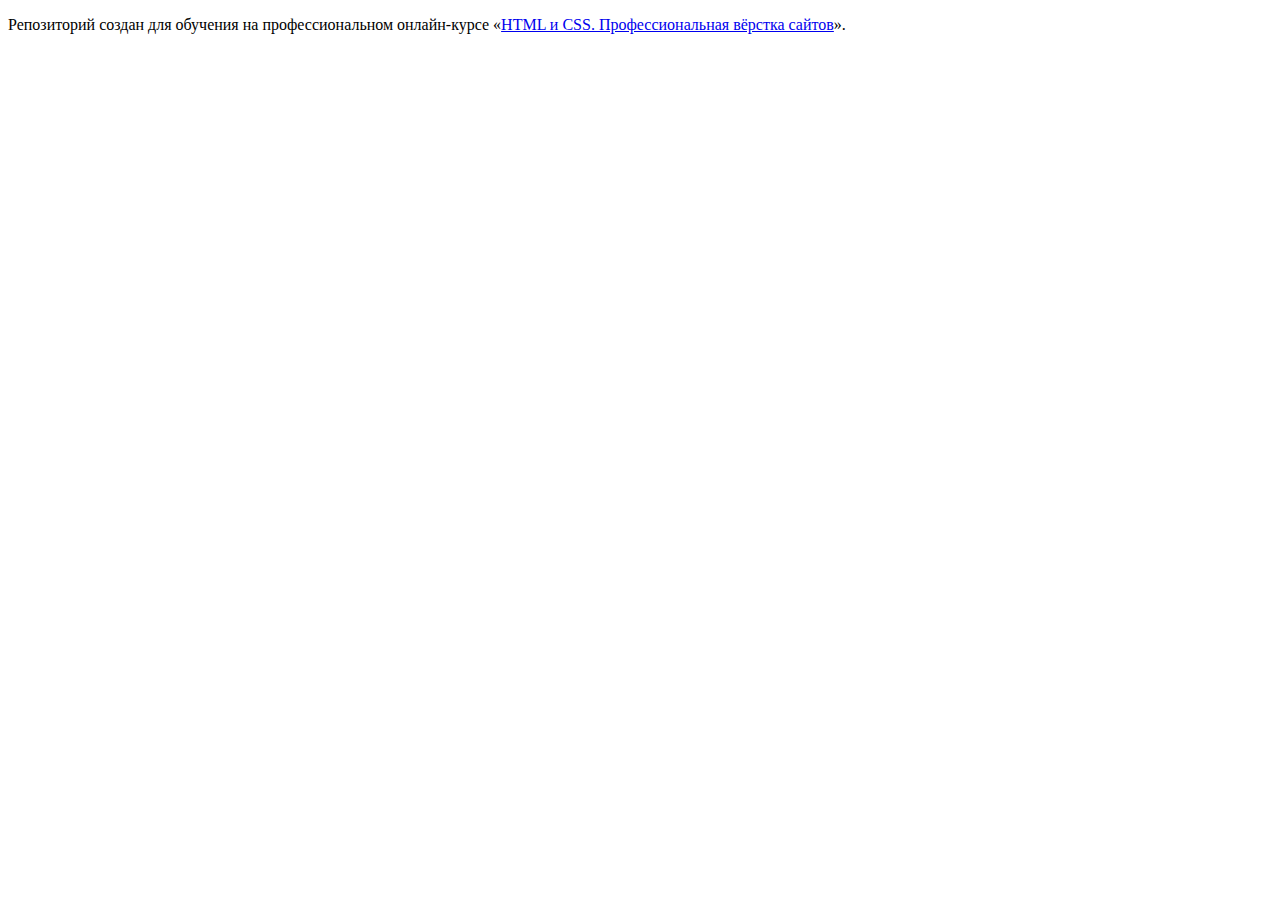
<file: 1/index.html>
<!DOCTYPE html>
<html lang="ru">
  <head>
    <meta charset="utf-8">
    <title>HTML Academy: Седона</title>
    <base href="https://htmlacademy-htmlcss.github.io/1695309-sedona-34/1/">
</head>
  <body>

    <p>Репозиторий создан для обучения на профессиональном онлайн‑курсе «<a href="https://htmlacademy.ru/intensive/htmlcss">HTML и CSS. Профессиональная вёрстка сайтов</a>».</p>

  </body>
</html>
</file>
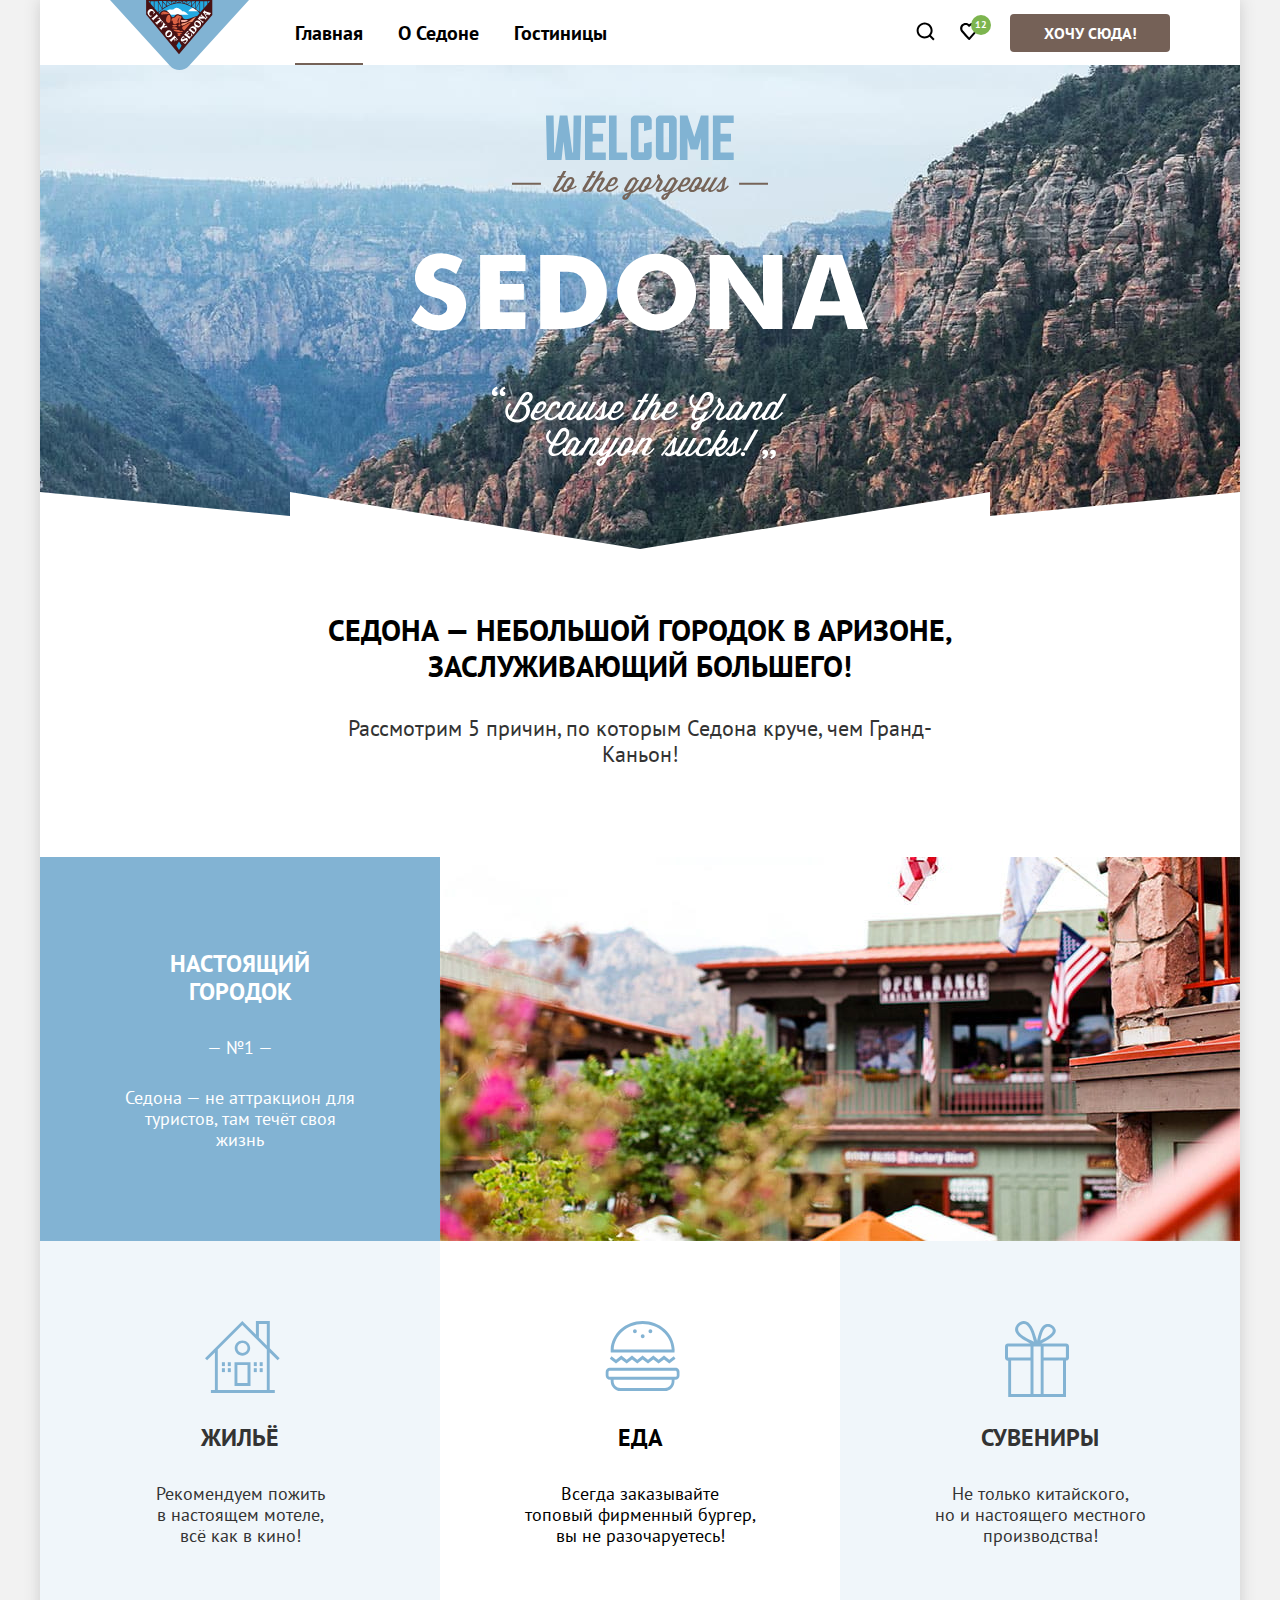
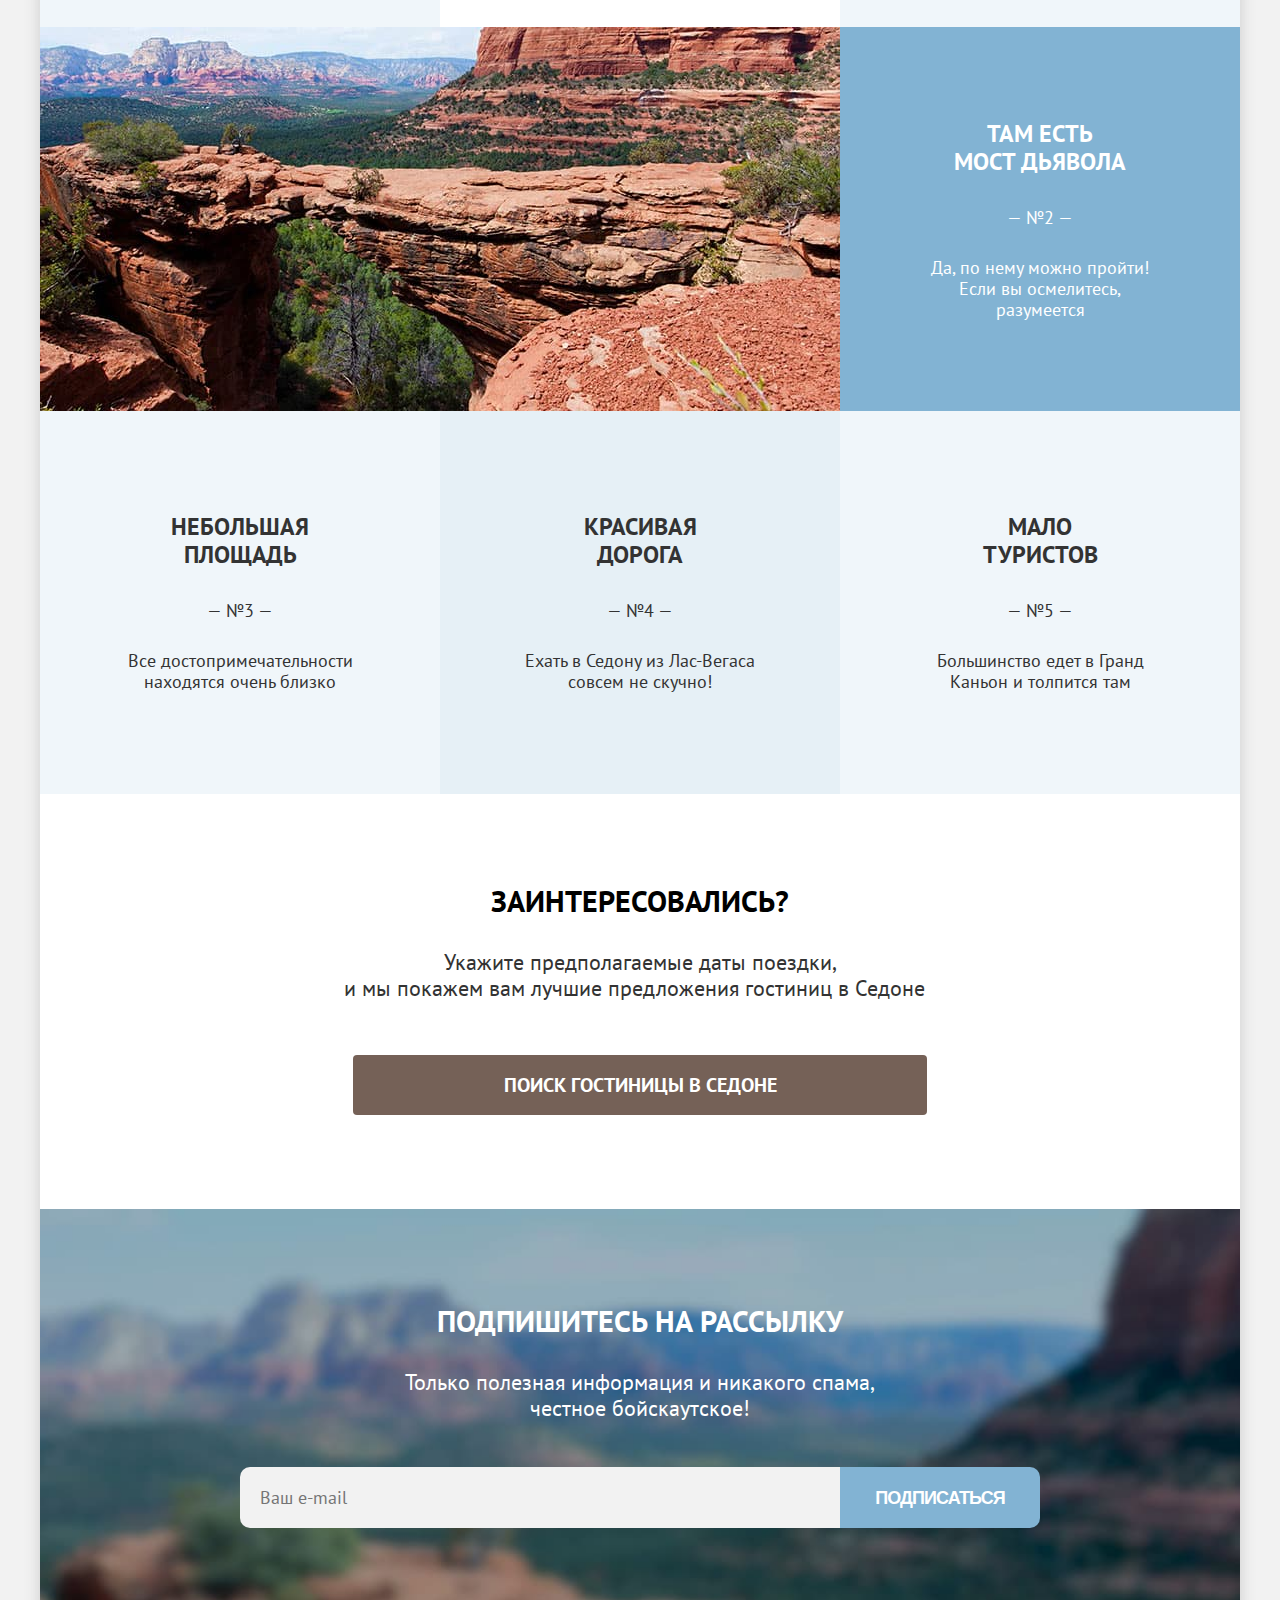
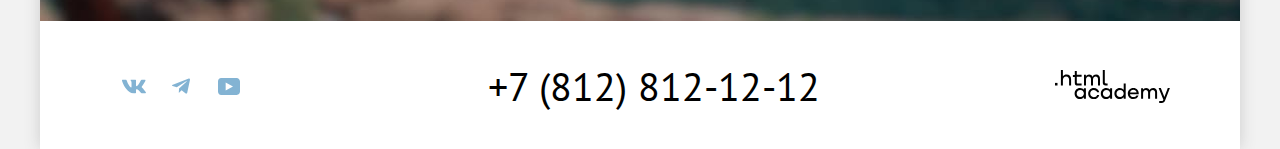
<file: 10/index.html>
<!DOCTYPE html>
<html lang="ru">
  <head>
    <meta charset="utf-8">
    <title>Седона</title>
    <link rel="icon" href="./images/favicon.png">
    <link rel="stylesheet" href="./styles/styles.css">
    <base href="https://htmlacademy-htmlcss.github.io/1695309-sedona-34/10/">
</head>
  <body>
    <div class="container">
      <header class="page-header">
        <a class="navigation-logo" href="#">
          <img class="logo" src="./images/logo.svg" width="139" height="70" alt="Логотип Седоны.">
        </a>
        <nav class="navigation">
          <ul class="navigation-list list">
            <li class="navigation-item">
              <a class="navigation-link current">Главная</a>
            </li>
            <li class="navigation-item">
              <a class="navigation-link" href="#">О Седоне</a>
            </li>
            <li class="navigation-item">
              <a class="navigation-link" href="./catalog.html">Гостиницы</a>
            </li>
          </ul>
        </nav>
        <ul class="navigation-user list">
          <li class="navigation-item">
            <a class="navigation-link" href="#">
              <svg class="navigation-icon" width="21" height="20" aria-hidden="true" focusable="false" viewBox="0 0 21 20" fill="none" xmlns="http://www.w3.org/2000/svg">
                <path d="M19.6143 18.0083L15.9143 14.3287C16.9143 13.0359 17.6143 11.3453 17.6143 9.4558C17.6143 5.08011 14.0143 1.5 9.61426 1.5C5.21426 1.5 1.61426 5.17956 1.61426 9.55525C1.61426 13.9309 5.21426 17.511 9.61426 17.511C11.4143 17.511 13.1143 16.9144 14.5143 15.8204L18.2143 19.5L19.6143 18.0083ZM9.61426 15.5221C6.31426 15.5221 3.61426 12.837 3.61426 9.55525C3.61426 6.27348 6.31426 3.5884 9.61426 3.5884C12.9143 3.5884 15.6143 6.27348 15.6143 9.55525C15.6143 12.837 12.9143 15.5221 9.61426 15.5221Z" fill="currentColor"/>
              </svg>
              <span class="visually-hidden">Поиск</span>
            </a>
          </li>
          <li class="navigation-item">
            <a class="navigation-link" href="#">
              <svg class="navigation-icon heart-icon" width="21" height="20" aria-hidden="true" focusable="false" viewBox="0 0 21 20" fill="none" xmlns="http://www.w3.org/2000/svg">
                <path d="M10.0143 19C9.71426 19 9.41426 18.9 9.21426 18.6C3.81426 12.5 2.51426 11.1 2.21426 10.7C1.51426 9.8 1.11426 8.6 1.11426 7.4C1.11426 4.4 3.51426 2 6.61426 2C7.91426 2 9.11426 2.5 10.1143 3.3C11.1143 2.5 12.4143 2 13.6143 2C16.6143 2 19.1143 4.4 19.1143 7.4C19.1143 8.7 18.6143 9.9 17.8143 10.8L10.8143 18.7C10.6143 18.9 10.4143 19 10.0143 19ZM4.01426 9.5C4.31426 9.9 7.51426 13.5 10.1143 16.4L16.3143 9.4C16.8143 8.9 17.0143 8.2 17.0143 7.4C17.0143 5.6 15.5143 4.1 13.7143 4.1C12.7143 4.1 11.7143 4.6 11.0143 5.4C10.7143 5.7 10.4143 5.8 10.1143 5.8C9.81426 5.8 9.51426 5.6 9.31426 5.4C8.61426 4.6 7.61426 4.1 6.61426 4.1C4.81426 4.1 3.31426 5.6 3.31426 7.4C3.21426 8.3 3.61426 9 4.01426 9.5C3.91426 9.5 3.91426 9.5 4.01426 9.5Z" fill="currentColor"/>
              </svg>
              <span class="visually-hidden">Избранное</span>
              <span class="favotite-number">12</span>
            </a>
          </li>
          <li class="navigation-item">
            <a class="navigation-link button button-want" href="#">Хочу сюда!</a>
          </li>
        </ul>
      </header>

      <main class="main">
        <div class="main-hero">
          <div class="hero-image">
            <img src="./images/welcome.svg" width="458" height="352" alt="На картинке написан текст: Welcome to the gorgeous Sedona. Because the Grand Canyon sucks!">
          </div>
          <div class="hero-image-mask"></div>
        </div>

        <div class="main-text">
          <h1 class="main-title">Седона — небольшой городок в Аризоне, заслуживающий большего!</h1>
          <p class="main-description">Рассмотрим 5 причин, по которым Седона круче, чем Гранд-Каньон!</p>
        </div>

        <section class="advantages">
          <h2 class="visually-hidden">Преимущества</h2>
          <ol class="advantages-list list">
            <li class="advantages-item-sublist">
              <div class="advantages-item card-dark-blue">
                <h3 class="advantages-title">Настоящий городок</h3>
                <span class="advantages-number">№1</span>
                <p class="advantages-description">Седона — не аттракцион для туристов, там течёт своя жизнь</p>
              </div>
              <div class="advantages-image">
                <img class="image" src="./images/advantage-photo-1.jpg" width="800" height="384" alt="Улица Седоны.">
              </div>
              <ul class="advantages-list list">
                <li class="advantages-item advantages-card card-light-blue home">
                  <h4 class="advantages-title">Жильё</h4>
                  <p class="advantages-description">Рекомендуем пожить в&nbsp;настоящем мотеле, всё&nbsp;как&nbsp;в&nbsp;кино!</p>
                </li>
                <li class="advantages-item advantages-card food">
                  <h4 class="advantages-title">Еда</h4>
                  <p class="advantages-description">Всегда заказывайте топовый&nbsp;фирменный&nbsp;бургер, вы&nbsp;не&nbsp;разочаруетесь!</p>
                </li>
                <li class="advantages-item advantages-card card-light-blue souvenir">
                  <h4 class="advantages-title">Сувениры</h4>
                  <p class="advantages-description">Не только китайского, но&nbsp;и&nbsp;настоящего местного производства!</p>
                </li>
              </ul>
            </li>

            <li class="advantages-item-sublist">
              <div class="advantages-image">
                <img class="image" src="./images/advantage-photo-2.jpg" width="800" height="384" alt="Мост дьявола.">
              </div>
              <div class="advantages-item card-dark-blue">
                <h3 class="advantages-title">Там есть мост дьявола</h3>
                <span class="advantages-number">№2</span>
                <p class="advantages-description">Да, по нему можно пройти! Если вы осмелитесь, разумеется</p>
              </div>
            </li>

            <li class="advantages-item card-short-text card-light-blue">
              <h3 class="advantages-title">Небольшая площадь</h3>
              <span class="advantages-number">№3</span>
              <p class="advantages-description">Все достопримечательности находятся очень близко</p>
            </li>

            <li class="advantages-item card-short-text card-blue">
              <h3 class="advantages-title">Красивая дорога</h3>
              <span class="advantages-number">№4</span>
              <p class="advantages-description">Ехать в Седону из Лас-Вегаса совсем не скучно!</p>
            </li>

            <li class="advantages-item card-short-text card-light-blue">
              <h3 class="advantages-title">Мало туристов</h3>
              <span class="advantages-number">№5</span>
              <p class="advantages-description">Большинство едет в Гранд Каньон и толпится там</p>
            </li>
          </ol>
        </section>

        <section class="search-section">
          <div class="search-text">
            <h2 class="section-title">Заинтересовались?</h2>
              <p class="section-description">Укажите предполагаемые даты поездки, и&nbsp;мы&nbsp;покажем&nbsp;вам&nbsp;лучшие&nbsp;предложения&nbsp;гостиниц&nbsp;в&nbsp;Седоне&nbsp;&nbsp;</p>
              <a class="button-section button-search" href="./catalog.html">Поиск гостиницы в Седоне</a>
          </div>
        </section>

        <section class="subscription-section">
          <div class="subscription-text">
            <h2 class="section-title">Подпишитесь на рассылку</h2>
            <p class="section-description">Только полезная информация и никакого спама, честное бойскаутское!</p>
          </div>
          <form class="subscription-form" action="https://echo.htmlacademy.ru/" method="post">
            <input class="input-text" type="email" name="email" placeholder="Ваш e-mail" required>
            <button class="button-section button-subscribe" type="submit">Подписаться</button>
          </form>
        </section>
      </main>

      <footer class="page-footer">
        <h2 class="visually-hidden">Наши контакты</h2>
        <ul class="socials-list list">
          <li class="socials-item">
            <a class="socials-link" href="https://vk.com/htmlacademy">
              <svg class="socials-svg" width="24" height="15" aria-hidden="true" focusable="false" viewBox="0 0 24 15" fill="none" xmlns="http://www.w3.org/2000/svg">
                <g clip-path="url(#clip0_33515_1186)">
                <path fill-rule="evenodd" clip-rule="evenodd" d="M23.45 1.448C23.616 0.902 23.45 0.5 22.655 0.5H20.03C19.362 0.5 19.054 0.847 18.887 1.23C18.887 1.23 17.552 4.426 15.661 6.502C15.049 7.104 14.771 7.295 14.437 7.295C14.27 7.295 14.019 7.104 14.019 6.557V1.448C14.019 0.792 13.835 0.5 13.279 0.5H9.151C8.734 0.5 8.483 0.804 8.483 1.093C8.483 1.714 9.429 1.858 9.526 3.606V7.404C9.526 8.237 9.373 8.388 9.039 8.388C8.149 8.388 5.984 5.177 4.699 1.503C4.45 0.788 4.198 0.5 3.527 0.5H0.9C0.15 0.5 0 0.847 0 1.23C0 1.912 0.89 5.3 4.145 9.781C6.315 12.841 9.37 14.5 12.153 14.5C13.822 14.5 14.028 14.132 14.028 13.497V11.184C14.028 10.447 14.186 10.3 14.715 10.3C15.105 10.3 15.772 10.492 17.33 11.967C19.11 13.716 19.403 14.5 20.405 14.5H23.03C23.78 14.5 24.156 14.132 23.94 13.404C23.702 12.68 22.852 11.629 21.725 10.382C21.113 9.672 20.195 8.907 19.916 8.524C19.527 8.033 19.638 7.814 19.916 7.377C19.916 7.377 23.116 2.951 23.449 1.448H23.45Z" fill="currentColor"/>
                </g>
                <defs>
                <clipPath id="clip0_33515_1186">
                <rect width="24.0005" height="14" fill="white" transform="translate(0 0.5)"/>
                </clipPath>
                </defs>
              </svg>
              <span class="visually-hidden">Вконтакте</span>
            </a>
          </li>
          <li class="socials-item">
            <a class="socials-link" href="https://t.me/htmlacademy">
              <svg width="18" height="17" aria-hidden="true" focusable="false" viewBox="0 0 18 17" fill="none" xmlns="http://www.w3.org/2000/svg">
                <path d="M16.7855 0.59926L0.840977 6.74776C-0.247172 7.18481 -0.240877 7.79184 0.641333 8.06253L4.73493 9.33953L14.2063 3.3637C14.6542 3.09121 15.0634 3.2378 14.727 3.53636L7.05332 10.4619H7.05152L7.05332 10.4628L6.77094 14.6823C7.18462 14.6823 7.36718 14.4925 7.5992 14.2686L9.58754 12.3351L13.7234 15.39C14.486 15.81 15.0337 15.5941 15.2234 14.6841L17.9384 1.88885C18.2163 0.774623 17.513 0.270117 16.7855 0.59926Z" fill="currentColor"/>
                </svg>
              <span class="visually-hidden">Телеграм</span>
            </a>
          </li>
          <li class="socials-item">
            <a class="socials-link" href="https://www.youtube.com/user/htmlacademyru">
              <svg width="22" height="17" aria-hidden="true" focusable="false" viewBox="0 0 22 17" fill="none" xmlns="http://www.w3.org/2000/svg">
                <path d="M18.607 0H3.17413C1.31343 0 0 1.59375 0 3.4V13.4937C0 15.4062 1.31343 17 3.17413 17H18.8259C20.4677 17 22 15.4062 22 13.6V3.4C21.7811 1.59375 20.4677 0 18.607 0ZM7.66169 12.5375V4.4625L14.995 8.5L7.66169 12.5375Z" fill="currentColor"/>
              </svg>
              <span class="visually-hidden">Youtube</span>
            </a>
          </li>
        </ul>
        <a class="phone" href="tel:+78128121212">+7 (812) 812-12-12</a>
        <div class="logo-wrap">
          <a class="logo-link" href="https://htmlacademy.ru/">
            <svg class="logo-svg" width="115" height="34" aria-hidden="true" focusable="false" viewBox="0 0 115 34" fill="none" xmlns="http://www.w3.org/2000/svg">
              <path d="M0 13.9V16.5H2.5V13.9H0Z" fill="currentColor"/>
              <path d="M11.6 5.5C10 5.5 8.8 6.2 8 7.2H7.9V1H5.9V16.5H7.9V11.2C7.9 9.1 9.2 7.6 11.2 7.6C13 7.6 14.1 9 14.1 10.8V16.5H16.1V10.4C16.2 7.4 14.3 5.5 11.6 5.5Z" fill="currentColor"/>
              <path d="M26.6 5.8H21.8V2.1H19.8V5.9H17.9V7.9H19.8V13.9C19.8 15.6 20.8 16.6 22.5 16.6H26.6V14.6H22.9C22.2 14.6 21.8 14.2 21.8 13.5V7.8H26.6V5.8Z" fill="currentColor"/>
              <path d="M41.1 5.6C39.5 5.6 38.2 6.4 37.6 7.7H37.5C36.9 6.5 35.7 5.6 34.1 5.6C32.7 5.6 31.6 6.4 31 7.4H30.9V5.8H29V16.4H31V11C31 9 32 7.5 33.6 7.5C35.1 7.5 36 8.5 36 10.1V16.4H38V10.8C38 8.4 39.4 7.5 40.6 7.5C42.1 7.5 43 8.5 43 10.1V16.4H45V9.9C45.1 7.4 43.6 5.6 41.1 5.6Z" fill="currentColor"/>
              <path d="M47.8 13.7C47.8 15.4 48.8 16.4 50.6 16.4H52.6V14.4H50.9C50.2 14.4 49.8 14 49.8 13.3V1H47.8V13.7Z" fill="currentColor"/>
              <path d="M28.9 20.7C28 19.6 26.7 18.9 25 18.9C21.9 18.9 19.6 21.2 19.6 24.5C19.6 27.8 21.9 30.1 25 30.1C26.8 30.1 28 29.3 28.8 28.2H28.9V29.8H30.9V19.2H28.9V20.7ZM25.3 28.1C23.1 28.1 21.7 26.5 21.7 24.5C21.7 22.5 23.1 20.9 25.3 20.9C27.5 20.9 28.9 22.5 28.9 24.5C28.9 26.4 27.5 28.1 25.3 28.1Z" fill="currentColor"/>
              <path d="M44.2 23C43.7 20.6 41.6 18.9 38.8 18.9C35.4 18.9 33.2 21.4 33.2 24.5C33.2 27.6 35.4 30.1 38.8 30.1C41.6 30.1 43.7 28.3 44.2 25.9H42.1C41.7 27.2 40.4 28.2 38.8 28.2C36.6 28.2 35.2 26.6 35.2 24.6C35.2 22.6 36.6 21 38.8 21C40.4 21 41.6 22 42.1 23.2H44.2V23Z" fill="currentColor"/>
              <path d="M55.1 20.7C54.2 19.6 52.9 18.9 51.2 18.9C48.1 18.9 45.8 21.2 45.8 24.5C45.8 27.8 48.1 30.1 51.2 30.1C53 30.1 54.2 29.3 55 28.2H55.1V29.8H57.1V19.2H55.1V20.7ZM51.5 28.1C49.3 28.1 47.9 26.5 47.9 24.5C47.9 22.5 49.3 20.9 51.5 20.9C53.7 20.9 55.1 22.5 55.1 24.5C55.1 26.4 53.6 28.1 51.5 28.1Z" fill="currentColor"/>
              <path d="M68.7 20.8C67.8 19.7 66.5 18.9 64.8 18.9C61.7 18.9 59.4 21.2 59.4 24.5C59.4 27.8 61.6 30.1 64.8 30.1C66.5 30.1 67.8 29.3 68.6 28.3H68.7V29.8H70.7V14.4H68.7V20.8ZM65.1 28.1C62.9 28.1 61.5 26.5 61.5 24.5C61.5 22.5 62.9 20.9 65.1 20.9C67.3 20.9 68.7 22.5 68.7 24.5C68.6 26.5 67.2 28.1 65.1 28.1Z" fill="currentColor"/>
              <path d="M78.3 18.9C75 18.9 72.8 21.4 72.8 24.5C72.8 27.5 74.9 30.1 78.3 30.1C80.8 30.1 82.8 28.8 83.5 26.5H81.4C80.9 27.5 79.8 28.1 78.4 28.1C76.5 28.1 75.1 26.8 75 25.2H83.8C84 21.6 81.8 18.9 78.3 18.9ZM78.3 20.8C80 20.8 81.3 21.8 81.6 23.4H75.1C75.4 21.9 76.6 20.8 78.3 20.8Z" fill="currentColor"/>
              <path d="M98.2 18.9C96.6 18.9 95.3 19.7 94.6 20.9H94.5C93.9 19.7 92.7 18.9 91.1 18.9C89.7 18.9 88.6 19.6 88 20.7V19.2H86.1V29.8H88.1V24.4C88.1 22.4 89.1 21 90.7 20.9C92.2 20.9 93.1 21.9 93.1 23.5V29.8H95.1V24.2C95.1 21.8 96.5 20.9 97.7 20.9C99.2 20.9 100.1 21.9 100.1 23.5V29.8H102.1V23.3C102.2 20.7 100.7 18.9 98.2 18.9Z" fill="currentColor"/>
              <path d="M109.4 28L105.8 19.1H103.6L108.4 30.7C108.1 31.6 107.7 31.9 106.7 31.9H104.2V33.9H106.7C108.5 33.9 109.5 33.1 110.2 31.3L114.9 19.1H112.8L109.4 28Z" fill="currentColor"/>
              </svg>
            <span class="visually-hidden">Логотип HTML Академии</span>
          </a>
        </div>
      </footer>
    </div>
    <div class="modal-container modal-container-close">
      <div class="modal">
        <div class="modal-header">
          <h2 class="modal-title">Поиск гостиницы в Седоне</h2>
          <button class="modal-close-button">
            <svg width="21" height="20" aria-hidden="true" focusable="false" viewBox="0 0 21 20" fill="none" xmlns="http://www.w3.org/2000/svg">
              <path d="M17.1143 4.29231L15.822 3L10.1143 8.70769L4.40657 3L3.11426 4.29231L8.82195 10L3.11426 15.7077L4.40657 17L10.1143 11.2923L15.822 17L17.1143 15.7077L11.4066 10L17.1143 4.29231Z" fill="currentColor"/>
            </svg>
            <span class="visually-hidden">Закрыть</span>
          </button>
        </div>

        <form class="modal-form" action="https://echo.htmlacademy.ru/" method="post">
          <label class="modal-label" for="arrive">Дата Заезда:</label>
          <div class="input-date-wrap">
          <input class="input-date" type="text" id="arrive" name="arrival-date" placeholder="27 апреля&ensp;2020" required>
          <button class="calendar-button" type="button">
            <svg width="21" height="20" aria-hidden="true" focusable="false" viewBox="0 0 21 20" fill="none" xmlns="http://www.w3.org/2000/svg">
              <path d="M7.86426 12C8.16426 12 8.36426 11.8 8.36426 11.5C8.36426 11.2 8.16426 11 7.86426 11C7.56426 11 7.36426 11.2 7.36426 11.5C7.36426 11.8 7.56426 12 7.86426 12Z" fill="currentColor"/>
              <path d="M17.1143 4H15.1143V2H14.1143V4H6.11426V2H5.11426V4H3.11426C2.51426 4 2.11426 4.4 2.11426 5V16C2.11426 16.5 2.51426 17 3.11426 17H17.1143C17.6143 17 18.1143 16.5 18.1143 16V5C18.1143 4.4 17.6143 4 17.1143 4ZM17.1143 16H3.11426V9H17.1143V16ZM3.11426 8V5H5.11426V7H6.11426V5H14.1143V7H15.1143V5H17.1143V8H3.11426Z" fill="currentColor"/>
              <path d="M10.1143 12C10.4143 12 10.6143 11.8 10.6143 11.5C10.6143 11.2 10.4143 11 10.1143 11C9.81426 11 9.61426 11.2 9.61426 11.5C9.61426 11.8 9.81426 12 10.1143 12Z" fill="currentColor"/>
              <path d="M12.3643 12C12.6643 12 12.8643 11.8 12.8643 11.5C12.8643 11.2 12.6643 11 12.3643 11C12.0643 11 11.8643 11.2 11.8643 11.5C11.8643 11.8 12.0643 12 12.3643 12Z" fill="currentColor"/>
              <path d="M7.86426 13C7.56426 13 7.36426 13.2 7.36426 13.5C7.36426 13.8 7.56426 14 7.86426 14C8.16426 14 8.36426 13.8 8.36426 13.5C8.36426 13.2 8.16426 13 7.86426 13Z" fill="currentColor"/>
              <path d="M5.61426 12C5.91426 12 6.11426 11.8 6.11426 11.5C6.11426 11.2 5.91426 11 5.61426 11C5.31426 11 5.11426 11.2 5.11426 11.5C5.11426 11.8 5.31426 12 5.61426 12Z" fill="currentColor"/>
              <path d="M5.61426 13C5.31426 13 5.11426 13.2 5.11426 13.5C5.11426 13.8 5.31426 14 5.61426 14C5.91426 14 6.11426 13.8 6.11426 13.5C6.11426 13.2 5.91426 13 5.61426 13Z" fill="currentColor"/>
              <path d="M10.1143 13C9.81426 13 9.61426 13.2 9.61426 13.5C9.61426 13.8 9.81426 14 10.1143 14C10.4143 14 10.6143 13.8 10.6143 13.5C10.6143 13.2 10.4143 13 10.1143 13Z" fill="currentColor"/>
              <path d="M12.3643 13C12.0643 13 11.8643 13.2 11.8643 13.5C11.8643 13.8 12.0643 14 12.3643 14C12.6643 14 12.8643 13.8 12.8643 13.5C12.8643 13.2 12.6643 13 12.3643 13Z" fill="currentColor"/>
              <path d="M14.6143 12C14.9143 12 15.1143 11.8 15.1143 11.5C15.1143 11.2 14.9143 11 14.6143 11C14.3143 11 14.1143 11.2 14.1143 11.5C14.1143 11.8 14.3143 12 14.6143 12Z" fill="#d6d5d5"/>
              <path d="M14.6143 13C14.3143 13 14.1143 13.2 14.1143 13.5C14.1143 13.8 14.3143 14 14.6143 14C14.9143 14 15.1143 13.8 15.1143 13.5C15.1143 13.2 14.9143 13 14.6143 13Z" fill="currentColor"/>
            </svg>
            <span class="visually-hidden">Выбрать в календаре</span>
          </button>
          </div>

          <p class="accept-text error">Мы не можем отправить вас в прошлое.</p>

          <label class="modal-label" for="leave">Дата Выезда:</label>
          <div class="input-date-wrap">
            <input class="input-date" type="text" id="leave" name="arrival-date" placeholder="1 сентября&ensp;2021" required>
            <button class="calendar-button" type="button">
              <svg width="21" height="20" aria-hidden="true" focusable="false" viewBox="0 0 21 20" fill="none" xmlns="http://www.w3.org/2000/svg">
                <path d="M7.86426 12C8.16426 12 8.36426 11.8 8.36426 11.5C8.36426 11.2 8.16426 11 7.86426 11C7.56426 11 7.36426 11.2 7.36426 11.5C7.36426 11.8 7.56426 12 7.86426 12Z" fill="currentColor"/>
                <path d="M17.1143 4H15.1143V2H14.1143V4H6.11426V2H5.11426V4H3.11426C2.51426 4 2.11426 4.4 2.11426 5V16C2.11426 16.5 2.51426 17 3.11426 17H17.1143C17.6143 17 18.1143 16.5 18.1143 16V5C18.1143 4.4 17.6143 4 17.1143 4ZM17.1143 16H3.11426V9H17.1143V16ZM3.11426 8V5H5.11426V7H6.11426V5H14.1143V7H15.1143V5H17.1143V8H3.11426Z" fill="currentColor"/>
                <path d="M10.1143 12C10.4143 12 10.6143 11.8 10.6143 11.5C10.6143 11.2 10.4143 11 10.1143 11C9.81426 11 9.61426 11.2 9.61426 11.5C9.61426 11.8 9.81426 12 10.1143 12Z" fill="currentColor"/>
                <path d="M12.3643 12C12.6643 12 12.8643 11.8 12.8643 11.5C12.8643 11.2 12.6643 11 12.3643 11C12.0643 11 11.8643 11.2 11.8643 11.5C11.8643 11.8 12.0643 12 12.3643 12Z" fill="currentColor"/>
                <path d="M7.86426 13C7.56426 13 7.36426 13.2 7.36426 13.5C7.36426 13.8 7.56426 14 7.86426 14C8.16426 14 8.36426 13.8 8.36426 13.5C8.36426 13.2 8.16426 13 7.86426 13Z" fill="currentColor"/>
                <path d="M5.61426 12C5.91426 12 6.11426 11.8 6.11426 11.5C6.11426 11.2 5.91426 11 5.61426 11C5.31426 11 5.11426 11.2 5.11426 11.5C5.11426 11.8 5.31426 12 5.61426 12Z" fill="currentColor"/>
                <path d="M5.61426 13C5.31426 13 5.11426 13.2 5.11426 13.5C5.11426 13.8 5.31426 14 5.61426 14C5.91426 14 6.11426 13.8 6.11426 13.5C6.11426 13.2 5.91426 13 5.61426 13Z" fill="currentColor"/>
                <path d="M10.1143 13C9.81426 13 9.61426 13.2 9.61426 13.5C9.61426 13.8 9.81426 14 10.1143 14C10.4143 14 10.6143 13.8 10.6143 13.5C10.6143 13.2 10.4143 13 10.1143 13Z" fill="currentColor"/>
                <path d="M12.3643 13C12.0643 13 11.8643 13.2 11.8643 13.5C11.8643 13.8 12.0643 14 12.3643 14C12.6643 14 12.8643 13.8 12.8643 13.5C12.8643 13.2 12.6643 13 12.3643 13Z" fill="currentColor"/>
                <path d="M14.6143 12C14.9143 12 15.1143 11.8 15.1143 11.5C15.1143 11.2 14.9143 11 14.6143 11C14.3143 11 14.1143 11.2 14.1143 11.5C14.1143 11.8 14.3143 12 14.6143 12Z" fill="#d6d5d5"/>
                <path d="M14.6143 13C14.3143 13 14.1143 13.2 14.1143 13.5C14.1143 13.8 14.3143 14 14.6143 14C14.9143 14 15.1143 13.8 15.1143 13.5C15.1143 13.2 14.9143 13 14.6143 13Z" fill="currentColor"/>
              </svg>
              <span class="visually-hidden">Выбрать в календаре</span>
            </button>
          </div>

          <p class="accept-text">На эти даты есть свободные номера. Пока есть.</p>

          <label class="modal-label" for="adult-number">Взрослые:</label>
          <div class="input-number-wrap">
            <button class="number-operator button-minus">
              <svg class="minus" width="21" height="20" aria-hidden="true" focusable="false" viewBox="0 0 21 20" fill="none" xmlns="http://www.w3.org/2000/svg">
                <path d="M3.11426 9V11H17.1143V9H3.11426Z" fill="currentColor"/>
              </svg>
              <span class="visually-hidden">Уменьшить количество</span>
            </button>
            <input class="guest-number" id="adult-number" name="number" type="number" value="2">
            <button class="number-operator button-plus">
              <svg class="plus" width="20" height="20" aria-hidden="true" focusable="false" viewBox="0 0 20 20" fill="none" xmlns="http://www.w3.org/2000/svg">
                <path d="M17 9H11V3H9V9H3V11H9V17H11V11H17V9Z" fill="currentColor"/>
              </svg>
              <span class="visually-hidden">Увеличить количество</span>
            </button>
          </div>

          <span class="kid-label-tooltip">
            <label class="modal-label guest-kid" for="kids-number">Дети:</label>
            <span class="tooltip">
              <button class="tooltip-toggle" type="button" aria-labelledby="tooltip-label"></button>
              <span class="tooltip-text" role="tooltip" id="tooltip-label">Укажите количество детей, которые будут с вами, возраст которых от 6 до 18 лет. Дети до&nbsp;6 лет размещаются бесплатно.</span>
            </span>
          </span>

          <div class="input-number-wrap">
            <button class="number-operator button-minus">
              <svg class="minus" width="21" height="20" aria-hidden="true" focusable="false" viewBox="0 0 21 20" fill="none" xmlns="http://www.w3.org/2000/svg">
                <path d="M3.11426 9V11H17.1143V9H3.11426Z" fill="currentColor"/>
              </svg>
              <span class="visually-hidden">Уменьшить количество</span>
            </button>
            <input class="guest-number" id="kids-number" name="number" type="number" value="1">
            <button class="number-operator button-plus">
              <svg class="plus" width="20" height="20" aria-hidden="true" focusable="false" viewBox="0 0 20 20" fill="none" xmlns="http://www.w3.org/2000/svg">
                <path d="M17 9H11V3H9V9H3V11H9V17H11V11H17V9Z" fill="currentColor"/>
              </svg>
            </button>
            <span class="visually-hidden">Увеличить количество</span>
          </div>
          <button class="modal-button" type="submit">Найти</button>
        </form>
      </div>
    </div>
  </body>
</html>
</file>
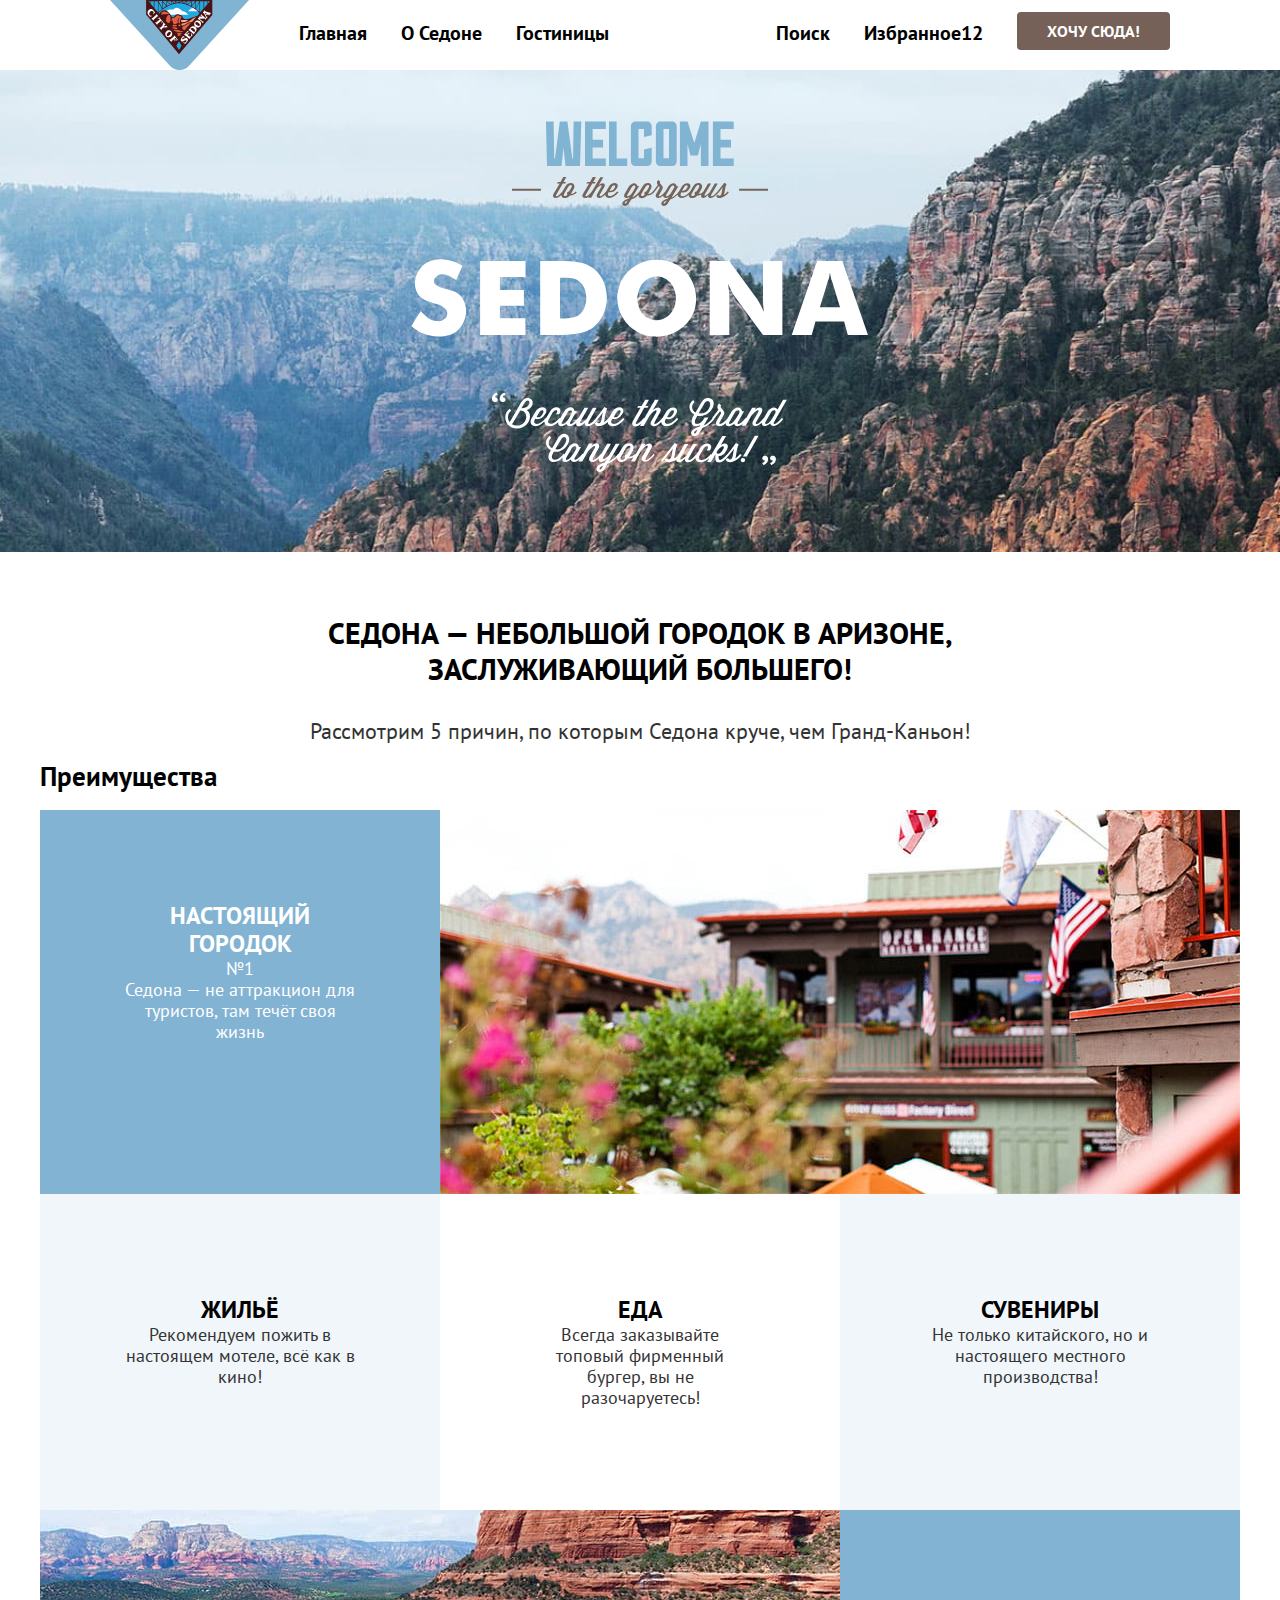
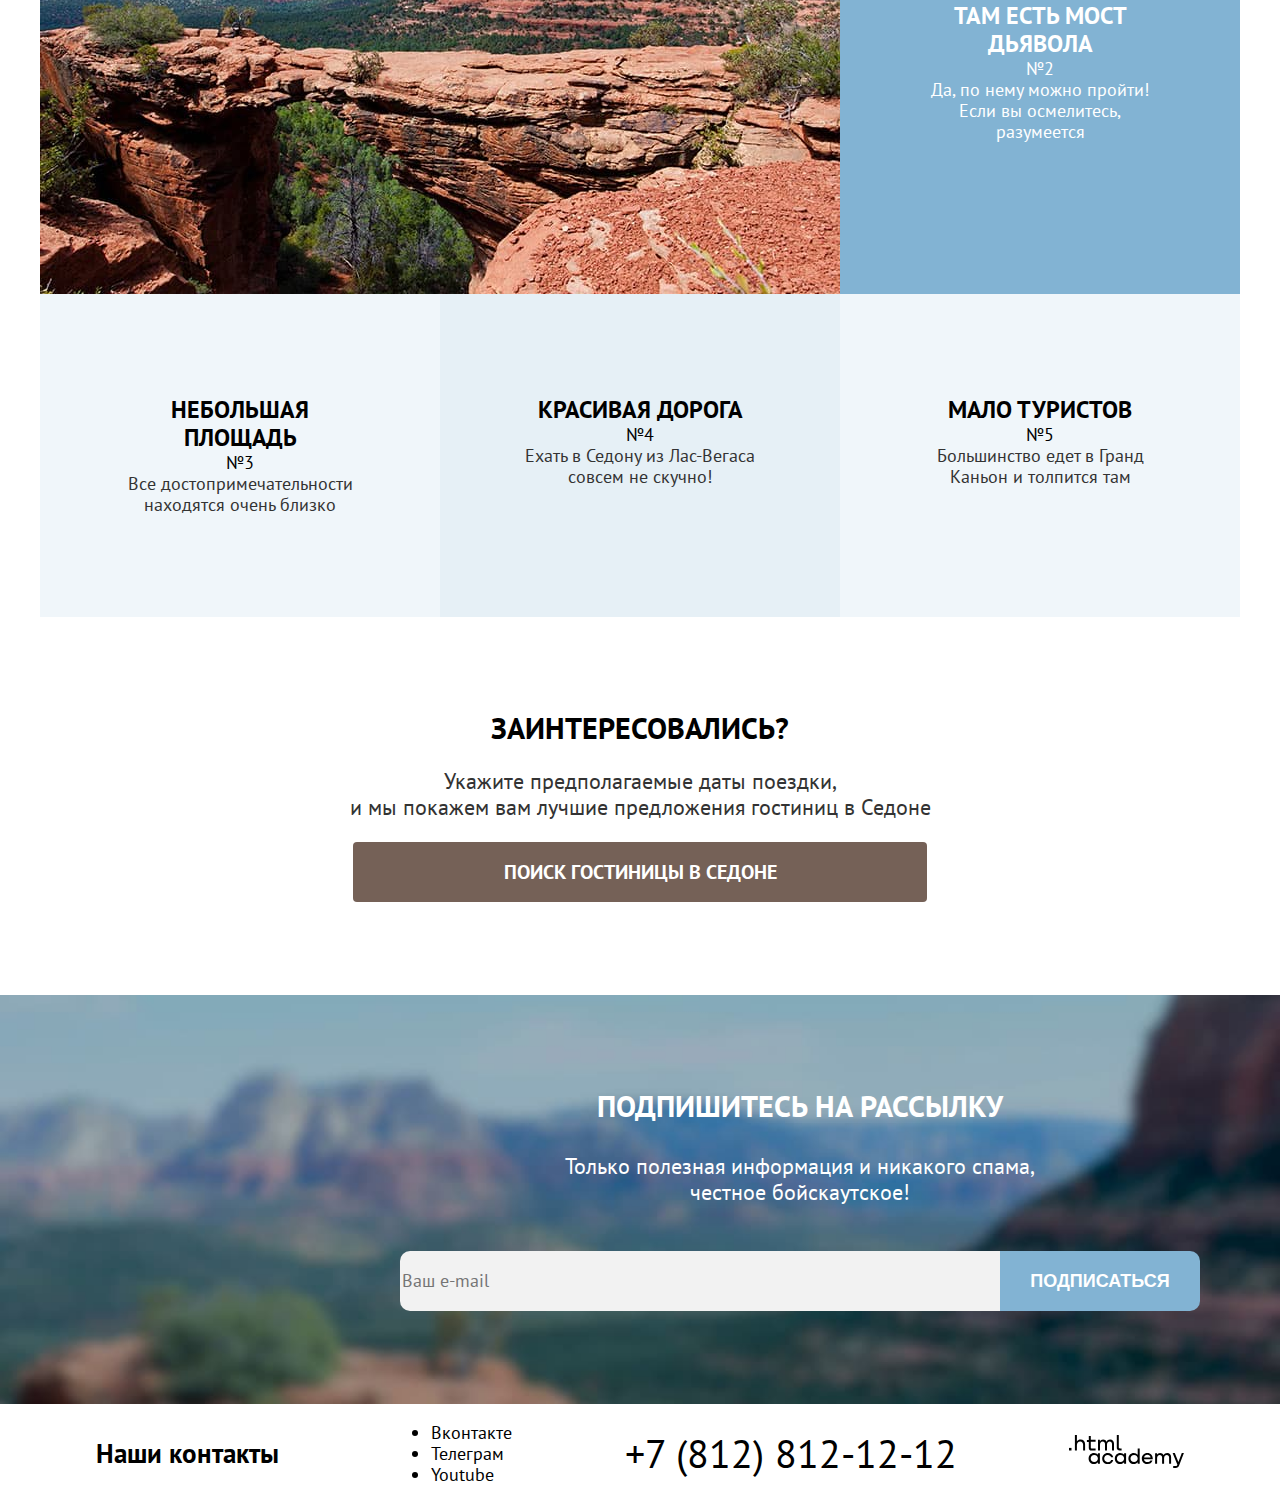
<file: 5/index.html>
<!DOCTYPE html>
<html lang="ru">
  <head>
    <meta charset="utf-8">
    <title>HTML Academy: Седона</title>
    <link rel="stylesheet" href="./styles/styles.css">
    <base href="https://htmlacademy-htmlcss.github.io/1695309-sedona-34/5/">
</head>
  <body>
    <header class="page-header container">
      <img src="./images/logo.svg" width="139" height="70" alt="Логотип Седоны" class="logo">
      <nav class="navigation">
        <ul class="navigation-list list">
          <li class="navigation-item"><a class="navigation-link current" current>Главная</a></li>
          <li class="navigation-item"><a href="#" class="navigation-link">О Седоне</a></li>
          <li class="navigation-item"><a href="./catalog.html" class="navigation-link">Гостиницы</a></li>
        </ul>
      </nav>
      <ul class="navigation-user list">
        <li class="navigation-item"><a href="#" class="navigation-link"><span class="visually-hidden">Поиск</span></a></li>
        <li class="navigation-item"><a href="#" class="navigation-link"><span class="visually-hidden">Избранное</span><span>12</span></a></li>
        <li class="navigation-item"><a href="#" class="navigation-link button button-want">Хочу сюда!</a></li>
      </ul>
    </header>

    <main class="main">
      <div class="main-hero">
        <div class="hero-image container">
          <img src="./images/welcome.svg" width="458" height="352" alt="На картинке написан текст: Welcome to the gorgeous Sedona. Because the Grand Canyon sucks!">
        </div>
      </div>

      <div class="main-text container">
        <h1 class="main-title">Седона — небольшой городок в Аризоне, заслуживающий большего!</h1>
        <p class="main-description">Рассмотрим 5 причин, по которым Седона круче, чем Гранд-Каньон!</p>
      </div>

      <section class="advantages container">
        <h2 class="visually-hidden">Преимущества</h2>
        <ol class="advantages-list list">
          <li>
            <div class="row row-one">
              <div class="advantages-item">
                <h3 class="advantages-title">Настоящий городок</h3>
                <span class="advantages-number">№1</span>
                <p class="advantages-description">Седона — не аттракцион для туристов, там течёт своя жизнь</p>
              </div>
              <div>
                <img src="./images/advantage-photo-1.jpg" class="image" width="800" height="384" alt="Улица Седоны">
              </div>
            </div>

            <ul class="row row-two list">
              <li class="advantages-item light-blue">
                <h4 class="advantages-title">Жильё</h4>
                <p class="advantages-description">Рекомендуем пожить в настоящем мотеле, всё как в кино!</p>
              </li>
              <li class="advantages-item">
                <h4 class="advantages-title">Еда</h4>
                <p class="advantages-description">Всегда заказывайте топовый фирменный бургер, вы не разочаруетесь!</p>
              </li>
              <li class="advantages-item light-blue">
                <h4 class="advantages-title">Сувениры</h4>
                <p class="advantages-description">Не только китайского, но и настоящего местного производства!</p>
              </li>
            </ul>
          </li>

          <li class="row row-three">
            <div class="advantages-item dark-blue">
              <h3 class="advantages-title">Там есть мост дьявола</h3>
              <span class="advantages-number">№2</span>
              <p class="advantages-description">Да, по нему можно пройти! Если вы осмелитесь, разумеется</p>
            </div>

            <div>
              <img src="./images/advantage-photo-2.jpg" class="image" width="800" height="384" alt="Мост дьявола">
            </div>
          </li>
          <div class="row row-four">
            <li class="advantages-item light-blue">
              <h3 class="advantages-title">Небольшая площадь</h3>
              <span class="advantages-number">№3</span>
              <p class="advantages-description">Все достопримечательности находятся очень близко</p>
            </li>
            <li class="advantages-item blue">
              <h3 class="advantages-title">Красивая дорога</h3>
              <span class="advantages-number">№4</span>
              <p class="advantages-description">Ехать в Седону из Лас-Вегаса совсем не скучно!</p>
            </li>
            <li class="advantages-item light-blue">
              <h3 class="advantages-title">Мало туристов</h3>
              <span class="advantages-number">№5</span>
              <p class="advantages-description">Большинство едет в Гранд Каньон и толпится там</p>
            </li>
          </div>

        </ol>
      </section>

      <section class="search-section container">
        <h2 class="section-title">Заинтересовались?</h2>
        <p class="section-description">Укажите предполагаемые даты поездки,<br>и мы покажем вам лучшие предложения гостиниц в Седоне</p>
        <a href="./catalog.html" class="button-section button-search">Поиск гостиницы в Седоне</a>
      </section>

      <section class="subscription-section">
        <div class="container">
          <h2 class="section-title">Подпишитесь на рассылку</h2>
          <p class="section-description">Только полезная информация и никакого спама,<br> честное бойскаутское!</p>
          <form class="subscription-form" action="https://echo.htmlacademy.ru/" method="post">
            <input type="email" class="input-text" name="email" placeholder="Ваш e-mail">
            <button class="button-section button-subscibe" type="submit">Подписаться</button>
          </form>
        </div>
      </section>
    </main>

    <footer class="page-footer container">
      <h2 class="visually-hidden">Наши контакты</h2>
      <ul class="socials-list lis">
        <li class="socials-item">
          <a href="https://vk.com/htmlacademy" class="socials-link">
            <span class="visually-hidden">Вконтакте</span>
          </a>
        </li>
        <li class="socials-item">
          <a href="https://t.me/htmlacademy " class="socials-link">
            <span class="visually-hidden">Телеграм</span>
          </a>
        </li>
        <li class="socials-item">
          <a href="https://www.youtube.com/user/htmlacademyru" class="socials-link">
            <span class="visually-hidden">Youtube</span>
          </a>
        </li>
      </ul>
      <a href="tel:+78128121212" class="phone">+7 (812) 812-12-12</a>
      <div>
        <a href="https://htmlacademy.ru/" class="link logo-link">
          <img src="./images/logo_htmlacademy.svg" width="115" height="34" alt="Логотип HTML Академии">
        </a>
      </div>
    </footer>
  </body>
</html>
</file>
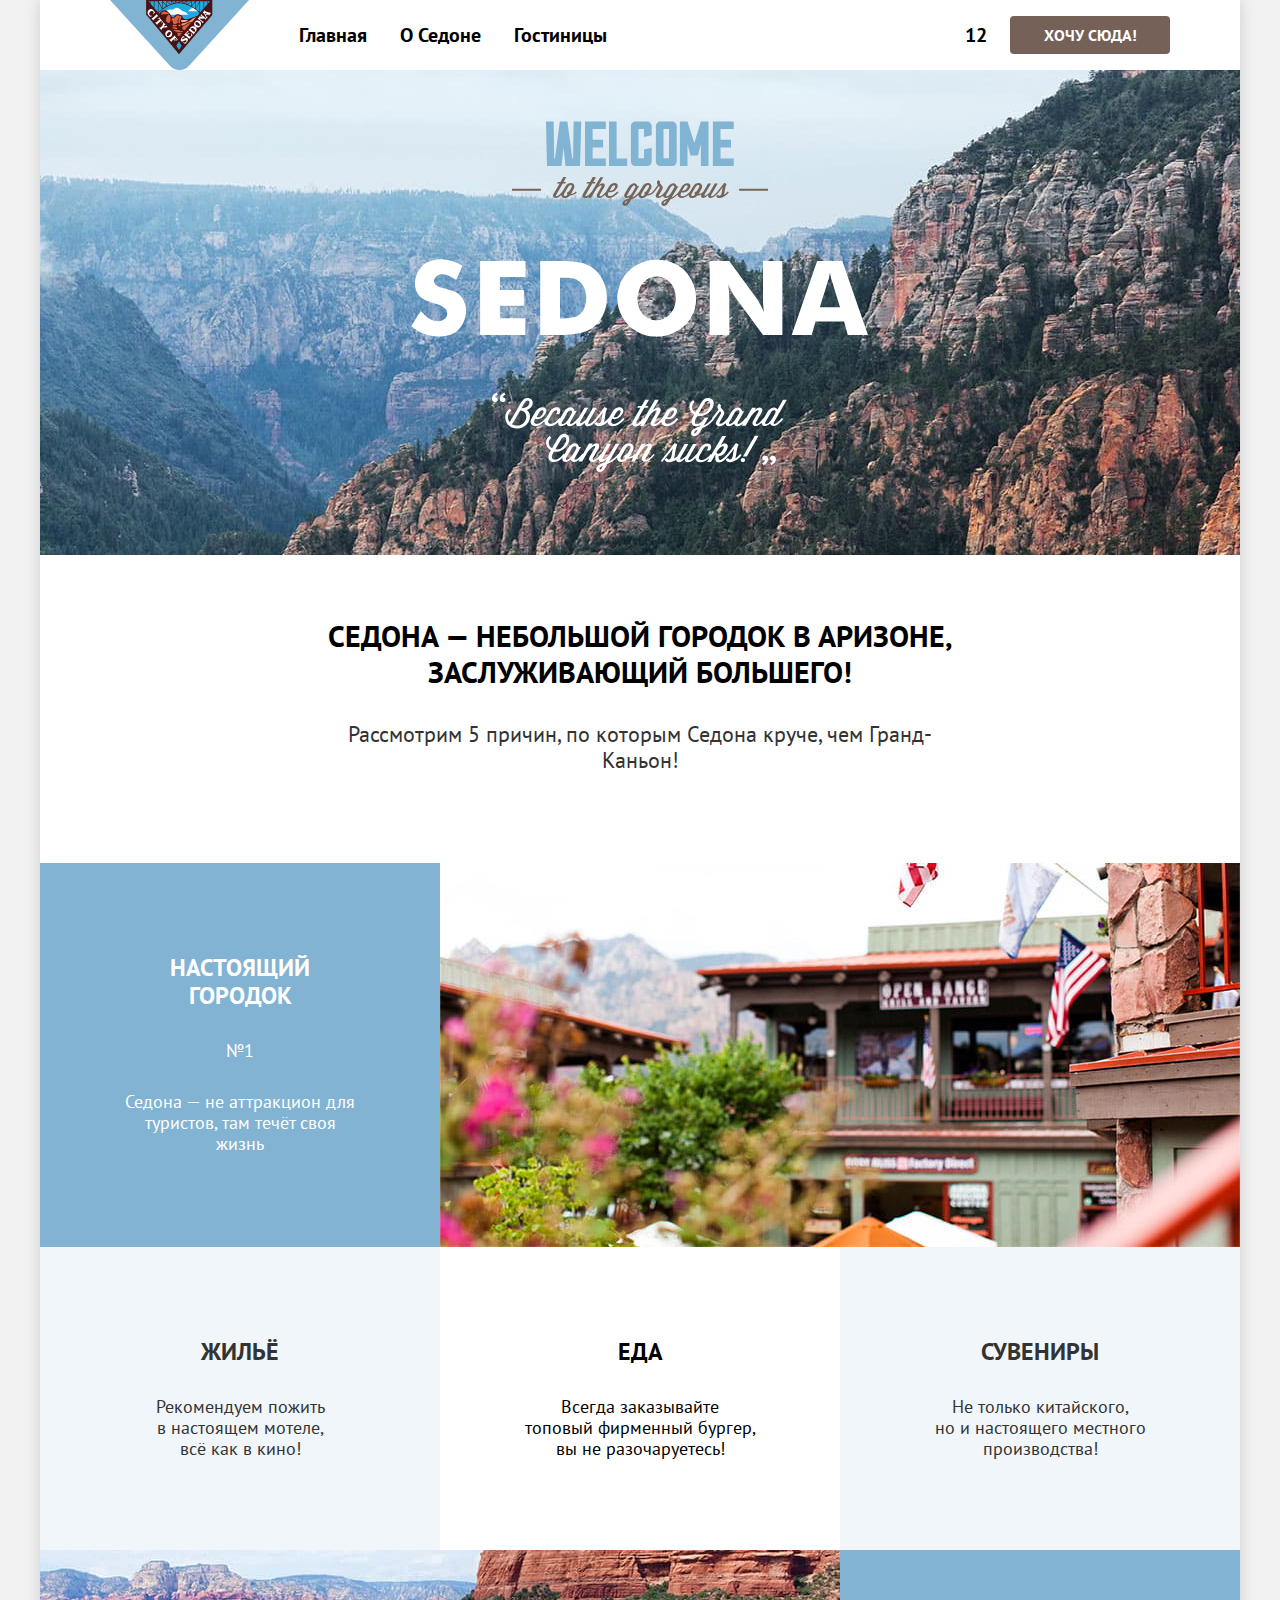
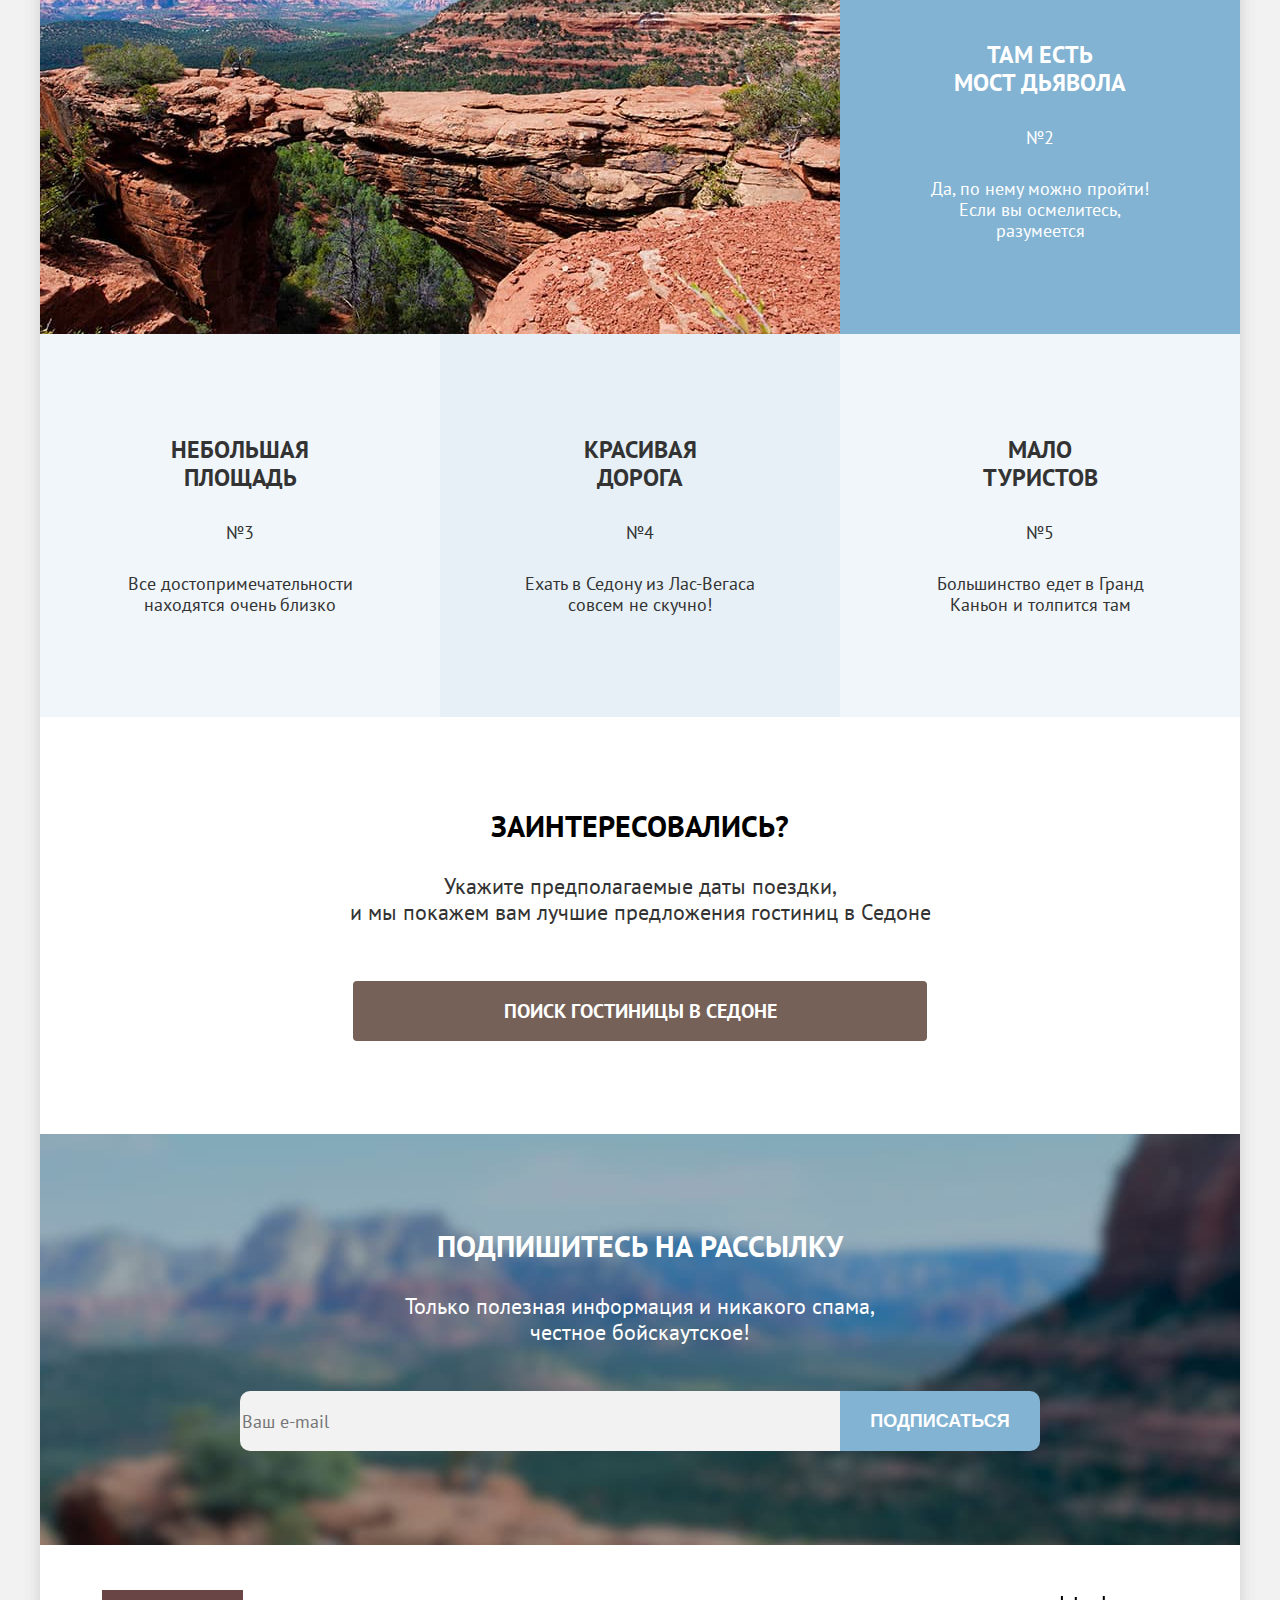
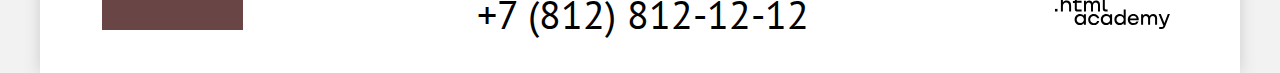
<file: 6/index.html>
<!DOCTYPE html>
<html lang="ru">
  <head>
    <meta charset="utf-8">
    <title>HTML Academy: Седона</title>
    <link rel="stylesheet" href="./styles/styles.css">
    <base href="https://htmlacademy-htmlcss.github.io/1695309-sedona-34/6/">
</head>
  <body>
    <div class="container">
      <header class="page-header">
        <img src="./images/logo.svg" width="139" height="70" alt="Логотип Седоны" class="logo">
        <nav class="navigation">
          <ul class="navigation-list list">
            <li class="navigation-item"><a class="navigation-link current" current>Главная</a></li>
            <li class="navigation-item"><a href="#" class="navigation-link">О Седоне</a></li>
            <li class="navigation-item"><a href="./catalog.html" class="navigation-link">Гостиницы</a></li>
          </ul>
        </nav>
        <ul class="navigation-user list">
          <li class="navigation-item"><a href="#" class="navigation-link"><span class="visually-hidden">Поиск</span></a></li>
          <li class="navigation-item"><a href="#" class="navigation-link"><span class="visually-hidden">Избранное</span><span>12</span></a></li>
          <li class="navigation-item"><a href="#" class="navigation-link button button-want">Хочу сюда!</a></li>
        </ul>
      </header>

      <main class="main">
        <div class="main-hero">
          <div class="hero-image">
            <img src="./images/welcome.svg" width="458" height="352" alt="На картинке написан текст: Welcome to the gorgeous Sedona. Because the Grand Canyon sucks!">
          </div>
        </div>

        <div class="main-text">
          <h1 class="main-title">Седона — небольшой городок в Аризоне, заслуживающий большего!</h1>
          <p class="main-description">Рассмотрим 5 причин, по которым Седона круче, чем Гранд-Каньон!</p>
        </div>

        <section class="advantages">
          <h2 class="visually-hidden">Преимущества</h2>
          <ol class="advantages-list list">
            <li class="advantages-item-sublist">
              <div class="advantages-item card-dark-blue">
                <h3 class="advantages-title">Настоящий городок</h3>
                <span class="advantages-number">№1</span>
                <p class="advantages-description">Седона — не аттракцион для туристов, там течёт своя жизнь</p>
              </div>
              <div>
                <img src="./images/advantage-photo-1.jpg" class="image" width="800" height="384" alt="Улица Седоны">
              </div>

              <ul class="advantages-list list">
                <li class="advantages-item card-light-blue">
                  <h4 class="advantages-title">Жильё</h4>
                  <p class="advantages-description">Рекомендуем пожить в&nbsp;настоящем мотеле, всё&nbsp;как&nbsp;в&nbsp;кино!</p>
                </li>
                <li class="advantages-item advantages-card">
                  <h4 class="advantages-title">Еда</h4>
                  <p class="advantages-description">Всегда заказывайте топовый&nbsp;фирменный&nbsp;бургер, вы&nbsp;не&nbsp;разочаруетесь!</p>
                </li>
                <li class="advantages-item advantages-card card-light-blue">
                  <h4 class="advantages-title">Сувениры</h4>
                  <p class="advantages-description">Не только китайского, но&nbsp;и&nbsp;настоящего местного производства!</p>
                </li>
              </ul>
            </li>

            <li class="advantages-item-sublist">
              <div>
                <img src="./images/advantage-photo-2.jpg" class="image" width="800" height="384" alt="Мост дьявола">
              </div>
              <div class="advantages-item card-dark-blue">
                <h3 class="advantages-title">Там есть мост дьявола</h3>
                <span class="advantages-number">№2</span>
                <p class="advantages-description">Да, по нему можно пройти! Если вы осмелитесь, разумеется</p>
              </div>
            </li>

            <li class="advantages-item card-short-text card-light-blue">
              <h3 class="advantages-title">Небольшая площадь</h3>
              <span class="advantages-number">№3</span>
              <p class="advantages-description">Все достопримечательности находятся очень близко</p>
            </li>

            <li class="advantages-item card-short-text card-blue">
              <h3 class="advantages-title">Красивая дорога</h3>
              <span class="advantages-number">№4</span>
              <p class="advantages-description">Ехать в Седону из Лас-Вегаса совсем не скучно!</p>
            </li>

            <li class="advantages-item card-short-text card-light-blue">
              <h3 class="advantages-title">Мало туристов</h3>
              <span class="advantages-number">№5</span>
              <p class="advantages-description">Большинство едет в Гранд Каньон и толпится там</p>
            </li>
          </ol>
        </section>

        <section class="search-section">
          <div class="search-text">
            <h2 class="section-title">Заинтересовались?</h2>
              <p class="section-description">Укажите предполагаемые даты поездки, и&nbsp;мы&nbsp;покажем&nbsp;вам&nbsp;лучшие&nbsp;предложения&nbsp;гостиниц&nbsp;в&nbsp;Седоне</p>
              <a href="./catalog.html" class="button-section button-search">Поиск гостиницы в Седоне</a>
          </div>
        </section>

        <section class="subscription-section">
          <div class="subscription-text">
            <h2 class="section-title">Подпишитесь на рассылку</h2>
            <p class="section-description">Только полезная информация и никакого спама, честное бойскаутское!</p>
          </div>
          <form class="subscription-form" action="https://echo.htmlacademy.ru/" method="post">
            <input type="email" class="input-text" name="email" placeholder="Ваш e-mail">
            <button class="button-section button-subscibe" type="submit">Подписаться</button>
          </form>
        </section>
      </main>

      <footer class="page-footer">
        <h2 class="visually-hidden">Наши контакты</h2>
        <ul class="socials-list list">
          <li class="socials-item">
            <a href="https://vk.com/htmlacademy" class="socials-link">
              <span class="visually-hidden">Вконтакте</span>
            </a>
          </li>
          <li class="socials-item">
            <a href="https://t.me/htmlacademy " class="socials-link">
              <span class="visually-hidden">Телеграм</span>
            </a>
          </li>
          <li class="socials-item">
            <a href="https://www.youtube.com/user/htmlacademyru" class="socials-link">
              <span class="visually-hidden">Youtube</span>
            </a>
          </li>
        </ul>
        <a href="tel:+78128121212" class="phone">+7 (812) 812-12-12</a>
        <div>
          <a href="https://htmlacademy.ru/" class="link logo-link">
            <img src="./images/logo_htmlacademy.svg" width="115" height="34" alt="Логотип HTML Академии">
          </a>
        </div>
      </footer>
    </div>
  </body>
</html>
</file>
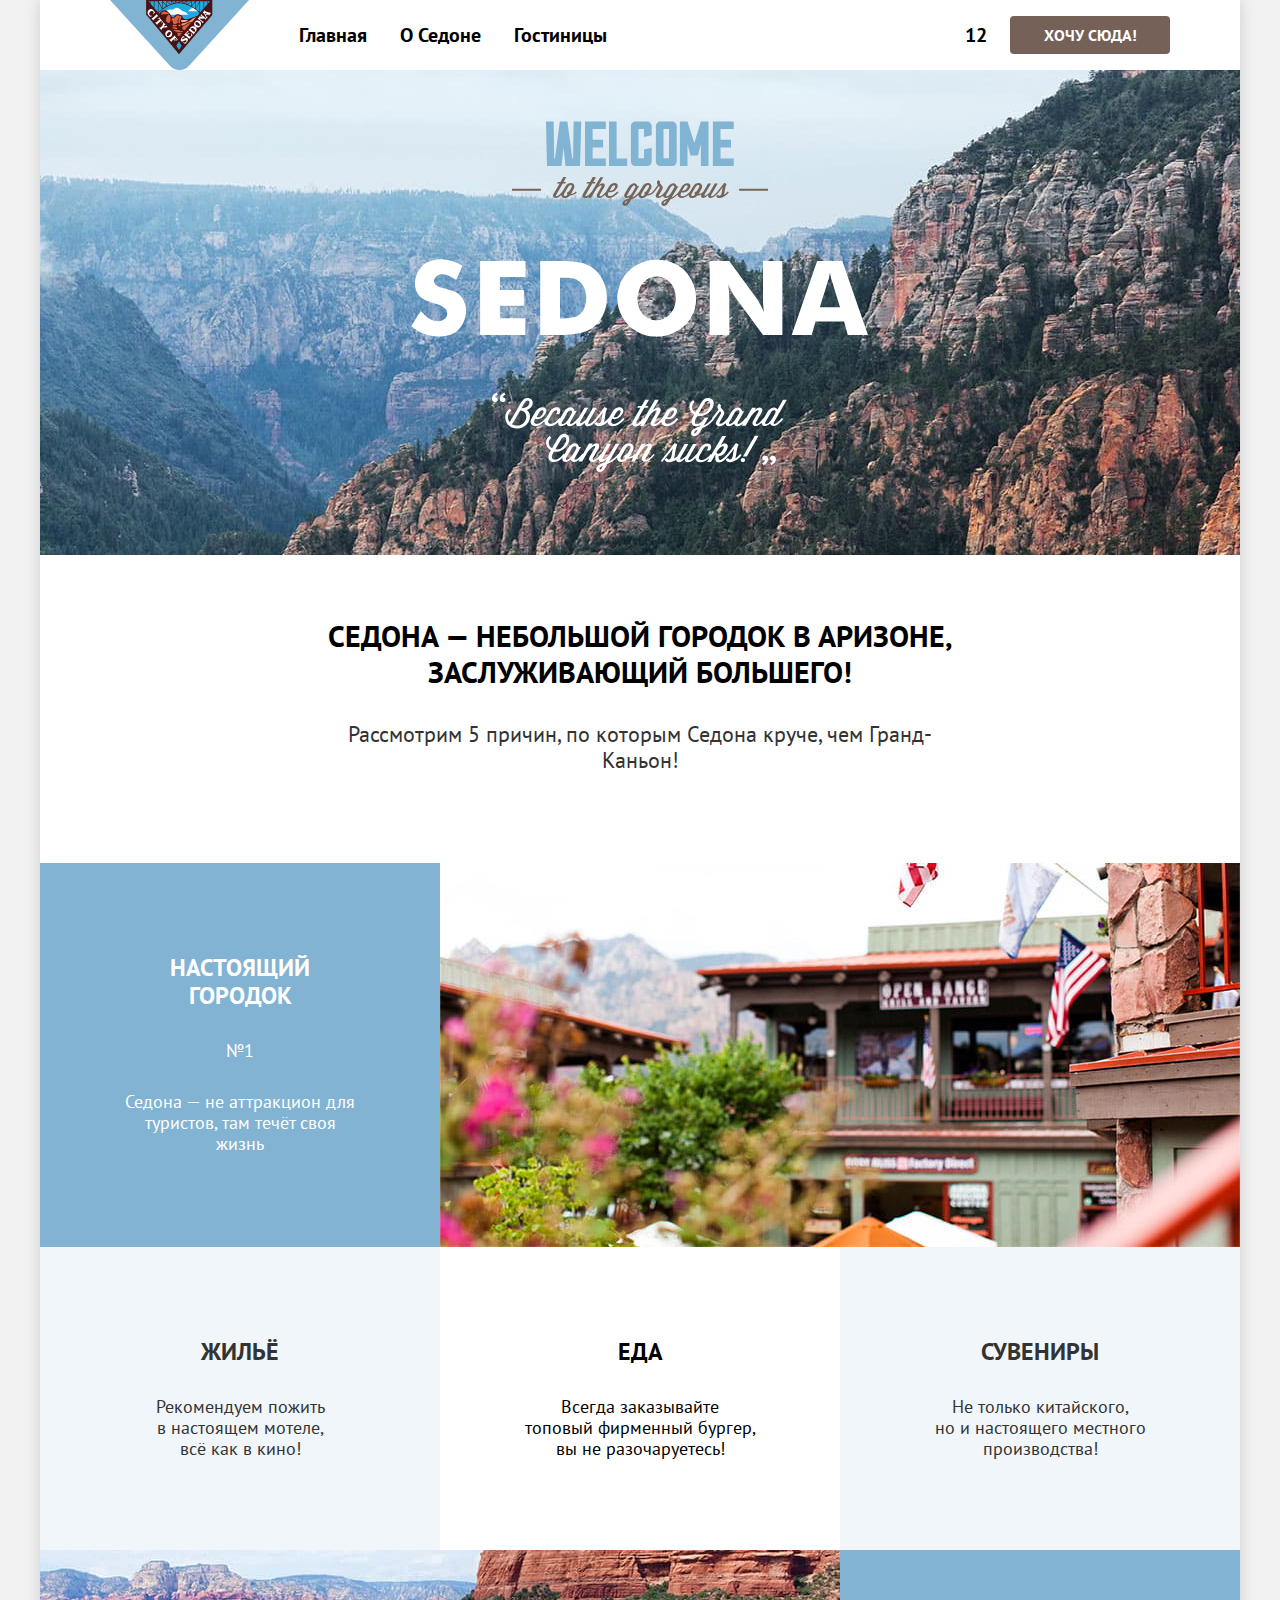
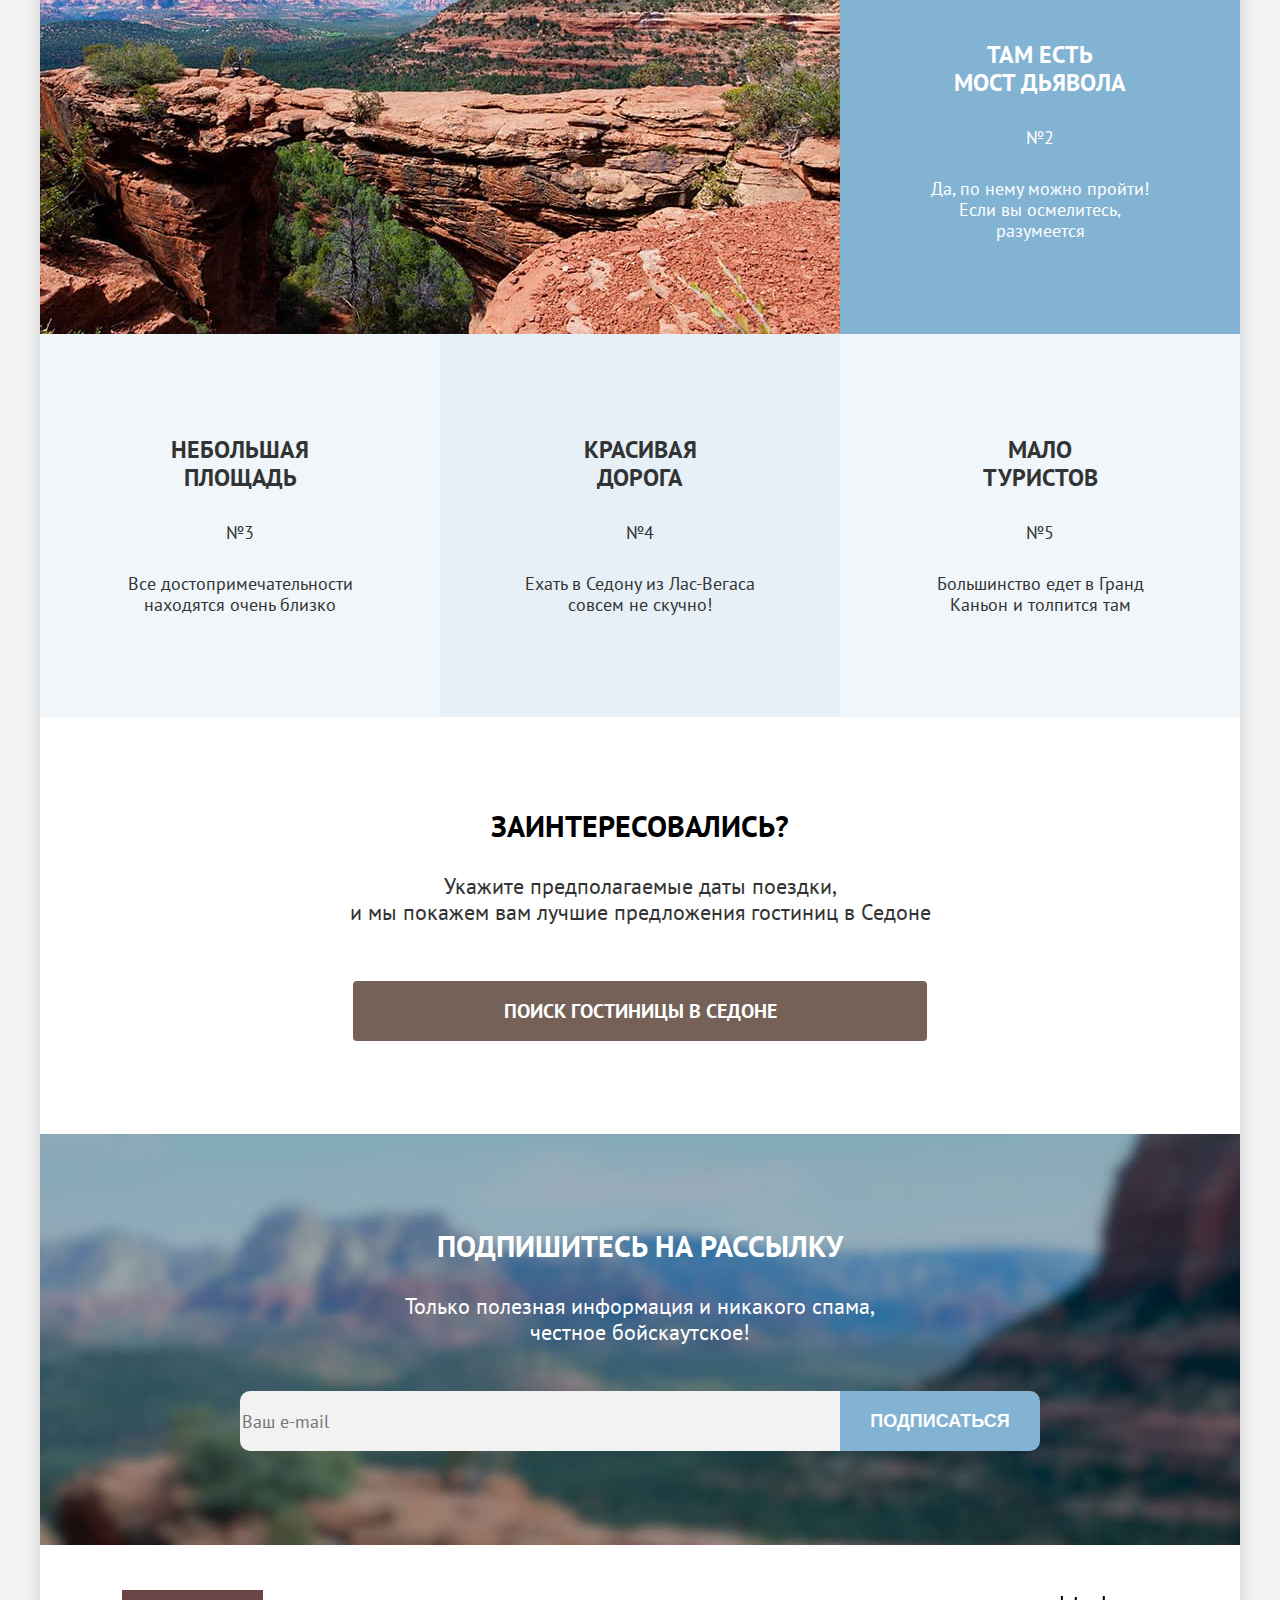
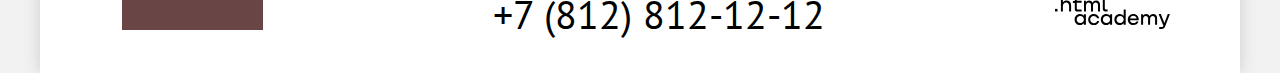
<file: 7/index.html>
<!DOCTYPE html>
<html lang="ru">
  <head>
    <meta charset="utf-8">
    <title>HTML Academy: Седона</title>
    <link rel="stylesheet" href="./styles/styles.css">
    <base href="https://htmlacademy-htmlcss.github.io/1695309-sedona-34/7/">
</head>
  <body>
    <div class="container">
      <header class="page-header">
        <img src="./images/logo.svg" width="139" height="70" alt="Логотип Седоны" class="logo">
        <nav class="navigation">
          <ul class="navigation-list list">
            <li class="navigation-item"><a class="navigation-link current" current>Главная</a></li>
            <li class="navigation-item"><a href="#" class="navigation-link">О Седоне</a></li>
            <li class="navigation-item"><a href="./catalog.html" class="navigation-link">Гостиницы</a></li>
          </ul>
        </nav>
        <ul class="navigation-user list">
          <li class="navigation-item"><a href="#" class="navigation-link"><span class="visually-hidden">Поиск</span></a></li>
          <li class="navigation-item"><a href="#" class="navigation-link"><span class="visually-hidden">Избранное</span><span>12</span></a></li>
          <li class="navigation-item"><a href="#" class="navigation-link button button-want">Хочу сюда!</a></li>
        </ul>
      </header>

      <main class="main">
        <div class="main-hero">
          <div class="hero-image">
            <img src="./images/welcome.svg" width="458" height="352" alt="На картинке написан текст: Welcome to the gorgeous Sedona. Because the Grand Canyon sucks!">
          </div>
        </div>

        <div class="main-text">
          <h1 class="main-title">Седона — небольшой городок в Аризоне, заслуживающий большего!</h1>
          <p class="main-description">Рассмотрим 5 причин, по которым Седона круче, чем Гранд-Каньон!</p>
        </div>

        <section class="advantages">
          <h2 class="visually-hidden">Преимущества</h2>
          <ol class="advantages-list list">
            <li class="advantages-item-sublist">
              <div class="advantages-item card-dark-blue">
                <h3 class="advantages-title">Настоящий городок</h3>
                <span class="advantages-number">№1</span>
                <p class="advantages-description">Седона — не аттракцион для туристов, там течёт своя жизнь</p>
              </div>
              <div>
                <img src="./images/advantage-photo-1.jpg" class="image" width="800" height="384" alt="Улица Седоны">
              </div>

              <ul class="advantages-list list">
                <li class="advantages-item card-light-blue">
                  <h4 class="advantages-title">Жильё</h4>
                  <p class="advantages-description">Рекомендуем пожить в&nbsp;настоящем мотеле, всё&nbsp;как&nbsp;в&nbsp;кино!</p>
                </li>
                <li class="advantages-item advantages-card">
                  <h4 class="advantages-title">Еда</h4>
                  <p class="advantages-description">Всегда заказывайте топовый&nbsp;фирменный&nbsp;бургер, вы&nbsp;не&nbsp;разочаруетесь!</p>
                </li>
                <li class="advantages-item advantages-card card-light-blue">
                  <h4 class="advantages-title">Сувениры</h4>
                  <p class="advantages-description">Не только китайского, но&nbsp;и&nbsp;настоящего местного производства!</p>
                </li>
              </ul>
            </li>

            <li class="advantages-item-sublist">
              <div>
                <img src="./images/advantage-photo-2.jpg" class="image" width="800" height="384" alt="Мост дьявола">
              </div>
              <div class="advantages-item card-dark-blue">
                <h3 class="advantages-title">Там есть мост дьявола</h3>
                <span class="advantages-number">№2</span>
                <p class="advantages-description">Да, по нему можно пройти! Если вы осмелитесь, разумеется</p>
              </div>
            </li>

            <li class="advantages-item card-short-text card-light-blue">
              <h3 class="advantages-title">Небольшая площадь</h3>
              <span class="advantages-number">№3</span>
              <p class="advantages-description">Все достопримечательности находятся очень близко</p>
            </li>

            <li class="advantages-item card-short-text card-blue">
              <h3 class="advantages-title">Красивая дорога</h3>
              <span class="advantages-number">№4</span>
              <p class="advantages-description">Ехать в Седону из Лас-Вегаса совсем не скучно!</p>
            </li>

            <li class="advantages-item card-short-text card-light-blue">
              <h3 class="advantages-title">Мало туристов</h3>
              <span class="advantages-number">№5</span>
              <p class="advantages-description">Большинство едет в Гранд Каньон и толпится там</p>
            </li>
          </ol>
        </section>

        <section class="search-section">
          <div class="search-text">
            <h2 class="section-title">Заинтересовались?</h2>
              <p class="section-description">Укажите предполагаемые даты поездки, и&nbsp;мы&nbsp;покажем&nbsp;вам&nbsp;лучшие&nbsp;предложения&nbsp;гостиниц&nbsp;в&nbsp;Седоне</p>
              <a href="./catalog.html" class="button-section button-search">Поиск гостиницы в Седоне</a>
          </div>
        </section>

        <section class="subscription-section">
          <div class="subscription-text">
            <h2 class="section-title">Подпишитесь на рассылку</h2>
            <p class="section-description">Только полезная информация и никакого спама, честное бойскаутское!</p>
          </div>
          <form class="subscription-form" action="https://echo.htmlacademy.ru/" method="post">
            <input type="email" class="input-text" name="email" placeholder="Ваш e-mail">
            <button class="button-section button-subscibe" type="submit">Подписаться</button>
          </form>
        </section>
      </main>

      <footer class="page-footer">
        <h2 class="visually-hidden">Наши контакты</h2>
        <ul class="socials-list list">
          <li class="socials-item">
            <a href="https://vk.com/htmlacademy" class="socials-link">
              <span class="visually-hidden">Вконтакте</span>
            </a>
          </li>
          <li class="socials-item">
            <a href="https://t.me/htmlacademy " class="socials-link">
              <span class="visually-hidden">Телеграм</span>
            </a>
          </li>
          <li class="socials-item">
            <a href="https://www.youtube.com/user/htmlacademyru" class="socials-link">
              <span class="visually-hidden">Youtube</span>
            </a>
          </li>
        </ul>
        <a href="tel:+78128121212" class="phone">+7 (812) 812-12-12</a>
        <div class="logo-wrap">
          <a href="https://htmlacademy.ru/" class="logo-link">
            <img src="./images/logo_htmlacademy.svg" width="115" height="34" alt="Логотип HTML Академии">
          </a>
        </div>
      </footer>
    </div>
  </body>
</html>
</file>
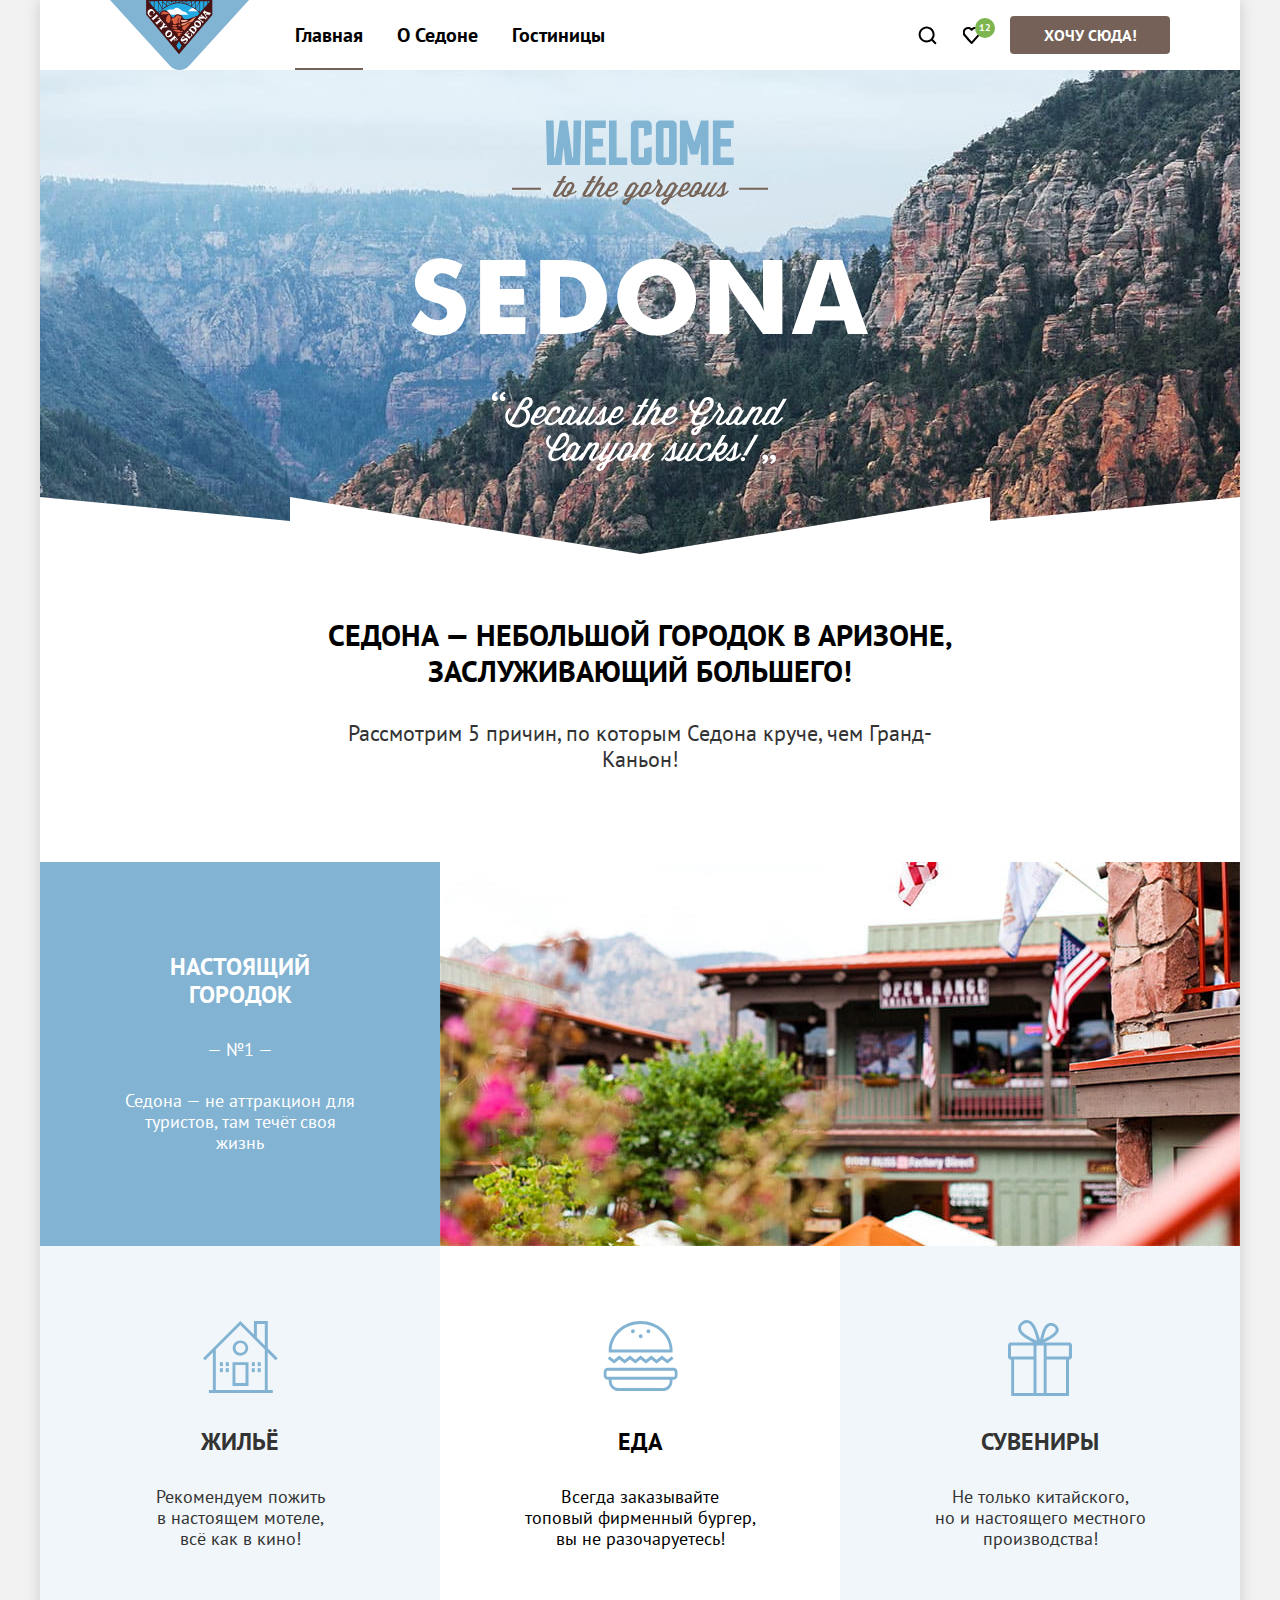
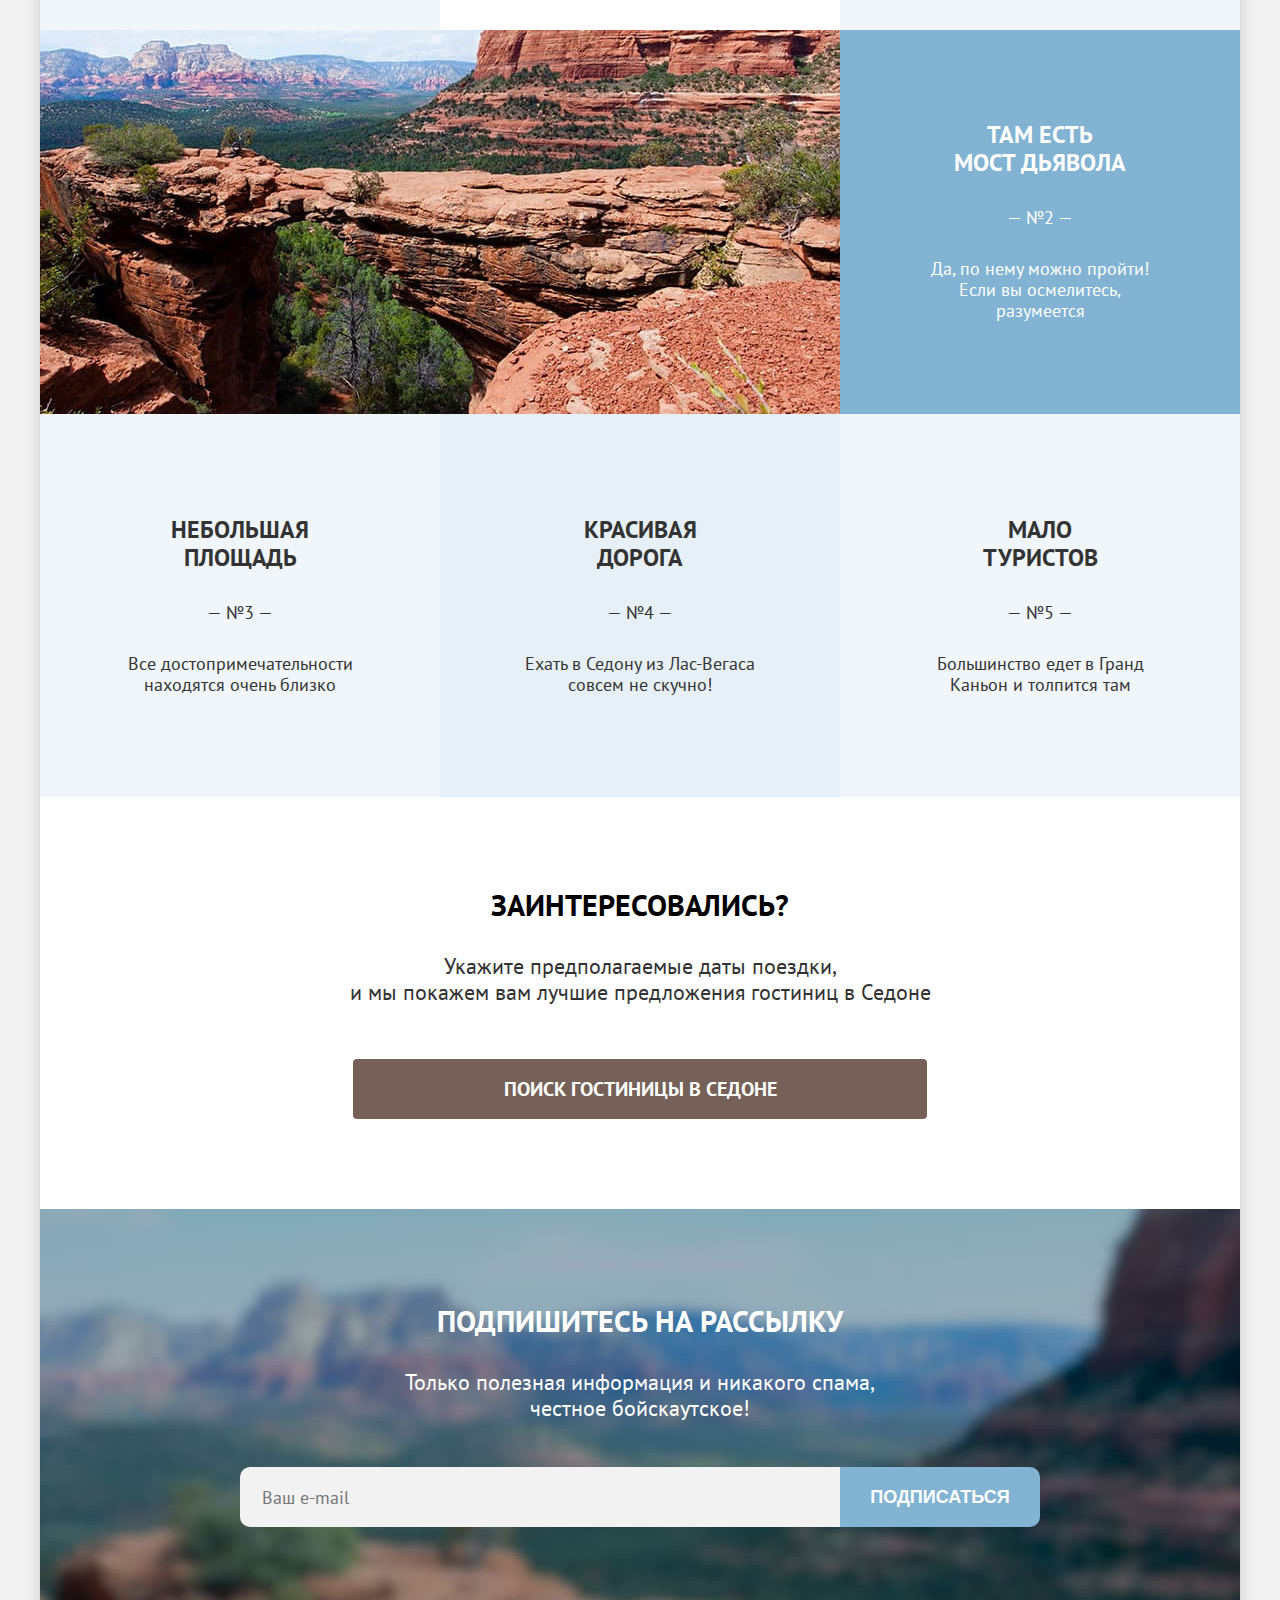
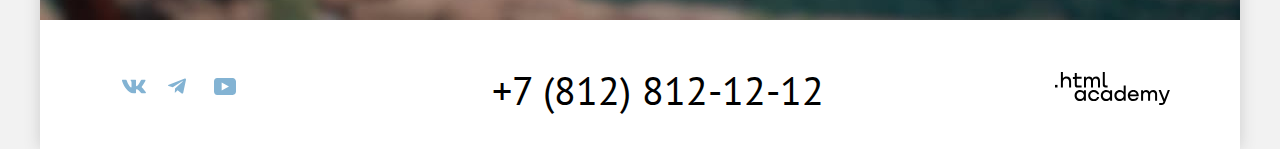
<file: 8/index.html>
<!DOCTYPE html>
<html lang="ru">
  <head>
    <meta charset="utf-8">
    <title>HTML Academy: Седона</title>
    <link rel="stylesheet" href="./styles/styles.css">
    <base href="https://htmlacademy-htmlcss.github.io/1695309-sedona-34/8/">
</head>
  <body>
    <div class="container">
      <header class="page-header">
        <img src="./images/logo.svg" width="139" height="70" alt="Логотип Седоны" class="logo">
        <nav class="navigation">
          <ul class="navigation-list list">
            <li class="navigation-item">
              <a class="navigation-link current" current>Главная</a>
            </li>
            <li class="navigation-item">
              <a href="#" class="navigation-link">О Седоне</a>
            </li>
            <li class="navigation-item">
              <a href="./catalog.html" class="navigation-link">Гостиницы</a>
            </li>
          </ul>
        </nav>
        <ul class="navigation-user list">
          <li class="navigation-item">
            <a href="#" class="navigation-link search-link">
              <span class="visually-hidden">Поиск</span>
            </a>
          </li>
          <li class="navigation-item">
            <a href="#" class="navigation-link favorite-link">
              <span class="visually-hidden">Избранное</span>
              <span class="favotite-number">12</span>
            </a>
          </li>
          <li class="navigation-item">
            <a href="#" class="navigation-link button button-want">Хочу сюда!</a>
          </li>
        </ul>
      </header>

      <main class="main">
        <div class="main-hero">
          <div class="hero-image">
            <img src="./images/welcome.svg" width="458" height="352" alt="На картинке написан текст: Welcome to the gorgeous Sedona. Because the Grand Canyon sucks!">
          </div>
          <div class="hero-image-mask"></div>
        </div>

        <div class="main-text">
          <h1 class="main-title">Седона — небольшой городок в Аризоне, заслуживающий большего!</h1>
          <p class="main-description">Рассмотрим 5 причин, по которым Седона круче, чем Гранд-Каньон!</p>
        </div>

        <section class="advantages">
          <h2 class="visually-hidden">Преимущества</h2>
          <ol class="advantages-list list">
            <li class="advantages-item-sublist">
              <div class="advantages-item card-dark-blue">
                <h3 class="advantages-title">Настоящий городок</h3>
                <span class="advantages-number">№1</span>
                <p class="advantages-description">Седона — не аттракцион для туристов, там течёт своя жизнь</p>
              </div>
              <div>
                <img src="./images/advantage-photo-1.jpg" class="image" width="800" height="384" alt="Улица Седоны">
              </div>

              <ul class="advantages-list list">
                <li class="advantages-item advantages-card card-light-blue home">
                  <h4 class="advantages-title">Жильё</h4>
                  <p class="advantages-description">Рекомендуем пожить в&nbsp;настоящем мотеле, всё&nbsp;как&nbsp;в&nbsp;кино!</p>
                </li>
                <li class="advantages-item advantages-card food">
                  <h4 class="advantages-title">Еда</h4>
                  <p class="advantages-description">Всегда заказывайте топовый&nbsp;фирменный&nbsp;бургер, вы&nbsp;не&nbsp;разочаруетесь!</p>
                </li>
                <li class="advantages-item advantages-card card-light-blue souvenir">
                  <h4 class="advantages-title">Сувениры</h4>
                  <p class="advantages-description">Не только китайского, но&nbsp;и&nbsp;настоящего местного производства!</p>
                </li>
              </ul>
            </li>

            <li class="advantages-item-sublist">
              <div>
                <img src="./images/advantage-photo-2.jpg" class="image" width="800" height="384" alt="Мост дьявола">
              </div>
              <div class="advantages-item card-dark-blue">
                <h3 class="advantages-title">Там есть мост дьявола</h3>
                <span class="advantages-number">№2</span>
                <p class="advantages-description">Да, по нему можно пройти! Если вы осмелитесь, разумеется</p>
              </div>
            </li>

            <li class="advantages-item card-short-text card-light-blue">
              <h3 class="advantages-title">Небольшая площадь</h3>
              <span class="advantages-number">№3</span>
              <p class="advantages-description">Все достопримечательности находятся очень близко</p>
            </li>

            <li class="advantages-item card-short-text card-blue">
              <h3 class="advantages-title">Красивая дорога</h3>
              <span class="advantages-number">№4</span>
              <p class="advantages-description">Ехать в Седону из Лас-Вегаса совсем не скучно!</p>
            </li>

            <li class="advantages-item card-short-text card-light-blue">
              <h3 class="advantages-title">Мало туристов</h3>
              <span class="advantages-number">№5</span>
              <p class="advantages-description">Большинство едет в Гранд Каньон и толпится там</p>
            </li>
          </ol>
        </section>

        <section class="search-section">
          <div class="search-text">
            <h2 class="section-title">Заинтересовались?</h2>
              <p class="section-description">Укажите предполагаемые даты поездки, и&nbsp;мы&nbsp;покажем&nbsp;вам&nbsp;лучшие&nbsp;предложения&nbsp;гостиниц&nbsp;в&nbsp;Седоне</p>
              <a href="./catalog.html" class="button-section button-search">Поиск гостиницы в Седоне</a>
          </div>
        </section>

        <section class="subscription-section">
          <div class="subscription-text">
            <h2 class="section-title">Подпишитесь на рассылку</h2>
            <p class="section-description">Только полезная информация и никакого спама, честное бойскаутское!</p>
          </div>
          <form class="subscription-form" action="https://echo.htmlacademy.ru/" method="post">
            <input type="email" class="input-text" name="email" placeholder="Ваш e-mail">
            <button class="button-section button-subscibe" type="submit">Подписаться</button>
          </form>
        </section>
      </main>

      <footer class="page-footer">
        <h2 class="visually-hidden">Наши контакты</h2>
        <ul class="socials-list list">
          <li class="socials-item">
            <a href="https://vk.com/htmlacademy" class="socials-link">
              <svg class="socials-svg" width="24" height="15" viewBox="0 0 24 15" fill="none" xmlns="http://www.w3.org/2000/svg">
                <g clip-path="url(#clip0_33515_1186)">
                <path fill-rule="evenodd" clip-rule="evenodd" d="M23.45 1.448C23.616 0.902 23.45 0.5 22.655 0.5H20.03C19.362 0.5 19.054 0.847 18.887 1.23C18.887 1.23 17.552 4.426 15.661 6.502C15.049 7.104 14.771 7.295 14.437 7.295C14.27 7.295 14.019 7.104 14.019 6.557V1.448C14.019 0.792 13.835 0.5 13.279 0.5H9.151C8.734 0.5 8.483 0.804 8.483 1.093C8.483 1.714 9.429 1.858 9.526 3.606V7.404C9.526 8.237 9.373 8.388 9.039 8.388C8.149 8.388 5.984 5.177 4.699 1.503C4.45 0.788 4.198 0.5 3.527 0.5H0.9C0.15 0.5 0 0.847 0 1.23C0 1.912 0.89 5.3 4.145 9.781C6.315 12.841 9.37 14.5 12.153 14.5C13.822 14.5 14.028 14.132 14.028 13.497V11.184C14.028 10.447 14.186 10.3 14.715 10.3C15.105 10.3 15.772 10.492 17.33 11.967C19.11 13.716 19.403 14.5 20.405 14.5H23.03C23.78 14.5 24.156 14.132 23.94 13.404C23.702 12.68 22.852 11.629 21.725 10.382C21.113 9.672 20.195 8.907 19.916 8.524C19.527 8.033 19.638 7.814 19.916 7.377C19.916 7.377 23.116 2.951 23.449 1.448H23.45Z" fill="currentColor"/>
                </g>
                <defs>
                <clipPath id="clip0_33515_1186">
                <rect width="24.0005" height="14" fill="white" transform="translate(0 0.5)"/>
                </clipPath>
                </defs>
              </svg>
              <span class="visually-hidden">Вконтакте</span>
            </a>
          </li>
          <li class="socials-item">
            <a href="https://t.me/htmlacademy " class="socials-link">
              <svg width="18" height="17" viewBox="0 0 18 17" fill="none" xmlns="http://www.w3.org/2000/svg">
                <path d="M16.7855 0.59926L0.840977 6.74776C-0.247172 7.18481 -0.240877 7.79184 0.641333 8.06253L4.73493 9.33953L14.2063 3.3637C14.6542 3.09121 15.0634 3.2378 14.727 3.53636L7.05332 10.4619H7.05152L7.05332 10.4628L6.77094 14.6823C7.18462 14.6823 7.36718 14.4925 7.5992 14.2686L9.58754 12.3351L13.7234 15.39C14.486 15.81 15.0337 15.5941 15.2234 14.6841L17.9384 1.88885C18.2163 0.774623 17.513 0.270117 16.7855 0.59926Z" fill="currentColor"/>
                </svg>
              <span class="visually-hidden">Телеграм</span>
            </a>
          </li>
          <li class="socials-item">
            <a href="https://www.youtube.com/user/htmlacademyru" class="socials-link">
              <svg width="22" height="17" viewBox="0 0 22 17" fill="none" xmlns="http://www.w3.org/2000/svg">
                <path d="M18.607 0H3.17413C1.31343 0 0 1.59375 0 3.4V13.4937C0 15.4062 1.31343 17 3.17413 17H18.8259C20.4677 17 22 15.4062 22 13.6V3.4C21.7811 1.59375 20.4677 0 18.607 0ZM7.66169 12.5375V4.4625L14.995 8.5L7.66169 12.5375Z" fill="currentColor"/>
              </svg>
              <span class="visually-hidden">Youtube</span>
            </a>
          </li>
        </ul>
        <a href="tel:+78128121212" class="phone">+7 (812) 812-12-12</a>
        <div class="logo-wrap">
          <a href="https://htmlacademy.ru/" class="logo-link">
            <svg class="logo-svg" aria-hidden="true" focusable="false" width="115" height="34" viewBox="0 0 115 34" fill="none" xmlns="http://www.w3.org/2000/svg">
              <path d="M0 13.9V16.5H2.5V13.9H0Z" fill="currentColor"/>
              <path d="M11.6 5.5C10 5.5 8.8 6.2 8 7.2H7.9V1H5.9V16.5H7.9V11.2C7.9 9.1 9.2 7.6 11.2 7.6C13 7.6 14.1 9 14.1 10.8V16.5H16.1V10.4C16.2 7.4 14.3 5.5 11.6 5.5Z" fill="currentColor"/>
              <path d="M26.6 5.8H21.8V2.1H19.8V5.9H17.9V7.9H19.8V13.9C19.8 15.6 20.8 16.6 22.5 16.6H26.6V14.6H22.9C22.2 14.6 21.8 14.2 21.8 13.5V7.8H26.6V5.8Z" fill="currentColor"/>
              <path d="M41.1 5.6C39.5 5.6 38.2 6.4 37.6 7.7H37.5C36.9 6.5 35.7 5.6 34.1 5.6C32.7 5.6 31.6 6.4 31 7.4H30.9V5.8H29V16.4H31V11C31 9 32 7.5 33.6 7.5C35.1 7.5 36 8.5 36 10.1V16.4H38V10.8C38 8.4 39.4 7.5 40.6 7.5C42.1 7.5 43 8.5 43 10.1V16.4H45V9.9C45.1 7.4 43.6 5.6 41.1 5.6Z" fill="currentColor"/>
              <path d="M47.8 13.7C47.8 15.4 48.8 16.4 50.6 16.4H52.6V14.4H50.9C50.2 14.4 49.8 14 49.8 13.3V1H47.8V13.7Z" fill="currentColor"/>
              <path d="M28.9 20.7C28 19.6 26.7 18.9 25 18.9C21.9 18.9 19.6 21.2 19.6 24.5C19.6 27.8 21.9 30.1 25 30.1C26.8 30.1 28 29.3 28.8 28.2H28.9V29.8H30.9V19.2H28.9V20.7ZM25.3 28.1C23.1 28.1 21.7 26.5 21.7 24.5C21.7 22.5 23.1 20.9 25.3 20.9C27.5 20.9 28.9 22.5 28.9 24.5C28.9 26.4 27.5 28.1 25.3 28.1Z" fill="currentColor"/>
              <path d="M44.2 23C43.7 20.6 41.6 18.9 38.8 18.9C35.4 18.9 33.2 21.4 33.2 24.5C33.2 27.6 35.4 30.1 38.8 30.1C41.6 30.1 43.7 28.3 44.2 25.9H42.1C41.7 27.2 40.4 28.2 38.8 28.2C36.6 28.2 35.2 26.6 35.2 24.6C35.2 22.6 36.6 21 38.8 21C40.4 21 41.6 22 42.1 23.2H44.2V23Z" fill="currentColor"/>
              <path d="M55.1 20.7C54.2 19.6 52.9 18.9 51.2 18.9C48.1 18.9 45.8 21.2 45.8 24.5C45.8 27.8 48.1 30.1 51.2 30.1C53 30.1 54.2 29.3 55 28.2H55.1V29.8H57.1V19.2H55.1V20.7ZM51.5 28.1C49.3 28.1 47.9 26.5 47.9 24.5C47.9 22.5 49.3 20.9 51.5 20.9C53.7 20.9 55.1 22.5 55.1 24.5C55.1 26.4 53.6 28.1 51.5 28.1Z" fill="currentColor"/>
              <path d="M68.7 20.8C67.8 19.7 66.5 18.9 64.8 18.9C61.7 18.9 59.4 21.2 59.4 24.5C59.4 27.8 61.6 30.1 64.8 30.1C66.5 30.1 67.8 29.3 68.6 28.3H68.7V29.8H70.7V14.4H68.7V20.8ZM65.1 28.1C62.9 28.1 61.5 26.5 61.5 24.5C61.5 22.5 62.9 20.9 65.1 20.9C67.3 20.9 68.7 22.5 68.7 24.5C68.6 26.5 67.2 28.1 65.1 28.1Z" fill="currentColor"/>
              <path d="M78.3 18.9C75 18.9 72.8 21.4 72.8 24.5C72.8 27.5 74.9 30.1 78.3 30.1C80.8 30.1 82.8 28.8 83.5 26.5H81.4C80.9 27.5 79.8 28.1 78.4 28.1C76.5 28.1 75.1 26.8 75 25.2H83.8C84 21.6 81.8 18.9 78.3 18.9ZM78.3 20.8C80 20.8 81.3 21.8 81.6 23.4H75.1C75.4 21.9 76.6 20.8 78.3 20.8Z" fill="currentColor"/>
              <path d="M98.2 18.9C96.6 18.9 95.3 19.7 94.6 20.9H94.5C93.9 19.7 92.7 18.9 91.1 18.9C89.7 18.9 88.6 19.6 88 20.7V19.2H86.1V29.8H88.1V24.4C88.1 22.4 89.1 21 90.7 20.9C92.2 20.9 93.1 21.9 93.1 23.5V29.8H95.1V24.2C95.1 21.8 96.5 20.9 97.7 20.9C99.2 20.9 100.1 21.9 100.1 23.5V29.8H102.1V23.3C102.2 20.7 100.7 18.9 98.2 18.9Z" fill="currentColor"/>
              <path d="M109.4 28L105.8 19.1H103.6L108.4 30.7C108.1 31.6 107.7 31.9 106.7 31.9H104.2V33.9H106.7C108.5 33.9 109.5 33.1 110.2 31.3L114.9 19.1H112.8L109.4 28Z" fill="currentColor"/>
              </svg>
            <span class="visually-hidden">Логотип HTML Академии</span>
          </a>
        </div>
      </footer>
      <div class="modal-container">
        <div class="modal modal-search">
          <div class="modal-header">
            <h2 class="modal-title">Поиск гостиницы в Седоне</h2>
            <button class="modal-close-button">
              <span class="visually-hidden">Закрыть</span>
            </button>
          </div>

          <label class="modal-label" for="arrive">Дата Заезда:</label>
          <div class="input-date-wrap">
            <input class="input-date" type="text" id="arrive" name="arrival-date" value="27 апреля 2020">
            <span class="calendar-icon"></span>
          </div>
          <p class="accept-text error">Мы не можем отправить вас в прошлое.</p>

          <label class="modal-label" for="leave">Дата Выезда:</label>
          <div class="input-date-wrap">
            <input class="input-date" type="text" id="leave" name="arrival-date" value="1 сентября 2021">
            <span class="calendar-icon"></span>
          </div>
          <p class="accept-text">На эти даты есть свободные номера. Пока есть.</p>

          <label class="modal-label" for="adult-number">Взрослые:</label>
          <div class="input-number-wrap">
            <input class="guest-number" id="adult-number" name="number" type="number" value="2">
            <span class="number-operator"></span>
          </div>

          <span class="kid-label-tooltip kid-label-icon">
            <label class="modal-label guest-kid" for="kids-number">Дети:</label>
            <span class="tooltip">
              <button class="tooltip-toggle" type="button"></button>
              <span class="tooltip-text" role="tooltip" id="tooltip-label">Укажите количество детей, которые будут с вами, возраст которых от 6 до 18 лет. Дети до&nbsp;6 лет размещаются бесплатно.</span>
            </span>
          </span>

          <div class="input-number-wrap">
            <input class="guest-number" id="kids-number" name="number" type="number" value="1">
            <span class="number-operator"></span>
          </div>

          <a href="./catalog.html" class="button-search modal-button">Найти</a>
        </div>
      </div>
    </div>
  </body>
</html>
</file>
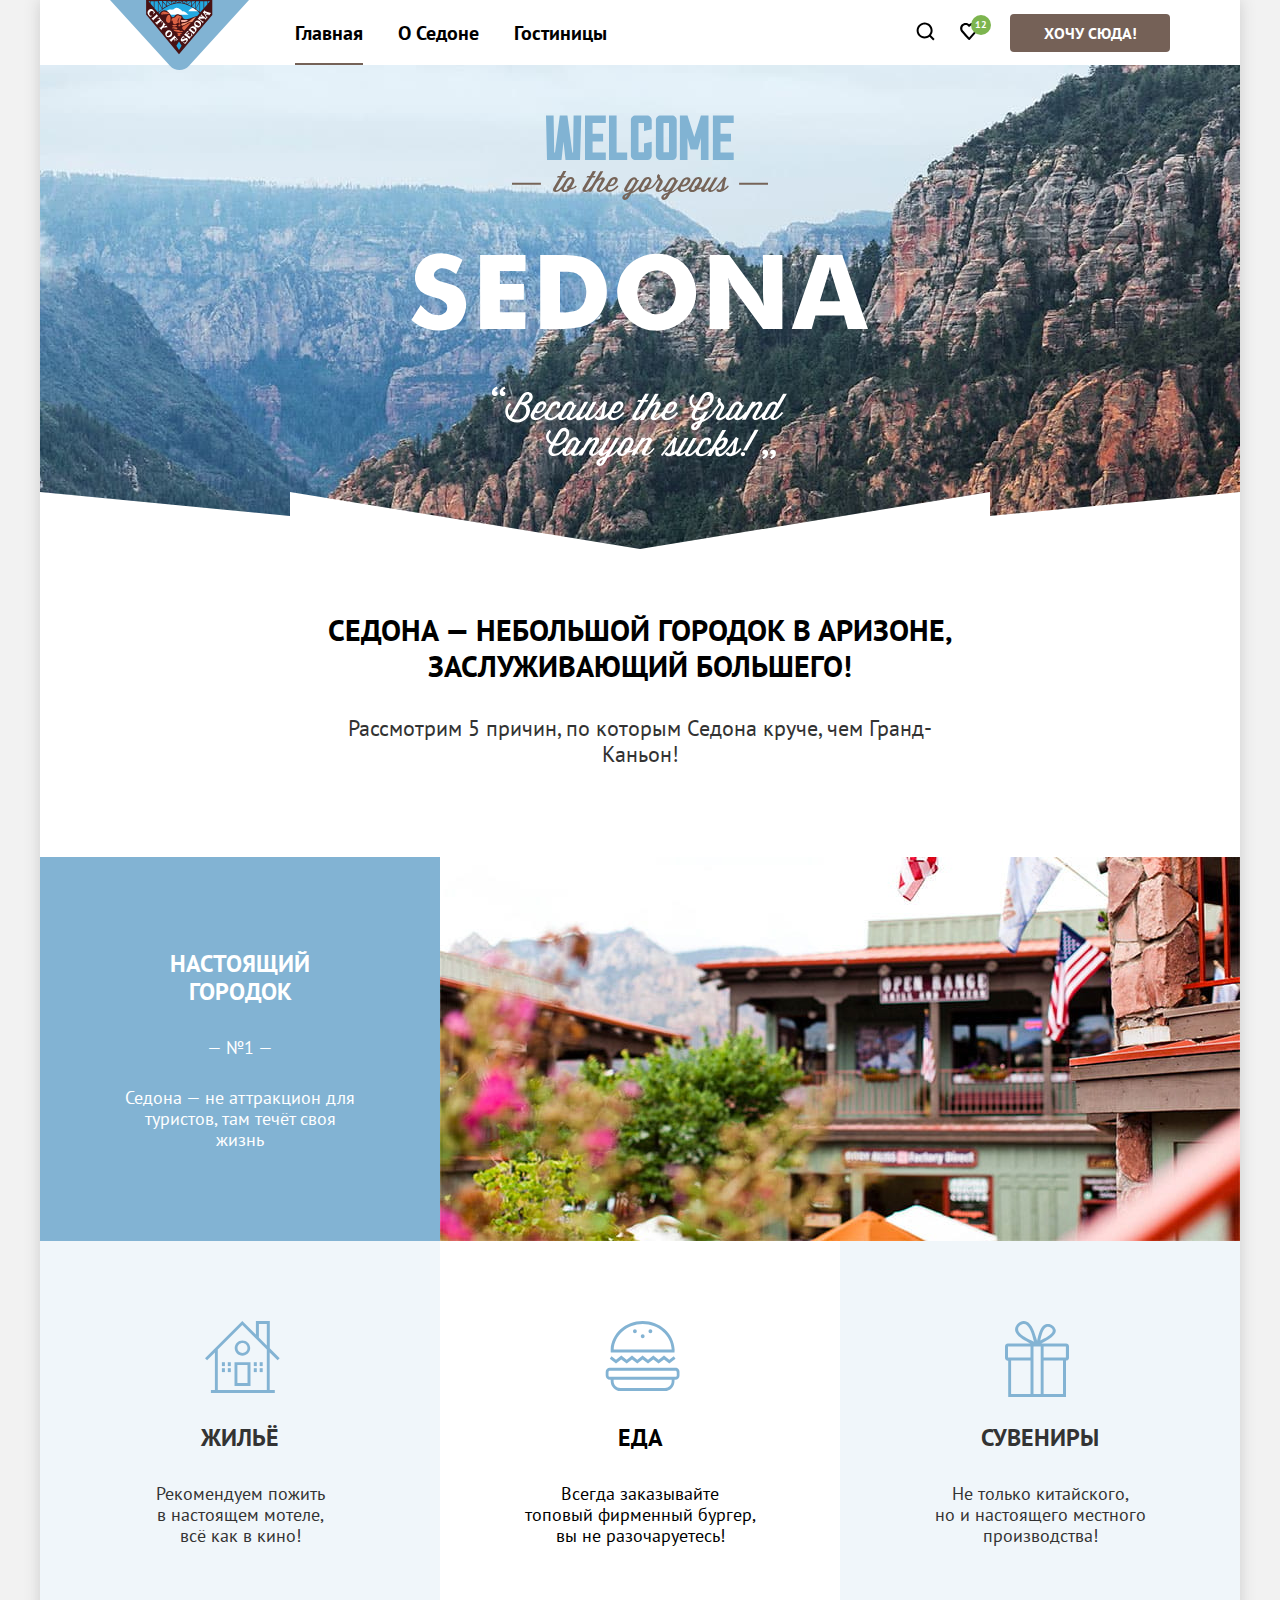
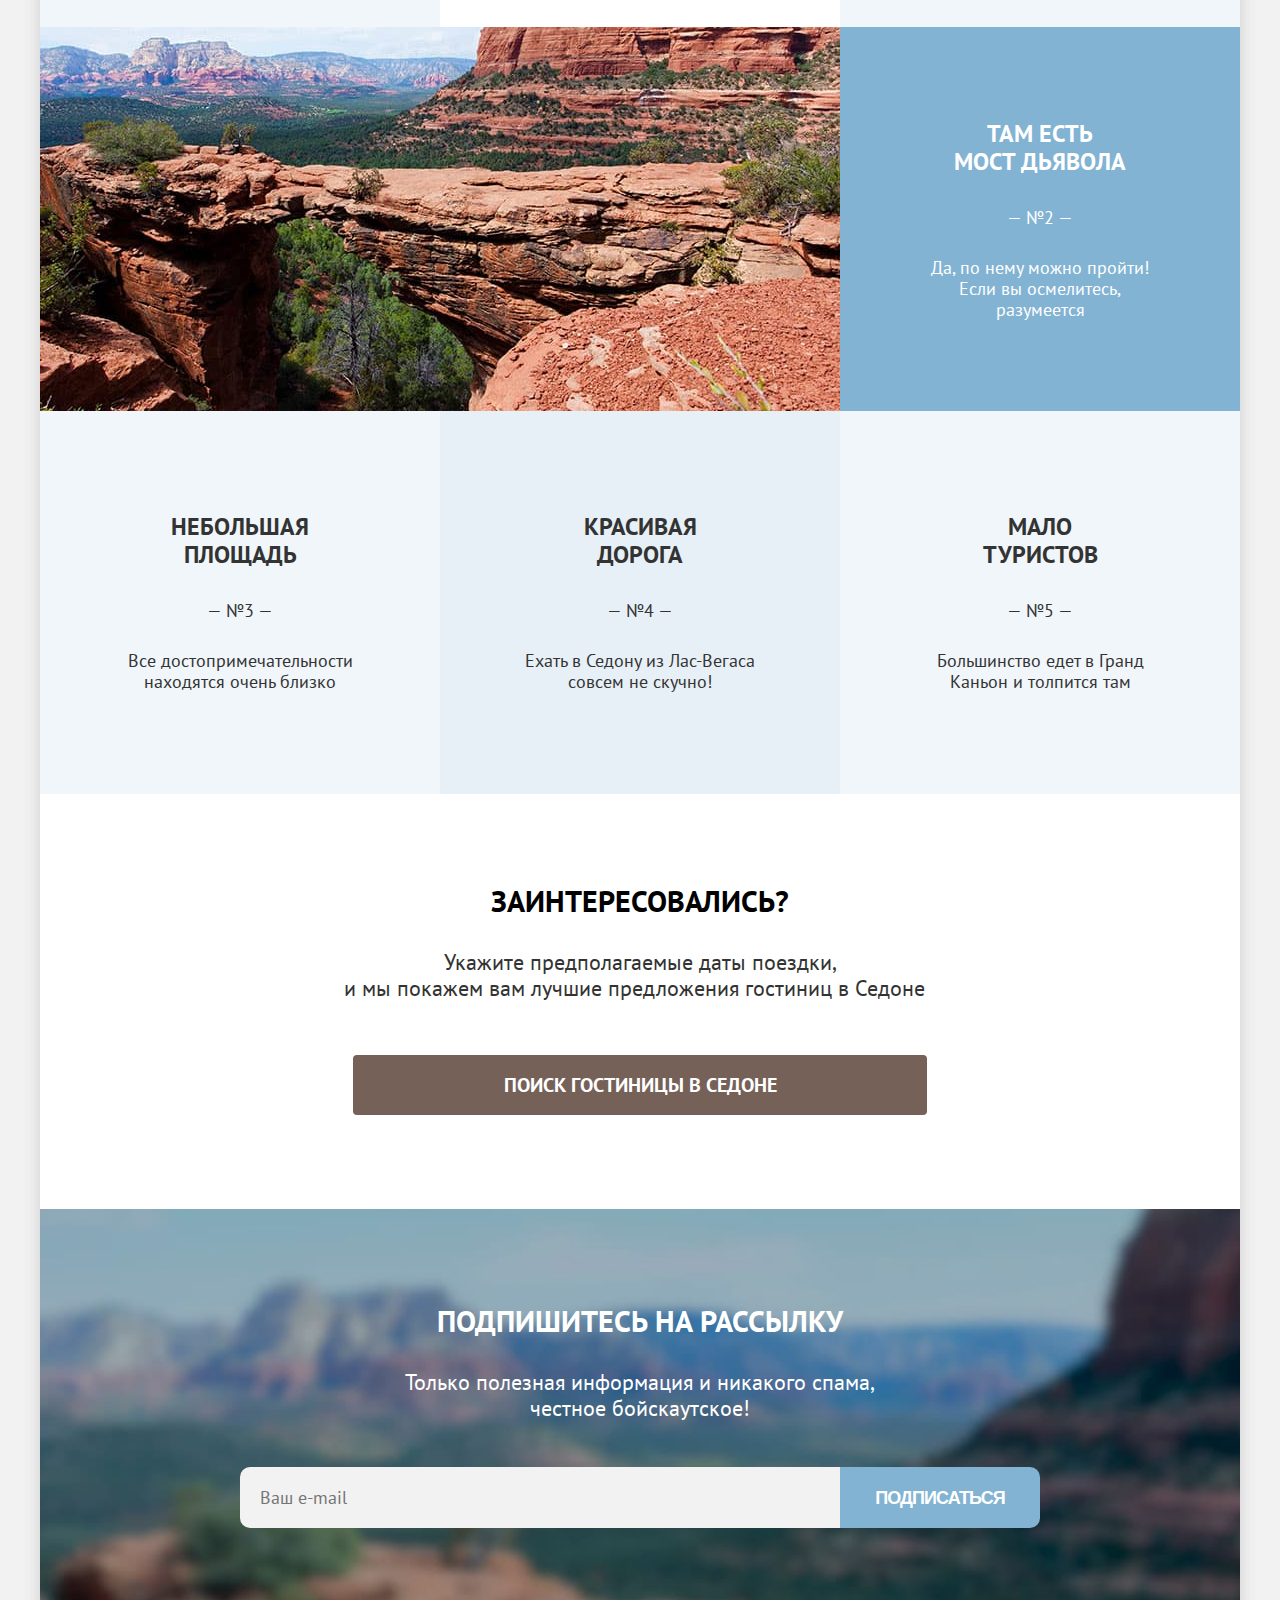
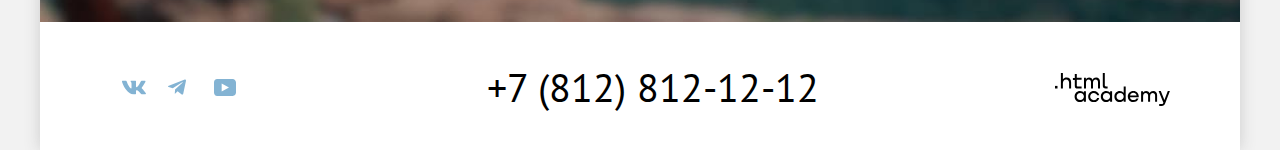
<file: 9/index.html>
<!DOCTYPE html>
<html lang="ru">
  <head>
    <meta charset="utf-8">
    <title>HTML Academy: Седона</title>
    <link rel="icon" href="./images/favicon.png">
    <link rel="stylesheet" href="./styles/styles.css">
    <base href="https://htmlacademy-htmlcss.github.io/1695309-sedona-34/9/">
</head>
  <body>
    <div class="container">
      <header class="page-header">
        <a class="navigation-logo" href="#">
          <img src="./images/logo.svg" width="139" height="70" alt="Логотип Седоны" class="logo">
        </a>
        <nav class="navigation">
          <ul class="navigation-list list">
            <li class="navigation-item">
              <a class="navigation-link current">Главная</a>
            </li>
            <li class="navigation-item">
              <a href="#" class="navigation-link">О Седоне</a>
            </li>
            <li class="navigation-item">
              <a href="./catalog.html" class="navigation-link">Гостиницы</a>
            </li>
          </ul>
        </nav>
        <ul class="navigation-user list">
          <li class="navigation-item">
            <a href="#" class="navigation-link">
              <svg class="navigation-icon" width="21" height="20" aria-hidden="true" focusable="false" viewBox="0 0 21 20" fill="none" xmlns="http://www.w3.org/2000/svg">
                <path d="M19.6143 18.0083L15.9143 14.3287C16.9143 13.0359 17.6143 11.3453 17.6143 9.4558C17.6143 5.08011 14.0143 1.5 9.61426 1.5C5.21426 1.5 1.61426 5.17956 1.61426 9.55525C1.61426 13.9309 5.21426 17.511 9.61426 17.511C11.4143 17.511 13.1143 16.9144 14.5143 15.8204L18.2143 19.5L19.6143 18.0083ZM9.61426 15.5221C6.31426 15.5221 3.61426 12.837 3.61426 9.55525C3.61426 6.27348 6.31426 3.5884 9.61426 3.5884C12.9143 3.5884 15.6143 6.27348 15.6143 9.55525C15.6143 12.837 12.9143 15.5221 9.61426 15.5221Z" fill="currentColor"/>
              </svg>
              <span class="visually-hidden">Поиск</span>
            </a>
          </li>
          <li class="navigation-item">
            <a href="#" class="navigation-link">
              <svg class="navigation-icon heart-icon" width="21" height="20" aria-hidden="true" focusable="false" viewBox="0 0 21 20" fill="none" xmlns="http://www.w3.org/2000/svg">
                <path d="M10.0143 19C9.71426 19 9.41426 18.9 9.21426 18.6C3.81426 12.5 2.51426 11.1 2.21426 10.7C1.51426 9.8 1.11426 8.6 1.11426 7.4C1.11426 4.4 3.51426 2 6.61426 2C7.91426 2 9.11426 2.5 10.1143 3.3C11.1143 2.5 12.4143 2 13.6143 2C16.6143 2 19.1143 4.4 19.1143 7.4C19.1143 8.7 18.6143 9.9 17.8143 10.8L10.8143 18.7C10.6143 18.9 10.4143 19 10.0143 19ZM4.01426 9.5C4.31426 9.9 7.51426 13.5 10.1143 16.4L16.3143 9.4C16.8143 8.9 17.0143 8.2 17.0143 7.4C17.0143 5.6 15.5143 4.1 13.7143 4.1C12.7143 4.1 11.7143 4.6 11.0143 5.4C10.7143 5.7 10.4143 5.8 10.1143 5.8C9.81426 5.8 9.51426 5.6 9.31426 5.4C8.61426 4.6 7.61426 4.1 6.61426 4.1C4.81426 4.1 3.31426 5.6 3.31426 7.4C3.21426 8.3 3.61426 9 4.01426 9.5C3.91426 9.5 3.91426 9.5 4.01426 9.5Z" fill="currentColor"/>
              </svg>
              <span class="visually-hidden">Избранное</span>
              <span class="favotite-number">12</span>
            </a>
          </li>
          <li class="navigation-item">
            <a href="#" class="navigation-link button button-want">Хочу сюда!</a>
          </li>
        </ul>
      </header>

      <main class="main">
        <div class="main-hero">
          <div class="hero-image">
            <img src="./images/welcome.svg" width="458" height="352" alt="На картинке написан текст: Welcome to the gorgeous Sedona. Because the Grand Canyon sucks!">
          </div>
          <div class="hero-image-mask"></div>
        </div>

        <div class="main-text">
          <h1 class="main-title">Седона — небольшой городок в Аризоне, заслуживающий большего!</h1>
          <p class="main-description">Рассмотрим 5 причин, по которым Седона круче, чем Гранд-Каньон!</p>
        </div>

        <section class="advantages">
          <h2 class="visually-hidden">Преимущества</h2>
          <ol class="advantages-list list">
            <li class="advantages-item-sublist">
              <div class="advantages-item card-dark-blue">
                <h3 class="advantages-title">Настоящий городок</h3>
                <span class="advantages-number">№1</span>
                <p class="advantages-description">Седона — не аттракцион для туристов, там течёт своя жизнь</p>
              </div>
              <div class="advantages-image">
                <img src="./images/advantage-photo-1.jpg" class="image" width="800" height="384" alt="Улица Седоны">
              </div>
              <ul class="advantages-list list">
                <li class="advantages-item advantages-card card-light-blue home">
                  <h4 class="advantages-title">Жильё</h4>
                  <p class="advantages-description">Рекомендуем пожить в&nbsp;настоящем мотеле, всё&nbsp;как&nbsp;в&nbsp;кино!</p>
                </li>
                <li class="advantages-item advantages-card food">
                  <h4 class="advantages-title">Еда</h4>
                  <p class="advantages-description">Всегда заказывайте топовый&nbsp;фирменный&nbsp;бургер, вы&nbsp;не&nbsp;разочаруетесь!</p>
                </li>
                <li class="advantages-item advantages-card card-light-blue souvenir">
                  <h4 class="advantages-title">Сувениры</h4>
                  <p class="advantages-description">Не только китайского, но&nbsp;и&nbsp;настоящего местного производства!</p>
                </li>
              </ul>
            </li>

            <li class="advantages-item-sublist">
              <div class="advantages-image">
                <img src="./images/advantage-photo-2.jpg" class="image" width="800" height="384" alt="Мост дьявола">
              </div>
              <div class="advantages-item card-dark-blue">
                <h3 class="advantages-title">Там есть мост дьявола</h3>
                <span class="advantages-number">№2</span>
                <p class="advantages-description">Да, по нему можно пройти! Если вы осмелитесь, разумеется</p>
              </div>
            </li>

            <li class="advantages-item card-short-text card-light-blue">
              <h3 class="advantages-title">Небольшая площадь</h3>
              <span class="advantages-number">№3</span>
              <p class="advantages-description">Все достопримечательности находятся очень близко</p>
            </li>

            <li class="advantages-item card-short-text card-blue">
              <h3 class="advantages-title">Красивая дорога</h3>
              <span class="advantages-number">№4</span>
              <p class="advantages-description">Ехать в Седону из Лас-Вегаса совсем не скучно!</p>
            </li>

            <li class="advantages-item card-short-text card-light-blue">
              <h3 class="advantages-title">Мало туристов</h3>
              <span class="advantages-number">№5</span>
              <p class="advantages-description">Большинство едет в Гранд Каньон и толпится там</p>
            </li>
          </ol>
        </section>

        <section class="search-section">
          <div class="search-text">
            <h2 class="section-title">Заинтересовались?</h2>
              <p class="section-description">Укажите предполагаемые даты поездки, и&nbsp;мы&nbsp;покажем&nbsp;вам&nbsp;лучшие&nbsp;предложения&nbsp;гостиниц&nbsp;в&nbsp;Седоне&nbsp;&nbsp;</p>
              <a href="./catalog.html" class="button-section button-search">Поиск гостиницы в Седоне</a>
          </div>
        </section>

        <section class="subscription-section">
          <div class="subscription-text">
            <h2 class="section-title">Подпишитесь на рассылку</h2>
            <p class="section-description">Только полезная информация и никакого спама, честное бойскаутское!</p>
          </div>
          <form class="subscription-form" action="https://echo.htmlacademy.ru/" method="post">
            <input type="email" class="input-text" name="email" placeholder="Ваш e-mail" required>
            <button class="button-section button-subscribe" type="submit">Подписаться</button>
          </form>
        </section>
      </main>

      <footer class="page-footer">
        <h2 class="visually-hidden">Наши контакты</h2>
        <ul class="socials-list list">
          <li class="socials-item">
            <a href="https://vk.com/htmlacademy" class="socials-link">
              <svg class="socials-svg" width="24" height="15" aria-hidden="true" focusable="false" viewBox="0 0 24 15" fill="none" xmlns="http://www.w3.org/2000/svg">
                <g clip-path="url(#clip0_33515_1186)">
                <path fill-rule="evenodd" clip-rule="evenodd" d="M23.45 1.448C23.616 0.902 23.45 0.5 22.655 0.5H20.03C19.362 0.5 19.054 0.847 18.887 1.23C18.887 1.23 17.552 4.426 15.661 6.502C15.049 7.104 14.771 7.295 14.437 7.295C14.27 7.295 14.019 7.104 14.019 6.557V1.448C14.019 0.792 13.835 0.5 13.279 0.5H9.151C8.734 0.5 8.483 0.804 8.483 1.093C8.483 1.714 9.429 1.858 9.526 3.606V7.404C9.526 8.237 9.373 8.388 9.039 8.388C8.149 8.388 5.984 5.177 4.699 1.503C4.45 0.788 4.198 0.5 3.527 0.5H0.9C0.15 0.5 0 0.847 0 1.23C0 1.912 0.89 5.3 4.145 9.781C6.315 12.841 9.37 14.5 12.153 14.5C13.822 14.5 14.028 14.132 14.028 13.497V11.184C14.028 10.447 14.186 10.3 14.715 10.3C15.105 10.3 15.772 10.492 17.33 11.967C19.11 13.716 19.403 14.5 20.405 14.5H23.03C23.78 14.5 24.156 14.132 23.94 13.404C23.702 12.68 22.852 11.629 21.725 10.382C21.113 9.672 20.195 8.907 19.916 8.524C19.527 8.033 19.638 7.814 19.916 7.377C19.916 7.377 23.116 2.951 23.449 1.448H23.45Z" fill="currentColor"/>
                </g>
                <defs>
                <clipPath id="clip0_33515_1186">
                <rect width="24.0005" height="14" fill="white" transform="translate(0 0.5)"/>
                </clipPath>
                </defs>
              </svg>
              <span class="visually-hidden">Вконтакте</span>
            </a>
          </li>
          <li class="socials-item">
            <a href="https://t.me/htmlacademy " class="socials-link">
              <svg width="18" height="17" aria-hidden="true" focusable="false" viewBox="0 0 18 17" fill="none" xmlns="http://www.w3.org/2000/svg">
                <path d="M16.7855 0.59926L0.840977 6.74776C-0.247172 7.18481 -0.240877 7.79184 0.641333 8.06253L4.73493 9.33953L14.2063 3.3637C14.6542 3.09121 15.0634 3.2378 14.727 3.53636L7.05332 10.4619H7.05152L7.05332 10.4628L6.77094 14.6823C7.18462 14.6823 7.36718 14.4925 7.5992 14.2686L9.58754 12.3351L13.7234 15.39C14.486 15.81 15.0337 15.5941 15.2234 14.6841L17.9384 1.88885C18.2163 0.774623 17.513 0.270117 16.7855 0.59926Z" fill="currentColor"/>
                </svg>
              <span class="visually-hidden">Телеграм</span>
            </a>
          </li>
          <li class="socials-item">
            <a href="https://www.youtube.com/user/htmlacademyru" class="socials-link">
              <svg width="22" height="17" aria-hidden="true" focusable="false" viewBox="0 0 22 17" fill="none" xmlns="http://www.w3.org/2000/svg">
                <path d="M18.607 0H3.17413C1.31343 0 0 1.59375 0 3.4V13.4937C0 15.4062 1.31343 17 3.17413 17H18.8259C20.4677 17 22 15.4062 22 13.6V3.4C21.7811 1.59375 20.4677 0 18.607 0ZM7.66169 12.5375V4.4625L14.995 8.5L7.66169 12.5375Z" fill="currentColor"/>
              </svg>
              <span class="visually-hidden">Youtube</span>
            </a>
          </li>
        </ul>
        <a href="tel:+78128121212" class="phone">+7 (812) 812-12-12</a>
        <div class="logo-wrap">
          <a href="https://htmlacademy.ru/" class="logo-link">
            <svg class="logo-svg" width="115" height="34" aria-hidden="true" focusable="false" viewBox="0 0 115 34" fill="none" xmlns="http://www.w3.org/2000/svg">
              <path d="M0 13.9V16.5H2.5V13.9H0Z" fill="currentColor"/>
              <path d="M11.6 5.5C10 5.5 8.8 6.2 8 7.2H7.9V1H5.9V16.5H7.9V11.2C7.9 9.1 9.2 7.6 11.2 7.6C13 7.6 14.1 9 14.1 10.8V16.5H16.1V10.4C16.2 7.4 14.3 5.5 11.6 5.5Z" fill="currentColor"/>
              <path d="M26.6 5.8H21.8V2.1H19.8V5.9H17.9V7.9H19.8V13.9C19.8 15.6 20.8 16.6 22.5 16.6H26.6V14.6H22.9C22.2 14.6 21.8 14.2 21.8 13.5V7.8H26.6V5.8Z" fill="currentColor"/>
              <path d="M41.1 5.6C39.5 5.6 38.2 6.4 37.6 7.7H37.5C36.9 6.5 35.7 5.6 34.1 5.6C32.7 5.6 31.6 6.4 31 7.4H30.9V5.8H29V16.4H31V11C31 9 32 7.5 33.6 7.5C35.1 7.5 36 8.5 36 10.1V16.4H38V10.8C38 8.4 39.4 7.5 40.6 7.5C42.1 7.5 43 8.5 43 10.1V16.4H45V9.9C45.1 7.4 43.6 5.6 41.1 5.6Z" fill="currentColor"/>
              <path d="M47.8 13.7C47.8 15.4 48.8 16.4 50.6 16.4H52.6V14.4H50.9C50.2 14.4 49.8 14 49.8 13.3V1H47.8V13.7Z" fill="currentColor"/>
              <path d="M28.9 20.7C28 19.6 26.7 18.9 25 18.9C21.9 18.9 19.6 21.2 19.6 24.5C19.6 27.8 21.9 30.1 25 30.1C26.8 30.1 28 29.3 28.8 28.2H28.9V29.8H30.9V19.2H28.9V20.7ZM25.3 28.1C23.1 28.1 21.7 26.5 21.7 24.5C21.7 22.5 23.1 20.9 25.3 20.9C27.5 20.9 28.9 22.5 28.9 24.5C28.9 26.4 27.5 28.1 25.3 28.1Z" fill="currentColor"/>
              <path d="M44.2 23C43.7 20.6 41.6 18.9 38.8 18.9C35.4 18.9 33.2 21.4 33.2 24.5C33.2 27.6 35.4 30.1 38.8 30.1C41.6 30.1 43.7 28.3 44.2 25.9H42.1C41.7 27.2 40.4 28.2 38.8 28.2C36.6 28.2 35.2 26.6 35.2 24.6C35.2 22.6 36.6 21 38.8 21C40.4 21 41.6 22 42.1 23.2H44.2V23Z" fill="currentColor"/>
              <path d="M55.1 20.7C54.2 19.6 52.9 18.9 51.2 18.9C48.1 18.9 45.8 21.2 45.8 24.5C45.8 27.8 48.1 30.1 51.2 30.1C53 30.1 54.2 29.3 55 28.2H55.1V29.8H57.1V19.2H55.1V20.7ZM51.5 28.1C49.3 28.1 47.9 26.5 47.9 24.5C47.9 22.5 49.3 20.9 51.5 20.9C53.7 20.9 55.1 22.5 55.1 24.5C55.1 26.4 53.6 28.1 51.5 28.1Z" fill="currentColor"/>
              <path d="M68.7 20.8C67.8 19.7 66.5 18.9 64.8 18.9C61.7 18.9 59.4 21.2 59.4 24.5C59.4 27.8 61.6 30.1 64.8 30.1C66.5 30.1 67.8 29.3 68.6 28.3H68.7V29.8H70.7V14.4H68.7V20.8ZM65.1 28.1C62.9 28.1 61.5 26.5 61.5 24.5C61.5 22.5 62.9 20.9 65.1 20.9C67.3 20.9 68.7 22.5 68.7 24.5C68.6 26.5 67.2 28.1 65.1 28.1Z" fill="currentColor"/>
              <path d="M78.3 18.9C75 18.9 72.8 21.4 72.8 24.5C72.8 27.5 74.9 30.1 78.3 30.1C80.8 30.1 82.8 28.8 83.5 26.5H81.4C80.9 27.5 79.8 28.1 78.4 28.1C76.5 28.1 75.1 26.8 75 25.2H83.8C84 21.6 81.8 18.9 78.3 18.9ZM78.3 20.8C80 20.8 81.3 21.8 81.6 23.4H75.1C75.4 21.9 76.6 20.8 78.3 20.8Z" fill="currentColor"/>
              <path d="M98.2 18.9C96.6 18.9 95.3 19.7 94.6 20.9H94.5C93.9 19.7 92.7 18.9 91.1 18.9C89.7 18.9 88.6 19.6 88 20.7V19.2H86.1V29.8H88.1V24.4C88.1 22.4 89.1 21 90.7 20.9C92.2 20.9 93.1 21.9 93.1 23.5V29.8H95.1V24.2C95.1 21.8 96.5 20.9 97.7 20.9C99.2 20.9 100.1 21.9 100.1 23.5V29.8H102.1V23.3C102.2 20.7 100.7 18.9 98.2 18.9Z" fill="currentColor"/>
              <path d="M109.4 28L105.8 19.1H103.6L108.4 30.7C108.1 31.6 107.7 31.9 106.7 31.9H104.2V33.9H106.7C108.5 33.9 109.5 33.1 110.2 31.3L114.9 19.1H112.8L109.4 28Z" fill="currentColor"/>
              </svg>
            <span class="visually-hidden">Логотип HTML Академии</span>
          </a>
        </div>
      </footer>
    </div>
    <div class="modal-container modal-container-close">
      <div class="modal">
        <div class="modal-header">
          <h2 class="modal-title">Поиск гостиницы в Седоне</h2>
          <button class="modal-close-button">
            <svg width="21" height="20" aria-hidden="true" focusable="false" viewBox="0 0 21 20" fill="none" xmlns="http://www.w3.org/2000/svg">
              <path d="M17.1143 4.29231L15.822 3L10.1143 8.70769L4.40657 3L3.11426 4.29231L8.82195 10L3.11426 15.7077L4.40657 17L10.1143 11.2923L15.822 17L17.1143 15.7077L11.4066 10L17.1143 4.29231Z" fill="currentColor"/>
            </svg>
            <span class="visually-hidden">Закрыть</span>
          </button>
        </div>

        <form class="modal-form" action="https://echo.htmlacademy.ru/" method="post">
          <label class="modal-label" for="arrive">Дата Заезда:</label>
          <div class="input-date-wrap">
          <input class="input-date" type="text" id="arrive" name="arrival-date" placeholder="27 апреля&ensp;2020" required>
          <button class="calendar-button" type="button">
            <svg width="21" height="20" aria-hidden="true" focusable="false" viewBox="0 0 21 20" fill="none" xmlns="http://www.w3.org/2000/svg">
              <path d="M7.86426 12C8.16426 12 8.36426 11.8 8.36426 11.5C8.36426 11.2 8.16426 11 7.86426 11C7.56426 11 7.36426 11.2 7.36426 11.5C7.36426 11.8 7.56426 12 7.86426 12Z" fill="currentColor"/>
              <path d="M17.1143 4H15.1143V2H14.1143V4H6.11426V2H5.11426V4H3.11426C2.51426 4 2.11426 4.4 2.11426 5V16C2.11426 16.5 2.51426 17 3.11426 17H17.1143C17.6143 17 18.1143 16.5 18.1143 16V5C18.1143 4.4 17.6143 4 17.1143 4ZM17.1143 16H3.11426V9H17.1143V16ZM3.11426 8V5H5.11426V7H6.11426V5H14.1143V7H15.1143V5H17.1143V8H3.11426Z" fill="currentColor"/>
              <path d="M10.1143 12C10.4143 12 10.6143 11.8 10.6143 11.5C10.6143 11.2 10.4143 11 10.1143 11C9.81426 11 9.61426 11.2 9.61426 11.5C9.61426 11.8 9.81426 12 10.1143 12Z" fill="currentColor"/>
              <path d="M12.3643 12C12.6643 12 12.8643 11.8 12.8643 11.5C12.8643 11.2 12.6643 11 12.3643 11C12.0643 11 11.8643 11.2 11.8643 11.5C11.8643 11.8 12.0643 12 12.3643 12Z" fill="currentColor"/>
              <path d="M7.86426 13C7.56426 13 7.36426 13.2 7.36426 13.5C7.36426 13.8 7.56426 14 7.86426 14C8.16426 14 8.36426 13.8 8.36426 13.5C8.36426 13.2 8.16426 13 7.86426 13Z" fill="currentColor"/>
              <path d="M5.61426 12C5.91426 12 6.11426 11.8 6.11426 11.5C6.11426 11.2 5.91426 11 5.61426 11C5.31426 11 5.11426 11.2 5.11426 11.5C5.11426 11.8 5.31426 12 5.61426 12Z" fill="currentColor"/>
              <path d="M5.61426 13C5.31426 13 5.11426 13.2 5.11426 13.5C5.11426 13.8 5.31426 14 5.61426 14C5.91426 14 6.11426 13.8 6.11426 13.5C6.11426 13.2 5.91426 13 5.61426 13Z" fill="currentColor"/>
              <path d="M10.1143 13C9.81426 13 9.61426 13.2 9.61426 13.5C9.61426 13.8 9.81426 14 10.1143 14C10.4143 14 10.6143 13.8 10.6143 13.5C10.6143 13.2 10.4143 13 10.1143 13Z" fill="currentColor"/>
              <path d="M12.3643 13C12.0643 13 11.8643 13.2 11.8643 13.5C11.8643 13.8 12.0643 14 12.3643 14C12.6643 14 12.8643 13.8 12.8643 13.5C12.8643 13.2 12.6643 13 12.3643 13Z" fill="currentColor"/>
              <path d="M14.6143 12C14.9143 12 15.1143 11.8 15.1143 11.5C15.1143 11.2 14.9143 11 14.6143 11C14.3143 11 14.1143 11.2 14.1143 11.5C14.1143 11.8 14.3143 12 14.6143 12Z" fill="#d6d5d5"/>
              <path d="M14.6143 13C14.3143 13 14.1143 13.2 14.1143 13.5C14.1143 13.8 14.3143 14 14.6143 14C14.9143 14 15.1143 13.8 15.1143 13.5C15.1143 13.2 14.9143 13 14.6143 13Z" fill="currentColor"/>
            </svg>
            <span class="visually-hidden">Выбрать в календаре</span>
          </button>
          </div>

          <p class="accept-text error">Мы не можем отправить вас в прошлое.</p>

          <label class="modal-label" for="leave">Дата Выезда:</label>
          <div class="input-date-wrap">
            <input class="input-date" type="text" id="leave" name="arrival-date" placeholder="1 сентября&ensp;2021" required>
            <button class="calendar-button" type="button">
              <svg width="21" height="20" aria-hidden="true" focusable="false" viewBox="0 0 21 20" fill="none" xmlns="http://www.w3.org/2000/svg">
                <path d="M7.86426 12C8.16426 12 8.36426 11.8 8.36426 11.5C8.36426 11.2 8.16426 11 7.86426 11C7.56426 11 7.36426 11.2 7.36426 11.5C7.36426 11.8 7.56426 12 7.86426 12Z" fill="currentColor"/>
                <path d="M17.1143 4H15.1143V2H14.1143V4H6.11426V2H5.11426V4H3.11426C2.51426 4 2.11426 4.4 2.11426 5V16C2.11426 16.5 2.51426 17 3.11426 17H17.1143C17.6143 17 18.1143 16.5 18.1143 16V5C18.1143 4.4 17.6143 4 17.1143 4ZM17.1143 16H3.11426V9H17.1143V16ZM3.11426 8V5H5.11426V7H6.11426V5H14.1143V7H15.1143V5H17.1143V8H3.11426Z" fill="currentColor"/>
                <path d="M10.1143 12C10.4143 12 10.6143 11.8 10.6143 11.5C10.6143 11.2 10.4143 11 10.1143 11C9.81426 11 9.61426 11.2 9.61426 11.5C9.61426 11.8 9.81426 12 10.1143 12Z" fill="currentColor"/>
                <path d="M12.3643 12C12.6643 12 12.8643 11.8 12.8643 11.5C12.8643 11.2 12.6643 11 12.3643 11C12.0643 11 11.8643 11.2 11.8643 11.5C11.8643 11.8 12.0643 12 12.3643 12Z" fill="currentColor"/>
                <path d="M7.86426 13C7.56426 13 7.36426 13.2 7.36426 13.5C7.36426 13.8 7.56426 14 7.86426 14C8.16426 14 8.36426 13.8 8.36426 13.5C8.36426 13.2 8.16426 13 7.86426 13Z" fill="currentColor"/>
                <path d="M5.61426 12C5.91426 12 6.11426 11.8 6.11426 11.5C6.11426 11.2 5.91426 11 5.61426 11C5.31426 11 5.11426 11.2 5.11426 11.5C5.11426 11.8 5.31426 12 5.61426 12Z" fill="currentColor"/>
                <path d="M5.61426 13C5.31426 13 5.11426 13.2 5.11426 13.5C5.11426 13.8 5.31426 14 5.61426 14C5.91426 14 6.11426 13.8 6.11426 13.5C6.11426 13.2 5.91426 13 5.61426 13Z" fill="currentColor"/>
                <path d="M10.1143 13C9.81426 13 9.61426 13.2 9.61426 13.5C9.61426 13.8 9.81426 14 10.1143 14C10.4143 14 10.6143 13.8 10.6143 13.5C10.6143 13.2 10.4143 13 10.1143 13Z" fill="currentColor"/>
                <path d="M12.3643 13C12.0643 13 11.8643 13.2 11.8643 13.5C11.8643 13.8 12.0643 14 12.3643 14C12.6643 14 12.8643 13.8 12.8643 13.5C12.8643 13.2 12.6643 13 12.3643 13Z" fill="currentColor"/>
                <path d="M14.6143 12C14.9143 12 15.1143 11.8 15.1143 11.5C15.1143 11.2 14.9143 11 14.6143 11C14.3143 11 14.1143 11.2 14.1143 11.5C14.1143 11.8 14.3143 12 14.6143 12Z" fill="#d6d5d5"/>
                <path d="M14.6143 13C14.3143 13 14.1143 13.2 14.1143 13.5C14.1143 13.8 14.3143 14 14.6143 14C14.9143 14 15.1143 13.8 15.1143 13.5C15.1143 13.2 14.9143 13 14.6143 13Z" fill="currentColor"/>
              </svg>
              <span class="visually-hidden">Выбрать в календаре</span>
            </button>
          </div>

          <p class="accept-text">На эти даты есть свободные номера. Пока есть.</p>

          <label class="modal-label" for="adult-number">Взрослые:</label>
          <div class="input-number-wrap">
            <button class="number-operator button-minus">
              <svg class="minus" width="21" height="20" aria-hidden="true" focusable="false" viewBox="0 0 21 20" fill="none" xmlns="http://www.w3.org/2000/svg">
                <path d="M3.11426 9V11H17.1143V9H3.11426Z" fill="currentColor"/>
              </svg>
              <span class="visually-hidden">Уменьшить количество</span>
            </button>
            <input class="guest-number" id="adult-number" name="number" type="number" value="2">
            <button class="number-operator button-plus">
              <svg class="plus" width="20" height="20" aria-hidden="true" focusable="false" viewBox="0 0 20 20" fill="none" xmlns="http://www.w3.org/2000/svg">
                <path d="M17 9H11V3H9V9H3V11H9V17H11V11H17V9Z" fill="currentColor"/>
              </svg>
              <span class="visually-hidden">Увеличить количество</span>
            </button>
          </div>

          <span class="kid-label-tooltip">
            <label class="modal-label guest-kid" for="kids-number">Дети:</label>
            <span class="tooltip">
              <button class="tooltip-toggle" type="button" aria-labelledby="tooltip-label"></button>
              <span class="tooltip-text" role="tooltip" id="tooltip-label">Укажите количество детей, которые будут с вами, возраст которых от 6 до 18 лет. Дети до&nbsp;6 лет размещаются бесплатно.</span>
            </span>
          </span>

          <div class="input-number-wrap">
            <button class="number-operator button-minus">
              <svg class="minus" width="21" height="20" aria-hidden="true" focusable="false" viewBox="0 0 21 20" fill="none" xmlns="http://www.w3.org/2000/svg">
                <path d="M3.11426 9V11H17.1143V9H3.11426Z" fill="currentColor"/>
              </svg>
              <span class="visually-hidden">Уменьшить количество</span>
            </button>
            <input class="guest-number" id="kids-number" name="number" type="number" value="1">
            <button class="number-operator button-plus">
              <svg class="plus" width="20" height="20" aria-hidden="true" focusable="false" viewBox="0 0 20 20" fill="none" xmlns="http://www.w3.org/2000/svg">
                <path d="M17 9H11V3H9V9H3V11H9V17H11V11H17V9Z" fill="currentColor"/>
              </svg>
            </button>
            <span class="visually-hidden">Увеличить количество</span>
          </div>
          <button class="modal-button" type="submit">Найти</button>
        </form>
      </div>
    </div>
  </body>
</html>
</file>
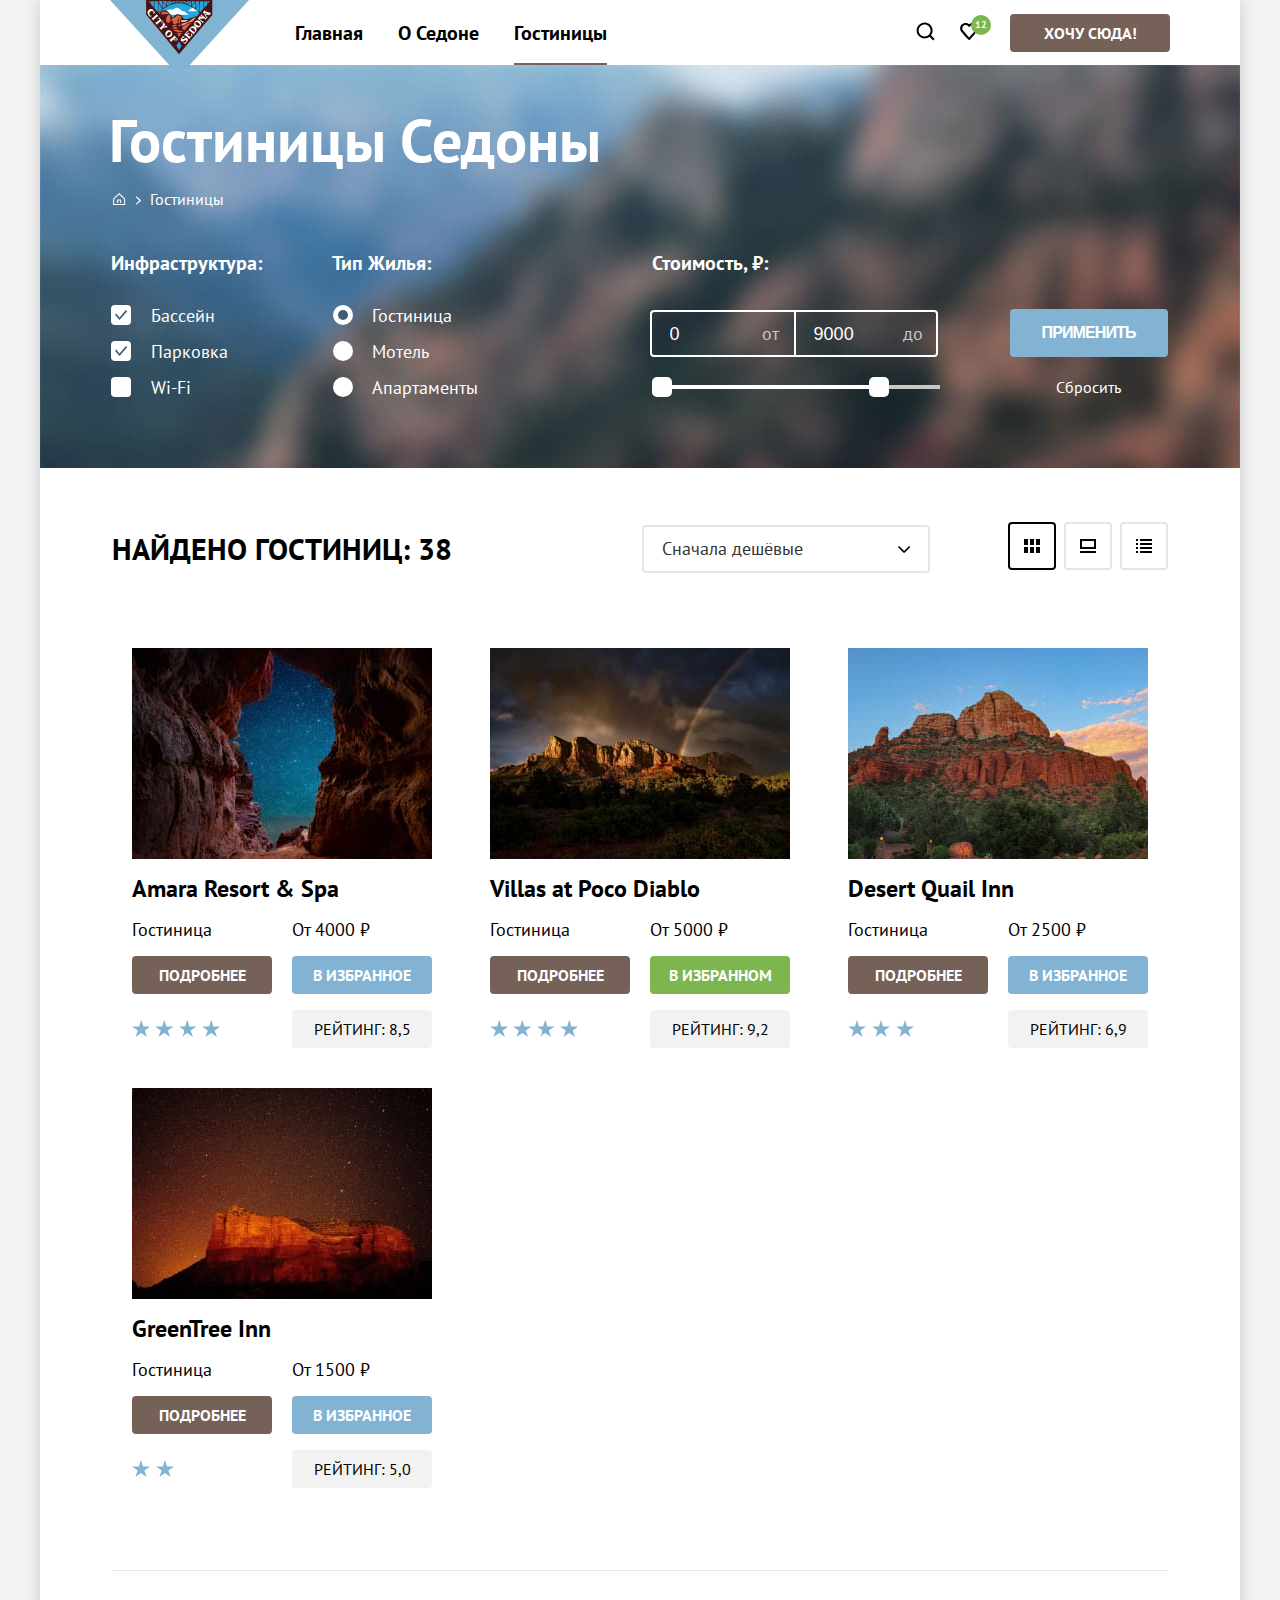
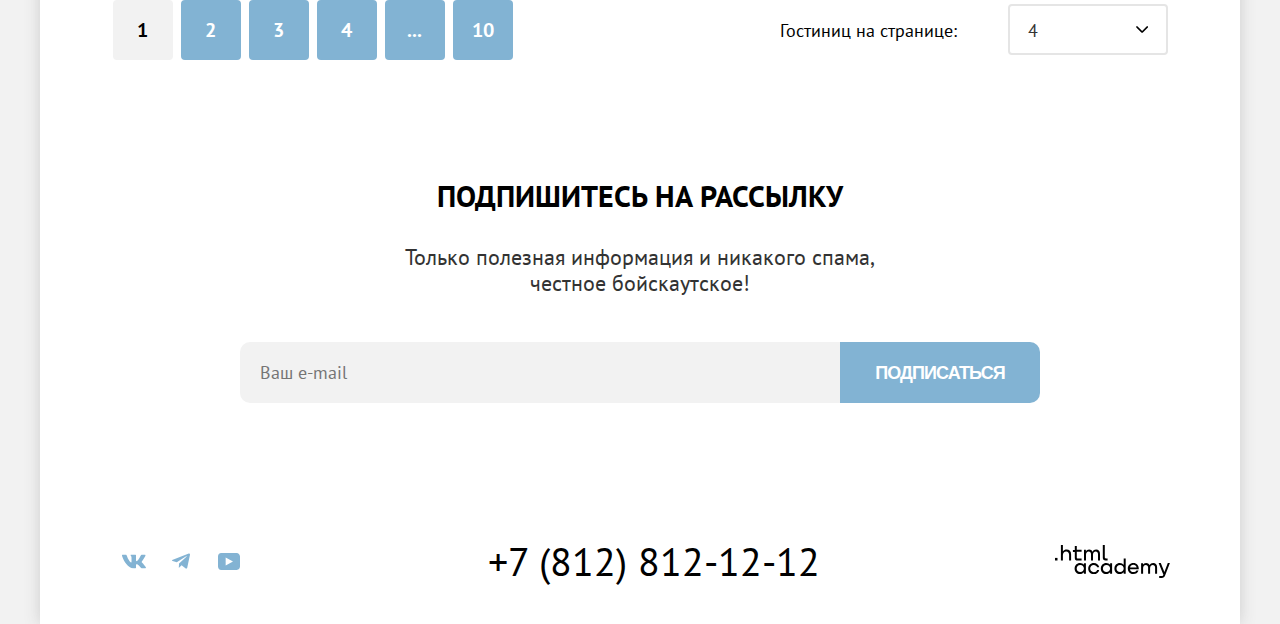
<file: 10/catalog.html>
<!DOCTYPE html>
<html lang="ru">
  <head>
    <meta charset="utf-8">
    <title>Гостиницы Седоны</title>
    <link rel="icon" href="./images/favicon.png">
    <link rel="stylesheet" href="./styles/styles.css">
    <base href="https://htmlacademy-htmlcss.github.io/1695309-sedona-34/10/">
</head>
  <body>
    <div class="container">
      <header class="page-header">
        <a class="navigation-logo" href="#">
          <img class="logo" src="./images/logo.svg" width="139" height="70" alt="Логотип Седоны.">
        </a>
        <nav class="navigation">
          <ul class="navigation-list list">
            <li class="navigation-item">
              <a class="navigation-link" href="./index.html">Главная</a>
            </li>
            <li class="navigation-item">
              <a class="navigation-link" href="#">О Седоне</a>
            </li>
            <li class="navigation-item">
              <a class="navigation-link current">Гостиницы</a>
            </li>
          </ul>
        </nav>
        <ul class="navigation-user list">
          <li class="navigation-item">
            <a class="navigation-link" href="#">
              <svg class="navigation-icon" width="21" height="20" aria-hidden="true" focusable="false" viewBox="0 0 21 20" fill="none" xmlns="http://www.w3.org/2000/svg">
                <path d="M19.6143 18.0083L15.9143 14.3287C16.9143 13.0359 17.6143 11.3453 17.6143 9.4558C17.6143 5.08011 14.0143 1.5 9.61426 1.5C5.21426 1.5 1.61426 5.17956 1.61426 9.55525C1.61426 13.9309 5.21426 17.511 9.61426 17.511C11.4143 17.511 13.1143 16.9144 14.5143 15.8204L18.2143 19.5L19.6143 18.0083ZM9.61426 15.5221C6.31426 15.5221 3.61426 12.837 3.61426 9.55525C3.61426 6.27348 6.31426 3.5884 9.61426 3.5884C12.9143 3.5884 15.6143 6.27348 15.6143 9.55525C15.6143 12.837 12.9143 15.5221 9.61426 15.5221Z" fill="currentColor"/>
              </svg>
              <span class="visually-hidden">Поиск</span>
            </a>
          </li>
          <li class="navigation-item">
            <a href="#" class="navigation-link">
              <svg class="navigation-icon heart-icon" width="21" height="20" aria-hidden="true" focusable="false" viewBox="0 0 21 20" fill="none" xmlns="http://www.w3.org/2000/svg">
                <path d="M10.0143 19C9.71426 19 9.41426 18.9 9.21426 18.6C3.81426 12.5 2.51426 11.1 2.21426 10.7C1.51426 9.8 1.11426 8.6 1.11426 7.4C1.11426 4.4 3.51426 2 6.61426 2C7.91426 2 9.11426 2.5 10.1143 3.3C11.1143 2.5 12.4143 2 13.6143 2C16.6143 2 19.1143 4.4 19.1143 7.4C19.1143 8.7 18.6143 9.9 17.8143 10.8L10.8143 18.7C10.6143 18.9 10.4143 19 10.0143 19ZM4.01426 9.5C4.31426 9.9 7.51426 13.5 10.1143 16.4L16.3143 9.4C16.8143 8.9 17.0143 8.2 17.0143 7.4C17.0143 5.6 15.5143 4.1 13.7143 4.1C12.7143 4.1 11.7143 4.6 11.0143 5.4C10.7143 5.7 10.4143 5.8 10.1143 5.8C9.81426 5.8 9.51426 5.6 9.31426 5.4C8.61426 4.6 7.61426 4.1 6.61426 4.1C4.81426 4.1 3.31426 5.6 3.31426 7.4C3.21426 8.3 3.61426 9 4.01426 9.5C3.91426 9.5 3.91426 9.5 4.01426 9.5Z" fill="currentColor"/>
              </svg>
              <span class="visually-hidden">Избранное</span>
              <span class="favotite-number">12</span>
            </a>
          </li>
          <li class="navigation-item">
            <a class="navigation-link button button-want" href="#">Хочу сюда!</a>
          </li>
        </ul>
      </header>

      <main class="main">
        <div class="filter-wrapper">
          <div class="filter-container">
            <h1 class="catalog-title">Гостиницы Седоны</h1>
            <ul class="breadcrumbs list">
              <li class="breadcrumbs-item">
                <a class="breadcrumbs-link" href="./index.html">
                  <svg class="breadcrumbs-svg" width="21" height="20" aria-hidden="true" focusable="false" viewBox="0 0 21 20" fill="none" xmlns="http://www.w3.org/2000/svg">
                    <path d="M10.1143 3L4.11426 8.80006V15.0001H16.1143V8.80006L10.1143 3ZM15.1143 14.0001H5.11426V9.20005L10.1143 4.4L15.1143 9.20005V14.0001Z" fill="currentColor"/>
                    <path d="M8.11426 13.0001H9.11426V10.5001H11.1143V13.0001H12.1143V9.50005H8.11426V13.0001Z" fill="currentColor"/>
                  </svg>
                  <span class="visually-hidden">Главная</span>
                </a>
              </li>
              <li class="breadcrumbs-item">
                <a class="breadcrumbs-link">Гостиницы</a>
              </li>
            </ul>
            <section class="filter">
              <h2 class="visually-hidden">Настройки поиска</h2>
              <form class="filter-form" action="https://echo.htmlacademy.ru/" method="post">
                <fieldset class="filter-group">
                  <legend class="filter-title">Инфраструктура:</legend>
                  <ul class="filter-list list">
                    <li class="filter-item">
                      <label class="option-label">
                        <input class="visually-hidden checkbox" type="checkbox" name="pool" checked >
                        <span class="custom-checkbox"></span>
                        Бассейн
                      </label>
                    </li>
                    <li class="filter-item">
                      <label class="option-label">
                        <input class="visually-hidden checkbox" type="checkbox" name="parking" checked>
                        <span class="custom-checkbox"></span>
                        Парковка
                      </label>
                    </li>
                    <li class="filter-item">
                      <label class="option-label">
                        <input class="visually-hidden checkbox" type="checkbox" name="wifi">
                        <span class="custom-checkbox"></span>
                        Wi-Fi
                      </label>
                    </li>
                  </ul>
                </fieldset>

                <fieldset class="filter-group">
                  <legend class="filter-title">Тип Жилья:</legend>
                  <ul class="filter-list list">
                    <li class="filter-item">
                      <label class="option-label">
                        <input class="visually-hidden radio" type="radio" name="home-type" value="holel" checked>
                        <span class="custom-radio"></span>
                        Гостиница
                      </label>
                    </li>
                    <li class="filter-item">
                      <label class="option-label">
                        <input class="visually-hidden radio" type="radio" name="home-type" value="motel">
                        <span class="custom-radio"></span>
                        Мотель
                      </label>
                    </li>
                    <li class="filter-item">
                      <label class="option-label">
                        <input class="visually-hidden radio" type="radio" name="home-type" value="apartments">
                        <span class="custom-radio"></span>
                        Апартаменты
                      </label>
                    </li>
                  </ul>
                </fieldset>

                <fieldset class="filter-group">
                  <legend class="filter-title">Стоимость, ₽:</legend>
                  <ul class="filter-list list">
                    <li class="filter-item input-wrap">
                      <label class="input-label"><span class="visually-hidden">Цена от</span>
                        <input class="input-number start-number" type="number" name="price" min="0" max="9000" placeholder="0">
                        <span class="placeholder-text">от</span>
                      </label>
                      <label class="input-label"><span class="visually-hidden">Цена до</span>
                        <input class="input-number end-number" type="number" name="price" min="0" max="9000" placeholder="9000">
                        <span class="placeholder-text">до</span>
                      </label>
                    </li>
                    <li class="filter-item range-scale">
                      <div class="range-bar" style="width: 79%;">
                        <button class="range-toggle toggle-min" type="button">
                          <span class="visually-hidden">Изменить минимальную цену.</span>
                        </button>
                        <button class="range-toggle toggle-max" type="button">
                          <span class="visually-hidden">Изменить максимальную цену.</span>
                        </button>
                      </div>
                    </li>
                  </ul>
                </fieldset>
                <div class="button-form-wrap">
                  <button class="button button-apply" type="submit">Применить</button>
                  <input class="button-reset" type="reset" value="Сбросить">
                </div>
              </form>
            </section>
          </div>
        </div>

        <section class="results">
          <div class="header-wrapper">
            <h2 class="section-title results-section-title">Найдено гостиниц: <span>38</span></h2>
            <select class="sort-list" name="sort-by">
              <option class="sort-option" value="low-to-high">Сначала дешёвые</option>
              <option class="sort-option" value="high-to-low">Сначала дорогие</option>
              <option class="sort-option" value="rate-high">Сначала c высоким рейтингом</option>
              <option class="sort-option" value="rate-low">Сначала c низким рейтингом</option>
            </select>
            <ul class="view-list list">
              <li class="view-item ">
                <a class="view-button tile view-active"><span class="visually-hidden">Плиточная раскладка</span></a>
              </li>
              <li class="view-item">
                <a class="view-button slideshow" href="./catalog.html"><span class="visually-hidden">Режим презентации</span></a>
              </li>
              <li class="view-item">
                <a class="view-button list-view" href="./catalog.html"><span class="visually-hidden">Режим списка</span></a>
              </li>
            </ul>
          </div>

          <ul class="results-list list">
            <li class="results-item">
              <a class="results-image-link" href="./catalog.html">
                <img class="results-image" src="./images/hotels/hotel-1.jpg" width="300" height="211" alt="Amara Resort & Spa.">
              </a>
              <a class="result-link" href="#"><h3 class="results-title">Amara Resort & Spa</h3></a>

              <span class="results-type">Гостиница</span>
              <span class="results-price">От 4000 ₽</span>

              <a class="button button-more" href="./catalog.html">Подробнее</a>
              <a class="button button-favorite" href="./catalog.html">В избранное</a>

              <span class="hotelstars four-stars">
                <span class="visually-hidden">Четыре звезды</span>
              </span>
              <span class="score">Рейтинг: 8,5</span>
            </li>
            <li class="results-item">
              <a class="results-image-link" href="./catalog.html">
                <img class="results-image" src="./images/hotels/hotel-2.jpg" width="300" height="211" alt="Villas at Poco Diablo.">
              </a>
              <a class="result-link" href="./catalog.html"><h3 class="results-title">Villas at Poco Diablo</h3></a>

              <span class="results-type">Гостиница</span>
              <span class="results-price">От 5000 ₽</span>

              <a class="button button-more" href="./catalog.html">Подробнее</a>
              <a class="button button-favorite button-active" href="./catalog.html">В избранном</a>

              <span class="hotelstars four-stars">
                <span class="visually-hidden">Четыре звезды</span>
              </span>
              <span class="score">Рейтинг: 9,2</span>
            </li>
            <li class="results-item">
              <a class="results-image-link" href="./catalog.html">
                <img class="results-image" src="./images/hotels/hotel-3.jpg" width="300" height="211" alt="Desert Quail Inn.">
              </a>
              <a class="result-link" href="./catalog.html"><h3 class="results-title">Desert Quail Inn</h3></a>

              <span class="results-type">Гостиница</span>
              <span class="results-price">От 2500 ₽</span>

              <a class="button button-more" href="./catalog.html">Подробнее</a>
              <a class="button button-favorite" href="./catalog.html">В избранное</a>

              <span class="hotelstars three-stars">
                <span class="visually-hidden">Три звезды</span>
              </span>
              <span class="score">Рейтинг: 6,9</span>
            </li>
            <li class="results-item">
              <a class="results-image-link" href="./catalog.html">
                <img class="results-image" src="./images/hotels/hotel-4.jpg" width="300" height="211" alt="GreenTree Inn.">
              </a>
              <a class="result-link" href="./catalog.html"><h3 class="results-title">GreenTree Inn</h3></a>

              <span class="results-type">Гостиница</span>
              <span class="results-price">От 1500 ₽</span>

              <a class="button button-more" href="./catalog.html">Подробнее</a>
              <a class="button button-favorite" href="./catalog.html">В избранное</a>

              <span class="hotelstars two-stars">
                <span class="visually-hidden">Две звезды</span>
              </span>
              <span class="score">Рейтинг: 5,0</span>
            </li>
          </ul>

          <div class="pagination">
            <h2 class="visually-hidden">Переключить номер страницы результатов</h2>
            <ol class="pagination-list list">
              <li class="pagination-item"><a class="pagination-link current-page" href="./catalog.html">1</a></li>
              <li class="pagination-item"><a class="pagination-link" href="./catalog.html" >2</a></li>
              <li class="pagination-item"><a class="pagination-link" href="./catalog.html" >3</a></li>
              <li class="pagination-item"><a class="pagination-link" href="./catalog.html" >4</a></li>
              <li class="pagination-item"><a class="pagination-link" href="./catalog.html" >...</a></li>
              <li class="pagination-item"><a class="pagination-link" href="./catalog.html" >10</a></li>
            </ol>

            <label class="results-label" for="select-number">
              Гостиниц на странице:
            </label>
            <select class="results-number" id="select-number" name="results-number">
              <option value="2">2</option>
              <option value="4" selected>4</option>
              <option value="6">6</option>
              <option value="8">8</option>
            </select>
          </div>
        </section>

        <section class="subscription-section subscription-catalog">
          <div class="subscription-text">
            <h2 class="section-title">Подпишитесь на рассылку</h2>
            <p class="section-description">Только полезная информация и никакого спама, честное бойскаутское!</p>
          </div>
          <form class="subscription-form" action="https://echo.htmlacademy.ru/" method="post">
            <input class="input-text" type="email" name="email" placeholder="Ваш e-mail" required>
            <button class="button-section button-subscribe" type="submit">Подписаться</button>
          </form>
        </section>
      </main>

      <footer class="page-footer">
        <h2 class="visually-hidden">Наши контакты</h2>
        <ul class="socials-list list">
          <li class="socials-item">
            <a class="socials-link" href="https://vk.com/htmlacademy">
              <svg class="socials-svg" width="24" height="15" aria-hidden="true" focusable="false" viewBox="0 0 24 15" fill="none" xmlns="http://www.w3.org/2000/svg">
                <g clip-path="url(#clip0_33515_1186)">
                <path fill-rule="evenodd" clip-rule="evenodd" d="M23.45 1.448C23.616 0.902 23.45 0.5 22.655 0.5H20.03C19.362 0.5 19.054 0.847 18.887 1.23C18.887 1.23 17.552 4.426 15.661 6.502C15.049 7.104 14.771 7.295 14.437 7.295C14.27 7.295 14.019 7.104 14.019 6.557V1.448C14.019 0.792 13.835 0.5 13.279 0.5H9.151C8.734 0.5 8.483 0.804 8.483 1.093C8.483 1.714 9.429 1.858 9.526 3.606V7.404C9.526 8.237 9.373 8.388 9.039 8.388C8.149 8.388 5.984 5.177 4.699 1.503C4.45 0.788 4.198 0.5 3.527 0.5H0.9C0.15 0.5 0 0.847 0 1.23C0 1.912 0.89 5.3 4.145 9.781C6.315 12.841 9.37 14.5 12.153 14.5C13.822 14.5 14.028 14.132 14.028 13.497V11.184C14.028 10.447 14.186 10.3 14.715 10.3C15.105 10.3 15.772 10.492 17.33 11.967C19.11 13.716 19.403 14.5 20.405 14.5H23.03C23.78 14.5 24.156 14.132 23.94 13.404C23.702 12.68 22.852 11.629 21.725 10.382C21.113 9.672 20.195 8.907 19.916 8.524C19.527 8.033 19.638 7.814 19.916 7.377C19.916 7.377 23.116 2.951 23.449 1.448H23.45Z" fill="currentColor"/>
                </g>
                <defs>
                <clipPath id="clip0_33515_1186">
                <rect width="24.0005" height="14" fill="white" transform="translate(0 0.5)"/>
                </clipPath>
                </defs>
              </svg>
              <span class="visually-hidden">Вконтакте</span>
            </a>
          </li>
          <li class="socials-item">
            <a class="socials-link" href="https://t.me/htmlacademy">
              <svg width="18" height="17" aria-hidden="true" focusable="false" viewBox="0 0 18 17" fill="none" xmlns="http://www.w3.org/2000/svg">
                <path d="M16.7855 0.59926L0.840977 6.74776C-0.247172 7.18481 -0.240877 7.79184 0.641333 8.06253L4.73493 9.33953L14.2063 3.3637C14.6542 3.09121 15.0634 3.2378 14.727 3.53636L7.05332 10.4619H7.05152L7.05332 10.4628L6.77094 14.6823C7.18462 14.6823 7.36718 14.4925 7.5992 14.2686L9.58754 12.3351L13.7234 15.39C14.486 15.81 15.0337 15.5941 15.2234 14.6841L17.9384 1.88885C18.2163 0.774623 17.513 0.270117 16.7855 0.59926Z" fill="currentColor"/>
                </svg>
              <span class="visually-hidden">Телеграм</span>
            </a>
          </li>
          <li class="socials-item">
            <a class="socials-link" href="https://www.youtube.com/user/htmlacademyru">
              <svg width="22" height="17" aria-hidden="true" focusable="false" viewBox="0 0 22 17" fill="none" xmlns="http://www.w3.org/2000/svg">
                <path d="M18.607 0H3.17413C1.31343 0 0 1.59375 0 3.4V13.4937C0 15.4062 1.31343 17 3.17413 17H18.8259C20.4677 17 22 15.4062 22 13.6V3.4C21.7811 1.59375 20.4677 0 18.607 0ZM7.66169 12.5375V4.4625L14.995 8.5L7.66169 12.5375Z" fill="currentColor"/>
              </svg>
              <span class="visually-hidden">Youtube</span>
            </a>
          </li>
        </ul>
        <a class="phone" href="tel:+78128121212">+7 (812) 812-12-12</a>
        <div class="logo-wrap">
          <a class="logo-link" href="https://htmlacademy.ru/">
            <svg class="logo-svg" aria-hidden="true" focusable="false" width="115" height="34" viewBox="0 0 115 34" fill="none" xmlns="http://www.w3.org/2000/svg">
              <path d="M0 13.9V16.5H2.5V13.9H0Z" fill="currentColor"/>
              <path d="M11.6 5.5C10 5.5 8.8 6.2 8 7.2H7.9V1H5.9V16.5H7.9V11.2C7.9 9.1 9.2 7.6 11.2 7.6C13 7.6 14.1 9 14.1 10.8V16.5H16.1V10.4C16.2 7.4 14.3 5.5 11.6 5.5Z" fill="currentColor"/>
              <path d="M26.6 5.8H21.8V2.1H19.8V5.9H17.9V7.9H19.8V13.9C19.8 15.6 20.8 16.6 22.5 16.6H26.6V14.6H22.9C22.2 14.6 21.8 14.2 21.8 13.5V7.8H26.6V5.8Z" fill="currentColor"/>
              <path d="M41.1 5.6C39.5 5.6 38.2 6.4 37.6 7.7H37.5C36.9 6.5 35.7 5.6 34.1 5.6C32.7 5.6 31.6 6.4 31 7.4H30.9V5.8H29V16.4H31V11C31 9 32 7.5 33.6 7.5C35.1 7.5 36 8.5 36 10.1V16.4H38V10.8C38 8.4 39.4 7.5 40.6 7.5C42.1 7.5 43 8.5 43 10.1V16.4H45V9.9C45.1 7.4 43.6 5.6 41.1 5.6Z" fill="currentColor"/>
              <path d="M47.8 13.7C47.8 15.4 48.8 16.4 50.6 16.4H52.6V14.4H50.9C50.2 14.4 49.8 14 49.8 13.3V1H47.8V13.7Z" fill="currentColor"/>
              <path d="M28.9 20.7C28 19.6 26.7 18.9 25 18.9C21.9 18.9 19.6 21.2 19.6 24.5C19.6 27.8 21.9 30.1 25 30.1C26.8 30.1 28 29.3 28.8 28.2H28.9V29.8H30.9V19.2H28.9V20.7ZM25.3 28.1C23.1 28.1 21.7 26.5 21.7 24.5C21.7 22.5 23.1 20.9 25.3 20.9C27.5 20.9 28.9 22.5 28.9 24.5C28.9 26.4 27.5 28.1 25.3 28.1Z" fill="currentColor"/>
              <path d="M44.2 23C43.7 20.6 41.6 18.9 38.8 18.9C35.4 18.9 33.2 21.4 33.2 24.5C33.2 27.6 35.4 30.1 38.8 30.1C41.6 30.1 43.7 28.3 44.2 25.9H42.1C41.7 27.2 40.4 28.2 38.8 28.2C36.6 28.2 35.2 26.6 35.2 24.6C35.2 22.6 36.6 21 38.8 21C40.4 21 41.6 22 42.1 23.2H44.2V23Z" fill="currentColor"/>
              <path d="M55.1 20.7C54.2 19.6 52.9 18.9 51.2 18.9C48.1 18.9 45.8 21.2 45.8 24.5C45.8 27.8 48.1 30.1 51.2 30.1C53 30.1 54.2 29.3 55 28.2H55.1V29.8H57.1V19.2H55.1V20.7ZM51.5 28.1C49.3 28.1 47.9 26.5 47.9 24.5C47.9 22.5 49.3 20.9 51.5 20.9C53.7 20.9 55.1 22.5 55.1 24.5C55.1 26.4 53.6 28.1 51.5 28.1Z" fill="currentColor"/>
              <path d="M68.7 20.8C67.8 19.7 66.5 18.9 64.8 18.9C61.7 18.9 59.4 21.2 59.4 24.5C59.4 27.8 61.6 30.1 64.8 30.1C66.5 30.1 67.8 29.3 68.6 28.3H68.7V29.8H70.7V14.4H68.7V20.8ZM65.1 28.1C62.9 28.1 61.5 26.5 61.5 24.5C61.5 22.5 62.9 20.9 65.1 20.9C67.3 20.9 68.7 22.5 68.7 24.5C68.6 26.5 67.2 28.1 65.1 28.1Z" fill="currentColor"/>
              <path d="M78.3 18.9C75 18.9 72.8 21.4 72.8 24.5C72.8 27.5 74.9 30.1 78.3 30.1C80.8 30.1 82.8 28.8 83.5 26.5H81.4C80.9 27.5 79.8 28.1 78.4 28.1C76.5 28.1 75.1 26.8 75 25.2H83.8C84 21.6 81.8 18.9 78.3 18.9ZM78.3 20.8C80 20.8 81.3 21.8 81.6 23.4H75.1C75.4 21.9 76.6 20.8 78.3 20.8Z" fill="currentColor"/>
              <path d="M98.2 18.9C96.6 18.9 95.3 19.7 94.6 20.9H94.5C93.9 19.7 92.7 18.9 91.1 18.9C89.7 18.9 88.6 19.6 88 20.7V19.2H86.1V29.8H88.1V24.4C88.1 22.4 89.1 21 90.7 20.9C92.2 20.9 93.1 21.9 93.1 23.5V29.8H95.1V24.2C95.1 21.8 96.5 20.9 97.7 20.9C99.2 20.9 100.1 21.9 100.1 23.5V29.8H102.1V23.3C102.2 20.7 100.7 18.9 98.2 18.9Z" fill="currentColor"/>
              <path d="M109.4 28L105.8 19.1H103.6L108.4 30.7C108.1 31.6 107.7 31.9 106.7 31.9H104.2V33.9H106.7C108.5 33.9 109.5 33.1 110.2 31.3L114.9 19.1H112.8L109.4 28Z" fill="currentColor"/>
              </svg>
            <span class="visually-hidden">Логотип HTML Академии</span>
          </a>
        </div>
      </footer>
    </div>
  </body>
</html>
</file>
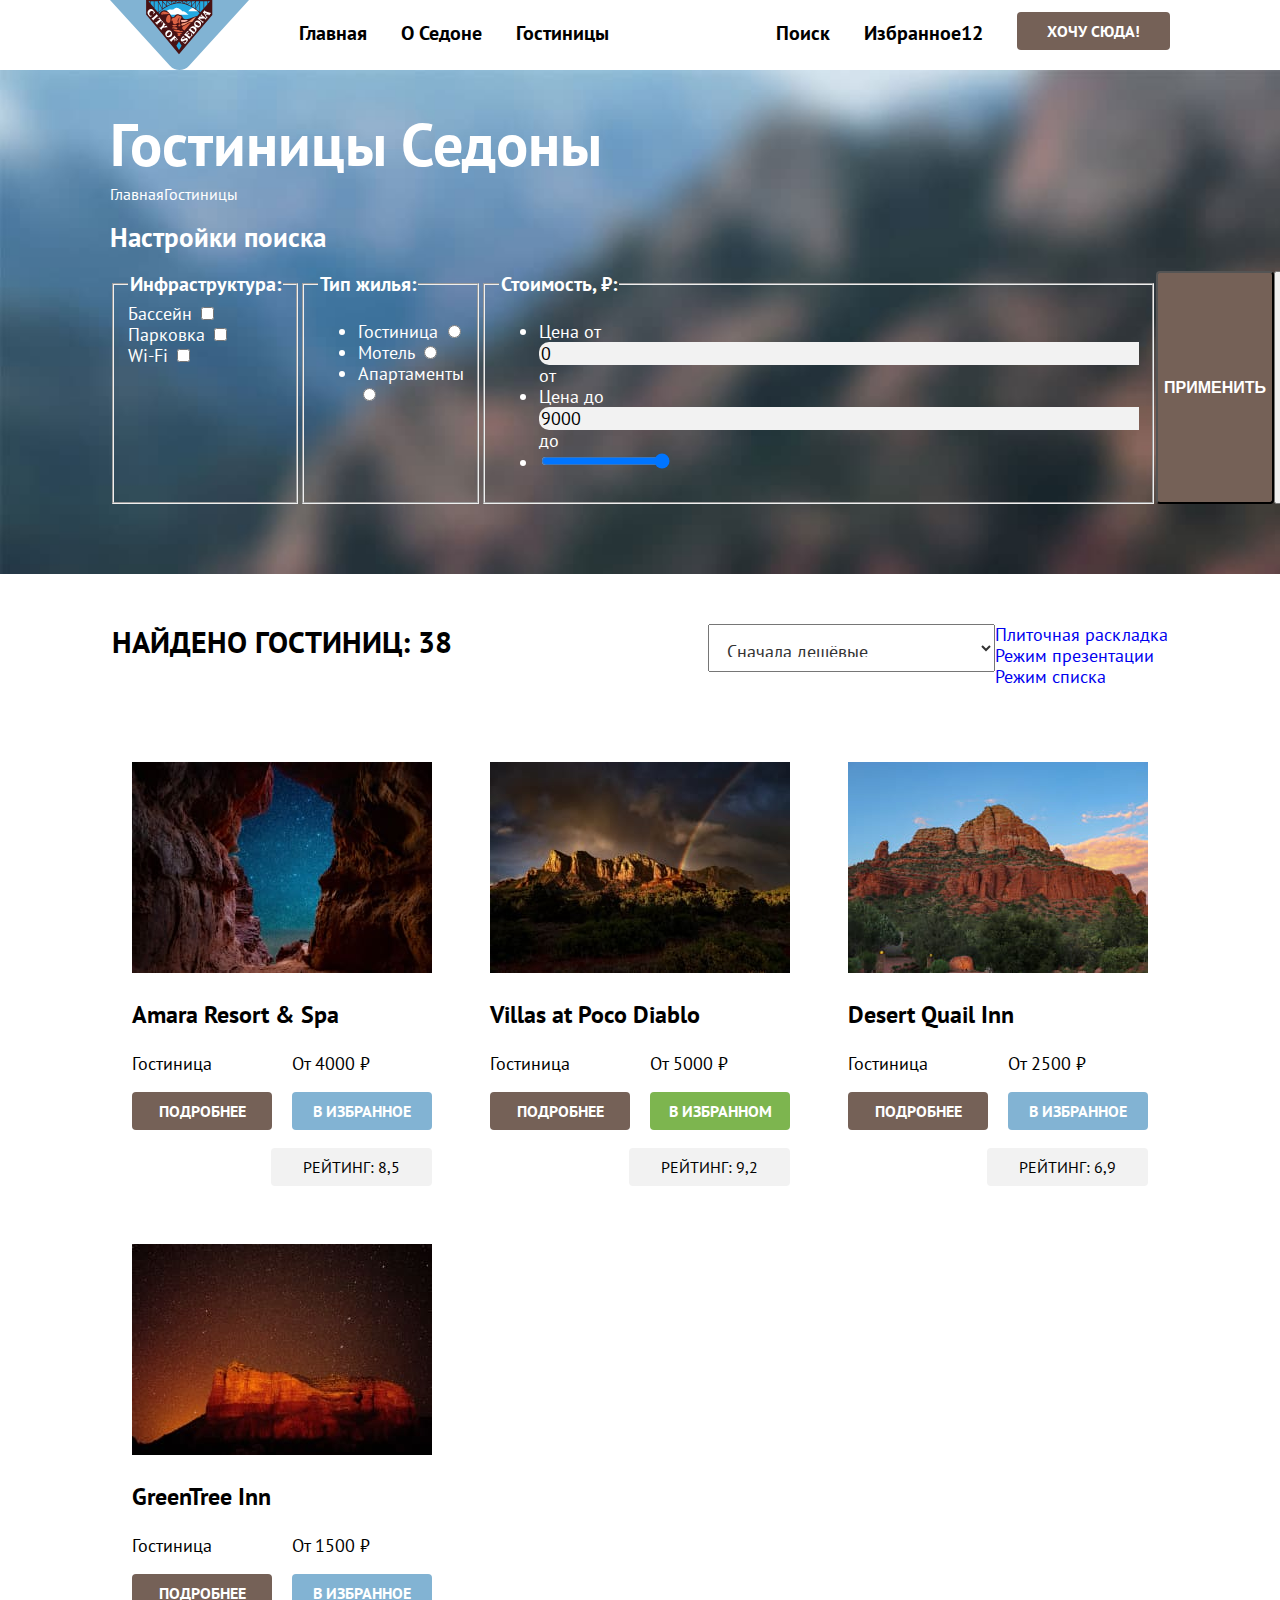
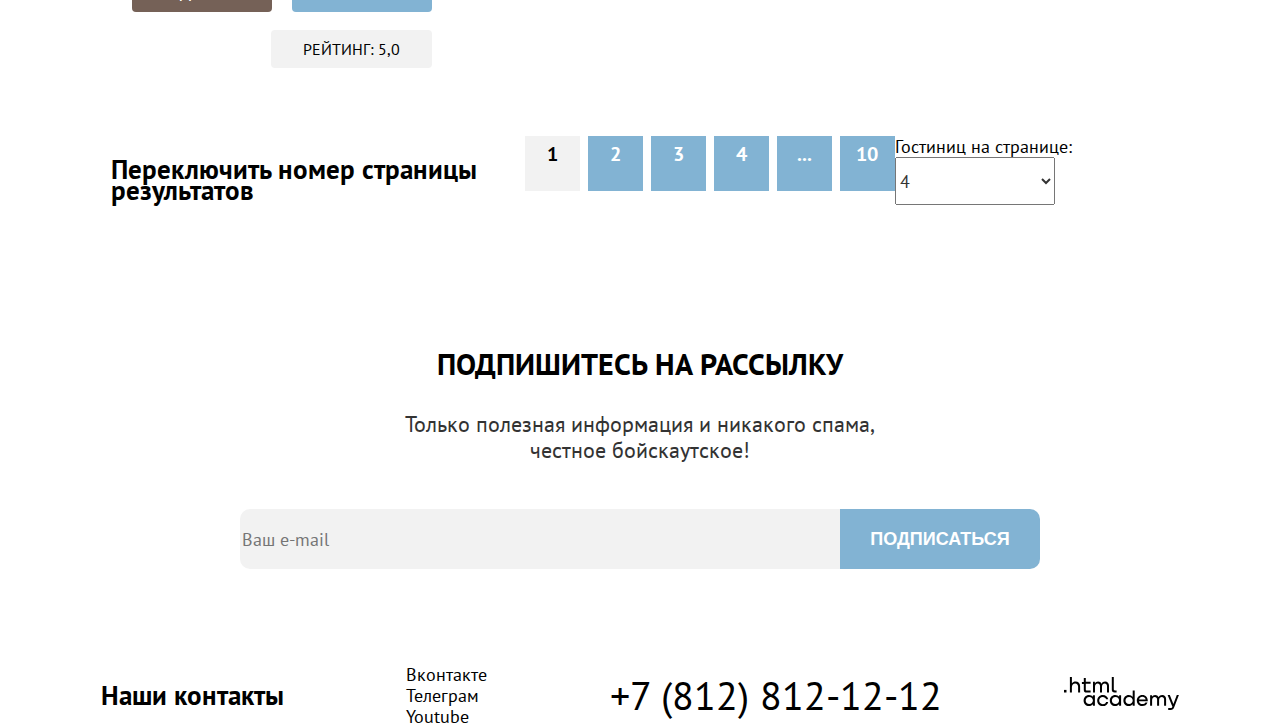
<file: 5/catalog.html>
<!DOCTYPE html>
<html lang="ru">
  <head>
    <meta charset="utf-8">
    <title>HTML Academy: Гостиницы Седоны</title>
    <link rel="stylesheet" href="./styles/styles.css">
    <base href="https://htmlacademy-htmlcss.github.io/1695309-sedona-34/5/">
</head>
  <body>
    <header class="page-header container">
      <img src="./images/logo.svg" width="139" height="70" alt="Логотип Седоны" class="logo">
      <nav class="navigation">
        <ul class="navigation-list list">
          <li class="navigation-item"><a href="./index.html" class="navigation-link">Главная</a></li>
          <li class="navigation-item"><a href="#" class="navigation-link">О Седоне</a></li>
          <li class="navigation-item"><a class="navigation-link current" current>Гостиницы</a></li>
        </ul>
      </nav>
      <ul class="navigation-list navigation-user list">
        <li class="navigation-item"><a href="#" class="navigation-link"><span class="visually-hidden">Поиск</span></a></li>
        <li class="navigation-item"><a href="#" class="navigation-link"><span class="visually-hidden">Избранное</span><span>12</span></a></li>
        <li class="navigation-item"><a href="#" class="navigation-link button button-want">Хочу сюда!</a></li>
      </ul>
    </header>

    <main class="main">
      <div class="filter-wrapper">
        <div class="container filter-container">
          <h1 class="catalog-title">Гостиницы Седоны</h1>
          <ul class="breadcrumbs list">
            <li class="breadcrumbs-item">
              <a href="#" class="breadcrumbs-link">
                <span class="visually-hidden">Главная</span>
              </a>
            </li>
            <li class="breadcrumbs-item">
              <a class="breadcrumbs-link">Гостиницы</a>
            </li>
          </ul>
          <section class="filter">
            <h2 class="visually-hidden">Настройки поиска</h2>
            <form class="filter-form" action="https://echo.htmlacademy.ru/" method="post">
              <fieldset class="filter-group">
                <legend class="filter-title">Инфраструктура:</legend>
                <ul class="filter-list list">
                  <li class="filter-item">
                    <label class="option-label">Бассейн
                      <input type="checkbox" name="pool">
                    </label>
                  </li>
                  <li class="filter-item">
                    <label class="option-label">Парковка
                      <input type="checkbox" name="parking">
                    </label>
                  </li>
                  <li class="filter-item">
                    <label class="option-label">Wi-Fi
                      <input type="checkbox" name="wifi">
                    </label>
                  </li>
                </ul>
              </fieldset>

              <fieldset class="filter-group">
                <legend class="filter-title">Тип жилья:</legend>
                <ul class="filter-list">
                  <li class="filter-item">
                    <label class="option-label">Гостиница
                      <input type="radio" name="home-type" value="holel">
                    </label>
                  </li>
                  <li class="filter-item">
                    <label class="option-label">Мотель
                      <input type="radio" name="home-type" value="motel">
                    </label>
                  </li>
                  <li class="filter-item">
                    <label class="option-label">Апартаменты
                      <input type="radio" name="home-type" value="apartments">
                    </label>
                  </li>
                </ul>
              </fieldset>

              <fieldset class="filter-group">
                <legend class="filter-title">Стоимость, ₽:</legend>
                <ul class="filter-list">
                  <li class="filter-item">
                    <label><span class="visually-hidden">Цена от</span>
                      <input type="number" class="input-text" name="price" min="0" max="9000" value="0"><span>от</span>
                    </label>
                  </li>
                  <li class="filter-item">
                    <label><span class="visually-hidden">Цена до</span>
                      <input type="number" class="input-text" name="price" min="0" max="9000" value="9000"><span>до</span>
                    </label>
                  </li>
                  <li class="filter-item">
                    <input type="range" name="onrange" min="0" max="9000" value="9000">
                  </li>
                </ul>
              </fieldset>
              <button type="submit" class="button button-apply">Применить</button>
              <input type="reset" class="button-reset"></input>
            </form>
          </section>
        </div>
      </div>

      <section class="results container">
        <div class="header-wrapper">
          <h2 class="section-title">Найдено гостиниц: <span>38</span></h2>
          <select class="sort-list" name="sort-by">
            <option class="sort-option" value="low-to-high">Сначала дешёвые</option>
            <option class="sort-option" value="high-to-low">Сначала дорогие</option>
            <option class="sort-option" value="rate-high">Сначала c высоким рейтингом</option>
            <option class="sort-option" value="rate-low">Сначала c низким рейтингом</option>
          </select>
          <ul class="view-list list">
            <li class="view-item">
              <a href="#" class="view-button"><span class="visually-hidden">Плиточная раскладка</span></a>
            </li>
            <li class="view-item">
              <a href="#" class="view-button"><span class="visually-hidden">Режим презентации</span></a>
            </li>
            <li class="view-item">
              <a href="#" class="view-button"><span class="visually-hidden">Режим списка</span></a>
            </li>
          </ul>
        </div>

        <ul class="results-list list">
          <li class="results-item">
            <img src="./images/hotels/hotel-1.jpg" width="300" height="211" alt="Amara Resort & Spa">
            <a href="#" class="result-link"><h3 class="results-title">Amara Resort & Spa</h3></a>
            <div class="results-description">
              <span class="results-type">Гостиница</span><span class="results-price">От 4000 ₽</span>
            </div>
            <p class="button-wrap">
              <a href="#" class="button button-more">Подробнее</a>
              <a href="#" class="button button-favorite">В избранное</a>
            </p>
            <p class="button-wrap">
              <span class="hotelstars"></span>
              <span class="score">Рейтинг: 8,5</span>
            </p>
          </li>

          <li class="results-item">
            <img src="./images/hotels/hotel-2.jpg" width="300" height="211" alt="Villas at Poco Diablo">
            <a href="#" class="result-link"><h3 class="results-title">Villas at Poco Diablo</h3></a>
            <div class="results-description">
              <span class="results-type">Гостиница</span><span class="results-price">От 5000 ₽</span>
            </div>
            <p class="button-wrap">
              <a href="#" class="button button-more">Подробнее</a>
              <a href="#" class="button button-favorite button-active">В избранном</a>
            </p>
            <p class="button-wrap">
              <span class="hotelstars"></span>
              <span class="score">Рейтинг: 9,2</span>
            </p>
          </li>

          <li class="results-item">
            <img src="./images/hotels/hotel-3.jpg" width="300" height="211" alt="Desert Quail Inn">
            <a href="#" class="result-link"><h3 class="results-title">Desert Quail Inn</h3></a>
            <div class="results-description">
              <span class="results-type">Гостиница</span><span class="results-price">От 2500 ₽</span>
            </div>
            <p class="button-wrap">
              <a href="#" class="button button-more">Подробнее</a>
              <a href="#" class="button button-favorite">В избранное</a>
            </p>
            <p class="button-wrap">
              <span class="hotelstars"></span>
              <span class="score">Рейтинг: 6,9</span>
            </p>
          </li>

          <li class="results-item">
            <img src="./images/hotels/hotel-4.jpg" width="300" height="211" width="300" height="211" alt="GreenTree Inn">
            <a href="#" class="result-link"><h3 class="results-title">GreenTree Inn</h3></a>
            <div class="results-description">
              <span class="results-type">Гостиница</span><span class="results-price">От 1500 ₽</span>
            </div>
            <p class="button-wrap">
              <a href="#" class="button button-more">Подробнее</a>
              <a href="#" class="button button-favorite">В избранное</a>
            </p>
            <p class="button-wrap">
              <span class="hotelstars"></span>
              <span class="score">Рейтинг: 5,0</span>
            </p>
          </li>
        </ul>

        <div class="pagination container">
          <h2 class="visually-hiden">Переключить номер страницы результатов</h2>
          <ol class="pagination-list list">
            <li class="pagination-item current-page"><a href="#" class="pagination-link">1</a></li>
            <li class="pagination-item"><a href="#" class="pagination-link">2</a></li>
            <li class="pagination-item"><a href="#" class="pagination-link">3</a></li>
            <li class="pagination-item"><a href="#" class="pagination-link">4</a></li>
            <li class="pagination-item"><a href="#" class="pagination-link">...</a></li>
            <li class="pagination-item"><a href="#" class="pagination-link">10</a></li>
          </ol>

          <form action="https://echo.htmlacademy.ru/" method="post">
            <label>
              Гостиниц на странице:
              <select class="results-number" name="results-number" id="">
                <option value="2">2</option>
                <option value="4" selected>4</option>
                <option value="6">6</option>
                <option value="8">8</option>
              </select>
            </label>
          </form>
        </div>
      </section>

      <section class="section subscription-section subscription-catalog">
        <h2 class="section-title">Подпишитесь на рассылку</h2>
        <p class="section-description">Только полезная информация и никакого спама,<br> честное бойскаутское!</p>
        <form class="subscription-form" action="https://echo.htmlacademy.ru/" method="post">
          <input type="email" class="input-text" name="email" placeholder="Ваш e-mail">
          <button class="button-section button-subscibe" type="submit">Подписаться</button>
        </form>
      </section>
    </main>

    <footer class="page-footer container">
      <h2 class="visually-hidden">Наши контакты</h2>
      <ul class="socials-list list">
        <li class="socials-item">
          <a href="https://vk.com/htmlacademy" class="socials-link">
            <span class="visually-hidden">Вконтакте</span>
          </a>
        </li>
        <li class="socials-item">
          <a href="https://t.me/htmlacademy " class="socials-link">
            <span class="visually-hidden">Телеграм</span>
          </a>
        </li>
        <li class="socials-item">
          <a href="https://www.youtube.com/user/htmlacademyru" class="socials-link">
            <span class="visually-hidden">Youtube</span>
          </a>
        </li>
      </ul>
      <a href="tel:+78128121212" class="phone">+7 (812) 812-12-12</a>
      <div>
        <a href="https://htmlacademy.ru/" class="logo-link">
          <img src="./images/logo_htmlacademy.svg" width="115" height="34" alt="Логотип HTML Академии">
        </a>
      </div>
    </footer>
  </body>
</html>
</file>
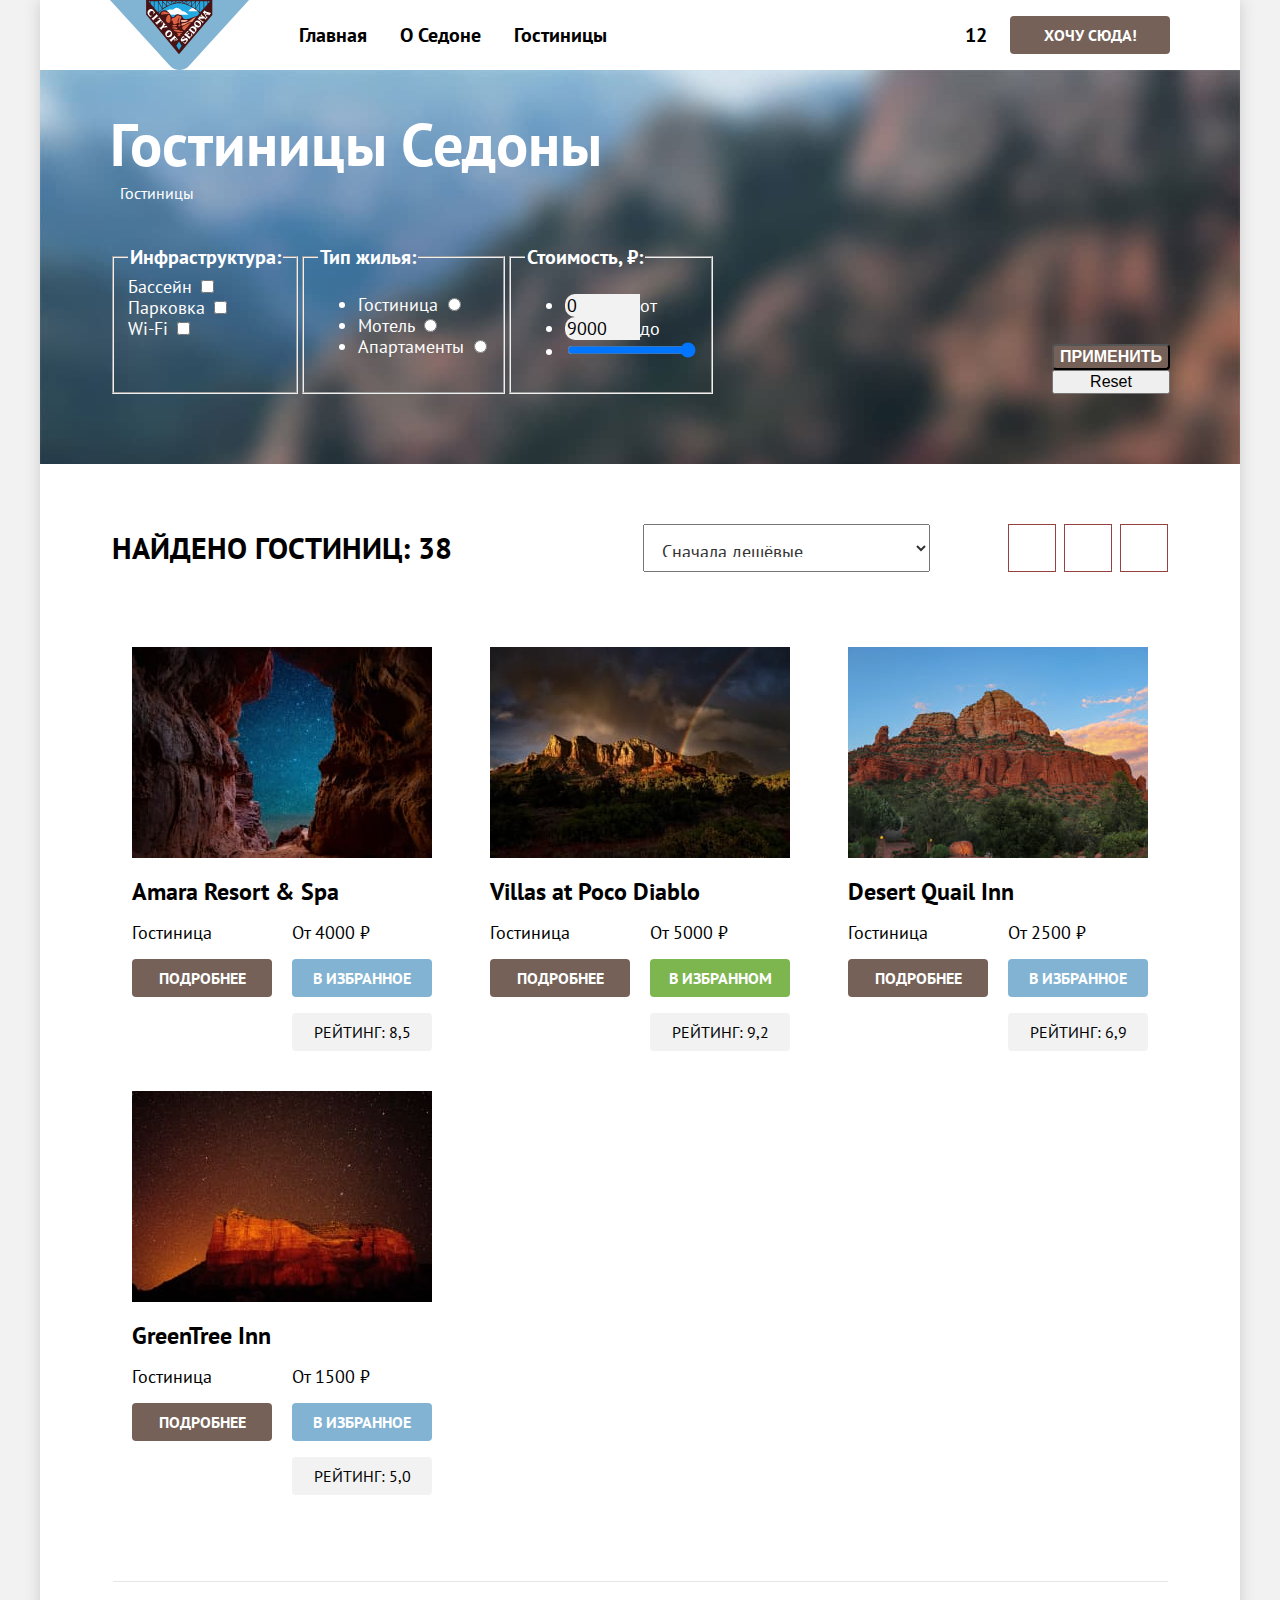
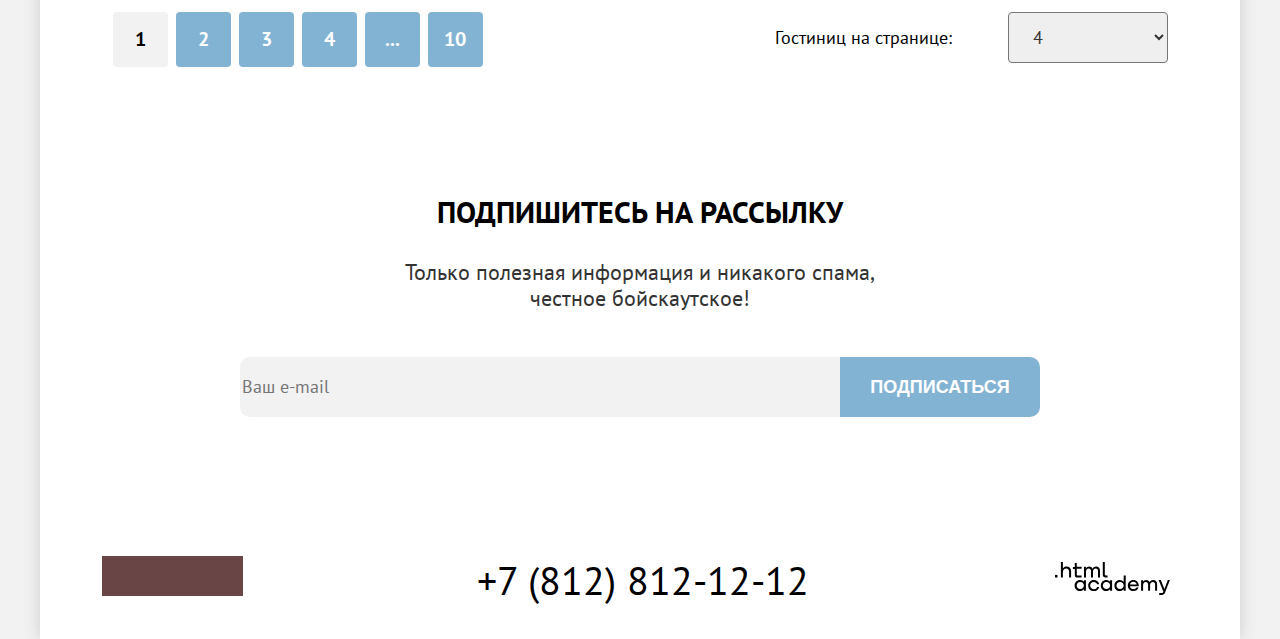
<file: 6/catalog.html>
<!DOCTYPE html>
<html lang="ru">
  <head>
    <meta charset="utf-8">
    <title>HTML Academy: Гостиницы Седоны</title>
    <link rel="stylesheet" href="./styles/styles.css">
    <base href="https://htmlacademy-htmlcss.github.io/1695309-sedona-34/6/">
</head>
  <body>
    <div class="container">
      <header class="page-header">
        <img src="./images/logo.svg" width="139" height="70" alt="Логотип Седоны" class="logo">
        <nav class="navigation">
          <ul class="navigation-list list">
            <li class="navigation-item"><a href="./index.html" class="navigation-link">Главная</a></li>
            <li class="navigation-item"><a href="#" class="navigation-link">О Седоне</a></li>
            <li class="navigation-item"><a class="navigation-link current" current>Гостиницы</a></li>
          </ul>
        </nav>
        <ul class="navigation-user list">
          <li class="navigation-item"><a href="#" class="navigation-link"><span class="visually-hidden">Поиск</span></a></li>
          <li class="navigation-item"><a href="#" class="navigation-link"><span class="visually-hidden">Избранное</span><span>12</span></a></li>
          <li class="navigation-item"><a href="#" class="navigation-link button button-want">Хочу сюда!</a></li>
        </ul>
      </header>

      <main class="main">
        <div class="filter-wrapper">
          <div class="filter-container">
            <h1 class="catalog-title">Гостиницы Седоны</h1>
            <ul class="breadcrumbs list">
              <li class="breadcrumbs-item">
                <a href="#" class="breadcrumbs-link">
                  <span class="visually-hidden">Главная</span>
                </a>
              </li>
              <li class="breadcrumbs-item">
                <a class="breadcrumbs-link">Гостиницы</a>
              </li>
            </ul>
            <section class="filter">
              <h2 class="visually-hidden">Настройки поиска</h2>
              <form class="filter-form" action="https://echo.htmlacademy.ru/" method="post">
                <fieldset class="filter-group">
                  <legend class="filter-title">Инфраструктура:</legend>
                  <ul class="filter-list list">
                    <li class="filter-item">
                      <label class="option-label">Бассейн
                        <input type="checkbox" name="pool">
                      </label>
                    </li>
                    <li class="filter-item">
                      <label class="option-label">Парковка
                        <input type="checkbox" name="parking">
                      </label>
                    </li>
                    <li class="filter-item">
                      <label class="option-label">Wi-Fi
                        <input type="checkbox" name="wifi">
                      </label>
                    </li>
                  </ul>
                </fieldset>

                <fieldset class="filter-group">
                  <legend class="filter-title">Тип жилья:</legend>
                  <ul class="filter-list">
                    <li class="filter-item">
                      <label class="option-label">Гостиница
                        <input type="radio" name="home-type" value="holel">
                      </label>
                    </li>
                    <li class="filter-item">
                      <label class="option-label">Мотель
                        <input type="radio" name="home-type" value="motel">
                      </label>
                    </li>
                    <li class="filter-item">
                      <label class="option-label">Апартаменты
                        <input type="radio" name="home-type" value="apartments">
                      </label>
                    </li>
                  </ul>
                </fieldset>

                <fieldset class="filter-group">
                  <legend class="filter-title">Стоимость, ₽:</legend>
                  <ul class="filter-list">
                    <li class="filter-item">
                      <label><span class="visually-hidden">Цена от</span>
                        <input type="number" class="input-text" name="price" min="0" max="9000" value="0"><span>от</span>
                      </label>
                    </li>
                    <li class="filter-item">
                      <label><span class="visually-hidden">Цена до</span>
                        <input type="number" class="input-text" name="price" min="0" max="9000" value="9000"><span>до</span>
                      </label>
                    </li>
                    <li class="filter-item">
                      <input type="range" name="onrange" min="0" max="9000" value="9000">
                    </li>
                  </ul>
                </fieldset>
                <div class="button-form-wrap">
                  <button type="submit" class="button button-apply">Применить</button>
                  <input type="reset" class="button-reset"></input>
                </div>
              </form>
            </section>
          </div>
        </div>

        <section class="results">
          <div class="header-wrapper">
            <h2 class="section-title results-section-title">Найдено гостиниц: <span>38</span></h2>
            <select class="sort-list" name="sort-by">
              <option class="sort-option" value="low-to-high">Сначала дешёвые</option>
              <option class="sort-option" value="high-to-low">Сначала дорогие</option>
              <option class="sort-option" value="rate-high">Сначала c высоким рейтингом</option>
              <option class="sort-option" value="rate-low">Сначала c низким рейтингом</option>
            </select>
            <ul class="view-list list">
              <li class="view-item">
                <a href="#" class="view-button"><span class="visually-hidden">Плиточная раскладка</span></a>
              </li>
              <li class="view-item">
                <a href="#" class="view-button"><span class="visually-hidden">Режим презентации</span></a>
              </li>
              <li class="view-item">
                <a href="#" class="view-button"><span class="visually-hidden">Режим списка</span></a>
              </li>
            </ul>
          </div>

          <ul class="results-list list">
            <li class="results-item">
              <img src="./images/hotels/hotel-1.jpg" class="results-image" width="300" height="211" alt="Amara Resort & Spa">
              <a href="#" class="result-link"><h3 class="results-title">Amara Resort & Spa</h3></a>
              <div class="results-description">
                <span class="results-type">Гостиница</span><span class="results-price">От 4000 ₽</span>
              </div>
              <p class="button-wrap">
                <a href="#" class="button button-more">Подробнее</a>
                <a href="#" class="button button-favorite">В избранное</a>
              </p>
              <p class="info-wrap">
                <span class="hotelstars"></span>
                <span class="score">Рейтинг: 8,5</span>
              </p>
            </li>

            <li class="results-item">
              <img src="./images/hotels/hotel-2.jpg" class="results-image" width="300" height="211" alt="Villas at Poco Diablo">
              <a href="#" class="result-link"><h3 class="results-title">Villas at Poco Diablo</h3></a>
              <div class="results-description">
                <span class="results-type">Гостиница</span><span class="results-price">От 5000 ₽</span>
              </div>
              <p class="button-wrap">
                <a href="#" class="button button-more">Подробнее</a>
                <a href="#" class="button button-favorite button-active">В избранном</a>
              </p>
              <p class="info-wrap">
                <span class="hotelstars"></span>
                <span class="score">Рейтинг: 9,2</span>
              </p>
            </li>

            <li class="results-item">
              <img src="./images/hotels/hotel-3.jpg" class="results-image" width="300" height="211" alt="Desert Quail Inn">
              <a href="#" class="result-link"><h3 class="results-title">Desert Quail Inn</h3></a>
              <div class="results-description">
                <span class="results-type">Гостиница</span><span class="results-price">От 2500 ₽</span>
              </div>
              <p class="button-wrap">
                <a href="#" class="button button-more">Подробнее</a>
                <a href="#" class="button button-favorite">В избранное</a>
              </p>
              <p class="info-wrap">
                <span class="hotelstars"></span>
                <span class="score">Рейтинг: 6,9</span>
              </p>
            </li>

            <li class="results-item">
              <img src="./images/hotels/hotel-4.jpg" class="results-image" width="300" height="211" width="300" height="211" alt="GreenTree Inn">
              <a href="#" class="result-link"><h3 class="results-title">GreenTree Inn</h3></a>
              <div class="results-description">
                <span class="results-type">Гостиница</span><span class="results-price">От 1500 ₽</span>
              </div>
              <p class="button-wrap">
                <a href="#" class="button button-more">Подробнее</a>
                <a href="#" class="button button-favorite">В избранное</a>
              </p>
              <p class="info-wrap">
                <span class="hotelstars"></span>
                <span class="score">Рейтинг: 5,0</span>
              </p>
            </li>
          </ul>

          <div class="pagination">
            <h2 class="visually-hidden">Переключить номер страницы результатов</h2>
            <ol class="pagination-list list">
              <li class="pagination-item current-page"><a href="#" class="pagination-link">1</a></li>
              <li class="pagination-item"><a href="#" class="pagination-link">2</a></li>
              <li class="pagination-item"><a href="#" class="pagination-link">3</a></li>
              <li class="pagination-item"><a href="#" class="pagination-link">4</a></li>
              <li class="pagination-item"><a href="#" class="pagination-link">...</a></li>
              <li class="pagination-item"><a href="#" class="pagination-link">10</a></li>
            </ol>

            <form action="https://echo.htmlacademy.ru/" method="post" class="results-form">
              <label>
                Гостиниц на странице:
                <select class="results-number" name="results-number" id="">
                  <option value="2">2</option>
                  <option value="4" selected>4</option>
                  <option value="6">6</option>
                  <option value="8">8</option>
                </select>
              </label>
            </form>
          </div>
        </section>

        <section class="subscription-section subscription-catalog">
          <div class="subscription-text">
            <h2 class="section-title">Подпишитесь на рассылку</h2>
            <p class="section-description">Только полезная информация и никакого спама, честное бойскаутское!</p>
          </div>
          <form class="subscription-form" action="https://echo.htmlacademy.ru/" method="post">
            <input type="email" class="input-text" name="email" placeholder="Ваш e-mail">
            <button class="button-section button-subscibe" type="submit">Подписаться</button>
          </form>
        </section>
      </main>

      <footer class="page-footer">
        <h2 class="visually-hidden">Наши контакты</h2>
        <ul class="socials-list list">
          <li class="socials-item">
            <a href="https://vk.com/htmlacademy" class="socials-link">
              <span class="visually-hidden">Вконтакте</span>
            </a>
          </li>
          <li class="socials-item">
            <a href="https://t.me/htmlacademy " class="socials-link">
              <span class="visually-hidden">Телеграм</span>
            </a>
          </li>
          <li class="socials-item">
            <a href="https://www.youtube.com/user/htmlacademyru" class="socials-link">
              <span class="visually-hidden">Youtube</span>
            </a>
          </li>
        </ul>
        <a href="tel:+78128121212" class="phone">+7 (812) 812-12-12</a>
        <div>
          <a href="https://htmlacademy.ru/" class="logo-link">
            <img src="./images/logo_htmlacademy.svg" width="115" height="34" alt="Логотип HTML Академии">
          </a>
        </div>
      </footer>
    </div>
  </body>
</html>
</file>
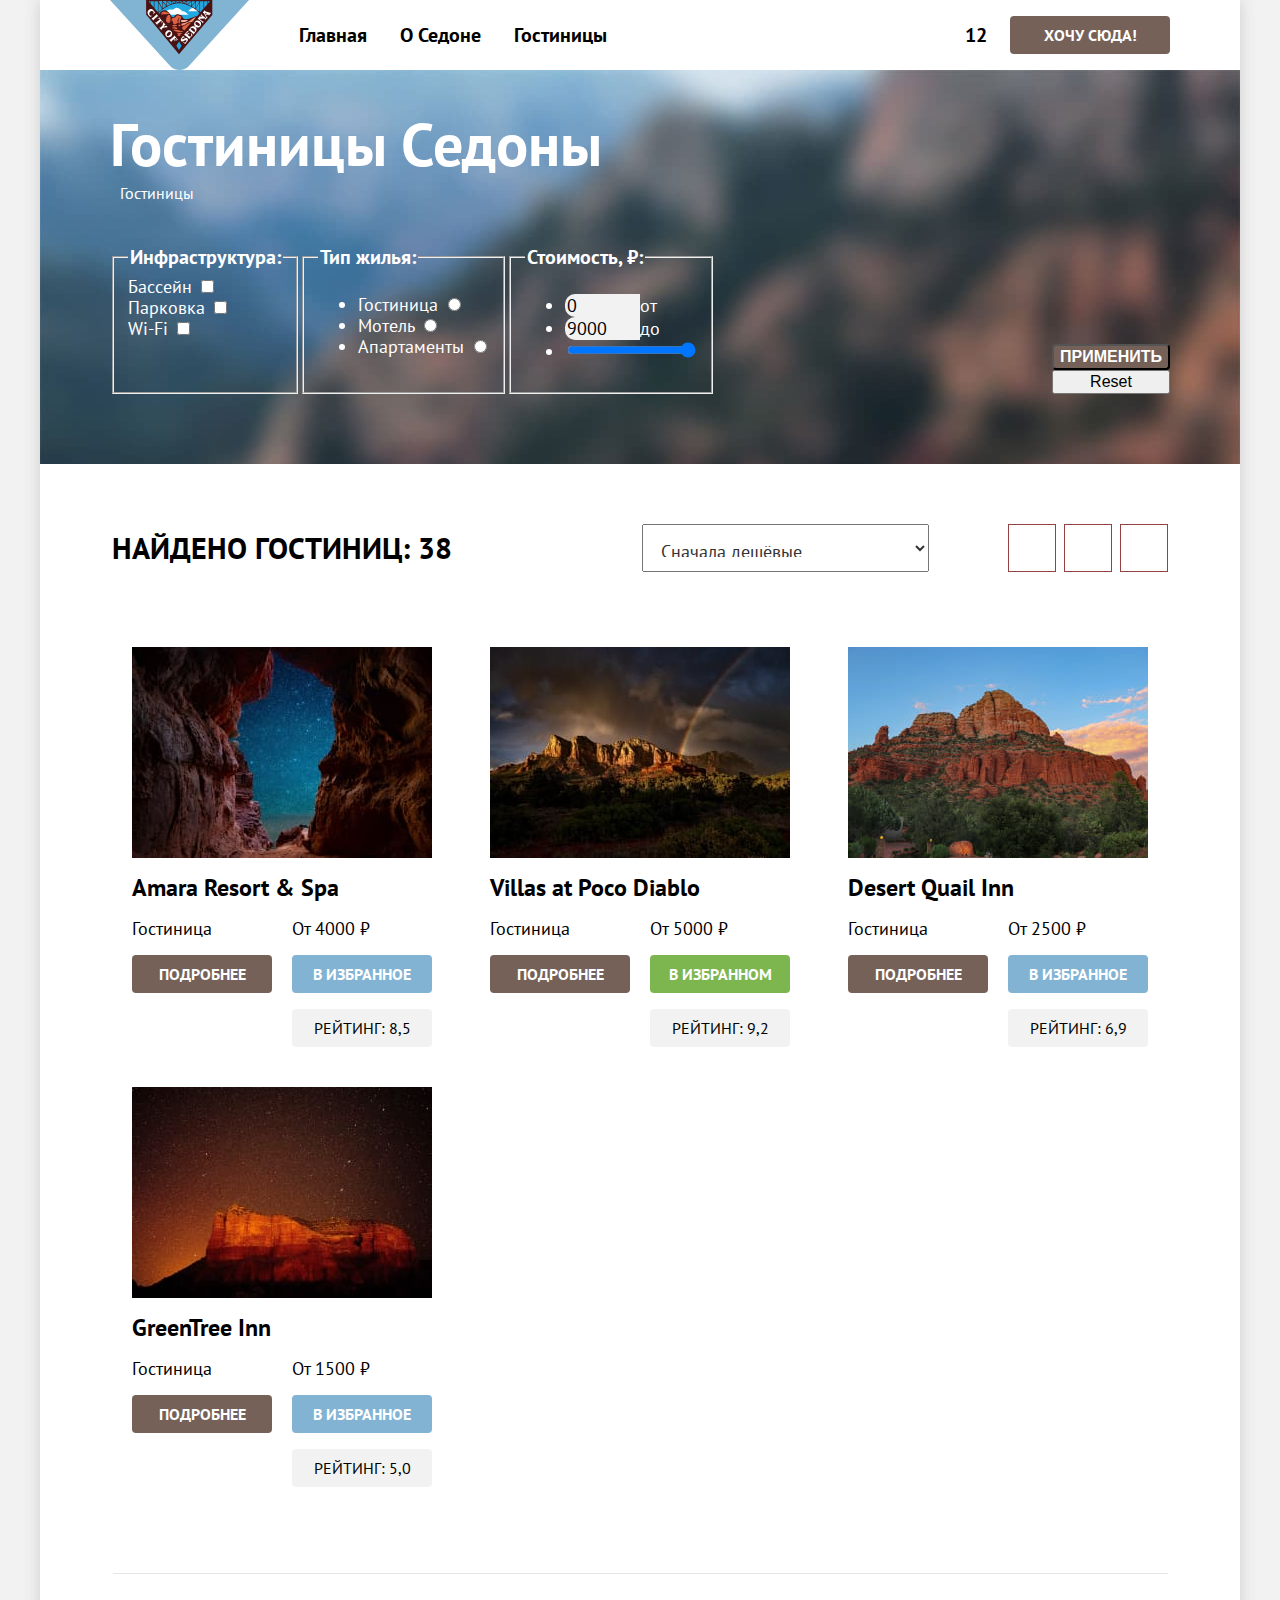
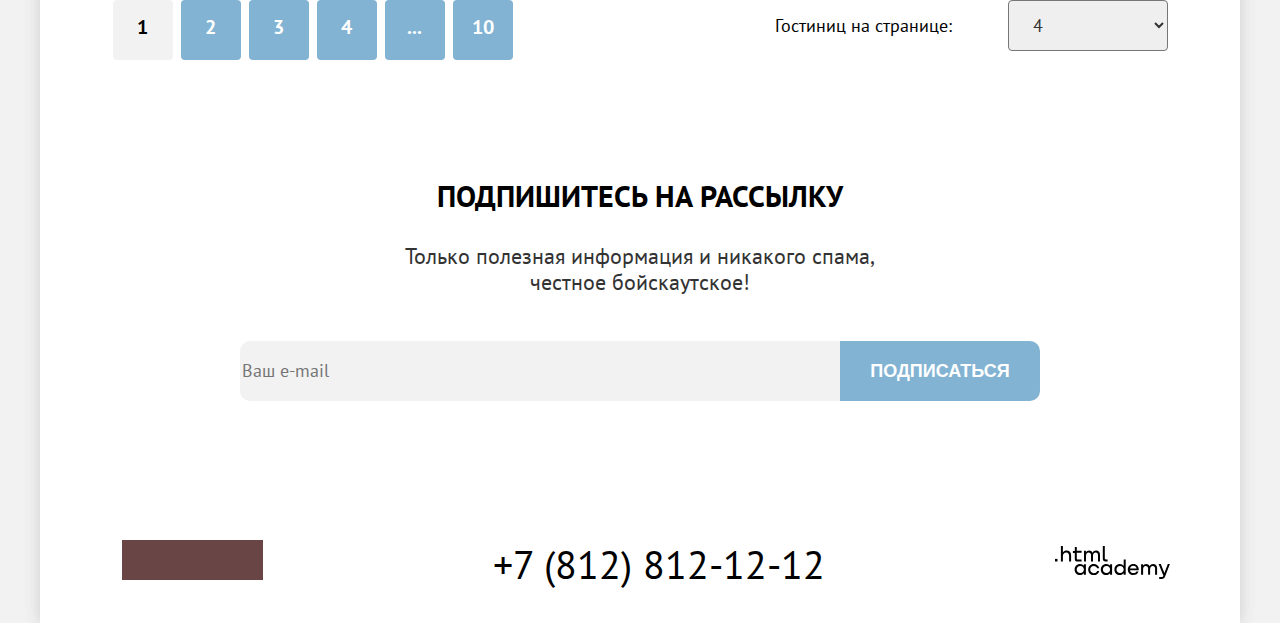
<file: 7/catalog.html>
<!DOCTYPE html>
<html lang="ru">
  <head>
    <meta charset="utf-8">
    <title>HTML Academy: Гостиницы Седоны</title>
    <link rel="stylesheet" href="./styles/styles.css">
    <base href="https://htmlacademy-htmlcss.github.io/1695309-sedona-34/7/">
</head>
  <body>
    <div class="container">
      <header class="page-header">
        <img src="./images/logo.svg" width="139" height="70" alt="Логотип Седоны" class="logo">
        <nav class="navigation">
          <ul class="navigation-list list">
            <li class="navigation-item"><a href="./index.html" class="navigation-link">Главная</a></li>
            <li class="navigation-item"><a href="#" class="navigation-link">О Седоне</a></li>
            <li class="navigation-item"><a class="navigation-link current" current>Гостиницы</a></li>
          </ul>
        </nav>
        <ul class="navigation-user list">
          <li class="navigation-item"><a href="#" class="navigation-link"><span class="visually-hidden">Поиск</span></a></li>
          <li class="navigation-item"><a href="#" class="navigation-link"><span class="visually-hidden">Избранное</span><span>12</span></a></li>
          <li class="navigation-item"><a href="#" class="navigation-link button button-want">Хочу сюда!</a></li>
        </ul>
      </header>

      <main class="main">
        <div class="filter-wrapper">
          <div class="filter-container">
            <h1 class="catalog-title">Гостиницы Седоны</h1>
            <ul class="breadcrumbs list">
              <li class="breadcrumbs-item">
                <a href="#" class="breadcrumbs-link">
                  <span class="visually-hidden">Главная</span>
                </a>
              </li>
              <li class="breadcrumbs-item">
                <a class="breadcrumbs-link">Гостиницы</a>
              </li>
            </ul>
            <section class="filter">
              <h2 class="visually-hidden">Настройки поиска</h2>
              <form class="filter-form" action="https://echo.htmlacademy.ru/" method="post">
                <fieldset class="filter-group">
                  <legend class="filter-title">Инфраструктура:</legend>
                  <ul class="filter-list list">
                    <li class="filter-item">
                      <label class="option-label">Бассейн
                        <input type="checkbox" name="pool">
                      </label>
                    </li>
                    <li class="filter-item">
                      <label class="option-label">Парковка
                        <input type="checkbox" name="parking">
                      </label>
                    </li>
                    <li class="filter-item">
                      <label class="option-label">Wi-Fi
                        <input type="checkbox" name="wifi">
                      </label>
                    </li>
                  </ul>
                </fieldset>

                <fieldset class="filter-group">
                  <legend class="filter-title">Тип жилья:</legend>
                  <ul class="filter-list">
                    <li class="filter-item">
                      <label class="option-label">Гостиница
                        <input type="radio" name="home-type" value="holel">
                      </label>
                    </li>
                    <li class="filter-item">
                      <label class="option-label">Мотель
                        <input type="radio" name="home-type" value="motel">
                      </label>
                    </li>
                    <li class="filter-item">
                      <label class="option-label">Апартаменты
                        <input type="radio" name="home-type" value="apartments">
                      </label>
                    </li>
                  </ul>
                </fieldset>

                <fieldset class="filter-group">
                  <legend class="filter-title">Стоимость, ₽:</legend>
                  <ul class="filter-list">
                    <li class="filter-item">
                      <label><span class="visually-hidden">Цена от</span>
                        <input type="number" class="input-text" name="price" min="0" max="9000" value="0"><span>от</span>
                      </label>
                    </li>
                    <li class="filter-item">
                      <label><span class="visually-hidden">Цена до</span>
                        <input type="number" class="input-text" name="price" min="0" max="9000" value="9000"><span>до</span>
                      </label>
                    </li>
                    <li class="filter-item">
                      <input type="range" name="onrange" min="0" max="9000" value="9000">
                    </li>
                  </ul>
                </fieldset>
                <div class="button-form-wrap">
                  <button type="submit" class="button button-apply">Применить</button>
                  <input type="reset" class="button-reset"></input>
                </div>
              </form>
            </section>
          </div>
        </div>

        <section class="results">
          <div class="header-wrapper">
            <h2 class="section-title results-section-title">Найдено гостиниц: <span>38</span></h2>
            <select class="sort-list" name="sort-by">
              <option class="sort-option" value="low-to-high">Сначала дешёвые</option>
              <option class="sort-option" value="high-to-low">Сначала дорогие</option>
              <option class="sort-option" value="rate-high">Сначала c высоким рейтингом</option>
              <option class="sort-option" value="rate-low">Сначала c низким рейтингом</option>
            </select>
            <ul class="view-list list">
              <li class="view-item">
                <a href="#" class="view-button"><span class="visually-hidden">Плиточная раскладка</span></a>
              </li>
              <li class="view-item">
                <a href="#" class="view-button"><span class="visually-hidden">Режим презентации</span></a>
              </li>
              <li class="view-item">
                <a href="#" class="view-button"><span class="visually-hidden">Режим списка</span></a>
              </li>
            </ul>
          </div>

          <ul class="results-list list">
            <li class="results-item">
              <img src="./images/hotels/hotel-1.jpg" class="results-image" width="300" height="211" alt="Amara Resort & Spa">
              <a href="#" class="result-link"><h3 class="results-title">Amara Resort & Spa</h3></a>

              <span class="results-type">Гостиница</span>
              <span class="results-price">От 4000 ₽</span>

              <a href="#" class="button button-more">Подробнее</a>
              <a href="#" class="button button-favorite">В избранное</a>

              <span class="hotelstars"></span>
              <span class="score">Рейтинг: 8,5</span>
            </li>
            <li class="results-item">
              <img src="./images/hotels/hotel-2.jpg" class="results-image" width="300" height="211" alt="Villas at Poco Diablo">
              <a href="#" class="result-link"><h3 class="results-title">Villas at Poco Diablo</h3></a>

              <span class="results-type">Гостиница</span>
              <span class="results-price">От 5000 ₽</span>

              <a href="#" class="button button-more">Подробнее</a>
              <a href="#" class="button button-favorite button-active">В избранном</a>

              <span class="hotelstars"></span>
              <span class="score">Рейтинг: 9,2</span>
            </li>
            <li class="results-item">
              <img src="./images/hotels/hotel-3.jpg" class="results-image" width="300" height="211" alt="Desert Quail Inn">
              <a href="#" class="result-link"><h3 class="results-title">Desert Quail Inn</h3></a>

              <span class="results-type">Гостиница</span>
              <span class="results-price">От 2500 ₽</span>

              <a href="#" class="button button-more">Подробнее</a>
              <a href="#" class="button button-favorite">В избранное</a>

              <span class="hotelstars"></span>
              <span class="score">Рейтинг: 6,9</span>
            </li>
            <li class="results-item">
              <img src="./images/hotels/hotel-4.jpg" class="results-image" width="300" height="211" width="300" height="211" alt="GreenTree Inn">
              <a href="#" class="result-link"><h3 class="results-title">GreenTree Inn</h3></a>

              <span class="results-type">Гостиница</span>
              <span class="results-price">От 1500 ₽</span>

              <a href="#" class="button button-more">Подробнее</a>
              <a href="#" class="button button-favorite">В избранное</a>

              <span class="hotelstars"></span>
              <span class="score">Рейтинг: 5,0</span>
            </li>
          </ul>

          <div class="pagination">
            <h2 class="visually-hidden">Переключить номер страницы результатов</h2>
            <ol class="pagination-list list">
              <li class="pagination-item current-page"><a href="#" class="pagination-link">1</a></li>
              <li class="pagination-item"><a href="#" class="pagination-link">2</a></li>
              <li class="pagination-item"><a href="#" class="pagination-link">3</a></li>
              <li class="pagination-item"><a href="#" class="pagination-link">4</a></li>
              <li class="pagination-item"><a href="#" class="pagination-link">...</a></li>
              <li class="pagination-item"><a href="#" class="pagination-link">10</a></li>
            </ol>

            <form action="https://echo.htmlacademy.ru/" method="post" class="results-form">
              <label>
                Гостиниц на странице:
                <select class="results-number" name="results-number" id="">
                  <option value="2">2</option>
                  <option value="4" selected>4</option>
                  <option value="6">6</option>
                  <option value="8">8</option>
                </select>
              </label>
            </form>
          </div>
        </section>

        <section class="subscription-section subscription-catalog">
          <div class="subscription-text">
            <h2 class="section-title">Подпишитесь на рассылку</h2>
            <p class="section-description">Только полезная информация и никакого спама, честное бойскаутское!</p>
          </div>
          <form class="subscription-form" action="https://echo.htmlacademy.ru/" method="post">
            <input type="email" class="input-text" name="email" placeholder="Ваш e-mail">
            <button class="button-section button-subscibe" type="submit">Подписаться</button>
          </form>
        </section>
      </main>

      <footer class="page-footer">
        <h2 class="visually-hidden">Наши контакты</h2>
        <ul class="socials-list list">
          <li class="socials-item">
            <a href="https://vk.com/htmlacademy" class="socials-link">
              <span class="visually-hidden">Вконтакте</span>
            </a>
          </li>
          <li class="socials-item">
            <a href="https://t.me/htmlacademy " class="socials-link">
              <span class="visually-hidden">Телеграм</span>
            </a>
          </li>
          <li class="socials-item">
            <a href="https://www.youtube.com/user/htmlacademyru" class="socials-link">
              <span class="visually-hidden">Youtube</span>
            </a>
          </li>
        </ul>
        <a href="tel:+78128121212" class="phone">+7 (812) 812-12-12</a>
        <div class="logo-wrap">
          <a href="https://htmlacademy.ru/" class="logo-link">
            <img src="./images/logo_htmlacademy.svg" width="115" height="34" alt="Логотип HTML Академии">
          </a>
        </div>
      </footer>
    </div>
  </body>
</html>
</file>
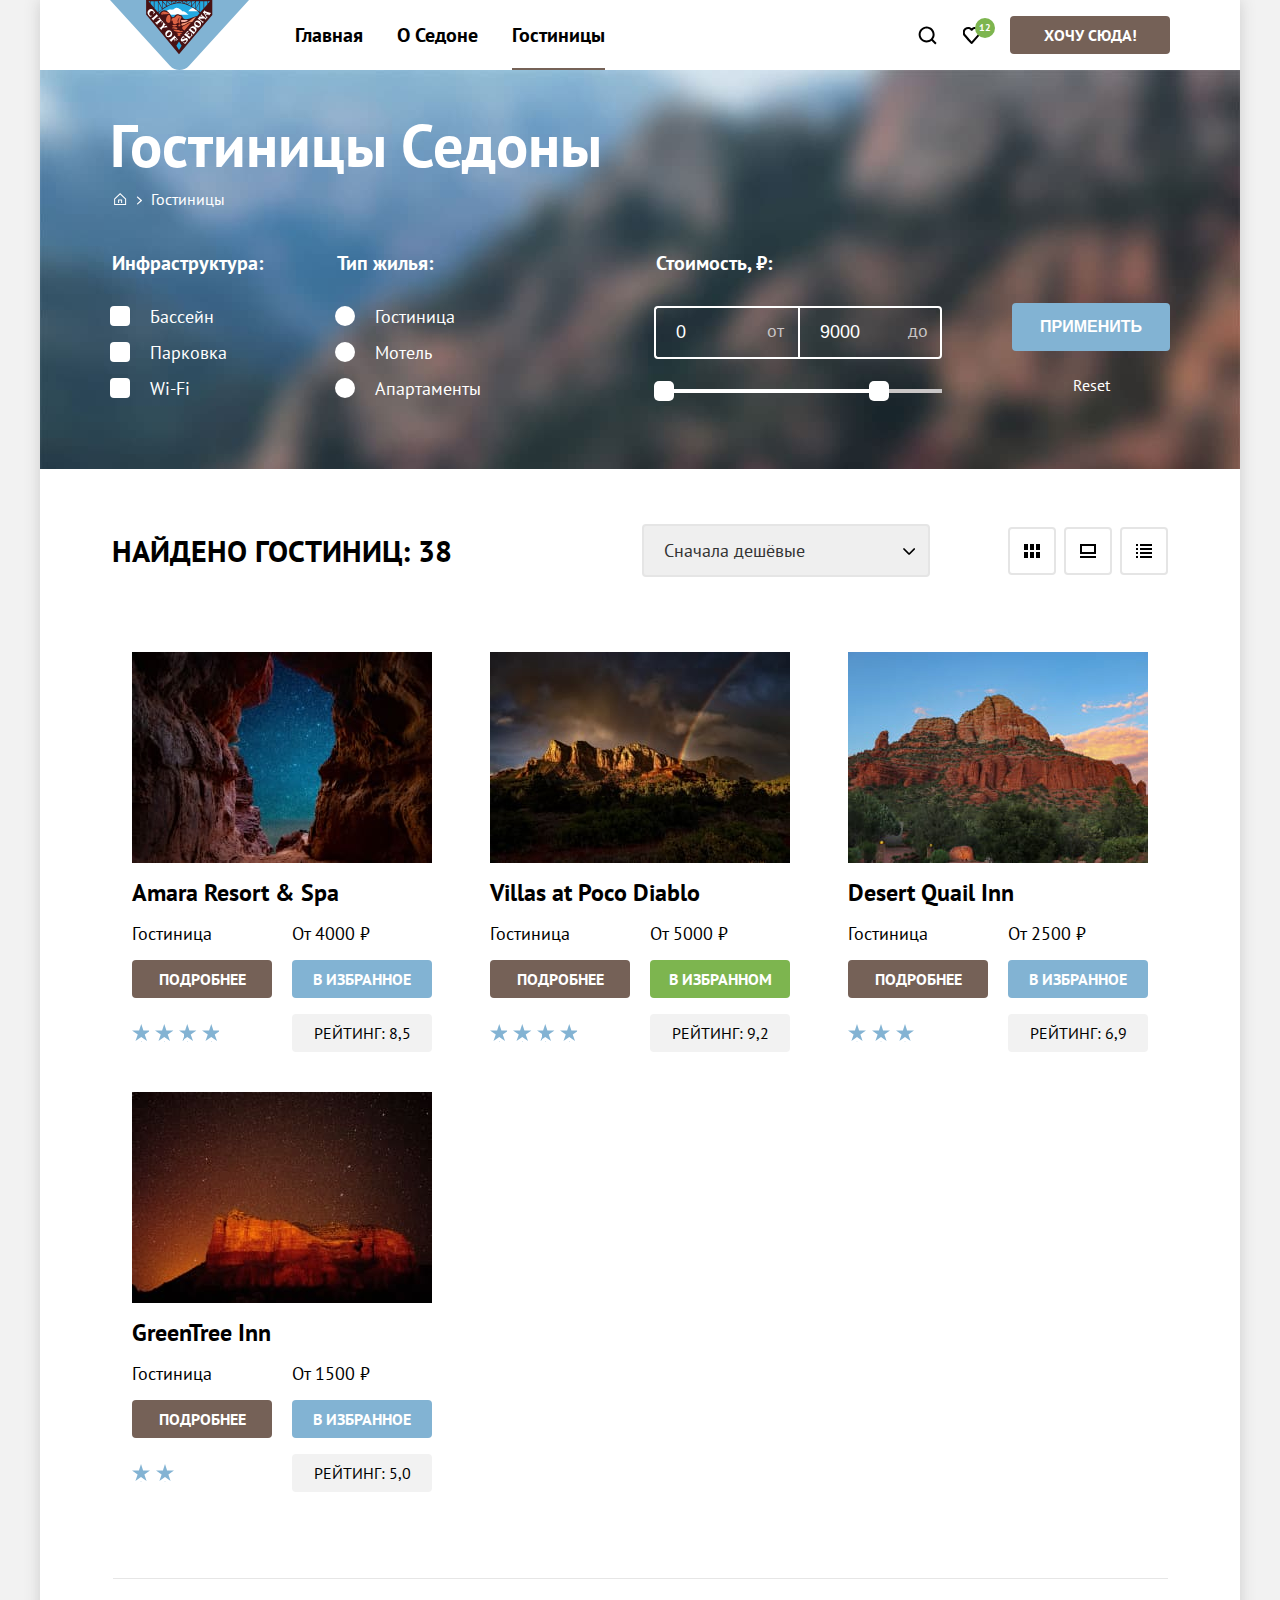
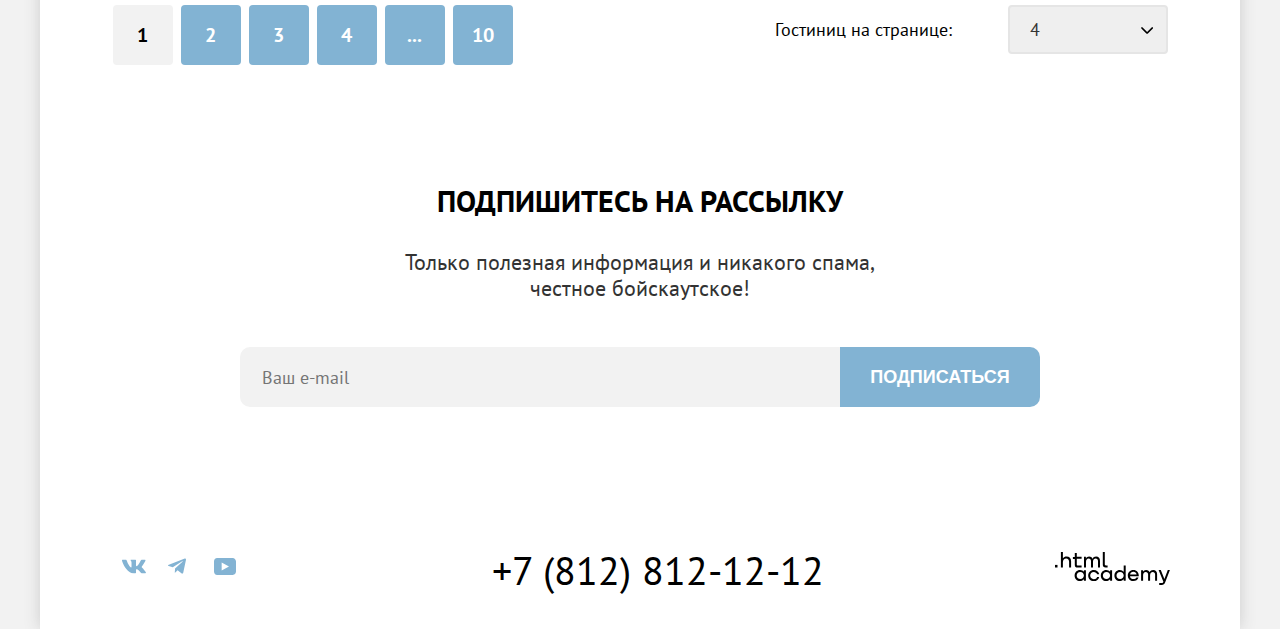
<file: 8/catalog.html>
<!DOCTYPE html>
<html lang="ru">
  <head>
    <meta charset="utf-8">
    <title>HTML Academy: Гостиницы Седоны</title>
    <link rel="stylesheet" href="./styles/styles.css">
    <base href="https://htmlacademy-htmlcss.github.io/1695309-sedona-34/8/">
</head>
  <body>
    <div class="container">
      <header class="page-header">
        <img src="./images/logo.svg" width="139" height="70" alt="Логотип Седоны" class="logo">
        <nav class="navigation">
          <ul class="navigation-list list">
            <li class="navigation-item">
              <a href="./index.html" class="navigation-link">Главная</a>
            </li>
            <li class="navigation-item">
              <a href="#" class="navigation-link">О Седоне</a>
            </li>
            <li class="navigation-item">
              <a class="navigation-link current" current>Гостиницы</a>
            </li>
          </ul>
        </nav>
        <ul class="navigation-user list">
          <li class="navigation-item">
            <a href="#" class="navigation-link search-link">
              <span class="visually-hidden">Поиск</span>
            </a>
          </li>
          <li class="navigation-item">
            <a href="#" class="navigation-link favorite-link">
              <span class="visually-hidden">Избранное</span>
              <span class="favotite-number">12</span>
            </a>
          </li>
          <li class="navigation-item">
            <a href="#" class="navigation-link button button-want">Хочу сюда!</a>
          </li>
        </ul>
      </header>

      <main class="main">
        <div class="filter-wrapper">
          <div class="filter-container">
            <h1 class="catalog-title">Гостиницы Седоны</h1>
            <ul class="breadcrumbs list">
              <li class="breadcrumbs-item">
                <a href="./index.html" class="breadcrumbs-link">
                  <svg class="breadcrumbs-svg" width="21" height="20" viewBox="0 0 21 20" fill="none" xmlns="http://www.w3.org/2000/svg">
                    <path d="M10.1143 3L4.11426 8.80006V15.0001H16.1143V8.80006L10.1143 3ZM15.1143 14.0001H5.11426V9.20005L10.1143 4.4L15.1143 9.20005V14.0001Z" fill="currentColor"/>
                    <path d="M8.11426 13.0001H9.11426V10.5001H11.1143V13.0001H12.1143V9.50005H8.11426V13.0001Z" fill="currentColor"/>
                  </svg>
                  <span class="visually-hidden">Главная</span>
                </a>
              </li>
              <li class="breadcrumbs-item home-link">
                <a class="breadcrumbs-link">Гостиницы</a>
              </li>
            </ul>
            <section class="filter">
              <h2 class="visually-hidden">Настройки поиска</h2>
              <form class="filter-form" action="https://echo.htmlacademy.ru/" method="post">
                <fieldset class="filter-group">
                  <legend class="filter-title ">Инфраструктура:</legend>
                  <ul class="filter-list list">
                    <li class="filter-item">
                      <label class="option-label">
                        <input class="visually-hidden checkbox" type="checkbox" name="pool">
                        <span class="custom-checkbox"></span>
                        Бассейн
                      </label>
                    </li>
                    <li class="filter-item">
                      <label class="option-label">
                        <input class="visually-hidden checkbox" type="checkbox" name="parking">
                        <span class="custom-checkbox"></span>
                        Парковка
                      </label>
                    </li>
                    <li class="filter-item">
                      <label class="option-label">
                        <input class="visually-hidden checkbox" type="checkbox" name="wifi">
                        <span class="custom-checkbox"></span>
                        Wi-Fi
                      </label>
                    </li>
                  </ul>
                </fieldset>

                <fieldset class="filter-group">
                  <legend class="filter-title">Тип жилья:</legend>
                  <ul class="filter-list list">
                    <li class="filter-item">
                      <label class="option-label">
                        <input class="visually-hidden radio" type="radio" name="home-type" value="holel">
                        <span class="custom-radio"></span>
                        Гостиница
                      </label>
                    </li>
                    <li class="filter-item">
                      <label class="option-label">
                        <input class="visually-hidden radio" type="radio" name="home-type" value="motel">
                        <span class="custom-radio"></span>
                        Мотель
                      </label>
                    </li>
                    <li class="filter-item">
                      <label class="option-label">
                        <input class="visually-hidden radio" type="radio" name="home-type" value="apartments">
                        <span class="custom-radio"></span>
                        Апартаменты
                      </label>
                    </li>
                  </ul>
                </fieldset>

                <fieldset class="filter-group">
                  <legend class="filter-title">Стоимость, ₽:</legend>
                  <ul class="filter-list list">
                    <li class="filter-item input-wrap">
                      <label class="input-label"><span class="visually-hidden">Цена от</span>
                        <input type="number" class="input-number start-number" name="price" min="0" max="9000" value="0">
                        <span class="placeholder-text">от</span>
                      </label>
                      <label class="input-label"><span class="visually-hidden">Цена до</span>
                        <input type="number" class="input-number end-number" name="price" min="0" max="9000" value="9000">
                        <span class="placeholder-text">до</span>
                      </label>
                    </li>
                    <li class="filter-item range-scale">
                      <div class="range-bar" style="width: 78%;">
                        <button class="range-toggle toggle-min">
                          <span class="visually-hidden">Изменить минимальную цену.</span>
                        </button>
                        <button class="range-toggle toggle-max">
                          <span class="visually-hidden">Изменить максимальную цену.</span>
                        </button>
                      </div>
                    </li>
                  </ul>
                </fieldset>
                <div class="button-form-wrap">
                  <button type="submit" class="button button-apply">Применить</button>
                  <input type="reset" class="button-reset"></input>
                </div>
              </form>
            </section>
          </div>
        </div>

        <section class="results">
          <div class="header-wrapper">
            <h2 class="section-title results-section-title">Найдено гостиниц: <span>38</span></h2>
            <select class="sort-list" name="sort-by">
              <option class="sort-option" value="low-to-high">Сначала дешёвые</option>
              <option class="sort-option" value="high-to-low">Сначала дорогие</option>
              <option class="sort-option" value="rate-high">Сначала c высоким рейтингом</option>
              <option class="sort-option" value="rate-low">Сначала c низким рейтингом</option>
            </select>
            <ul class="view-list list">
              <li class="view-item ">
                <a href="#" class="view-button tile"><span class="visually-hidden">Плиточная раскладка</span></a>
              </li>
              <li class="view-item">
                <a href="#" class="view-button slideshow"><span class="visually-hidden">Режим презентации</span></a>
              </li>
              <li class="view-item">
                <a href="#" class="view-button list-view"><span class="visually-hidden">Режим списка</span></a>
              </li>
            </ul>
          </div>

          <ul class="results-list list">
            <li class="results-item">
              <img src="./images/hotels/hotel-1.jpg" class="results-image" width="300" height="211" alt="Amara Resort & Spa">
              <a href="#" class="result-link"><h3 class="results-title">Amara Resort & Spa</h3></a>

              <span class="results-type">Гостиница</span>
              <span class="results-price">От 4000 ₽</span>

              <a href="#" class="button button-more">Подробнее</a>
              <a href="#" class="button button-favorite">В избранное</a>

              <span class="hotelstars four-stars"></span>
              <span class="score">Рейтинг: 8,5</span>
            </li>
            <li class="results-item">
              <img src="./images/hotels/hotel-2.jpg" class="results-image" width="300" height="211" alt="Villas at Poco Diablo">
              <a href="#" class="result-link"><h3 class="results-title">Villas at Poco Diablo</h3></a>

              <span class="results-type">Гостиница</span>
              <span class="results-price">От 5000 ₽</span>

              <a href="#" class="button button-more">Подробнее</a>
              <a href="#" class="button button-favorite button-active">В избранном</a>

              <span class="hotelstars four-stars"></span>
              <span class="score">Рейтинг: 9,2</span>
            </li>
            <li class="results-item">
              <img src="./images/hotels/hotel-3.jpg" class="results-image" width="300" height="211" alt="Desert Quail Inn">
              <a href="#" class="result-link"><h3 class="results-title">Desert Quail Inn</h3></a>

              <span class="results-type">Гостиница</span>
              <span class="results-price">От 2500 ₽</span>

              <a href="#" class="button button-more">Подробнее</a>
              <a href="#" class="button button-favorite">В избранное</a>

              <span class="hotelstars three-stars"></span>
              <span class="score">Рейтинг: 6,9</span>
            </li>
            <li class="results-item">
              <img src="./images/hotels/hotel-4.jpg" class="results-image" width="300" height="211" width="300" height="211" alt="GreenTree Inn">
              <a href="#" class="result-link"><h3 class="results-title">GreenTree Inn</h3></a>

              <span class="results-type">Гостиница</span>
              <span class="results-price">От 1500 ₽</span>

              <a href="#" class="button button-more">Подробнее</a>
              <a href="#" class="button button-favorite">В избранное</a>

              <span class="hotelstars two-stars"></span>
              <span class="score">Рейтинг: 5,0</span>
            </li>
          </ul>

          <div class="pagination">
            <h2 class="visually-hidden">Переключить номер страницы результатов</h2>
            <ol class="pagination-list list">
              <li class="pagination-item"><a href="#" class="pagination-link current-page">1</a></li>
              <li class="pagination-item"><a href="#" class="pagination-link">2</a></li>
              <li class="pagination-item"><a href="#" class="pagination-link">3</a></li>
              <li class="pagination-item"><a href="#" class="pagination-link">4</a></li>
              <li class="pagination-item"><a href="#" class="pagination-link">...</a></li>
              <li class="pagination-item"><a href="#" class="pagination-link">10</a></li>
            </ol>

            <form action="https://echo.htmlacademy.ru/" method="post" class="results-form">
              <label>
                Гостиниц на странице:
                <select class="results-number" name="results-number" id="">
                  <option value="2">2</option>
                  <option value="4" selected>4</option>
                  <option value="6">6</option>
                  <option value="8">8</option>
                </select>
              </label>
            </form>
          </div>
        </section>

        <section class="subscription-section subscription-catalog">
          <div class="subscription-text">
            <h2 class="section-title">Подпишитесь на рассылку</h2>
            <p class="section-description">Только полезная информация и никакого спама, честное бойскаутское!</p>
          </div>
          <form class="subscription-form" action="https://echo.htmlacademy.ru/" method="post">
            <input type="email" class="input-text" name="email" placeholder="Ваш e-mail">
            <button class="button-section button-subscibe" type="submit">Подписаться</button>
          </form>
        </section>
      </main>

      <footer class="page-footer">
        <h2 class="visually-hidden">Наши контакты</h2>
        <ul class="socials-list list">
          <li class="socials-item">
            <a href="https://vk.com/htmlacademy" class="socials-link">
              <svg class="socials-svg" width="24" height="15" viewBox="0 0 24 15" fill="none" xmlns="http://www.w3.org/2000/svg">
                <g clip-path="url(#clip0_33515_1186)">
                <path fill-rule="evenodd" clip-rule="evenodd" d="M23.45 1.448C23.616 0.902 23.45 0.5 22.655 0.5H20.03C19.362 0.5 19.054 0.847 18.887 1.23C18.887 1.23 17.552 4.426 15.661 6.502C15.049 7.104 14.771 7.295 14.437 7.295C14.27 7.295 14.019 7.104 14.019 6.557V1.448C14.019 0.792 13.835 0.5 13.279 0.5H9.151C8.734 0.5 8.483 0.804 8.483 1.093C8.483 1.714 9.429 1.858 9.526 3.606V7.404C9.526 8.237 9.373 8.388 9.039 8.388C8.149 8.388 5.984 5.177 4.699 1.503C4.45 0.788 4.198 0.5 3.527 0.5H0.9C0.15 0.5 0 0.847 0 1.23C0 1.912 0.89 5.3 4.145 9.781C6.315 12.841 9.37 14.5 12.153 14.5C13.822 14.5 14.028 14.132 14.028 13.497V11.184C14.028 10.447 14.186 10.3 14.715 10.3C15.105 10.3 15.772 10.492 17.33 11.967C19.11 13.716 19.403 14.5 20.405 14.5H23.03C23.78 14.5 24.156 14.132 23.94 13.404C23.702 12.68 22.852 11.629 21.725 10.382C21.113 9.672 20.195 8.907 19.916 8.524C19.527 8.033 19.638 7.814 19.916 7.377C19.916 7.377 23.116 2.951 23.449 1.448H23.45Z" fill="currentColor"/>
                </g>
                <defs>
                <clipPath id="clip0_33515_1186">
                <rect width="24.0005" height="14" fill="white" transform="translate(0 0.5)"/>
                </clipPath>
                </defs>
              </svg>
              <span class="visually-hidden">Вконтакте</span>
            </a>
          </li>
          <li class="socials-item">
            <a href="https://t.me/htmlacademy " class="socials-link">
              <svg width="18" height="17" viewBox="0 0 18 17" fill="none" xmlns="http://www.w3.org/2000/svg">
                <path d="M16.7855 0.59926L0.840977 6.74776C-0.247172 7.18481 -0.240877 7.79184 0.641333 8.06253L4.73493 9.33953L14.2063 3.3637C14.6542 3.09121 15.0634 3.2378 14.727 3.53636L7.05332 10.4619H7.05152L7.05332 10.4628L6.77094 14.6823C7.18462 14.6823 7.36718 14.4925 7.5992 14.2686L9.58754 12.3351L13.7234 15.39C14.486 15.81 15.0337 15.5941 15.2234 14.6841L17.9384 1.88885C18.2163 0.774623 17.513 0.270117 16.7855 0.59926Z" fill="currentColor"/>
                </svg>
              <span class="visually-hidden">Телеграм</span>
            </a>
          </li>
          <li class="socials-item">
            <a href="https://www.youtube.com/user/htmlacademyru" class="socials-link">
              <svg width="22" height="17" viewBox="0 0 22 17" fill="none" xmlns="http://www.w3.org/2000/svg">
                <path d="M18.607 0H3.17413C1.31343 0 0 1.59375 0 3.4V13.4937C0 15.4062 1.31343 17 3.17413 17H18.8259C20.4677 17 22 15.4062 22 13.6V3.4C21.7811 1.59375 20.4677 0 18.607 0ZM7.66169 12.5375V4.4625L14.995 8.5L7.66169 12.5375Z" fill="currentColor"/>
              </svg>
              <span class="visually-hidden">Youtube</span>
            </a>
          </li>
        </ul>
        <a href="tel:+78128121212" class="phone">+7 (812) 812-12-12</a>
        <div class="logo-wrap">
          <a href="https://htmlacademy.ru/" class="logo-link">
            <svg class="logo-svg" aria-hidden="true" focusable="false" width="115" height="34" viewBox="0 0 115 34" fill="none" xmlns="http://www.w3.org/2000/svg">
              <path d="M0 13.9V16.5H2.5V13.9H0Z" fill="currentColor"/>
              <path d="M11.6 5.5C10 5.5 8.8 6.2 8 7.2H7.9V1H5.9V16.5H7.9V11.2C7.9 9.1 9.2 7.6 11.2 7.6C13 7.6 14.1 9 14.1 10.8V16.5H16.1V10.4C16.2 7.4 14.3 5.5 11.6 5.5Z" fill="currentColor"/>
              <path d="M26.6 5.8H21.8V2.1H19.8V5.9H17.9V7.9H19.8V13.9C19.8 15.6 20.8 16.6 22.5 16.6H26.6V14.6H22.9C22.2 14.6 21.8 14.2 21.8 13.5V7.8H26.6V5.8Z" fill="currentColor"/>
              <path d="M41.1 5.6C39.5 5.6 38.2 6.4 37.6 7.7H37.5C36.9 6.5 35.7 5.6 34.1 5.6C32.7 5.6 31.6 6.4 31 7.4H30.9V5.8H29V16.4H31V11C31 9 32 7.5 33.6 7.5C35.1 7.5 36 8.5 36 10.1V16.4H38V10.8C38 8.4 39.4 7.5 40.6 7.5C42.1 7.5 43 8.5 43 10.1V16.4H45V9.9C45.1 7.4 43.6 5.6 41.1 5.6Z" fill="currentColor"/>
              <path d="M47.8 13.7C47.8 15.4 48.8 16.4 50.6 16.4H52.6V14.4H50.9C50.2 14.4 49.8 14 49.8 13.3V1H47.8V13.7Z" fill="currentColor"/>
              <path d="M28.9 20.7C28 19.6 26.7 18.9 25 18.9C21.9 18.9 19.6 21.2 19.6 24.5C19.6 27.8 21.9 30.1 25 30.1C26.8 30.1 28 29.3 28.8 28.2H28.9V29.8H30.9V19.2H28.9V20.7ZM25.3 28.1C23.1 28.1 21.7 26.5 21.7 24.5C21.7 22.5 23.1 20.9 25.3 20.9C27.5 20.9 28.9 22.5 28.9 24.5C28.9 26.4 27.5 28.1 25.3 28.1Z" fill="currentColor"/>
              <path d="M44.2 23C43.7 20.6 41.6 18.9 38.8 18.9C35.4 18.9 33.2 21.4 33.2 24.5C33.2 27.6 35.4 30.1 38.8 30.1C41.6 30.1 43.7 28.3 44.2 25.9H42.1C41.7 27.2 40.4 28.2 38.8 28.2C36.6 28.2 35.2 26.6 35.2 24.6C35.2 22.6 36.6 21 38.8 21C40.4 21 41.6 22 42.1 23.2H44.2V23Z" fill="currentColor"/>
              <path d="M55.1 20.7C54.2 19.6 52.9 18.9 51.2 18.9C48.1 18.9 45.8 21.2 45.8 24.5C45.8 27.8 48.1 30.1 51.2 30.1C53 30.1 54.2 29.3 55 28.2H55.1V29.8H57.1V19.2H55.1V20.7ZM51.5 28.1C49.3 28.1 47.9 26.5 47.9 24.5C47.9 22.5 49.3 20.9 51.5 20.9C53.7 20.9 55.1 22.5 55.1 24.5C55.1 26.4 53.6 28.1 51.5 28.1Z" fill="currentColor"/>
              <path d="M68.7 20.8C67.8 19.7 66.5 18.9 64.8 18.9C61.7 18.9 59.4 21.2 59.4 24.5C59.4 27.8 61.6 30.1 64.8 30.1C66.5 30.1 67.8 29.3 68.6 28.3H68.7V29.8H70.7V14.4H68.7V20.8ZM65.1 28.1C62.9 28.1 61.5 26.5 61.5 24.5C61.5 22.5 62.9 20.9 65.1 20.9C67.3 20.9 68.7 22.5 68.7 24.5C68.6 26.5 67.2 28.1 65.1 28.1Z" fill="currentColor"/>
              <path d="M78.3 18.9C75 18.9 72.8 21.4 72.8 24.5C72.8 27.5 74.9 30.1 78.3 30.1C80.8 30.1 82.8 28.8 83.5 26.5H81.4C80.9 27.5 79.8 28.1 78.4 28.1C76.5 28.1 75.1 26.8 75 25.2H83.8C84 21.6 81.8 18.9 78.3 18.9ZM78.3 20.8C80 20.8 81.3 21.8 81.6 23.4H75.1C75.4 21.9 76.6 20.8 78.3 20.8Z" fill="currentColor"/>
              <path d="M98.2 18.9C96.6 18.9 95.3 19.7 94.6 20.9H94.5C93.9 19.7 92.7 18.9 91.1 18.9C89.7 18.9 88.6 19.6 88 20.7V19.2H86.1V29.8H88.1V24.4C88.1 22.4 89.1 21 90.7 20.9C92.2 20.9 93.1 21.9 93.1 23.5V29.8H95.1V24.2C95.1 21.8 96.5 20.9 97.7 20.9C99.2 20.9 100.1 21.9 100.1 23.5V29.8H102.1V23.3C102.2 20.7 100.7 18.9 98.2 18.9Z" fill="currentColor"/>
              <path d="M109.4 28L105.8 19.1H103.6L108.4 30.7C108.1 31.6 107.7 31.9 106.7 31.9H104.2V33.9H106.7C108.5 33.9 109.5 33.1 110.2 31.3L114.9 19.1H112.8L109.4 28Z" fill="currentColor"/>
              </svg>
            <span class="visually-hidden">Логотип HTML Академии</span>
          </a>
        </div>
      </footer>
    </div>
  </body>
</html>
</file>
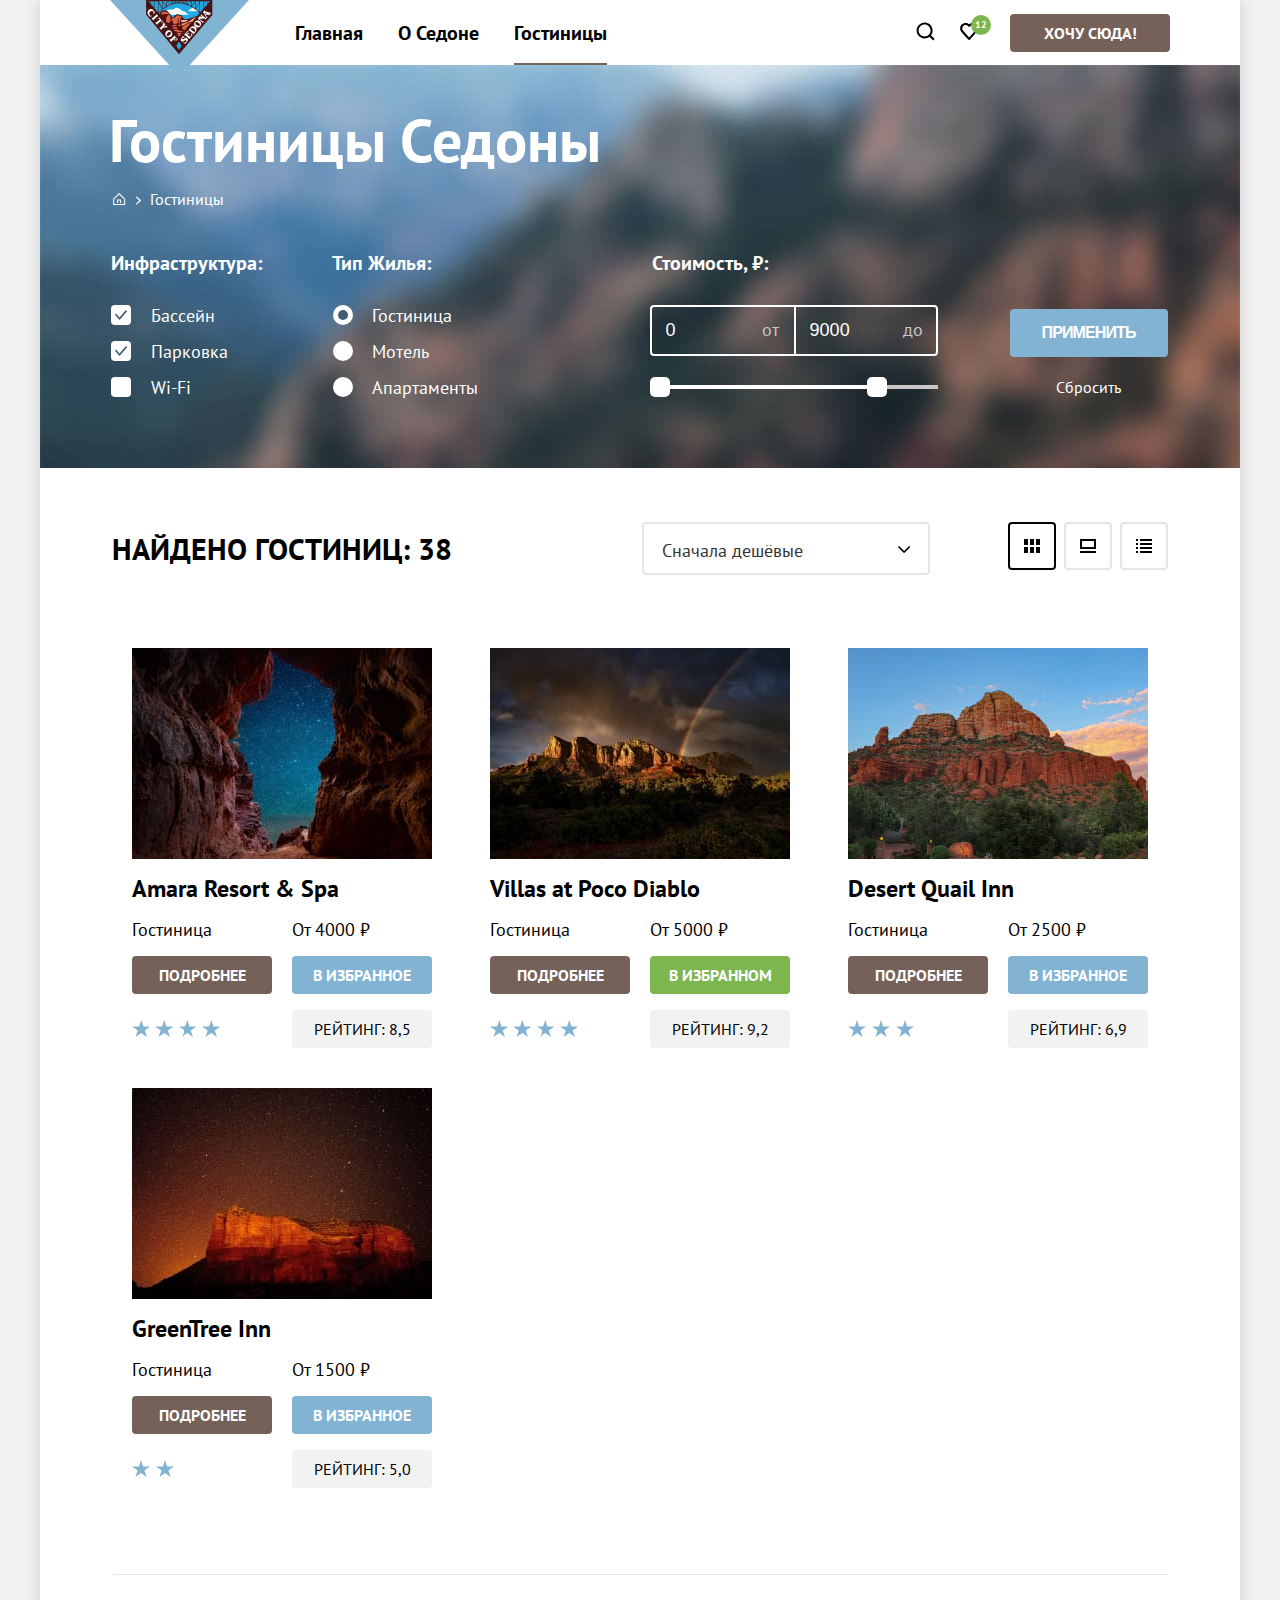
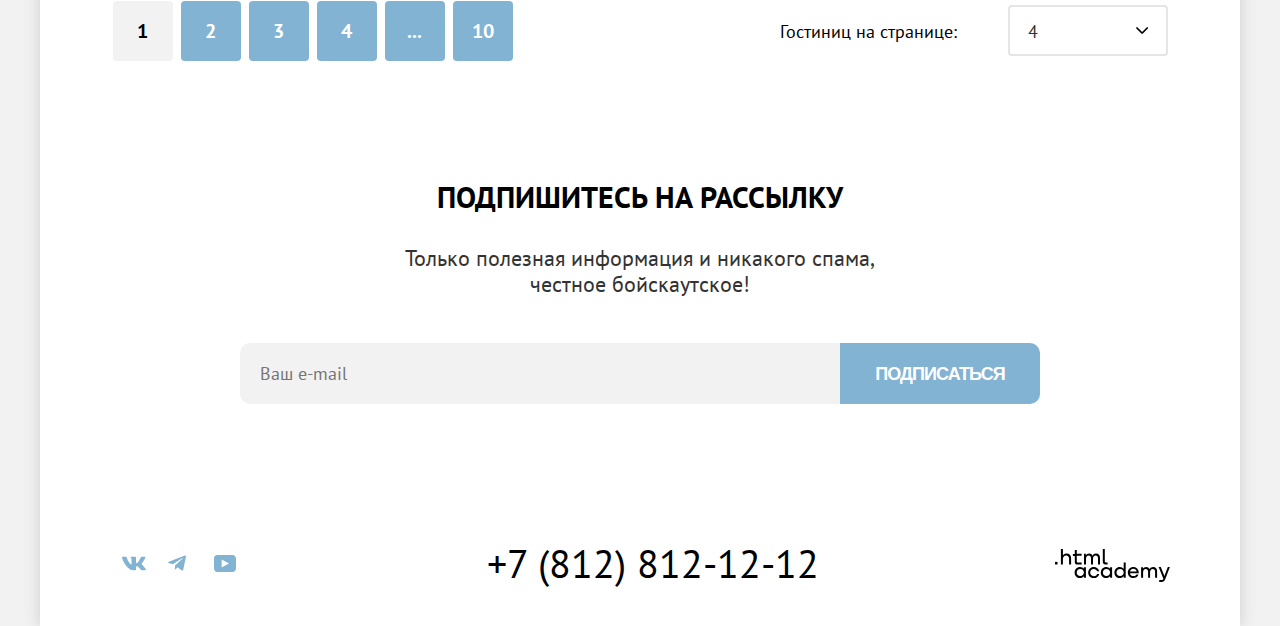
<file: 9/catalog.html>
<!DOCTYPE html>
<html lang="ru">
  <head>
    <meta charset="utf-8">
    <title>HTML Academy: Гостиницы Седоны</title>
    <link rel="icon" href="./images/favicon.png">
    <link rel="stylesheet" href="./styles/styles.css">
    <base href="https://htmlacademy-htmlcss.github.io/1695309-sedona-34/9/">
</head>
  <body>
    <div class="container">
      <header class="page-header">
        <a class="navigation-logo" href="#">
          <img src="./images/logo.svg" width="139" height="70" alt="Логотип Седоны" class="logo">
        </a>
        <nav class="navigation">
          <ul class="navigation-list list">
            <li class="navigation-item">
              <a href="./index.html" class="navigation-link">Главная</a>
            </li>
            <li class="navigation-item">
              <a href="#" class="navigation-link">О Седоне</a>
            </li>
            <li class="navigation-item">
              <a class="navigation-link current">Гостиницы</a>
            </li>
          </ul>
        </nav>
        <ul class="navigation-user list">
          <li class="navigation-item">
            <a href="#" class="navigation-link">
              <svg class="navigation-icon" width="21" height="20" aria-hidden="true" focusable="false" viewBox="0 0 21 20" fill="none" xmlns="http://www.w3.org/2000/svg">
                <path d="M19.6143 18.0083L15.9143 14.3287C16.9143 13.0359 17.6143 11.3453 17.6143 9.4558C17.6143 5.08011 14.0143 1.5 9.61426 1.5C5.21426 1.5 1.61426 5.17956 1.61426 9.55525C1.61426 13.9309 5.21426 17.511 9.61426 17.511C11.4143 17.511 13.1143 16.9144 14.5143 15.8204L18.2143 19.5L19.6143 18.0083ZM9.61426 15.5221C6.31426 15.5221 3.61426 12.837 3.61426 9.55525C3.61426 6.27348 6.31426 3.5884 9.61426 3.5884C12.9143 3.5884 15.6143 6.27348 15.6143 9.55525C15.6143 12.837 12.9143 15.5221 9.61426 15.5221Z" fill="currentColor"/>
              </svg>
              <span class="visually-hidden">Поиск</span>
            </a>
          </li>
          <li class="navigation-item">
            <a href="#" class="navigation-link">
              <svg class="navigation-icon heart-icon" width="21" height="20" aria-hidden="true" focusable="false" viewBox="0 0 21 20" fill="none" xmlns="http://www.w3.org/2000/svg">
                <path d="M10.0143 19C9.71426 19 9.41426 18.9 9.21426 18.6C3.81426 12.5 2.51426 11.1 2.21426 10.7C1.51426 9.8 1.11426 8.6 1.11426 7.4C1.11426 4.4 3.51426 2 6.61426 2C7.91426 2 9.11426 2.5 10.1143 3.3C11.1143 2.5 12.4143 2 13.6143 2C16.6143 2 19.1143 4.4 19.1143 7.4C19.1143 8.7 18.6143 9.9 17.8143 10.8L10.8143 18.7C10.6143 18.9 10.4143 19 10.0143 19ZM4.01426 9.5C4.31426 9.9 7.51426 13.5 10.1143 16.4L16.3143 9.4C16.8143 8.9 17.0143 8.2 17.0143 7.4C17.0143 5.6 15.5143 4.1 13.7143 4.1C12.7143 4.1 11.7143 4.6 11.0143 5.4C10.7143 5.7 10.4143 5.8 10.1143 5.8C9.81426 5.8 9.51426 5.6 9.31426 5.4C8.61426 4.6 7.61426 4.1 6.61426 4.1C4.81426 4.1 3.31426 5.6 3.31426 7.4C3.21426 8.3 3.61426 9 4.01426 9.5C3.91426 9.5 3.91426 9.5 4.01426 9.5Z" fill="currentColor"/>
              </svg>
              <span class="visually-hidden">Избранное</span>
              <span class="favotite-number">12</span>
            </a>
          </li>
          <li class="navigation-item">
            <a href="#" class="navigation-link button button-want">Хочу сюда!</a>
          </li>
        </ul>
      </header>

      <main class="main">
        <div class="filter-wrapper">
          <div class="filter-container">
            <h1 class="catalog-title">Гостиницы Седоны</h1>
            <ul class="breadcrumbs list">
              <li class="breadcrumbs-item">
                <a href="./index.html" class="breadcrumbs-link">
                  <svg class="breadcrumbs-svg" width="21" height="20" aria-hidden="true" focusable="false" viewBox="0 0 21 20" fill="none" xmlns="http://www.w3.org/2000/svg">
                    <path d="M10.1143 3L4.11426 8.80006V15.0001H16.1143V8.80006L10.1143 3ZM15.1143 14.0001H5.11426V9.20005L10.1143 4.4L15.1143 9.20005V14.0001Z" fill="currentColor"/>
                    <path d="M8.11426 13.0001H9.11426V10.5001H11.1143V13.0001H12.1143V9.50005H8.11426V13.0001Z" fill="currentColor"/>
                  </svg>
                  <span class="visually-hidden">Главная</span>
                </a>
              </li>
              <li class="breadcrumbs-item home-link">
                <a class="breadcrumbs-link">Гостиницы</a>
              </li>
            </ul>
            <section class="filter">
              <h2 class="visually-hidden">Настройки поиска</h2>
              <form class="filter-form" action="https://echo.htmlacademy.ru/" method="post">
                <fieldset class="filter-group">
                  <legend class="filter-title ">Инфраструктура:</legend>
                  <ul class="filter-list list">
                    <li class="filter-item">
                      <label class="option-label">
                        <input class="visually-hidden checkbox" type="checkbox" name="pool" checked >
                        <span class="custom-checkbox"></span>
                        Бассейн
                      </label>
                    </li>
                    <li class="filter-item">
                      <label class="option-label">
                        <input class="visually-hidden checkbox" type="checkbox" name="parking" checked>
                        <span class="custom-checkbox"></span>
                        Парковка
                      </label>
                    </li>
                    <li class="filter-item">
                      <label class="option-label">
                        <input class="visually-hidden checkbox" type="checkbox" name="wifi">
                        <span class="custom-checkbox"></span>
                        Wi-Fi
                      </label>
                    </li>
                  </ul>
                </fieldset>

                <fieldset class="filter-group">
                  <legend class="filter-title">Тип Жилья:</legend>
                  <ul class="filter-list list">
                    <li class="filter-item">
                      <label class="option-label">
                        <input class="visually-hidden radio" type="radio" name="home-type" value="holel" checked>
                        <span class="custom-radio"></span>
                        Гостиница
                      </label>
                    </li>
                    <li class="filter-item">
                      <label class="option-label">
                        <input class="visually-hidden radio" type="radio" name="home-type" value="motel">
                        <span class="custom-radio"></span>
                        Мотель
                      </label>
                    </li>
                    <li class="filter-item">
                      <label class="option-label">
                        <input class="visually-hidden radio" type="radio" name="home-type" value="apartments">
                        <span class="custom-radio"></span>
                        Апартаменты
                      </label>
                    </li>
                  </ul>
                </fieldset>

                <fieldset class="filter-group">
                  <legend class="filter-title">Стоимость, ₽:</legend>
                  <ul class="filter-list list">
                    <li class="filter-item input-wrap">
                      <label class="input-label"><span class="visually-hidden">Цена от</span>
                        <input type="number" class="input-number start-number" name="price" min="0" max="9000" placeholder="0">
                        <span class="placeholder-text">от</span>
                      </label>
                      <label class="input-label"><span class="visually-hidden">Цена до</span>
                        <input type="number" class="input-number end-number" name="price" min="0" max="9000" placeholder="9000">
                        <span class="placeholder-text">до</span>
                      </label>
                    </li>
                    <li class="filter-item range-scale">
                      <div class="range-bar" style="width: 79%;">
                        <button class="range-toggle toggle-min" type="button">
                          <span class="visually-hidden">Изменить минимальную цену.</span>
                        </button>
                        <button class="range-toggle toggle-max" type="button">
                          <span class="visually-hidden">Изменить максимальную цену.</span>
                        </button>
                      </div>
                    </li>
                  </ul>
                </fieldset>
                <div class="button-form-wrap">
                  <button type="submit" class="button button-apply">Применить</button>
                  <input class="button-reset" type="reset" value="Сбросить">
                </div>
              </form>
            </section>
          </div>
        </div>

        <section class="results">
          <div class="header-wrapper">
            <h2 class="section-title results-section-title">Найдено гостиниц: <span>38</span></h2>
            <select class="sort-list" name="sort-by">
              <option class="sort-option" value="low-to-high">Сначала дешёвые</option>
              <option class="sort-option" value="high-to-low">Сначала дорогие</option>
              <option class="sort-option" value="rate-high">Сначала c высоким рейтингом</option>
              <option class="sort-option" value="rate-low">Сначала c низким рейтингом</option>
            </select>
            <ul class="view-list list">
              <li class="view-item ">
                <a href="#" class="view-button tile view-active"><span class="visually-hidden">Плиточная раскладка</span></a>
              </li>
              <li class="view-item">
                <a href="#" class="view-button slideshow"><span class="visually-hidden">Режим презентации</span></a>
              </li>
              <li class="view-item">
                <a href="#" class="view-button list-view"><span class="visually-hidden">Режим списка</span></a>
              </li>
            </ul>
          </div>

          <ul class="results-list list">
            <li class="results-item">
              <a class="results-image-link" href="#">
                <img src="./images/hotels/hotel-1.jpg" class="results-image" width="300" height="211" alt="Amara Resort & Spa">
              </a>
              <a href="#" class="result-link"><h3 class="results-title">Amara Resort & Spa</h3></a>

              <span class="results-type">Гостиница</span>
              <span class="results-price">От 4000 ₽</span>

              <a href="#" class="button button-more">Подробнее</a>
              <a href="#" class="button button-favorite">В избранное</a>

              <span class="hotelstars four-stars">
                <span class="visually-hidden">Четыре звезды</span>
              </span>
              <span class="score">Рейтинг: 8,5</span>
            </li>
            <li class="results-item">
              <a class="results-image-link" href="#">
                <img src="./images/hotels/hotel-2.jpg" class="results-image" width="300" height="211" alt="Villas at Poco Diablo">
              </a>
              <a href="#" class="result-link"><h3 class="results-title">Villas at Poco Diablo</h3></a>

              <span class="results-type">Гостиница</span>
              <span class="results-price">От 5000 ₽</span>

              <a href="#" class="button button-more">Подробнее</a>
              <a href="#" class="button button-favorite button-active">В избранном</a>

              <span class="hotelstars four-stars">
                <span class="visually-hidden">Четыре звезды</span>
              </span>
              <span class="score">Рейтинг: 9,2</span>
            </li>
            <li class="results-item">
              <a class="results-image-link" href="#">
                <img src="./images/hotels/hotel-3.jpg" class="results-image" width="300" height="211" alt="Desert Quail Inn">
              </a>
              <a href="#" class="result-link"><h3 class="results-title">Desert Quail Inn</h3></a>

              <span class="results-type">Гостиница</span>
              <span class="results-price">От 2500 ₽</span>

              <a href="#" class="button button-more">Подробнее</a>
              <a href="#" class="button button-favorite">В избранное</a>

              <span class="hotelstars three-stars">
                <span class="visually-hidden">Три звезды</span>
              </span>
              <span class="score">Рейтинг: 6,9</span>
            </li>
            <li class="results-item">
              <a class="results-image-link" href="#">
                <img src="./images/hotels/hotel-4.jpg" class="results-image" width="300" height="211" alt="GreenTree Inn">
              </a>
              <a href="#" class="result-link"><h3 class="results-title">GreenTree Inn</h3></a>

              <span class="results-type">Гостиница</span>
              <span class="results-price">От 1500 ₽</span>

              <a href="#" class="button button-more">Подробнее</a>
              <a href="#" class="button button-favorite">В избранное</a>

              <span class="hotelstars two-stars">
                <span class="visually-hidden">Две звезды</span>
              </span>
              <span class="score">Рейтинг: 5,0</span>
            </li>
          </ul>

          <div class="pagination">
            <h2 class="visually-hidden">Переключить номер страницы результатов</h2>
            <ol class="pagination-list list">
              <li class="pagination-item"><a href="#" class="pagination-link current-page">1</a></li>
              <li class="pagination-item"><a href="#" class="pagination-link">2</a></li>
              <li class="pagination-item"><a href="#" class="pagination-link">3</a></li>
              <li class="pagination-item"><a href="#" class="pagination-link">4</a></li>
              <li class="pagination-item"><a href="#" class="pagination-link">...</a></li>
              <li class="pagination-item"><a href="#" class="pagination-link">10</a></li>
            </ol>

            <label class="results-label" for="select-number">
              Гостиниц на странице:
            </label>
            <select class="results-number" id="select-number" name="results-number">
              <option value="2">2</option>
              <option value="4" selected>4</option>
              <option value="6">6</option>
              <option value="8">8</option>
            </select>
          </div>
        </section>

        <section class="subscription-section subscription-catalog">
          <div class="subscription-text">
            <h2 class="section-title">Подпишитесь на рассылку</h2>
            <p class="section-description">Только полезная информация и никакого спама, честное бойскаутское!</p>
          </div>
          <form class="subscription-form" action="https://echo.htmlacademy.ru/" method="post">
            <input type="email" class="input-text" name="email" placeholder="Ваш e-mail" required>
            <button class="button-section button-subscribe" type="submit">Подписаться</button>
          </form>
        </section>
      </main>

      <footer class="page-footer">
        <h2 class="visually-hidden">Наши контакты</h2>
        <ul class="socials-list list">
          <li class="socials-item">
            <a href="https://vk.com/htmlacademy" class="socials-link">
              <svg class="socials-svg" width="24" height="15" aria-hidden="true" focusable="false" viewBox="0 0 24 15" fill="none" xmlns="http://www.w3.org/2000/svg">
                <g clip-path="url(#clip0_33515_1186)">
                <path fill-rule="evenodd" clip-rule="evenodd" d="M23.45 1.448C23.616 0.902 23.45 0.5 22.655 0.5H20.03C19.362 0.5 19.054 0.847 18.887 1.23C18.887 1.23 17.552 4.426 15.661 6.502C15.049 7.104 14.771 7.295 14.437 7.295C14.27 7.295 14.019 7.104 14.019 6.557V1.448C14.019 0.792 13.835 0.5 13.279 0.5H9.151C8.734 0.5 8.483 0.804 8.483 1.093C8.483 1.714 9.429 1.858 9.526 3.606V7.404C9.526 8.237 9.373 8.388 9.039 8.388C8.149 8.388 5.984 5.177 4.699 1.503C4.45 0.788 4.198 0.5 3.527 0.5H0.9C0.15 0.5 0 0.847 0 1.23C0 1.912 0.89 5.3 4.145 9.781C6.315 12.841 9.37 14.5 12.153 14.5C13.822 14.5 14.028 14.132 14.028 13.497V11.184C14.028 10.447 14.186 10.3 14.715 10.3C15.105 10.3 15.772 10.492 17.33 11.967C19.11 13.716 19.403 14.5 20.405 14.5H23.03C23.78 14.5 24.156 14.132 23.94 13.404C23.702 12.68 22.852 11.629 21.725 10.382C21.113 9.672 20.195 8.907 19.916 8.524C19.527 8.033 19.638 7.814 19.916 7.377C19.916 7.377 23.116 2.951 23.449 1.448H23.45Z" fill="currentColor"/>
                </g>
                <defs>
                <clipPath id="clip0_33515_1186">
                <rect width="24.0005" height="14" fill="white" transform="translate(0 0.5)"/>
                </clipPath>
                </defs>
              </svg>
              <span class="visually-hidden">Вконтакте</span>
            </a>
          </li>
          <li class="socials-item">
            <a href="https://t.me/htmlacademy " class="socials-link">
              <svg width="18" height="17" aria-hidden="true" focusable="false" viewBox="0 0 18 17" fill="none" xmlns="http://www.w3.org/2000/svg">
                <path d="M16.7855 0.59926L0.840977 6.74776C-0.247172 7.18481 -0.240877 7.79184 0.641333 8.06253L4.73493 9.33953L14.2063 3.3637C14.6542 3.09121 15.0634 3.2378 14.727 3.53636L7.05332 10.4619H7.05152L7.05332 10.4628L6.77094 14.6823C7.18462 14.6823 7.36718 14.4925 7.5992 14.2686L9.58754 12.3351L13.7234 15.39C14.486 15.81 15.0337 15.5941 15.2234 14.6841L17.9384 1.88885C18.2163 0.774623 17.513 0.270117 16.7855 0.59926Z" fill="currentColor"/>
                </svg>
              <span class="visually-hidden">Телеграм</span>
            </a>
          </li>
          <li class="socials-item">
            <a href="https://www.youtube.com/user/htmlacademyru" class="socials-link">
              <svg width="22" height="17" aria-hidden="true" focusable="false" viewBox="0 0 22 17" fill="none" xmlns="http://www.w3.org/2000/svg">
                <path d="M18.607 0H3.17413C1.31343 0 0 1.59375 0 3.4V13.4937C0 15.4062 1.31343 17 3.17413 17H18.8259C20.4677 17 22 15.4062 22 13.6V3.4C21.7811 1.59375 20.4677 0 18.607 0ZM7.66169 12.5375V4.4625L14.995 8.5L7.66169 12.5375Z" fill="currentColor"/>
              </svg>
              <span class="visually-hidden">Youtube</span>
            </a>
          </li>
        </ul>
        <a href="tel:+78128121212" class="phone">+7 (812) 812-12-12</a>
        <div class="logo-wrap">
          <a href="https://htmlacademy.ru/" class="logo-link">
            <svg class="logo-svg" aria-hidden="true" focusable="false" width="115" height="34" viewBox="0 0 115 34" fill="none" xmlns="http://www.w3.org/2000/svg">
              <path d="M0 13.9V16.5H2.5V13.9H0Z" fill="currentColor"/>
              <path d="M11.6 5.5C10 5.5 8.8 6.2 8 7.2H7.9V1H5.9V16.5H7.9V11.2C7.9 9.1 9.2 7.6 11.2 7.6C13 7.6 14.1 9 14.1 10.8V16.5H16.1V10.4C16.2 7.4 14.3 5.5 11.6 5.5Z" fill="currentColor"/>
              <path d="M26.6 5.8H21.8V2.1H19.8V5.9H17.9V7.9H19.8V13.9C19.8 15.6 20.8 16.6 22.5 16.6H26.6V14.6H22.9C22.2 14.6 21.8 14.2 21.8 13.5V7.8H26.6V5.8Z" fill="currentColor"/>
              <path d="M41.1 5.6C39.5 5.6 38.2 6.4 37.6 7.7H37.5C36.9 6.5 35.7 5.6 34.1 5.6C32.7 5.6 31.6 6.4 31 7.4H30.9V5.8H29V16.4H31V11C31 9 32 7.5 33.6 7.5C35.1 7.5 36 8.5 36 10.1V16.4H38V10.8C38 8.4 39.4 7.5 40.6 7.5C42.1 7.5 43 8.5 43 10.1V16.4H45V9.9C45.1 7.4 43.6 5.6 41.1 5.6Z" fill="currentColor"/>
              <path d="M47.8 13.7C47.8 15.4 48.8 16.4 50.6 16.4H52.6V14.4H50.9C50.2 14.4 49.8 14 49.8 13.3V1H47.8V13.7Z" fill="currentColor"/>
              <path d="M28.9 20.7C28 19.6 26.7 18.9 25 18.9C21.9 18.9 19.6 21.2 19.6 24.5C19.6 27.8 21.9 30.1 25 30.1C26.8 30.1 28 29.3 28.8 28.2H28.9V29.8H30.9V19.2H28.9V20.7ZM25.3 28.1C23.1 28.1 21.7 26.5 21.7 24.5C21.7 22.5 23.1 20.9 25.3 20.9C27.5 20.9 28.9 22.5 28.9 24.5C28.9 26.4 27.5 28.1 25.3 28.1Z" fill="currentColor"/>
              <path d="M44.2 23C43.7 20.6 41.6 18.9 38.8 18.9C35.4 18.9 33.2 21.4 33.2 24.5C33.2 27.6 35.4 30.1 38.8 30.1C41.6 30.1 43.7 28.3 44.2 25.9H42.1C41.7 27.2 40.4 28.2 38.8 28.2C36.6 28.2 35.2 26.6 35.2 24.6C35.2 22.6 36.6 21 38.8 21C40.4 21 41.6 22 42.1 23.2H44.2V23Z" fill="currentColor"/>
              <path d="M55.1 20.7C54.2 19.6 52.9 18.9 51.2 18.9C48.1 18.9 45.8 21.2 45.8 24.5C45.8 27.8 48.1 30.1 51.2 30.1C53 30.1 54.2 29.3 55 28.2H55.1V29.8H57.1V19.2H55.1V20.7ZM51.5 28.1C49.3 28.1 47.9 26.5 47.9 24.5C47.9 22.5 49.3 20.9 51.5 20.9C53.7 20.9 55.1 22.5 55.1 24.5C55.1 26.4 53.6 28.1 51.5 28.1Z" fill="currentColor"/>
              <path d="M68.7 20.8C67.8 19.7 66.5 18.9 64.8 18.9C61.7 18.9 59.4 21.2 59.4 24.5C59.4 27.8 61.6 30.1 64.8 30.1C66.5 30.1 67.8 29.3 68.6 28.3H68.7V29.8H70.7V14.4H68.7V20.8ZM65.1 28.1C62.9 28.1 61.5 26.5 61.5 24.5C61.5 22.5 62.9 20.9 65.1 20.9C67.3 20.9 68.7 22.5 68.7 24.5C68.6 26.5 67.2 28.1 65.1 28.1Z" fill="currentColor"/>
              <path d="M78.3 18.9C75 18.9 72.8 21.4 72.8 24.5C72.8 27.5 74.9 30.1 78.3 30.1C80.8 30.1 82.8 28.8 83.5 26.5H81.4C80.9 27.5 79.8 28.1 78.4 28.1C76.5 28.1 75.1 26.8 75 25.2H83.8C84 21.6 81.8 18.9 78.3 18.9ZM78.3 20.8C80 20.8 81.3 21.8 81.6 23.4H75.1C75.4 21.9 76.6 20.8 78.3 20.8Z" fill="currentColor"/>
              <path d="M98.2 18.9C96.6 18.9 95.3 19.7 94.6 20.9H94.5C93.9 19.7 92.7 18.9 91.1 18.9C89.7 18.9 88.6 19.6 88 20.7V19.2H86.1V29.8H88.1V24.4C88.1 22.4 89.1 21 90.7 20.9C92.2 20.9 93.1 21.9 93.1 23.5V29.8H95.1V24.2C95.1 21.8 96.5 20.9 97.7 20.9C99.2 20.9 100.1 21.9 100.1 23.5V29.8H102.1V23.3C102.2 20.7 100.7 18.9 98.2 18.9Z" fill="currentColor"/>
              <path d="M109.4 28L105.8 19.1H103.6L108.4 30.7C108.1 31.6 107.7 31.9 106.7 31.9H104.2V33.9H106.7C108.5 33.9 109.5 33.1 110.2 31.3L114.9 19.1H112.8L109.4 28Z" fill="currentColor"/>
              </svg>
            <span class="visually-hidden">Логотип HTML Академии</span>
          </a>
        </div>
      </footer>
    </div>
  </body>
</html>
</file>
<file: 10/styles/styles.css>
@font-face {
  font-family: "PT Sans";
  font-style: normal;
  font-weight: 400;
  src: url("../fonts/ptsans-400.woff2") format("woff2");
  font-display: swap;
}

@font-face {
  font-family: "PT Sans";
  font-style: normal;
  font-weight: 700;
  src: url("../fonts/ptsans-700.woff2") format("woff2");
  font-display: swap;
}

*,
::before,
::after {
  box-sizing: border-box;
}

html {
  height: 100%;
}

body {
  height: 100%;
  margin: 0;
  background-color: #f2f2f2;
  color: #000000;
  font-family: "PT Sans", "Arial", sans-serif;
  font-size: 18px;
  line-height: 21px;
  font-weight: 400;
}

.container {
  min-height: 100%;
  width: 1200px;
  margin: 0 auto;
  box-shadow: 0 0 15px #cccccc;
  background-color: #ffffff;
}

.list {
  margin: 0;
  padding: 0;
  list-style-type: none;
}

.main {
  flex-grow: 1;
}

.visually-hidden {
  position: absolute;
  width: 1px;
  height: 1px;
  margin: -1px;
  padding: 0;
  border: 0;
  clip: rect(0 0 0 0);
  overflow: hidden;
}

/* Index page */

/* Header */

.page-header {
  display: flex;
  padding: 0 70px;
  font-weight: 700;
}

.navigation-logo {
  display: block;
  margin-bottom: -5px;
  margin-right: 46px;
  align-items: start;
  z-index: 1;
  cursor: pointer;
}

.logo {
  display: block;
}

.navigation {
  margin-right: auto;
}

.navigation-list {
  display: flex;
  flex-wrap: wrap;
  width: 600px;
}

.navigation-item:not(:last-child) {
  margin-right: 35px;
}

.navigation-link {
  position: relative;
  display: block;
  padding: 20px 0 17px;
  color: #000000;
  font-size: 20px;
  line-height: 26px;
  text-align: center;
  text-decoration: none;
}

.current {
  border-bottom: 2px solid #756257;
}

.navigation-user {
  max-width: 270px;
  display: flex;
  align-items: center;
  flex-wrap: wrap;
}

.navigation-user .navigation-link {
  height: 100%;
}

.navigation-user .navigation-item:not(:last-child) {
  margin-right: 23px;
}

.favotite-number {
  position: absolute;
  top: 14px;
  left: 12px;
  display: flex;
  justify-content: center;
  align-items: center;
  width: 20px;
  height: 20px;
  border-radius: 50%;
  color: #ffffff;
  background-color: #7db54f;
  font-size: 10px;
  overflow: hidden;
}

.heart-icon {
  margin-right: 7px;
}

.button {
  display: block;
  border-radius: 4px;
  color: #ffffff;
  background-color: #756157;
  font-size: 16px;
  font-weight: 700;
  line-height: 20px;
  text-align: center;
  text-transform: uppercase;
  word-break: break-word;
}

.button-want {
  width: 160px;
  padding: 9px 30px;
}

/* Main Hero */

.main-hero {
  position: relative;
  padding-top: 50px;
  padding-bottom: 78px;
  background-color: #12476a;
  background-image: url("../images/index-background.jpg");
  background-size: 100% auto;
  background-repeat: no-repeat;
  text-align: center;
}

.hero-image-mask {
  position: absolute;
  bottom: 0;
  width: 1200px;
  height: 57px;
  background-image: url("../images/index-background-mask.svg");
}

.main-text {
  max-width: 660px;
  margin: 0 auto;
  padding-top: 63px;
  padding-bottom: 90px;
}

.main-title {
  margin: 0;
  margin-bottom: 31px;
  font-size: 30px;
  line-height: 36px;
  text-align: center;
  text-transform: uppercase;
}

.main-description {
  margin: 0;
  color: #333333;
  font-size: 22px;
  line-height: 26px;
  text-align: center;
}

/* Advanatages */

.advantages-item {
  width: 400px;
  padding: 93px 0 91px;
  text-align: center;
}

.advantages-title {
  margin: 0 auto;
  margin-bottom: 31px;
  max-width: 172px;
  font-size: 24px;
  line-height: 28px;
  text-transform: uppercase;
}

.advantages-number {
  position: relative;
  display: block;
  max-width: 200px;
  margin: 0 auto;
  margin-bottom: 29px;
  font-size: 18px;
  line-height: 21px;
}

.advantages-number::before {
  content: '— ';
}

.advantages-number::after {
  content: ' —';
}

.advantages-description {
  margin: 0 auto;
  max-width: 230px;
  font-size: 18px;
  line-height: 21px;
}

.advantages-image {
  align-self: stretch;
}

.image {
  max-width: 100%;
  height: 100%;
  object-fit: cover;
  vertical-align: middle;
}

.card-short-text {
  padding: 102px 0;
}

/* Flex advantages */

.advantages-list {
  display: flex;
  flex-wrap: wrap;
}

.advantages-card {
  padding-top: 183px;
  padding-bottom: 81px;
  background-position: 165px 80px;
  background-repeat: no-repeat;
}

.advantages-item-sublist {
  display: flex;
  flex-wrap: wrap;
}

.card-dark-blue {
  color: #ffffff;
  background-color: #82b3d3;
}

.card-blue {
  color: #333333;
  background-color: #e6f0f6;
}

.card-light-blue {
  color: #333333;
  background-color: #f0f6fa;
}

.home {
  background-image: url("../images/advantages-icons/home.svg");
}

.food {
  background-image: url("../images/advantages-icons/food.svg");
}

.souvenir {
  background-image: url("../images/advantages-icons/souvenir.svg");
}

/* Search section */

.search-section {
  padding: 89px 0 94px;
  text-align: center;
}

.search-text {
  max-width: 592px;
  margin: 0 auto;
}

.section-title {
  margin: 0;
  font-size: 30px;
  line-height: 36px;
  text-transform: uppercase;
}

.search-section .section-title {
  margin-bottom: 30px;
}

.section-description {
  margin: 0;
  margin-bottom: 54px;
  color: #333333;
  font-size: 22px;
  line-height: 26px;
}

.button-section {
  padding: 12px 14px;
  color: #ffffff;
  background-color: #756157;
  font-size: 20px;
  font-weight: 700;
  line-height: 36px;
  text-align: center;
  text-transform: uppercase;
}

.button-search {
  display: block;
  width: 574px;
  margin: 0 auto;
  border-radius: 4px;
  text-decoration: none;
}

/* Subscibe  */

.subscription-section {
  padding: 94px 0 93px;
  background-color: #12476a;
  background-image: url("../images/subscription-background.jpg");
  background-size: cover;
  background-repeat: no-repeat;
  text-align: center;
}

.subscription-text {
  max-width: 476px;
  margin: 0 auto;
}

.subscription-section .section-title {
  margin-bottom: 30px;
  color: #ffffff;
}

.subscription-section .section-description {
  margin-bottom: 46px;
  color: #ffffff;
}

.button-subscribe {
  width: 200px;
  border: none;
  border-radius: 0 10px 10px 0;
  background-color: #82b3d3;
  letter-spacing: -0.9px;
  font-size: 18px;
  cursor: pointer;
}

.subscription-form {
  display: flex;
  justify-content: center;
}

.input-text {
  max-width: 600px;
  padding: 20px;
  flex-grow: 1;
  border: none;
  border-radius: 10px 0 0 10px;
  background-color: #f2f2f2;
  font-family: inherit;
  font-size: 18px;
  line-height: 21px;
}

/* Footer */

.page-footer {
  display: flex;
  justify-content: space-between;
  align-items: center;
  padding: 45px 70px 35px 82px;
}

.phone {
  max-width: 382px;
  margin-right: 7px;
  margin-bottom: auto;
  color: inherit;
  font-size: 40px;
  line-height: 40px;
  text-align: center;
  text-decoration: none;
}

.socials-list {
  display: flex;
  flex-wrap: wrap;
  max-width: 250px;
}

.socials-item {
  width: 46px;
  height: 40px;
  margin-bottom: 8px;
}

.socials-link {
  display: flex;
  align-items: center;
  width: 100%;
  height: 100%;
  color: #83b3d3;
  text-align: center;
  text-decoration: none;
}

.socials-item:not(:first-child) .socials-link {
  margin-left: 4px;
}

.logo-wrap {
  max-width: 115px;
  margin-bottom: 5px;
}

.logo-link {
  color: #000000;
}

/* Catalog раge*/

.filter-wrapper {
  padding: 36px 0 40px;
  background-color: #2e6e9a;
  background-image: url("../images/filter-background.jpg");
  background-size: cover;
  background-repeat: no-repeat;
  color: #ffffff;
}

/* Catalog filter-form */

.filter-container {
  max-width: 1063px;
  margin: 0 auto;
}

.catalog-title {
  margin: 0;
  margin-bottom: 10px;
  font-size: 60px;
  line-height: 78px;
}

.filter-form {
  display: flex;
  flex-wrap: wrap;
}

.filter-group {
  max-width: 200px;
  padding: 0;
  margin: 0;
  margin-right: 66px;
  margin-bottom: 15px;
  border: none;
}

.filter-group:nth-child(2) {
  margin-right: auto;
}

.filter-group:nth-child(3) {
  margin-right: 72px;
}

.filter-title {
  margin-bottom: 29px;
  font-weight: 700;
  font-size: 20px;
  line-height: 26px;
}

.filter-item {
  margin-bottom: 15px;
}

.option-label {
  position: relative;
  display: block;
  padding-left: 42px;
  font-size: 18px;
  line-height: 21px;
  cursor: pointer;
}

.input-wrap {
  display: flex;
  margin-top: 5px;
  margin-bottom: 13px;
}

.input-number {
  display: block;
  width: 144px;
  font-size: 18px;
  line-height: 21px;
  color: #ffffff;
  border: 2px solid #ffffff;
  padding: 12px 18px 10px;
  background-color: transparent;
}

.input-number::placeholder {
  color: #ffffff;
}

.input-number::-webkit-outer-spin-button,
.input-number::-webkit-inner-spin-button {
  margin: 0;
  appearance: none;
}

.input-number {
  -moz-appearance: textfield;
}

.start-number {
  border-right: none;
  border-radius: 4px 0 0 4px;
}

.end-number {
  border-radius: 0 4px 4px 0;
}

.input-label {
  position: relative;
}

.placeholder-text {
  position: absolute;
  top: 25%;
  right: 10%;
  color: #c9c6c6;
  font-size: 18px;
  line-height: 23px;
}

.range-scale {
  position: relative;
  top: 15px;
  left: 2px;
  height: 4px;
  background-color: #c9c6c6;
}

.range-bar {
  position: absolute;
  height: 4px;
  background-color: #ffffff;
}

.range-toggle {
  position: absolute;
  width: 20px;
  height: 20px;
  border: none;
  border-radius: 5px;
  background: #ffffff;
  cursor: pointer;
}

.toggle-min {
  top: -8px;
  left: 0;
}

.toggle-max {
  top: -8px;
  right: -10px;
}

.button-form-wrap {
  display: flex;
  flex-direction: column;
  align-items: center;
  margin-top: 59px;
  margin-right: 4px;
}

.button-apply {
  margin-bottom: 16px;
  padding: 14px 32px;
  border: none;
  background-color: #82b3d3;
  letter-spacing: -0.9px;
  cursor: pointer;
}

.button-reset {
  display: block;
  max-width: 100px;
  border: 3px solid transparent;
  border-radius: 4px;
  color: #ffffff;
  background-color: transparent;
  text-align: center;
  font-size: 16px;
  font-family: inherit;
  line-height: 20px;
  cursor: pointer;
}

/* Custom checkbox and radio */

.custom-checkbox {
  position: absolute;
  left: 2px;
  width: 20px;
  height: 20px;
  border-radius: 4px;
  background-color: #ffffff;
  cursor: pointer;
}

.checkbox:checked + .custom-checkbox::before {
  content: '';
  position: absolute;
  width: 20px;
  height: 20px;
  background-image: url("../images/icons/checkbox.svg");
}

.custom-radio {
  position: absolute;
  left: 3px;
  width: 20px;
  height: 20px;
  border-radius: 50%;
  background-color: #ffffff;
  cursor: pointer;
}

.radio:checked + .custom-radio::before {
  content: '';
  position: absolute;
  top: 25%;
  left: 25%;
  width: 10px;
  height: 10px;
  border-radius: 50%;
  background-color: #3f5e72;
}

/* Breadcrumbs */

.breadcrumbs {
  display: flex;
  flex-wrap: wrap;
  align-items: center;
  max-width: 900px;
  margin-bottom: 40px;
}

.breadcrumbs-item {
  position: relative;
  margin-right: 10px;
}

.breadcrumbs-item:not(:first-child)::after {
  content: '';
  position: absolute;
  left: -5px;
  top: 31%;
  width: 20px;
  height: 20px;
  background-image: url("../images/icons/breadcrumbs.svg");
  background-repeat: no-repeat;
}

.breadcrumbs-item:not(:first-child) {
  padding-left: 10px;
}

.breadcrumbs-link {
  display: block;
  position: relative;
  color: #ffffff;
  font-size: 16px;
  line-height: 21px;
  text-decoration: none;
}

.breadcrumbs-svg {
  display: block;
}

/* Result header */

.header-wrapper {
  display: flex;
  align-items: center;
  padding: 54px 72px 53px;
}

.results-section-title {
  margin-right: auto;
}

.sort-list {
  width: 288px;
  margin: 0;
  margin-right: 78px;
  padding: 11px 40px 12px 18px;
  border: 2px solid #e5e5e5;
  border-radius: 4px;
  background-image: url("../images/icons/arrow.svg");
  background-repeat: no-repeat;
  background-position: right 13px center;
  color: #333333;
  background-color: transparent;
  font-family: inherit;
  font-size: 18px;
  line-height: 21px;
  appearance: none;
  cursor: pointer;
}

.view-list {
  display: flex;
  flex-wrap: wrap;
  max-width: 180px;
}

.view-item {
  margin-right: 8px;
  margin-bottom: 5px;
}

.view-item:nth-child(3n) {
  margin-right: 0;
}

.view-button {
  display: block;
  width: 48px;
  height: 48px;
  border: 2px solid #e5e5e5;
  border-radius: 4px;
  background-position: center center;
  background-repeat: no-repeat;
}

.tile {
  background-image: url("../images/tools/tile.svg");
}

.slideshow {
  background-image: url("../images/tools/slideshow.svg");
}

.list-view {
  background-image: url("../images/tools/list.svg");
}

/* Result cards */

.results a {
  text-decoration: none;
}

.results-list {
  display: grid;
  grid-template-columns: repeat(3, 1fr);
  gap: 0 18px;
  padding: 0 72px;
  margin-bottom: 62px;
}

.results-item {
  display: grid;
  grid-template-columns: repeat(2, 1fr);
  gap: 16px 20px;
  padding: 20px;
}

.results-image-link {
  grid-column: 1 / -1;
}

.results-image {
  width: 100%;
  object-fit: cover;
  vertical-align: middle;
}

.result-link {
  grid-column: 1 / -1;
}

.results-title {
  margin: 0;
  color: #000000;
  font-size: 24px;
  line-height: 28px;
}

.results-type {
  display: inline-block;

  font-size: 18px;
  line-height: 21px;
}

.results-price {
  display: inline-block;
  font-size: 18px;
  line-height: 21px;
}

.button-more {
  width: 140px;
  padding: 9px 15px;
  align-self: start;
  color: #ffffff;
  background-color: #756157;
}

.button-favorite {
  width: 140px;
  padding: 9px 15px;
  align-self: start;
  background-color: #82b3d3;
}

.button-active{
  background-color: #7db54f;
}

.hotelstars {
  display: flex;
  background-image: url("../images/icons/star.svg");
  background-repeat: space repeat;
}

.two-stars {
  width: 42px;
  height: 18px;
  align-self: center;
}

.three-stars {
  width: 66px;
  height: 18px;
  align-self: center;
}

.four-stars {
  width: 88px;
  height: 18px;
  align-self: center;
}

.score {
  width: 140px;
  padding: 9px 15px;
  align-self: start;
  border-radius: 4px;
  background-color: #f2f2f2;
  font-size: 16px;
  line-height: 20px;
  text-align: center;
  text-transform: uppercase;
}

/* Pagination */

.pagination {
  display: flex;
  align-items: center;
  max-width: 1055px;
  margin: 0 auto;
  border-top: 1px solid #e6e6e6;
  padding: 29px 0 16px;
}

.pagination-list {
  display: flex;
  flex-wrap: wrap;
  max-width: 490px;
  margin-right: auto;
}

.pagination-item {
  min-width: 60px;
  min-height: 60px;
  margin-right: 8px;
  margin-bottom: 8px;
  text-align: center;
}

.pagination-item:last-child {
  margin-right: 0
}

.pagination-link {
  display: flex;
  flex-direction: column;
  justify-content: center;
  height: 100%;
  padding: 10px;
  border-radius: 4px;
  color: #ffffff;
  background-color: #82b3d3;
  font-size: 20px;
  font-weight: 700;
  line-height: 36px;
}

.current-page {
  color: #000000;
  background-color: #f2f2f2;
  cursor: default;
}

.results-label {
  max-width: 180px;
  margin-right: 51px;
  margin-bottom: 8px;
}

.results-number {
  width: 160px;
  margin-bottom: 10px;
  padding: 14px 40px 12px 18px;
  border: 2px solid #e5e5e5;
  border-radius: 4px;
  background-image: url("../images/icons/arrow.svg");
  background-repeat: no-repeat;
  background-position: right 13px center;
  color: #333333;
  background-color: transparent;
  font-family: inherit;
  font-size: 18px;
  line-height: 21px;
  appearance: none;
  cursor: pointer;
}

/* Subscpiption */

.subscription-catalog {
  background-color: transparent;
  background-image: none;
}

.subscription-catalog .section-title {
  color: #000000;
}

.subscription-catalog .section-description {
  color: #333333;
}

/* Modal  */

.modal-container {
  position: fixed;
  top: 0;
  left: 0;
  display: flex;
  justify-content: center;
  align-items: center;
  width: 100%;
  height: 100%;
  background-color: rgba(242, 242, 242, 0.8);
}

.modal-container-close {
  display: none;
}

.modal {
  margin: auto;
  width: 715px;
  padding: 54px 70px 68px 70px;
  border-radius: 30px;
  background-color: #ffffff;
}

.modal-header {
  display: flex;
  justify-content: space-between;
  align-items: center;
  margin-bottom: 56px;
}

.modal-form {
  display: grid;
  grid-template-columns: 1fr 133px 1fr 133px;
}

.modal-title {
  grid-column: 1 / 4;
  margin: 0;
  font-size: 30px;
  line-height: 36px;
  text-transform: uppercase;
}

.modal-close-button {
  display: flex;
  justify-content: center;
  align-items: center;
  width: 53px;
  height: 53px;
  border: none;
  border-radius: 50%;
  color: #000000;
  background-color: #f2f2f2;
  cursor: pointer;
}

.modal-label {
  align-self: center;
  color: #000000;
  font-size: 20px;
  line-height: 26px;
  font-weight: 700;
}

.input-date-wrap {
  position: relative;
  grid-column: 2 / 5;
}

.input-date {
  width: 100%;
  padding: 13px 18px;
  border: none;
  border-radius: 4px;
  color: #000000;
  background-color: #f2f2f2;
  font-size: 18px;
  font-weight: 700;
  line-height: 21px;
  letter-spacing: -0.9px;
}

.input-date::-webkit-input-placeholder {
  opacity: 1;
}

.input-date::-moz-placeholder {
  opacity: 1;
}

.input-date::placeholder {
  color: #000000;
}

.calendar-button {
  position: absolute;
  top: 14px;
  right: 20px;
  padding: 0;
  width: 20px;
  height: 20px;
  border: none;
  border-radius: 4px;
  color: #d6d5d5;
  background-color: transparent;
  cursor: pointer;
}

.calendar-button:hover {
  color: #929090;
}

.accept-text {
  grid-column: 2 / 5;
  margin: 4px 0 11px;
  color: #333333;
  font-size: 16px;
  line-height: 21px;
}

.error {
  color: #ff5757;
}

.input-number-wrap {
  position: relative;
}

.guest-number {
  max-width: 133px;
  padding: 14px 52px;
  border: none;
  border-radius: 4px;
  color: #000000;
  background-color: #f2f2f2;
  text-align: center;
  font-size: 18px;
  line-height: 21px;
}

.number-operator {
  position: absolute;
  padding: 0;
  display: flex;
  justify-content: center;
  align-items: center;
  width: 47px;
  height: 100%;
  border: none;
  border-radius: 4px;
  color: #d6d5d5;
  background-color: transparent;
  cursor: pointer;
}

.button-minus {
  left: 2px;
}

.button-plus {
  top: 0;
  left: 84px;
  border-color: #000000;
}

.minus,
.plus {
  position: absolute;
  z-index: 1;
}

.guest-number::-webkit-outer-spin-button,
.guest-number::-webkit-inner-spin-button {
  margin: 0;
  appearance: none;
}

.guest-number {
  -moz-appearance: textfield;
}

.kid-label-tooltip {
  display: flex;
  align-items: center;
  margin-left: 56px;
  gap: 5px;
}

.tooltip {
  position: relative;
  width: 25px;
  height: 25px;
}

.tooltip-toggle {
  display: block;
  width: 25px;
  height: 25px;
  padding-right: 16px;
  border: none;
  border-radius: 50%;
  background-position: center center;
  background-image: url("../images/icons/info.svg");
  background-color: #83b3d3;
  cursor: help;
}

.tooltip-text {
  position: absolute;
  left: 50%;
  z-index: 1;
  display: none;
  width: 256px;
  margin-top: 18px;
  padding: 16px 22px 28px;
  border-radius: 10px;
  transform: translateX(-50%);
  color: #ffffff;
  background-color: #333333;
  font-size: 16px;
  line-height: 20px;
  font-weight: normal;
}

.tooltip-text:after {
  content: '';
  position: absolute;
  bottom: 100%;
  left: 0;
  right: 0;
  width: 19px;
  height: 9px;
  margin-left: auto;
  margin-right: auto;
  background-image: url("../images/icons/tooltip-arrow.svg");
}

.modal-button {
  grid-column: -1 / 1;
  margin-top: 39px;
  padding: 12px 14px;
  border: none;
  border-radius: 10px;
  color: #ffffff;
  background-color: #83b3d3;
  font-size: 20px;
  font-weight: 700;
  line-height: 36px;
  text-align: center;
  text-transform: uppercase;
  cursor: pointer;
}

/* Hover Focus Active states*/

/* Navigation */

.navigation-link:hover,
.result-link:hover .results-title {
  color: #756257;
}

.current:hover,
.current:focus {
  color: #000000;
}

.button-want:hover {
  color: #ffffff;
}

.button-want:hover,
.button-search:hover,
.button-more:hover {
  background-color: #615048;
}

.button-want:focus,
.button-search:focus,
.button-more:focus {
  background-color: #615048;
  outline: none;
}

.button-want:active,
.button-search:active,
.button-more:active {
  color: rgba(255, 255, 255, 0.3);
  background-color: #756157;
}

.button-subscribe:hover,
.button-apply:hover,
.button-favorite:hover {
  background-color: #68a2ca;
}

.button-subscribe:focus,
.button-apply:focus,
.button-favorite:focus {
  background-color: #68a2ca;
  outline: none;
}

.button-subscribe:active,
.button-apply:active,
.button-favorite:active {
  color: rgba(255, 255, 255, 0.3);
  background-color: #82b3d3;
}

.button-subscribe:disabled,
.button-apply:disabled,
.modal-button:disabled {
  background-color: #e5e5e5;
  cursor: default;
}

.modal-button:disabled:hover {
  background-color: #e5e5e5;
}

.button-active:hover {
  background-color: #6c9e42;
}

.button-active:focus {
  background-color: #6c9e42;
  outline: none;
}

.button-active:active {
  color: rgba(255, 255, 255, 0.3);
  background-color: #7db54f;
}

.input-text:hover {
  background-color: #dcdcdc;
}

.input-text:focus {
  outline: 3px solid #68a2ca;
  background-color: #fefafa;
}

.input-text:focus:not(:placeholder-shown) {
  outline: 3px solid #68a2ca;
  background-color: #ffffff;
}

.input-text:disabled {
  opacity: 0.3;
  cursor: default;
}

.input-text:disabled:hover {
  background-color: #f2f2f2;
}

/* Footer */

.phone:hover,
.phone:focus {
  color: #756157;
  outline: none;
}

.phone:active {
  opacity: 0.3;
}

.logo-link:hover,
.logo-link:focus {
  color: #756157;
  outline: none;
}

.logo-link:active {
  opacity: 0.3;
}

.socials-link:hover,
.socials-link:focus {
  color: #68a2ca;
  outline: none;
}

.socials-link:active {
  opacity: 0.3;
}

/* Catalog view */

.view-button:hover {
  border-color: #000000;
}

.view-button:focus {
  border: 2px solid #68a2ca;
  outline: none;
}

.view-button:active {
  border-color: #000000;
}

.view-active {
  border-color: #000000;
}

/* Pagination */

.pagination-link:hover,
.pagination-link:focus {
  background-color: #68a2ca;
  outline: none;
}

.current-page:hover {
  background-color: #f2f2f2;
}

.current-page:focus {
  background-color: #f2f2f2;
  outline: 3px solid #82b3d3;
}

.pagination-link:active {
  color: rgba(255, 255, 255, 0.3);
  background-color: #82b3d3;
}

.current-page:active {
  color: #000000;
  background-color: #f2f2f2;
}

/* Breadcrums */

.breadcrumbs-item:not(:last-child) .breadcrumbs-link:hover {
  opacity: 0.6;
}

.breadcrumbs-link:focus {
  outline: none;
}

.breadcrumbs-link:active {
  opacity: 0.3;
}

/* Catalog form */

.option-label:hover .custom-checkbox {
  opacity: 0.6;
}

.checkbox:focus + .custom-checkbox {
  outline: 3px solid #82b3d3;
  opacity: 0.6;
}

.option-label:active .custom-checkbox {
  opacity: 0.3;
}

.checkbox:disabled + .custom-checkbox {
  opacity: 0.3;
  cursor: default;
}

.radio:focus + .custom-radio {
  outline: 3px solid #82b3d3;
}

.radio:disabled + .custom-radio {
  opacity: 0.3;
  cursor: default;
}

.input-number:hover {
  border-color: rgba(255, 255, 255, 0.6);
}

.input-number:focus {
  box-shadow: 0 0 0 3px #81b3d2,
  inset 0 0 0 3px #81b3d2;
  outline: none;
}

.input-number:focus:not(:placeholder-shown) {
  background-color: #756257;
  box-shadow: none;
  outline: none;
}

.input-number:disabled {
  opacity: 0.3;
  cursor: default;
}

.input-number:disabled:hover {
  border: 2px solid #ffffff;
}

.range-toggle:hover {
  box-shadow: 0 4px 10px 0 #8e8d8d;
}

.range-toggle:focus {
  outline: 3px solid #83b3d3;
}

.range-toggle:active {
  outline: 2px solid #83b3d3;
}

.button-reset:hover {
  opacity: 0.6;
}

.button-reset:focus {
  outline: 3px solid #82b3d3;
}

.button-reset:active{
  opacity: 0.3;
}

.results-image-link:hover {
  opacity: 0.6;
}

.sort-list:hover,
.sort-list:focus,
.results-number:hover,
.results-number:focus {
  border-color: #68a2ca;
  outline: none;
}

.sort-list:active,
.results-number:active {
  border-color: #3f5e72;
}

.sort-list:disabled,
.results-number:disabled {
  opacity: 0.3;
}

.sort-list:disabled:hover,
.results-number:disabled:hover {
  border: 2px solid #e5e5e5;
  outline: none;
  cursor: default;
}

/* Modal */

.modal-close-button:hover {
  background-color: #e6e6e6;
}

.modal-close-button:focus {
  outline: 3px solid #83b3d3;
}

.modal-close-button:active {
  color: #eae6e6;
  background-color: #e6e6e6;
  outline: none;
}

.modal-close-button:disabled {
  color: #b8b2b2;
  background-color: #f9f9f9;
  cursor: default;
}

.input-date:hover {
  background-color: #e6e6e6;
}

.input-date:hover + .calendar-button {
  color: #929090;
}

.input-date:focus {
  outline: 3px solid #83b3d3;
  background-color: #e6e6e6;
}

.input-date:focus:not(:placeholder-shown) {
  outline: 2px solid #000000;
  background-color: #ffffff;
}

.input-date:disabled {
  opacity: 0.3;
  cursor: default;
}

.input-date:disabled + .calendar-button {
  cursor: default;
  color: #d6d5d5;
}

.input-date:disabled:hover {
  background-color: #f2f2f2;
}

.calendar-button:focus {
  outline: 3px solid #68a2ca;
}

.calendar-button:disabled {
  cursor: default;
  color: #d6d5d5;
}

.tooltip-toggle:hover {
  background-color: #68a2ca;
}

.tooltip-toggle:hover + .tooltip-text,
.tooltip-toggle:focus + .tooltip-text {
  display: block;
}

.number-operator:hover {
  color: #000000;
}

.number-operator:focus {
  outline: 3px solid #83b3d3;
}

.number-operator:active {
  color: #d6d5d5;
  outline: none;
}

.number-operator:disabled {
  cursor: default;
}

.number-operator:disabled:hover {
  cursor: default;
  color: #d6d5d5;
}

.modal-button:hover {
  background-color: #68a2ca;
}

.modal-button:focus {
  outline: 3px solid #756257;
  background-color: #68a2ca;
}

.modal-button:active {
  color: rgba(255, 255, 255, 0.3);
  background-color: #68a2ca;
  outline: none;
}

.error-field {
  border: 2px solid rgb(219, 65, 65);
}
</file>
<file: 5/styles/styles.css>
@font-face {
  font-family: "PT Sans";
  font-style: normal;
  font-weight: 400;
  src: url("../fonts/ptsans-400.woff2") format("woff2");
  font-display: swap;
}

@font-face {
  font-family: "PT Sans";
  font-style: normal;
  font-weight: 700;
  src: url("../fonts/ptsans-700.woff2") format("woff2");
  font-display: swap;
}

*,
::before,
::after {
  box-sizing: border-box;
}

html {
  height: 100%;
}

body {
  display: flex;
  flex-direction: column;
  min-height: 100%;
  margin: 0;
  font-family: "PT Sans", "Arial", sans-serif;
  font-size: 18px;
  line-height: 21px;
  font-weight: 400;
  background-color: #ffffff;
  color: #000000;
}

.container {
  width: 1200px;
  margin: 0 auto;
}

.list {
  margin: 0;
  padding: 0;
  list-style-type: none;
}

.main {
  flex-grow: 1;
}

/* Index page */

/* Header */

.page-header {
  display: flex;
  min-height: 64px;
  padding: 0 70px;
  font-weight: 700;
}

.logo {
  margin-right: 30px;
}

.navigation {
  max-width: 450px;
  margin-right: auto;
  padding: 20px;
}

.navigation-list {
  display: flex;
}

.navigation-item:not(:last-child) {
  margin-right: 34px;
}

.navigation-link {
  font-size: 20px;
  line-height: 26px;
  color: inherit;
  text-align: center;
  text-decoration: none;
}

.navigation-user {
  display: flex;
  padding: 20px 0;
}

.button {
  font-size: 16px;
  font-weight: 700;
  line-height: 20px;
  text-align: center;
  border-radius: 4px;
  text-transform: uppercase;
  color: #ffffff;
  background-color: #756157;
}

.button-want {
  width: 160px;
  padding: 9px 30px;
}

/* Main Hero */

.main-hero {
  background-image: url("../images/index-background.jpg");
  background-size: 100% auto;
  background-repeat: no-repeat;
  text-align: center;
}

.hero-image {
  padding-top: 51px;
  padding-bottom: 75px;
  margin-bottom: 63px;
}

.main-text {
  max-width: 700px;
}

.main-title {
  margin: 0;
  margin-bottom: 31px;
  font-size: 30px;
  line-height: 36px;
  text-align: center;
  text-transform: uppercase;
}

.main-description {
  margin: 0;
  font-size: 22px;
  line-height: 26px;
  text-align: center;
  color: #333333;
}

/* Advanatages */

.advantages-item {
  width: 400px;
  text-align: center;
}

.advantages-title {
  margin: 0;
  font-size: 24px;
  line-height: 28px;
  text-transform: uppercase;
}

.advantages-number {
  font-size: 18px;
  line-height: 21px;
}

.advantages-description {
  margin: 0;
  font-size: 18px;
  line-height: 21px;
  color: #333333;
}

.image {
  vertical-align: middle;
}

/* Flex advantages */

.row {
  display: flex;
}

.row-three {
  flex-direction: row-reverse;
}

.row-two .advantages-item,
.row-four .advantages-item {
  padding: 102px 85px;
}

.row-one .advantages-item,
.row-three .advantages-item {
  padding: 92px 85px;
  color: #ffffff;
  background-color: #82b3d3;
}

.row-one .advantages-description,
.row-three .advantages-description {
  color: #ffffff;
}

.blue {
  background-color: #e6f0f6;
}

.light-blue {
  background-color: #f0f6fa;
}

/* Search */

.search-section {
  padding: 93px 300px;
  text-align: center;
}

.section-title {
  margin: 0;
  font-size: 30px;
  line-height: 36px;
  text-transform: uppercase;
}

.section-description {
  font-size: 22px;
  line-height: 26px;
  color: #333333;
}

.button-section {
  padding: 12px 15px;
  font-size: 20px;
  font-weight: 700;
  line-height: 36px;
  text-align: center;
  text-transform: uppercase;
  background-color: #756157;
  color: #ffffff;
}

.button-search {
  display: block;
  width: 574px;
  margin: 0 auto;
  border-radius: 4px;
  text-decoration: none;
}

/* Subscibe  */

.subscription-section {
  padding: 93px 200px;
  background-image: url("../images/subscription-background.jpg");
  background-size: 100% auto;
  background-repeat: no-repeat;
  text-align: center;
}

.subscription-section .section-title {
  margin-bottom: 29px;
  color: #ffffff;
}

.subscription-section .section-description {
  margin-bottom: 46px;
  color: #ffffff;
}

.button-subscibe {
  width: 200px;
  font-size: 18px;
  border-radius: 0 10px 10px 0;
  background-color: #82b3d3;
  border: none;
  cursor: pointer;
}

.subscription-form {
  display: flex;
  justify-content: center;
}

.input-text {
  width: 600px;
  border-radius: 10px 0 0 10px;
  border: none;
  background-color: #f2f2f2;
  font-family: inherit;
  font-size: 18px;
  line-height: 21px;
}

/* Footer */

.page-footer {
  display: flex;
  justify-content: space-around;
  align-items: center;
}

.phone {
  font-size: 40px;
  line-height: 40px;
  text-align: center;
  color: inherit;
  text-decoration: none;
}

.socials-link {
  color: inherit;
  text-align: center;
  text-decoration: none;
}

/* Catalog раge*/

.filter-wrapper {
  background-image: url("../images/filter-background.jpg");
  background-size: cover;
  background-repeat: no-repeat;
  color: #ffffff;
}

/* Catalog filter-form */

.filter-container {
  padding: 35px 70px 70px;
}

.catalog-title {
  margin: 0;
  font-size: 60px;
  line-height: 78px;
}

.filter-form {
  display: flex;
}

.filter-title {
  font-weight: 700;
  font-size: 20px;
  line-height: 26px;
}

.option-label {
  font-size: 18px;
  line-height: 21px;
}

.button-reset {
  font-size: 16px;
  line-height: 20px;
}

/* Breadcrumbs */

.breadcrumbs {
  display: flex;
}

.breadcrumbs-link {
  font-size: 16px;
  line-height: inherit;
  text-decoration: none;
  color: #ffffff;
}

/* Results section */

.header-wrapper {
  display: flex;
  padding: 50px 72px 55px;
}

.sort-list {
  width: 287px;
  max-height: 48px;
  margin: 0;
  padding: 14px;
  margin-left: auto;
  font-family: inherit;
  font-size: 18px;
  line-height: 21px;
  color: #333333;
}

/* Result cards */

.results a {
  text-decoration: none;
}

.results-list {
  display: flex;
  justify-content: space-between;
  flex-wrap: wrap;
  padding: 0 72px;
}

.results-item {
  width: 340px;
  padding: 20px;
}

.results-title {
  font-size: 24px;
  line-height: 28px;
  color: #000000;
}

.results-description {
  display: flex;
  justify-content: space-between;
}

.results-type {
  display: inline-block;
  width: 140px;
  font-size: 18px;
  line-height: 21px;
}

.results-price {
  display: inline-block;
  width: 140px;
  font-size: 18px;
  line-height: 21px;
}

.score {
  padding: 9px 32px;
  background-color: #f2f2f2;
  border-radius: 4px;
  font-size: 16px;
  line-height: 20px;
  text-align: center;
  text-transform: uppercase;
}

.results-number {
  width: 160px;
  min-height: 48px;
  font-family: inherit;
  font-size: 18px;
  line-height: 21px;
  color: #333333;
}

.button-wrap {
  display: flex;
  justify-content: space-between;
}

.button-more {
  width: 140px;
  padding: 9px 15px;
  color: #ffffff;
}

.button-favorite {
  width: 140px;
  padding: 9px 15px;
  background-color: #82b3d3;
}

.button-active{
  background-color: #7db54f;
}

/* Pagination */

.pagination {
  display: flex;
  justify-content: space-between;
  padding: 30px 71px;
}

.pagination-list {
  display: flex;
}

.pagination-item {
  margin-right: 8px;
  text-align: center;
  width: 55px;
  height: 55px;
  background-color: #82b3d3;
}

.pagination-item:last-child {
  margin-right: 0
}

.pagination-link {
  color: #ffffff;
  font-size: 20px;
  font-weight: 700;
  line-height: 36px;
}

.current-page {
  background-color: #f2f2f2;
}

.current-page .pagination-link {
  color: #000000;
}

/* Subscpiption */

.subscription-catalog {
  background-image: none;
}

.subscription-catalog .section-title {
  color: #000000;
}

.subscription-catalog .section-description {
  color: #333333;
}
</file>
<file: 6/styles/styles.css>
@font-face {
  font-family: "PT Sans";
  font-style: normal;
  font-weight: 400;
  src: url("../fonts/ptsans-400.woff2") format("woff2");
  font-display: swap;
}

@font-face {
  font-family: "PT Sans";
  font-style: normal;
  font-weight: 700;
  src: url("../fonts/ptsans-700.woff2") format("woff2");
  font-display: swap;
}

*,
::before,
::after {
  box-sizing: border-box;
}

html {
  height: 100%;
}

body {
  height: 100%;
  margin: 0;
  font-family: "PT Sans", "Arial", sans-serif;
  font-size: 18px;
  line-height: 21px;
  font-weight: 400;
  background-color: #f2f2f2;
  color: #000000;
}

.container {
  min-height: 100%;
  width: 1200px;
  margin: 0 auto;
  background-color: #ffffff;
  box-shadow: 0 0 15px #cccccc;
}

.list {
  margin: 0;
  padding: 0;
  list-style-type: none;
}

.main {
  flex-grow: 1;
}

.visually-hidden {
  position: absolute;
  width: 1px;
  height: 1px;
  margin: -1px;
  padding: 0;
  border: 0;
  clip: rect(0 0 0 0);
  overflow: hidden;
}

/* Index page */

/* Header */

.page-header {
  display: flex;
  align-items: center;
  padding: 0 70px;
  font-weight: 700;
}

.logo {
  align-self: start;
  margin-right: 40px;
}

.navigation {
  margin-right: auto;
}

.navigation-list {
  display: flex;
  flex-wrap: wrap;
  width: 420px;
}

.navigation-item:not(:last-child) {
  margin-right: 13px;
}

.navigation-link {
  display: block;
  padding: 22px 10px;
  font-size: 20px;
  line-height: 26px;
  color: inherit;
  text-align: center;
  text-decoration: none;
}

.navigation-user {
  display: flex;
  align-items: center;
  flex-wrap: wrap;
  max-width: 400px;
}

.navigation-user .navigation-link {
  display: block;
  min-width: 18px;
  min-height: 19px;
}

.button {
  display: block;
  font-size: 16px;
  font-weight: 700;
  line-height: 20px;
  text-align: center;
  border-radius: 4px;
  text-transform: uppercase;
  color: #ffffff;
  background-color: #756157;
}

.button-want {
  width: 160px;
  padding: 9px 30px;
}

/* Main Hero */

.main-hero {
  padding-top: 51px;
  padding-bottom: 78px;
  background-image: url("../images/index-background.jpg");
  background-size: 100% auto;
  background-repeat: no-repeat;
  text-align: center;
}

.main-text {
  max-width: 655px;
  margin: 0 auto;
  padding-top: 63px;
  padding-bottom: 90px;
}

.main-title {
  margin: 0;
  margin-bottom: 31px;
  font-size: 30px;
  line-height: 36px;
  text-align: center;
  text-transform: uppercase;
}

.main-description {
  margin: 0;
  font-size: 22px;
  line-height: 26px;
  text-align: center;
  color: #333333;
}

/* Advanatages */

.advantages-item {
  width: 400px;
  padding: 91px 0;
  text-align: center;
}

.advantages-title {
  margin: 0 auto;
  margin-bottom: 30px;
  max-width: 172px;
  font-size: 24px;
  line-height: 28px;
  text-transform: uppercase;
}

.advantages-number {
  display: block;
  margin-bottom: 30px;
  font-size: 18px;
  line-height: 21px;
}

.advantages-description {
  margin: 0 auto;
  max-width: 230px;
  font-size: 18px;
  line-height: 21px;
}

.image {
  height: 100%;
  object-fit: cover;
  vertical-align: middle;
}

.card-short-text {
  padding: 102px 0;
}

/* Flex advantages */

.advantages-list {
  display: flex;
  flex-wrap: wrap;
}

.advantages-item-sublist {
  display: flex;
  flex-wrap: wrap;
}

.card-dark-blue {
  color: #ffffff;
  background-color: #82b3d3;
}

.card-blue {
  color: #333333;
  background-color: #e6f0f6;
}

.card-light-blue {
  color: #333333;
  background-color: #f0f6fa;
}

/* Search section */

.search-section {
  padding-top: 91px;
  padding-bottom: 93px;
  text-align: center;
}

.search-text {
  max-width: 592px;
  margin: 0 auto;
}

.section-title {
  margin: 0;
  font-size: 30px;
  line-height: 36px;
  text-transform: uppercase;
}

.search-section .section-title {
  margin-bottom: 29px;
}

.section-description {
  margin: 0;
  margin-bottom: 56px;
  font-size: 22px;
  line-height: 26px;
  color: #333333;
}

.button-section {
  padding: 12px 15px;
  font-size: 20px;
  font-weight: 700;
  line-height: 36px;
  text-align: center;
  text-transform: uppercase;
  background-color: #756157;
  color: #ffffff;
}

.button-search {
  display: block;
  width: 574px;
  margin: 0 auto;
  border-radius: 4px;
  text-decoration: none;
}

/* Subscibe  */

.subscription-section {
  padding: 94px 0;
  background-image: url("../images/subscription-background.jpg");
  background-size: 100% auto;
  background-repeat: no-repeat;
  text-align: center;
}

.subscription-text {
  max-width: 475px;
  margin: 0 auto;
}

.subscription-section .section-title {
  margin-bottom: 29px;
  color: #ffffff;
}

.subscription-section .section-description {
  margin-bottom: 46px;
  color: #ffffff;
}

.button-subscibe {
  width: 200px;
  font-size: 18px;
  border-radius: 0 10px 10px 0;
  background-color: #82b3d3;
  border: none;
  cursor: pointer;
}

.subscription-form {
  display: flex;
  justify-content: center;
}

.input-text {
  max-width: 600px;
  flex-grow: 1;
  border-radius: 10px 0 0 10px;
  border: none;
  background-color: #f2f2f2;
  font-family: inherit;
  font-size: 18px;
  line-height: 21px;
}

/* Footer */

.page-footer {
  display: flex;
  justify-content: space-between;
  align-items: center;
  padding: 45px 70px 35px 62px;
}

.phone {
  margin-right: auto;
  font-size: 40px;
  line-height: 40px;
  text-align: center;
  color: inherit;
  text-decoration: none;
}

.socials-list {
  display: flex;
  flex-wrap: wrap;
  max-width: 250px;
  margin-right: 234px;
}

.socials-item {
  width: 47px;
  height: 40px;
  margin-bottom: 8px;
  background-color: rgb(105, 69, 69);
}

.socials-link {
  display: block;
  width: 100%;
  height: 100%;
  color: inherit;
  text-align: center;
  text-decoration: none;
}

/* Catalog раge*/

.filter-wrapper {
  background-image: url("../images/filter-background.jpg");
  background-size: cover;
  background-repeat: no-repeat;
  color: #ffffff;
  padding: 35px 0 70px;
}

/* Catalog filter-form */

.filter-container {
  max-width: 1060px;
  margin: 0 auto;
}

.catalog-title {
  margin: 0;
  font-size: 60px;
  line-height: 78px;
}

.filter-form {
  display: flex;
  flex-wrap: wrap;
}

.filter-title {
  font-weight: 700;
  font-size: 20px;
  line-height: 26px;
}

.button-form-wrap {
  display: flex;
  flex-direction: column;
  align-self: end;
  margin-left: auto;
}

.option-label {
  font-size: 18px;
  line-height: 21px;
}

.button-reset {
  font-size: 16px;
  line-height: 20px;
}

/* Breadcrumbs */

.breadcrumbs {
  display: flex;
  flex-wrap: wrap;
  max-width: 400px;
  margin-bottom: 40px;
}

.breadcrumbs-item {
  margin-right: 10px;
}

.breadcrumbs-link {
  display: block;
  font-size: 16px;
  line-height: 21px;
  text-decoration: none;
  color: #ffffff;
}

/* Result header */

.header-wrapper {
  display: flex;
  align-items: center;
  padding: 60px 72px 55px;
}

.results-section-title {
  margin-right: 191px;
}

.sort-list {
  width: 287px;
  max-height: 48px;
  margin: 0;
  margin-right: auto;
  padding: 14px;
  font-family: inherit;
  font-size: 18px;
  line-height: 21px;
  color: #333333;
}

.view-list {
  display: flex;
  flex-wrap: wrap;
  max-width: 180px;
}

.view-item {
  width: 48px;
  height: 48px;
  margin-right: 8px;
  border: 1px solid rgb(149, 66, 66);
}

.view-item:last-child {
  margin-right: 0;
}

.view-item:nth-child(3n) {
  margin-right: 0;
}

.view-button {
  display: block;
  width: 100%;
  height: 100%;
}

/* Result cards */

.results a {
  text-decoration: none;
}

.results-list {
  display: flex;
  flex-wrap: wrap;
  gap: 0 18px;
  padding: 0 72px;
  margin-bottom: 66px;
}

.results-item {
  width: 340px;
  padding: 20px;
}

.results-image {
  margin-bottom: 16px;
}

.results-title {
  margin: 0;
  margin-bottom: 16px;
  font-size: 24px;
  line-height: 28px;
  color: #000000;
}

.results-description {
  display: flex;
  justify-content: space-between;
  margin-bottom: 16px;
}

.results-type {
  display: inline-block;
  width: 140px;
  font-size: 18px;
  line-height: 21px;
}

.results-price {
  display: inline-block;
  width: 140px;
  font-size: 18px;
  line-height: 21px;
}

.button-wrap {
  display: flex;
  margin: 0;
  margin-bottom: 16px;
  justify-content: space-between;
}

.button-more {
  width: 140px;
  padding: 9px 15px;
  color: #ffffff;
}

.button-favorite {
  width: 140px;
  padding: 9px 15px;
  background-color: #82b3d3;
}

.button-active{
  background-color: #7db54f;
}

.info-wrap {
  display: flex;
  justify-content: space-between;
  margin: 0;
}

.score {
  width: 140px;
  padding: 9px 15px;
  background-color: #f2f2f2;
  border-radius: 4px;
  font-size: 16px;
  line-height: 20px;
  text-align: center;
  text-transform: uppercase;
}

/* Pagination */

.pagination {
  display: flex;
  justify-content: space-between;
  max-width: 1055px;
  margin: 0 auto;
  border-top: 1px solid #E6E6E6;
  padding: 30px 0 25px;
}

.pagination-list {
  display: flex;
  flex-wrap: wrap;
  max-width: 500px;
}

.pagination-item {
  margin-right: 8px;
  margin-bottom: 8px;
  text-align: center;
  width: 55px;
  height: 55px;
  background-color: #82b3d3;
  border-radius: 4px;
}

.pagination-item:last-child {
  margin-right: 0
}

.pagination-link {
  display: block;
  padding: 9px;
  color: #ffffff;
  font-size: 20px;
  font-weight: 700;
  line-height: 36px;
}

.current-page {
  background-color: #f2f2f2;
}

.current-page .pagination-link {
  color: #000000;
}

.results-form {
  display: flex;
  min-width: 386px;
}

.results-number {
  width: 160px;
  padding: 12px 20px;
  border-radius: 4px;
  margin-left: 51px;
  font-family: inherit;
  font-size: 18px;
  line-height: 21px;
  color: #333333;
}

/* Subscpiption */

.subscription-catalog {
  background-image: none;
}

.subscription-catalog .section-title {
  color: #000000;
}

.subscription-catalog .section-description {
  color: #333333;
}
</file>
<file: 7/styles/styles.css>
@font-face {
  font-family: "PT Sans";
  font-style: normal;
  font-weight: 400;
  src: url("../fonts/ptsans-400.woff2") format("woff2");
  font-display: swap;
}

@font-face {
  font-family: "PT Sans";
  font-style: normal;
  font-weight: 700;
  src: url("../fonts/ptsans-700.woff2") format("woff2");
  font-display: swap;
}

*,
::before,
::after {
  box-sizing: border-box;
}

html {
  height: 100%;
}

body {
  height: 100%;
  margin: 0;
  font-family: "PT Sans", "Arial", sans-serif;
  font-size: 18px;
  line-height: 21px;
  font-weight: 400;
  background-color: #f2f2f2;
  color: #000000;
}

.container {
  min-height: 100%;
  width: 1200px;
  margin: 0 auto;
  background-color: #ffffff;
  box-shadow: 0 0 15px #cccccc;
}

.list {
  margin: 0;
  padding: 0;
  list-style-type: none;
}

.main {
  flex-grow: 1;
}

.visually-hidden {
  position: absolute;
  width: 1px;
  height: 1px;
  margin: -1px;
  padding: 0;
  border: 0;
  clip: rect(0 0 0 0);
  overflow: hidden;
}

/* Index page */

/* Header */

.page-header {
  display: flex;
  align-items: center;
  padding: 0 70px;
  font-weight: 700;
}

.logo {
  align-self: start;
  margin-right: 40px;
}

.navigation {
  margin-right: auto;
}

.navigation-list {
  display: flex;
  flex-wrap: wrap;
  width: 600px;
}

.navigation-item:not(:last-child) {
  margin-right: 13px;
}

.navigation-link {
  display: block;
  padding: 22px 10px;
  font-size: 20px;
  line-height: 26px;
  color: inherit;
  text-align: center;
  text-decoration: none;
}

.navigation-user {
  display: flex;
  align-items: center;
  flex-wrap: wrap;
  max-width: 400px;
}

.navigation-user .navigation-link {
  display: block;
  min-width: 18px;
  min-height: 19px;
}

.button {
  display: block;
  font-size: 16px;
  font-weight: 700;
  line-height: 20px;
  text-align: center;
  border-radius: 4px;
  text-transform: uppercase;
  color: #ffffff;
  background-color: #756157;
}

.button-want {
  width: 160px;
  padding: 9px 30px;
}

/* Main Hero */

.main-hero {
  padding-top: 51px;
  padding-bottom: 78px;
  background-image: url("../images/index-background.jpg");
  background-size: 100% auto;
  background-repeat: no-repeat;
  text-align: center;
}

.main-text {
  max-width: 655px;
  margin: 0 auto;
  padding-top: 63px;
  padding-bottom: 90px;
}

.main-title {
  margin: 0;
  margin-bottom: 31px;
  font-size: 30px;
  line-height: 36px;
  text-align: center;
  text-transform: uppercase;
}

.main-description {
  margin: 0;
  font-size: 22px;
  line-height: 26px;
  text-align: center;
  color: #333333;
}

/* Advanatages */

.advantages-item {
  width: 400px;
  padding: 91px 0;
  text-align: center;
}

.advantages-title {
  margin: 0 auto;
  margin-bottom: 30px;
  max-width: 172px;
  font-size: 24px;
  line-height: 28px;
  text-transform: uppercase;
}

.advantages-number {
  display: block;
  margin-bottom: 30px;
  font-size: 18px;
  line-height: 21px;
}

.advantages-description {
  margin: 0 auto;
  max-width: 230px;
  font-size: 18px;
  line-height: 21px;
}

.image {
  height: 100%;
  object-fit: cover;
  vertical-align: middle;
}

.card-short-text {
  padding: 102px 0;
}

/* Flex advantages */

.advantages-list {
  display: flex;
  flex-wrap: wrap;
}

.advantages-item-sublist {
  display: flex;
  flex-wrap: wrap;
}

.card-dark-blue {
  color: #ffffff;
  background-color: #82b3d3;
}

.card-blue {
  color: #333333;
  background-color: #e6f0f6;
}

.card-light-blue {
  color: #333333;
  background-color: #f0f6fa;
}

/* Search section */

.search-section {
  padding-top: 91px;
  padding-bottom: 93px;
  text-align: center;
}

.search-text {
  max-width: 592px;
  margin: 0 auto;
}

.section-title {
  margin: 0;
  font-size: 30px;
  line-height: 36px;
  text-transform: uppercase;
}

.search-section .section-title {
  margin-bottom: 29px;
}

.section-description {
  margin: 0;
  margin-bottom: 56px;
  font-size: 22px;
  line-height: 26px;
  color: #333333;
}

.button-section {
  padding: 12px 15px;
  font-size: 20px;
  font-weight: 700;
  line-height: 36px;
  text-align: center;
  text-transform: uppercase;
  background-color: #756157;
  color: #ffffff;
}

.button-search {
  display: block;
  width: 574px;
  margin: 0 auto;
  border-radius: 4px;
  text-decoration: none;
}

/* Subscibe  */

.subscription-section {
  padding: 94px 0;
  background-image: url("../images/subscription-background.jpg");
  background-size: 100% auto;
  background-repeat: no-repeat;
  text-align: center;
}

.subscription-text {
  max-width: 475px;
  margin: 0 auto;
}

.subscription-section .section-title {
  margin-bottom: 29px;
  color: #ffffff;
}

.subscription-section .section-description {
  margin-bottom: 46px;
  color: #ffffff;
}

.button-subscibe {
  width: 200px;
  font-size: 18px;
  border-radius: 0 10px 10px 0;
  background-color: #82b3d3;
  border: none;
  cursor: pointer;
}

.subscription-form {
  display: flex;
  justify-content: center;
}

.input-text {
  max-width: 600px;
  flex-grow: 1;
  border-radius: 10px 0 0 10px;
  border: none;
  background-color: #f2f2f2;
  font-family: inherit;
  font-size: 18px;
  line-height: 21px;
}

/* Footer */

.page-footer {
  display: flex;
  justify-content: space-between;
  align-items: center;
  padding: 45px 70px 35px 82px;
}

.phone {
  max-width: 382px;
  font-size: 40px;
  line-height: 40px;
  text-align: center;
  color: inherit;
  text-decoration: none;
}

.socials-list {
  display: flex;
  flex-wrap: wrap;
  max-width: 250px;
}

.socials-item {
  width: 47px;
  height: 40px;
  margin-bottom: 8px;
  background-color: rgb(105, 69, 69);
}

.socials-link {
  display: block;
  width: 100%;
  height: 100%;
  color: inherit;
  text-align: center;
  text-decoration: none;
}

.logo-wrap {
  max-width: 115px ;
}

/* Catalog раge*/

.filter-wrapper {
  background-image: url("../images/filter-background.jpg");
  background-size: cover;
  background-repeat: no-repeat;
  color: #ffffff;
  padding: 35px 0 70px;
}

/* Catalog filter-form */

.filter-container {
  max-width: 1060px;
  margin: 0 auto;
}

.catalog-title {
  margin: 0;
  font-size: 60px;
  line-height: 78px;
}

.filter-form {
  display: flex;
  flex-wrap: wrap;
}

.filter-title {
  font-weight: 700;
  font-size: 20px;
  line-height: 26px;
}

.button-form-wrap {
  display: flex;
  flex-direction: column;
  align-self: end;
  margin-left: auto;
}

.option-label {
  font-size: 18px;
  line-height: 21px;
}

.button-reset {
  font-size: 16px;
  line-height: 20px;
}

/* Breadcrumbs */

.breadcrumbs {
  display: flex;
  flex-wrap: wrap;
  max-width: 400px;
  margin-bottom: 40px;
}

.breadcrumbs-item {
  margin-right: 10px;
}

.breadcrumbs-link {
  display: block;
  font-size: 16px;
  line-height: 21px;
  text-decoration: none;
  color: #ffffff;
}

/* Result header */

.header-wrapper {
  display: flex;
  align-items: center;
  padding: 60px 72px 55px;
}

.results-section-title {
  margin-right: 190px;
}

.sort-list {
  width: 287px;
  max-height: 48px;
  margin: 0;
  margin-right: auto;
  padding: 14px;
  font-family: inherit;
  font-size: 18px;
  line-height: 21px;
  color: #333333;
}

.view-list {
  display: flex;
  flex-wrap: wrap;
  max-width: 180px;
}

.view-item {
  width: 48px;
  height: 48px;
  margin-right: 8px;
  border: 1px solid rgb(149, 66, 66);
}

.view-item:last-child {
  margin-right: 0;
}

.view-item:nth-child(3n) {
  margin-right: 0;
}

.view-button {
  display: block;
  width: 100%;
  height: 100%;
}

/* Result cards */

.results a {
  text-decoration: none;
}

.results-list {
  display: grid;
  grid-template-columns: repeat(3, 1fr);
  gap: 0 18px;
  padding: 0 72px;
  margin-bottom: 66px;
}

.results-item {
  display: grid;
  grid-template-columns: repeat(2, 1fr);
  gap: 16px 20px;
  padding: 20px;
}

.results-image {
  grid-column: 1 / -1;
  object-fit: cover;
  width: 100%;
}

.result-link {
  grid-column: 1 / -1;
}

.results-title {
  margin: 0;
  font-size: 24px;
  line-height: 28px;
  color: #000000;
}

.results-type {
  display: inline-block;
  font-size: 18px;
  line-height: 21px;
}

.results-price {
  display: inline-block;
  font-size: 18px;
  line-height: 21px;
}

.button-more {
  width: 140px;
  padding: 9px 15px;
  color: #ffffff;
}

.button-favorite {
  width: 140px;
  padding: 9px 15px;
  background-color: #82b3d3;
}

.button-active{
  background-color: #7db54f;
}

.score {
  width: 140px;
  padding: 9px 15px;
  background-color: #f2f2f2;
  border-radius: 4px;
  font-size: 16px;
  line-height: 20px;
  text-align: center;
  text-transform: uppercase;
}

/* Pagination */

.pagination {
  display: flex;
  justify-content: space-between;
  max-width: 1055px;
  margin: 0 auto;
  border-top: 1px solid #E6E6E6;
  padding: 26px 0 16px;
}

.pagination-list {
  display: flex;
  flex-wrap: wrap;
  max-width: 500px;
}

.pagination-item {
  margin-right: 8px;
  margin-bottom: 8px;
  text-align: center;
  width: 60px;
  height: 60px;
  background-color: #82b3d3;
  border-radius: 4px;
}

.pagination-item:last-child {
  margin-right: 0
}

.pagination-link {
  display: block;
  padding: 9px;
  color: #ffffff;
  font-size: 20px;
  font-weight: 700;
  line-height: 36px;
}

.current-page {
  background-color: #f2f2f2;
}

.current-page .pagination-link {
  color: #000000;
}

.results-form {
  display: flex;
  min-width: 386px;
}

.results-number {
  width: 160px;
  padding: 12px 20px;
  border-radius: 4px;
  margin-left: 51px;
  font-family: inherit;
  font-size: 18px;
  line-height: 21px;
  color: #333333;
}

/* Subscpiption */

.subscription-catalog {
  background-image: none;
}

.subscription-catalog .section-title {
  color: #000000;
}

.subscription-catalog .section-description {
  color: #333333;
}
</file>
<file: 8/styles/styles.css>
@font-face {
  font-family: "PT Sans";
  font-style: normal;
  font-weight: 400;
  src: url("../fonts/ptsans-400.woff2") format("woff2");
  font-display: swap;
}

@font-face {
  font-family: "PT Sans";
  font-style: normal;
  font-weight: 700;
  src: url("../fonts/ptsans-700.woff2") format("woff2");
  font-display: swap;
}

*,
::before,
::after {
  box-sizing: border-box;
}

html {
  height: 100%;
}

body {
  height: 100%;
  margin: 0;
  font-family: "PT Sans", "Arial", sans-serif;
  font-size: 18px;
  line-height: 21px;
  font-weight: 400;
  background-color: #f2f2f2;
  color: #000000;
}

.container {
  min-height: 100%;
  width: 1200px;
  margin: 0 auto;
  background-color: #ffffff;
  box-shadow: 0 0 15px #cccccc;
}

.list {
  margin: 0;
  padding: 0;
  list-style-type: none;
}

.main {
  flex-grow: 1;
}

.visually-hidden {
  position: absolute;
  width: 1px;
  height: 1px;
  margin: -1px;
  padding: 0;
  border: 0;
  clip: rect(0 0 0 0);
  overflow: hidden;
}

/* Index page */

/* Header */

.page-header {
  display: flex;
  align-items: center;
  padding: 0 70px;
  font-weight: 700;
}

.logo {
  align-self: start;
  margin-right: 46px;
}

.navigation {
  margin-right: auto;
}

.navigation-list {
  display: flex;
  flex-wrap: wrap;
  width: 600px;
}

.navigation-item:not(:last-child) {
  margin-right: 34px;
}

.navigation-link {
  display: block;
  padding: 22px 0 20px;
  font-size: 20px;
  line-height: 26px;
  color: inherit;
  text-align: center;
  text-decoration: none;
}

.current {
  border-bottom: 2px solid #756257;
}

.navigation-user {
  display: flex;
  align-items: center;
  flex-wrap: wrap;
  max-width: 400px;
}

.navigation-user .navigation-item:not(:last-child) {
  margin-right: 13px;
}

.navigation-user .navigation-link {
  display: block;
  min-width: 18px;
  min-height: 19px;
}

.search-link {
  display: block;
  width: 30px;
  height: 40px;
  margin-right: 8px;
  background-image: url("../images/icons/search.svg");
  background-repeat: no-repeat;
  background-position: center;
}

.favorite-link {
  position: relative;
  margin-right: 16px;
  background-image: url("../images/icons/heart.svg");
  background-repeat: no-repeat;
  background-position: center;
}

.favotite-number {
  position: absolute;
  top: 4px;
  left: 12px;
  display: flex;
  justify-content: center;
  align-items: center;
  width: 20px;
  height: 20px;
  font-size: 10px;
  color: #ffffff;
  border-radius: 50%;
  background-color: #7db54f;
}

.button {
  display: block;
  font-size: 16px;
  font-weight: 700;
  line-height: 20px;
  text-align: center;
  text-transform: uppercase;
  color: #ffffff;
  border-radius: 4px;
  background-color: #756157;
}

.button-want {
  width: 160px;
  padding: 9px 30px;
}

/* Main Hero */

.main-hero {
  position: relative;
  padding-top: 50px;
  padding-bottom: 78px;
  background-image: url("../images/index-background.jpg");
  background-size: 100% auto;
  background-repeat: no-repeat;
  text-align: center;
}

.hero-image-mask {
  position: absolute;
  width: 1200px;
  height: 57px;
  bottom: 0;
  z-index: 2;
  background-image: url("../images/index-background-mask.svg");
}

.main-text {
  max-width: 655px;
  margin: 0 auto;
  padding-top: 63px;
  padding-bottom: 90px;
}

.main-title {
  margin: 0;
  margin-bottom: 31px;
  font-size: 30px;
  line-height: 36px;
  text-align: center;
  text-transform: uppercase;
}

.main-description {
  margin: 0;
  font-size: 22px;
  line-height: 26px;
  text-align: center;
  color: #333333;
}

/* Advanatages */

.advantages-item {
  width: 400px;
  padding: 91px 0;
  text-align: center;
}

.advantages-title {
  margin: 0 auto;
  margin-bottom: 30px;
  max-width: 172px;
  font-size: 24px;
  line-height: 28px;
  text-transform: uppercase;
}

.advantages-number {
  display: block;
  position: relative;
  margin-bottom: 30px;
  font-size: 18px;
  line-height: 21px;
}

.advantages-number::before {
  content: '— ';
}

.advantages-number::after {
  content: ' —';
}

.advantages-description {
  margin: 0 auto;
  max-width: 230px;
  font-size: 18px;
  line-height: 21px;
}

.image {
  height: 100%;
  object-fit: cover;
  vertical-align: middle;
}

.card-short-text {
  padding: 102px 0;
}

/* Flex advantages */

.advantages-list {
  display: flex;
  flex-wrap: wrap;
}

.advantages-card {
  padding-top: 182px;
  padding-bottom: 81px;
  background-position: 50% 24%;
  background-repeat: no-repeat;
}

.advantages-item-sublist {
  display: flex;
  flex-wrap: wrap;
}

.card-dark-blue {
  color: #ffffff;
  background-color: #82b3d3;
}

.card-blue {
  color: #333333;
  background-color: #e6f0f6;
}

.card-light-blue {
  color: #333333;
  background-color: #f0f6fa;
}

.home {
  background-image: url("../images/advantages-icons/home.svg");
}

.food {
  background-image: url("../images/advantages-icons/food.svg");
}

.souvenir {
  background-image: url("../images/advantages-icons/souvenir.svg");
}

/* Search section */

.search-section {
  padding: 90px 0;
  text-align: center;
}

.search-text {
  max-width: 592px;
  margin: 0 auto;
}

.section-title {
  margin: 0;
  font-size: 30px;
  line-height: 36px;
  text-transform: uppercase;
}

.search-section .section-title {
  margin-bottom: 30px;
}

.section-description {
  margin: 0;
  margin-bottom: 54px;
  font-size: 22px;
  line-height: 26px;
  color: #333333;
}

.button-section {
  padding: 12px 14px;
  font-size: 20px;
  font-weight: 700;
  line-height: 36px;
  text-align: center;
  text-transform: uppercase;
  background-color: #756157;
  color: #ffffff;
}

.button-search {
  display: block;
  width: 574px;
  margin: 0 auto;
  border-radius: 4px;
  text-decoration: none;
}

/* Subscibe  */

.subscription-section {
  padding: 94px 0;
  text-align: center;
  background-image: url("../images/subscription-background.jpg");
  background-size: 100% auto;
  background-repeat: no-repeat;
}

.subscription-text {
  max-width: 476px;
  margin: 0 auto;
}

.subscription-section .section-title {
  margin-bottom: 30px;
  color: #ffffff;
}

.subscription-section .section-description {
  margin-bottom: 46px;
  color: #ffffff;
}

.button-subscibe {
  width: 200px;
  font-size: 18px;
  border-radius: 0 10px 10px 0;
  background-color: #82b3d3;
  border: none;
  cursor: pointer;
}

.subscription-form {
  display: flex;
  justify-content: center;
}

.input-text {
  max-width: 600px;
  flex-grow: 1;
  border-radius: 10px 0 0 10px;
  border: none;
  background-color: #f2f2f2;
  font-family: inherit;
  font-size: 18px;
  line-height: 21px;
}

.input-text::placeholder {
  padding: 20px;
}

/* Footer */

.page-footer {
  display: flex;
  justify-content: space-between;
  align-items: center;
  padding: 45px 70px 35px 82px;
}

.phone {
  max-width: 382px;
  font-size: 40px;
  line-height: 40px;
  text-align: center;
  color: inherit;
  text-decoration: none;
}

.socials-list {
  display: flex;
  flex-wrap: wrap;
  max-width: 250px;
}

.socials-item {
  width: 46px;
  height: 40px;
  margin-bottom: 8px;
}

.socials-link {
  display: flex;
  align-items: center;
  width: 100%;
  height: 100%;
  color: #83b3d3;
  text-align: center;
  text-decoration: none;
}

.logo-wrap {
  max-width: 115px ;
}

.logo-link {
  color: #000000;
}

/* Catalog раge*/

.filter-wrapper {
  background-image: url("../images/filter-background.jpg");
  background-size: cover;
  background-repeat: no-repeat;
  color: #ffffff;
  padding: 36px 0 70px;
}

/* Catalog filter-form */

.filter-container {
  max-width: 1060px;
  margin: 0 auto;
}

.catalog-title {
  margin: 0;
  margin-bottom: 5px;
  font-size: 60px;
  line-height: 78px;
}

.filter-form {
  display: flex;
  flex-wrap: wrap;
}

.filter-group {
  padding: 0;
  margin: 0;
  margin-right: 70px;
  border: none;
}

.filter-group:nth-child(2) {
  margin-right: auto;
}

.filter-title {
  margin-bottom: 30px;
  font-weight: 700;
  font-size: 20px;
  line-height: 26px;
}

.filter-item:not(:last-child) {
  margin-bottom: 15px;
}

.option-label {
  position: relative;
  display: block;
  padding-left: 40px;
  font-size: 18px;
  line-height: 21px;
}

.input-wrap {
  display: flex;
  margin-bottom: 20px;
}

.input-number {
  display: block;
  width: 144px;
  border: 2px solid #ffffff;
  background-color: transparent;
  padding: 14px 20px;
}

.input-number[value] {
  font-size: 18px;
  line-height: 21px;
  color: #ffffff;
}

.input-number::-webkit-outer-spin-button,
.input-number::-webkit-inner-spin-button {
  appearance: none;
  margin: 0;
}

.start-number {
  border-right: none;
  border-radius: 4px 0 0 4px;
}

.end-number {
  border-radius: 0 4px 4px 0;
}

.input-label {
  position: relative;
}

.placeholder-text {
  position: absolute;
  top: 25%;
  right: 10%;
  font-size: 18px;
  line-height: 23px;
  color: #c9c6c6;
}

.range-scale {
  position: relative;
  top: 15px;
  height: 4px;
  background-color: #c9c6c6;
}

.range-bar {
  position: absolute;
  height: 4px;
  background-color: #ffffff;
}

.range-toggle {
  position: absolute;
  width: 20px;
  height: 20px;
  background: #ffffff;
  border: none;
  border-radius: 5px;
  cursor: pointer;
}

.toggle-min {
  top: -8px;
  left: 0;
}

.toggle-max {
  top: -8px;
  right: -10px;
}


.button-form-wrap {
  display: flex;
  flex-direction: column;
  align-items: center;
  align-self: end;
}

.button-apply {
  margin-bottom: 20px;
  padding: 14px 28px;
  background-color: #82b3d3;
  border: none;
  cursor: pointer;
}

.button-reset {
  display: block;
  max-width: 100px ;
  text-align: center;
  font-size: 16px;
  font-family: inherit;
  line-height: 20px;
  color: #ffffff;
  border: 3px solid transparent;
  border-radius: 4px;
  background-color: transparent;
  cursor: pointer;
}

/* Custom checkbox and radio */

.custom-checkbox {
  position: absolute;
  width: 20px;
  height: 20px;
  left: 0;
  background-color: #ffffff;
  border-radius: 4px;
}

.checkbox:checked + .custom-checkbox::before {
  content: '';
  position: absolute;
  width: 20px;
  height: 20px;
  background-image: url("../images/icons/checkbox.svg");
}

.custom-radio {
  position: absolute;
  width: 20px;
  height: 20px;
  left: 0;
  background-color: #ffffff;
  border-radius: 50%;
}

.radio:checked + .custom-radio::before {
  content: '';
  position: absolute;
  width: 10px;
  height: 10px;
  top: 25%;
  left: 25%;
  border-radius: 50%;
  background-color: #3f5e72;
}

/* Breadcrumbs */

.breadcrumbs {
  display: flex;
  align-items: center;
  flex-wrap: wrap;
  max-width: 400px;
  margin-bottom: 40px;
}

.breadcrumbs-item {
  position: relative;
  margin-right: 10px;
}

.breadcrumbs-item:not(:first-child)::after {
  content: '';
  position: absolute;

  left: -5px;
  top: 31%;
  width: 20px;
  height: 20px;
  background-image: url("../images/icons/breadcrumbs.svg");
  background-repeat: no-repeat;
}

.breadcrumbs-item:not(:first-child) {
  padding-left: 10px;
}

.breadcrumbs-link {
  display: block;
  position: relative;
  font-size: 16px;
  line-height: 21px;
  text-decoration: none;
  color: #ffffff;
}

.breadcrumbs-svg {
  display: block;
}


/* Result header */

.header-wrapper {
  display: flex;
  align-items: center;
  padding: 55px 72px;
}

.results-section-title {
  margin-right: 190px;
}

.sort-list {
  width: 288px;
  margin: 0;
  margin-right: auto;
  padding: 14px 20px;
  font-family: inherit;
  font-size: 18px;
  line-height: 21px;
  color: #333333;
  border: 2px solid #e5e5e5;
  border-radius: 4px;
  background-image: url("../images/icons/arrow.svg");
  background-repeat: no-repeat;
  background-position: right 8px center;
  appearance: none;
}

.view-list {
  display: flex;
  flex-wrap: wrap;
  max-width: 180px;
}

.view-item {
  margin-right: 8px;
}

.view-item:nth-child(3n) {
  margin-right: 0;
}

.view-button {
  display: block;
  width: 48px;
  height: 48px;
  background-position: center center;
  background-repeat: no-repeat;
  border-radius: 4px;
  border: 2px solid #e5e5e5;
}

.tile {
  background-image: url("../images/tools/tile.svg");
}

.slideshow {
  background-image: url("../images/tools/slideshow.svg");
}

.list-view {
  background-image: url("../images/tools/list.svg");
}

/* Result cards */

.results a {
  text-decoration: none;
}

.results-list {
  display: grid;
  grid-template-columns: repeat(3, 1fr);
  gap: 0 18px;
  padding: 0 72px;
  margin-bottom: 66px;
}

.results-item {
  display: grid;
  grid-template-columns: repeat(2, 1fr);
  gap: 16px 20px;
  padding: 20px;
}

.results-image {
  grid-column: 1 / -1;
  object-fit: cover;
  width: 100%;
}

.result-link {
  grid-column: 1 / -1;
}

.results-title {
  margin: 0;
  font-size: 24px;
  line-height: 28px;
  color: #000000;
}

.results-type {
  display: inline-block;
  font-size: 18px;
  line-height: 21px;
}

.results-price {
  display: inline-block;
  font-size: 18px;
  line-height: 21px;
}

.button-more {
  width: 140px;
  padding: 9px 15px;
  background-color: #756157;
  color: #ffffff;
}

.button-favorite {
  width: 140px;
  padding: 9px 15px;
  background-color: #82b3d3;
}

.button-active{
  background-color: #7db54f;
}

.hotelstars {
  display: flex;
  background-image: url("../images/icons/star.svg");
  background-repeat: space repeat;
}

.two-stars {
  width: 42px;
  height: 18px;
  align-self: center;
}

.three-stars {
  width: 66px;
  height: 18px;
  align-self: center;
}

.four-stars {
  width: 88px;
  height: 18px;
  align-self: center;
}

.score {
  width: 140px;
  padding: 9px 15px;
  background-color: #f2f2f2;
  border-radius: 4px;
  font-size: 16px;
  line-height: 20px;
  text-align: center;
  text-transform: uppercase;
}

/* Pagination */

.pagination {
  display: flex;
  justify-content: space-between;
  max-width: 1055px;
  margin: 0 auto;
  border-top: 1px solid #E6E6E6;
  padding: 26px 0 16px;
}

.pagination-list {
  display: flex;
  flex-wrap: wrap;
  max-width: 500px;
}

.pagination-item {
  margin-right: 8px;
  margin-bottom: 8px;
  text-align: center;
  width: 60px;
  height: 60px;
}

.pagination-item:last-child {
  margin-right: 0
}

.pagination-link {
  display: flex;
  flex-direction: column;
  justify-content: center;
  height: 100%;
  background-color: #82b3d3;
  border-radius: 4px;
  color: #ffffff;
  font-size: 20px;
  font-weight: 700;
  line-height: 36px;
}

.current-page {
  background-color: #f2f2f2;
  color: #000000;
}

.results-form {
  display: flex;
  min-width: 386px;
}

.results-number {
  width: 160px;
  padding: 12px 20px;
  margin-left: 51px;
  font-family: inherit;
  font-size: 18px;
  line-height: 21px;
  color: #333333;
  border: 2px solid #e5e5e5;
  border-radius: 4px;
  background-image: url("../images/icons/arrow.svg");
  background-repeat: no-repeat;
  background-position: right 8px center;
  appearance: none;
}

/* Subscpiption */

.subscription-catalog {
  background-image: none;
}

.subscription-catalog .section-title {
  color: #000000;
}

.subscription-catalog .section-description {
  color: #333333;
}

/* Modal  */

.modal-container {
  position: fixed;
  top: 0;
  left: 0;
  display: flex;
  width: 100%;
  height: 100%;
  background-color: rgba(242, 242, 242, 0.8);
  display: none;
}

.modal {
  display: grid;
  grid-template-columns: 160px repeat(3, 1fr);
  margin: auto;
  width: 715px;
  padding: 54px 68px 70px;
  background-color: #ffffff;
  border-radius: 30px;
}

.modal-header {
  display: flex;
  justify-content: space-between;
  align-items: center;
  grid-column: 1 / -1;
  margin-bottom: 58px;
}

.modal-title {
  grid-column: 1 / 4;
  margin: 0;
  font-size: 30px;
  line-height: 36px;
  text-transform: uppercase;
}

.modal-close-button {
  width: 53px;
  height: 53px;
  background-color: #f2f2f2;
  border: none;
  border-radius: 50%;
  background-image: url("../images/icons/cross.svg");
  background-repeat: no-repeat;
  background-position: center;
  cursor: pointer;
}

.modal-label {
  align-self: center;
  font-size: 20px;
  line-height: 26px;
  color: #000000;
  font-weight: 700;
}

.input-date-wrap {
  position: relative;
  grid-column: 2 / 5;
}

.input-date {
  width: 100%;
  padding: 12px 18px;
  font-size: 18px;
  line-height: 21px;
  letter-spacing: -0.9px;
  color: #000000;
  border: none;
  border-radius: 4px;
  background-color: #f2f2f2;
}

.calendar-icon {
  position: absolute;
  content: '';
  width: 20px;
  height: 20px;
  top: 14px;
  right: 20px;
  background-image: url('../images/icons/date.svg');
}

.accept-text {
  grid-column: 2 / 5;
  margin: 11px 0;
  font-size: 16px;
  line-height: 21px;
  color: #333333;
}

.error {
  color: #ff5757;
}

.guest-number {
  max-width: 133px;
  text-align: center;
  padding: 14px 56px;
  font-size: 18px;
  line-height: 21px;
  color: #000000;
  border: none;
  border-radius: 4px;
  background-color: #f2f2f2;
}

.input-number-wrap {
  position: relative;
}

.number-operator::before {
  position: absolute;
  width: 20px;
  height: 20px;
  top: 16px;
  left: 14px;
  background-image: url("../images/icons/minus.svg");
  content: '';
}

.number-operator::after {
  position: absolute;
  width: 20px;
  height: 20px;
  top: 16px;
  left: 98px;
  background-image: url("../images/icons/plus.svg");
  content: '';
}

.guest-number::-webkit-outer-spin-button,
.guest-number::-webkit-inner-spin-button {
  appearance: none;
  margin: 0;
}

.kid-label-tooltip {
  display: flex;
  align-items: center;
  justify-self: center;
  gap: 10px;
}

.modal-button {
  margin-top: 40px;
  padding: 12px 14px;
  font-size: 20px;
  font-weight: 700;
  line-height: 36px;
  text-align: center;
  text-transform: uppercase;
  color: #ffffff;
  background-color: #83b3d3;
  border-radius: 10px;
}

.tooltip {
  width: 25px;
  height: 25px;
}

.tooltip-toggle {
  display: block;
  width: 25px;
  height: 25px;
  border-radius: 50%;
  background-color: #83b3d3;
  border: none;
  background-position: center center;
  background-image: url("../images/icons/info.svg");
  padding-right: 16px;
}

.tooltip-text {
  background-color: #333333;
  color: #ffffff;
  font-size: 16px;
  line-height: 20px;
  font-weight: normal;
  padding: 16px 18px 28px;
  border-radius: 10px;
  width: 256px;
  position: absolute;
  top: 42px;
  left: 50%;
  transform: translateX(-50%);
  z-index: 1;
  display: none;
}

.kid-label-icon {
  position: relative;
}


/* Hover Focus Active states*/

.button-want:hover,
.button-search:hover,
.button-more:hover {
  background-color: #615048;
}

.button-want:focus,
.button-search:focus,
.button-more:focus {
  background-color: #615048;
  outline: none;
}

.button-want:active,
.button-search:active,
.button-more:active {
  background-color: #756157;
  color: #ededed;
}

.button-subscibe:hover,
.button-apply:hover,
.button-favorite:hover {
  background-color: #68A2CA;
}

.button-subscibe:focus,
.button-apply:focus,
.button-favorite:focus {
  background-color: #68A2CA;
  outline: none;
}

.button-subscibe:active,
.button-apply:active,
.button-favorite:active {
  background-color: #82B3D3;
  color: #ededed;
}

.button-subscibe:disabled,
.button-apply:disabled {
  background-color: #e5e5e5;
}

.button-active:hover {
  background-color: #6C9E42;
}

.button-active:focus {
  background-color: #6C9E42;
  outline: none;
}

.button-active:active {
  background-color: #7DB54F;
  color: #ededed;
}

/* Footer */

.phone:hover,
.phone:focus {
  color: #756157;
  outline: none;
}

.phone:active {
  opacity: 0.3;
}

.logo-link:hover,
.logo-link:focus {
  color: #756157;
  outline: none;
}

.logo-link:active {
  opacity: 0.3;
}

.socials-link:hover,
.socials-link:focus {
  color: #68a2ca;
  outline: none;
}

.socials-link:active {
  opacity: 0.3;
}

/* Catalog view */

.view-button:hover {
  border-color: #000000;
}

.view-button:focus {
  border: 2px solid #68a2ca;
  outline: none;
}

.view-button:active {
  border-color: #000000;
}

/* Pagination */

.pagination-link:hover,
.pagination-link:focus {
  background-color: #68a2ca;
  outline: none;
}

.pagination-link:active {
  background-color: #82b3d3;
  color: #ededed;
}

/* Breadcrums */

.breadcrumbs-link:hover {
  opacity: 0.6;
}

.breadcrumbs-link:focus {
  outline: none;
}

.breadcrumbs-link:active {
  opacity: 0.3;
}

/* Catalog form */

.option-label:hover .custom-checkbox {
  opacity: 0.6;
}

.checkbox:focus + .custom-checkbox {
  outline: 3px solid #82b3d3;
}

.option-label:active .custom-checkbox {
  opacity: 0.3;
}

.radio:focus +.custom-radio {
  outline: 3px solid #82b3d3;
}

.input-number:hover {
  border-color: #c9c6c6;
}

.input-number:focus {
  box-shadow: 0 0 0 3px #81b3d2,
  inset 0 0 0 3px #81b3d2;
  outline: none;
}

.input-number:active {
  background-color: #756257;
  box-shadow: none;
}

.range-toggle:hover {
  box-shadow: 0 4px 10px 0 #a8a7a7;
}

.range-toggle:focus {
  outline: 3px solid #83b3d3;
}

.range-toggle:active {
  outline: 2px solid #83b3d3;
}

.button-reset:hover {
  opacity: 0.6;
}

.button-reset:focus {
  outline: 3px solid #82b3d3;
}

.button-reset:active{
  opacity: 0.3;
}

.sort-list:disabled {
  opacity: 0.3;
}

.sort-list:hover,
.sort-list:focus {
  border-color: #68a2ca;
  outline: none;
}

.sort-list:active {
  border-color: #3f5e72;
}

.tooltip-toggle:hover {
  background-color: #68a2ca;
}

.tooltip-toggle:hover + .tooltip-text,
.tooltip-toggle:focus + .tooltip-text {
  display: block;
}
</file>
<file: 9/styles/styles.css>
@font-face {
  font-family: "PT Sans";
  font-style: normal;
  font-weight: 400;
  src: url("../fonts/ptsans-400.woff2") format("woff2");
  font-display: swap;
}

@font-face {
  font-family: "PT Sans";
  font-style: normal;
  font-weight: 700;
  src: url("../fonts/ptsans-700.woff2") format("woff2");
  font-display: swap;
}

*,
::before,
::after {
  box-sizing: border-box;
}

html {
  height: 100%;
}

body {
  height: 100%;
  margin: 0;
  background-color: #f2f2f2;
  color: #000000;
  font-family: "PT Sans", "Arial", sans-serif;
  font-size: 18px;
  line-height: 21px;
  font-weight: 400;
}

.container {
  min-height: 100%;
  width: 1200px;
  margin: 0 auto;
  box-shadow: 0 0 15px #cccccc;
  background-color: #ffffff;
}

.list {
  margin: 0;
  padding: 0;
  list-style-type: none;
}

.main {
  flex-grow: 1;
}

.visually-hidden {
  position: absolute;
  width: 1px;
  height: 1px;
  margin: -1px;
  padding: 0;
  border: 0;
  clip: rect(0 0 0 0);
  overflow: hidden;
}

/* Index page */

/* Header */

.page-header {
  display: flex;
  padding: 0 70px;
  font-weight: 700;
}

.navigation-logo {
  display: block;
  margin-bottom: -5px;
  margin-right: 46px;
  align-items: start;
  z-index: 1;
  cursor: pointer;
}

.logo {
  display: block;
}

.navigation {
  margin-right: auto;
}

.navigation-list {
  display: flex;
  flex-wrap: wrap;
  width: 600px;
}

.navigation-item:not(:last-child) {
  margin-right: 35px;
}

.navigation-link {
  position: relative;
  display: block;
  padding: 20px 0 17px;
  color: #000000;
  font-size: 20px;
  line-height: 26px;
  text-align: center;
  text-decoration: none;
}

.current {
  border-bottom: 2px solid #756257;
}

.navigation-user {
  max-width: 270px;
  display: flex;
  align-items: center;
  flex-wrap: wrap;
}

.navigation-user .navigation-link {
  height: 100%;
}

.navigation-user .navigation-item:not(:last-child) {
  margin-right: 23px;
}

.favotite-number {
  position: absolute;
  top: 14px;
  left: 12px;
  display: flex;
  justify-content: center;
  align-items: center;
  width: 20px;
  height: 20px;
  border-radius: 50%;
  color: #ffffff;
  background-color: #7db54f;
  font-size: 10px;
  overflow: hidden;
}

.heart-icon {
  margin-right: 7px;
}

.button {
  display: block;
  border-radius: 4px;
  color: #ffffff;
  background-color: #756157;
  font-size: 16px;
  font-weight: 700;
  line-height: 20px;
  text-align: center;
  text-transform: uppercase;
}

.button-want {
  width: 160px;
  padding: 9px 30px;
}

/* Main Hero */

.main-hero {
  position: relative;
  padding-top: 50px;
  padding-bottom: 78px;
  background-color: #12476a;
  background-image: url("../images/index-background.jpg");
  background-size: 100% auto;
  background-repeat: no-repeat;
  text-align: center;
}

.hero-image-mask {
  position: absolute;
  bottom: 0;
  width: 1200px;
  height: 57px;
  background-image: url("../images/index-background-mask.svg");
}

.main-text {
  max-width: 655px;
  margin: 0 auto;
  padding-top: 63px;
  padding-bottom: 90px;
}

.main-title {
  margin: 0;
  margin-bottom: 31px;
  font-size: 30px;
  line-height: 36px;
  text-align: center;
  text-transform: uppercase;
}

.main-description {
  margin: 0;
  color: #333333;
  font-size: 22px;
  line-height: 26px;
  text-align: center;
}

/* Advanatages */

.advantages-item {
  width: 400px;
  padding: 93px 0 91px;
  text-align: center;
}

.advantages-title {
  margin: 0 auto;
  margin-bottom: 31px;
  max-width: 172px;
  font-size: 24px;
  line-height: 28px;
  text-transform: uppercase;
}

.advantages-number {
  position: relative;
  display: block;
  max-width: 200px;
  margin: 0 auto;
  margin-bottom: 29px;
  font-size: 18px;
  line-height: 21px;
}

.advantages-number::before {
  content: '— ';
}

.advantages-number::after {
  content: ' —';
}

.advantages-description {
  margin: 0 auto;
  max-width: 230px;
  font-size: 18px;
  line-height: 21px;
}

.advantages-image {
  align-self: center;
}

.image {
  max-width: 100%;
  object-fit: cover;
  vertical-align: middle;
}

.card-short-text {
  padding: 102px 0;
}

/* Flex advantages */

.advantages-list {
  display: flex;
  flex-wrap: wrap;
}

.advantages-card {
  padding-top: 183px;
  padding-bottom: 81px;
  background-position: 165px 80px;
  background-repeat: no-repeat;
}

.advantages-item-sublist {
  display: flex;
  flex-wrap: wrap;
}

.card-dark-blue {
  color: #ffffff;
  background-color: #82b3d3;
}

.card-blue {
  color: #333333;
  background-color: #e6f0f6;
}

.card-light-blue {
  color: #333333;
  background-color: #f0f6fa;
}

.home {
  background-image: url("../images/advantages-icons/home.svg");
}

.food {
  background-image: url("../images/advantages-icons/food.svg");
}

.souvenir {
  background-image: url("../images/advantages-icons/souvenir.svg");
}

/* Search section */

.search-section {
  padding: 89px 0 94px;
  text-align: center;
}

.search-text {
  max-width: 592px;
  margin: 0 auto;
}

.section-title {
  margin: 0;
  font-size: 30px;
  line-height: 36px;
  text-transform: uppercase;
}

.search-section .section-title {
  margin-bottom: 30px;
}

.section-description {
  margin: 0;
  margin-bottom: 54px;
  color: #333333;
  font-size: 22px;
  line-height: 26px;
}

.button-section {
  padding: 12px 14px;
  color: #ffffff;
  background-color: #756157;
  font-size: 20px;
  font-weight: 700;
  line-height: 36px;
  text-align: center;
  text-transform: uppercase;
}

.button-search {
  display: block;
  width: 574px;
  margin: 0 auto;
  border-radius: 4px;
  text-decoration: none;
}

/* Subscibe  */

.subscription-section {
  padding: 94px 0;
  background-color: #12476a;
  background-image: url("../images/subscription-background.jpg");
  background-size: cover;
  background-repeat: no-repeat;
  text-align: center;
}

.subscription-text {
  max-width: 476px;
  margin: 0 auto;
}

.subscription-section .section-title {
  margin-bottom: 30px;
  color: #ffffff;
}

.subscription-section .section-description {
  margin-bottom: 46px;
  color: #ffffff;
}

.button-subscribe {
  width: 200px;
  border: none;
  border-radius: 0 10px 10px 0;
  background-color: #82b3d3;
  letter-spacing: -0.9px;
  font-size: 18px;
  cursor: pointer;
}

.subscription-form {
  display: flex;
  justify-content: center;
}

.input-text {
  max-width: 600px;
  padding: 20px;
  flex-grow: 1;
  border: none;
  border-radius: 10px 0 0 10px;
  background-color: #f2f2f2;
  font-family: inherit;
  font-size: 18px;
  line-height: 21px;
}

/* Footer */

.page-footer {
  display: flex;
  justify-content: space-between;
  align-items: center;
  padding: 45px 70px 35px 82px;
}

.phone {
  max-width: 382px;
  margin-right: 10px;
  margin-bottom: auto;
  color: inherit;
  font-size: 40px;
  line-height: 40px;
  text-align: center;
  text-decoration: none;
}

.socials-list {
  display: flex;
  flex-wrap: wrap;
  max-width: 250px;
}

.socials-item {
  width: 46px;
  height: 40px;
  margin-bottom: 8px;
}

.socials-link {
  display: flex;
  align-items: center;
  width: 100%;
  height: 100%;
  color: #83b3d3;
  text-align: center;
  text-decoration: none;
}

.logo-wrap {
  max-width: 115px ;
}

.logo-link {
  color: #000000;
}

/* Catalog раge*/

.filter-wrapper {
  padding: 36px 0 40px;
  background-color: #2e6e9a;
  background-image: url("../images/filter-background.jpg");
  background-size: cover;
  background-repeat: no-repeat;
  color: #ffffff;
}

/* Catalog filter-form */

.filter-container {
  max-width: 1063px;
  margin: 0 auto;
}

.catalog-title {
  margin: 0;
  margin-bottom: 10px;
  font-size: 60px;
  line-height: 78px;
}

.filter-form {
  display: flex;
  flex-wrap: wrap;
}

.filter-group {
  max-width: 200px;
  padding: 0;
  margin: 0;
  margin-right: 66px;
  margin-bottom: 15px;
  border: none;
}

.filter-group:nth-child(2) {
  margin-right: auto;
}

.filter-group:nth-child(3) {
  margin-right: 72px;
}

.filter-title {
  margin-bottom: 29px;
  font-weight: 700;
  font-size: 20px;
  line-height: 26px;
}

.filter-item {
  margin-bottom: 15px;
}

.option-label {
  position: relative;
  display: block;
  padding-left: 42px;
  font-size: 18px;
  line-height: 21px;
}

.input-wrap {
  display: flex;
  margin-bottom: 14px;
}

.input-number {
  display: block;
  width: 144px;
  font-size: 18px;
  line-height: 21px;
  color: #ffffff;
  border: 2px solid #ffffff;
  padding: 13px 14px 13px;
  background-color: transparent;
}

.input-number::placeholder {
  color: #ffffff;
}

.input-number::-webkit-outer-spin-button,
.input-number::-webkit-inner-spin-button {
  margin: 0;
  appearance: none;
}

.input-number {
  -moz-appearance: textfield;
}

.start-number {
  border-right: none;
  border-radius: 4px 0 0 4px;
}

.end-number {
  border-radius: 0 4px 4px 0;
}

.input-label {
  position: relative;
}

.placeholder-text {
  position: absolute;
  top: 25%;
  right: 10%;
  color: #c9c6c6;
  font-size: 18px;
  line-height: 23px;
}

.range-scale {
  position: relative;
  top: 15px;
  height: 4px;
  background-color: #c9c6c6;
}

.range-bar {
  position: absolute;
  height: 4px;
  background-color: #ffffff;
}

.range-toggle {
  position: absolute;
  width: 20px;
  height: 20px;
  border: none;
  border-radius: 5px;
  background: #ffffff;
  cursor: pointer;
}

.toggle-min {
  top: -8px;
  left: 0;
}

.toggle-max {
  top: -8px;
  right: -10px;
}

.button-form-wrap {
  display: flex;
  flex-direction: column;
  align-items: center;
  margin-top: 59px;
  margin-right: 4px;
}

.button-apply {
  margin-bottom: 16px;
  padding: 14px 32px;
  border: none;
  background-color: #82b3d3;
  letter-spacing: -0.9px;
  cursor: pointer;
}

.button-reset {
  display: block;
  max-width: 100px;
  border: 3px solid transparent;
  border-radius: 4px;
  color: #ffffff;
  background-color: transparent;
  text-align: center;
  font-size: 16px;
  font-family: inherit;
  line-height: 20px;
  cursor: pointer;
}

/* Custom checkbox and radio */

.custom-checkbox {
  position: absolute;
  left: 2px;
  width: 20px;
  height: 20px;
  border-radius: 4px;
  background-color: #ffffff;
  cursor: pointer;
}

.checkbox:checked + .custom-checkbox::before {
  content: '';
  position: absolute;
  width: 20px;
  height: 20px;
  background-image: url("../images/icons/checkbox.svg");
}

.custom-radio {
  position: absolute;
  left: 3px;
  width: 20px;
  height: 20px;
  border-radius: 50%;
  background-color: #ffffff;
  cursor: pointer;
}

.radio:checked + .custom-radio::before {
  content: '';
  position: absolute;
  top: 25%;
  left: 25%;
  width: 10px;
  height: 10px;
  border-radius: 50%;
  background-color: #3f5e72;
}

/* Breadcrumbs */

.breadcrumbs {
  display: flex;
  flex-wrap: wrap;
  align-items: center;
  max-width: 900px;
  margin-bottom: 40px;
}

.breadcrumbs-item {
  position: relative;
  margin-right: 10px;
}

.breadcrumbs-item:not(:first-child)::after {
  content: '';
  position: absolute;
  left: -5px;
  top: 31%;
  width: 20px;
  height: 20px;
  background-image: url("../images/icons/breadcrumbs.svg");
  background-repeat: no-repeat;
}

.breadcrumbs-item:not(:first-child) {
  padding-left: 10px;
}

.breadcrumbs-link {
  display: block;
  position: relative;
  color: #ffffff;
  font-size: 16px;
  line-height: 21px;
  text-decoration: none;
}

.breadcrumbs-svg {
  display: block;
}

/* Result header */

.header-wrapper {
  display: flex;
  align-items: center;
  padding: 54px 72px 53px;
}

.results-section-title {
  margin-right: auto;
}

.sort-list {
  width: 288px;
  margin: 0;
  margin-right: 78px;
  padding: 16px 40px 12px 18px;
  border: 2px solid #e5e5e5;
  border-radius: 4px;
  background-image: url("../images/icons/arrow.svg");
  background-repeat: no-repeat;
  background-position: right 13px center;
  color: #333333;
  background-color: transparent;
  font-family: inherit;
  font-size: 18px;
  line-height: 21px;
  appearance: none;
  cursor: pointer;
}

.view-list {
  display: flex;
  flex-wrap: wrap;
  max-width: 180px;
}

.view-item {
  margin-right: 8px;
  margin-bottom: 5px;
}

.view-item:nth-child(3n) {
  margin-right: 0;
}

.view-button {
  display: block;
  width: 48px;
  height: 48px;
  border: 2px solid #e5e5e5;
  border-radius: 4px;
  background-position: center center;
  background-repeat: no-repeat;
}

.tile {
  background-image: url("../images/tools/tile.svg");
}

.slideshow {
  background-image: url("../images/tools/slideshow.svg");
}

.list-view {
  background-image: url("../images/tools/list.svg");
}

/* Result cards */

.results a {
  text-decoration: none;
}

.results-list {
  display: grid;
  grid-template-columns: repeat(3, 1fr);
  gap: 0 18px;
  padding: 0 72px;
  margin-bottom: 66px;
}

.results-item {
  display: grid;
  grid-template-columns: repeat(2, 1fr);
  gap: 16px 20px;
  padding: 20px;
}

.results-image-link {
  grid-column: 1 / -1;
}

.results-image {
  width: 100%;
  object-fit: cover;
  vertical-align: middle;
}

.result-link {
  grid-column: 1 / -1;
}

.results-title {
  margin: 0;
  color: #000000;
  font-size: 24px;
  line-height: 28px;
}

.results-type {
  display: inline-block;

  font-size: 18px;
  line-height: 21px;
}

.results-price {
  display: inline-block;
  font-size: 18px;
  line-height: 21px;
}

.button-more {
  width: 140px;
  padding: 9px 15px;
  color: #ffffff;
  background-color: #756157;
}

.button-favorite {
  width: 140px;
  padding: 9px 15px;
  background-color: #82b3d3;
}

.button-active{
  background-color: #7db54f;
}

.hotelstars {
  display: flex;
  background-image: url("../images/icons/star.svg");
  background-repeat: space repeat;
}

.two-stars {
  width: 42px;
  height: 18px;
  align-self: center;
}

.three-stars {
  width: 66px;
  height: 18px;
  align-self: center;
}

.four-stars {
  width: 88px;
  height: 18px;
  align-self: center;
}

.score {
  width: 140px;
  padding: 9px 15px;
  border-radius: 4px;
  background-color: #f2f2f2;
  font-size: 16px;
  line-height: 20px;
  text-align: center;
  text-transform: uppercase;
}

/* Pagination */

.pagination {
  display: flex;
  align-items: center;
  max-width: 1055px;
  margin: 0 auto;
  border-top: 1px solid #e6e6e6;
  padding: 26px 0 16px;
}

.pagination-list {
  display: flex;
  flex-wrap: wrap;
  max-width: 490px;
  margin-right: auto;
}

.pagination-item {
  min-width: 60px;
  min-height: 60px;
  margin-right: 8px;
  margin-bottom: 8px;
  text-align: center;
}

.pagination-item:last-child {
  margin-right: 0
}

.pagination-link {
  display: flex;
  flex-direction: column;
  justify-content: center;
  height: 100%;
  border-radius: 4px;
  color: #ffffff;
  background-color: #82b3d3;
  font-size: 20px;
  font-weight: 700;
  line-height: 36px;
}

.current-page {
  color: #000000;
  background-color: #f2f2f2;
}

.results-label {
  max-width: 180px;
  margin-right: 51px;
  margin-bottom: 8px;
}

.results-number {
  width: 160px;
  margin-bottom: 10px;
  padding: 14px 40px 12px 18px;
  border: 2px solid #e5e5e5;
  border-radius: 4px;
  background-image: url("../images/icons/arrow.svg");
  background-repeat: no-repeat;
  background-position: right 13px center;
  color: #333333;
  background-color: transparent;
  font-family: inherit;
  font-size: 18px;
  line-height: 21px;
  appearance: none;
  cursor: pointer;
}

/* Subscpiption */

.subscription-catalog {
  background-color: transparent;
  background-image: none;
}

.subscription-catalog .section-title {
  color: #000000;
}

.subscription-catalog .section-description {
  color: #333333;
}

/* Modal  */

.modal-container {
  position: fixed;
  top: 0;
  left: 0;
  display: flex;
  width: 100%;
  height: 100%;
  background-color: rgba(242, 242, 242, 0.8);
}

.modal-container-close {
  display: none;
}

.modal {
  margin: auto;
  width: 715px;
  padding: 54px 68px 70px;
  border-radius: 30px;
  background-color: #ffffff;
}

.modal-header {
  display: flex;
  justify-content: space-between;
  align-items: center;
  margin-bottom: 58px;
}

.modal-form {
  display: grid;
  grid-template-columns: 156px repeat(3, 1fr);
}

.modal-title {
  grid-column: 1 / 4;
  margin: 0;
  font-size: 30px;
  line-height: 36px;
  text-transform: uppercase;
}

.modal-close-button {
  display: flex;
  justify-content: center;
  align-items: center;
  width: 53px;
  height: 53px;
  border: none;
  border-radius: 50%;
  color: #000000;
  background-color: #f2f2f2;
  cursor: pointer;
}

.modal-label {
  align-self: center;
  color: #000000;
  font-size: 20px;
  line-height: 26px;
  font-weight: 700;
}

.input-date-wrap {
  position: relative;
  grid-column: 2 / 5;
}

.input-date {
  width: 100%;
  padding: 12px 18px;
  border: none;
  border-radius: 4px;
  color: #000000;
  background-color: #f2f2f2;
  font-size: 18px;
  line-height: 21px;
  letter-spacing: -0.9px;
}

.input-date::-webkit-input-placeholder {
  opacity: 1;
}

.input-date::-moz-placeholder {
  opacity: 1;
}

.input-date::placeholder {
  color: #000000;
}

.calendar-button {
  position: absolute;
  top: 14px;
  right: 20px;
  padding: 0;
  width: 20px;
  height: 20px;
  border: none;
  border-radius: 4px;
  color: #d6d5d5;
  background-color: transparent;
  cursor: pointer;
}

.calendar-button:hover {
  color: #929090;
}

.accept-text {
  grid-column: 2 / 5;
  margin: 11px 0;
  color: #333333;
  font-size: 16px;
  line-height: 21px;
}

.error {
  color: #ff5757;
}

.input-number-wrap {
  position: relative;
}

.guest-number {
  max-width: 133px;
  padding: 14px 56px;
  border: none;
  border-radius: 4px;
  color: #000000;
  background-color: #f2f2f2;
  text-align: center;
  font-size: 18px;
  line-height: 21px;
}

.number-operator {
  position: absolute;
  padding: 0;
  display: flex;
  justify-content: center;
  align-items: center;
  width: 20px;
  height: 20px;
  border: none;
  border-radius: 4px;
  color: #d6d5d5;
  background-color: transparent;
  cursor: pointer;
}

.button-minus {
  top: 15px;
  left: 18px;
}

.button-plus {
  left: 99px;
  top: 15px;
  border-color: #000000;
}

.minus,
.plus {
  position: absolute;
  z-index: 1;
}

.guest-number::-webkit-outer-spin-button,
.guest-number::-webkit-inner-spin-button {
  margin: 0;
  appearance: none;
}

.guest-number {
  -moz-appearance: textfield;
}

.kid-label-tooltip {
  display: flex;
  align-items: center;
  margin-left: 48px;
  gap: 5px;
}

.tooltip {
  position: relative;
  width: 25px;
  height: 25px;
}

.tooltip-toggle {
  display: block;
  width: 25px;
  height: 25px;
  padding-right: 16px;
  border: none;
  border-radius: 50%;
  background-position: center center;
  background-image: url("../images/icons/info.svg");
  background-color: #83b3d3;
  cursor: help;
}

.tooltip-text {
  position: absolute;
  left: 50%;
  z-index: 1;
  display: none;
  width: 256px;
  margin-top: 18px;
  padding: 16px 22px 28px;
  border-radius: 10px;
  transform: translateX(-50%);
  color: #ffffff;
  background-color: #333333;
  font-size: 16px;
  line-height: 20px;
  font-weight: normal;
}

.tooltip-text:after {
  content: '';
  position: absolute;
  bottom: 100%;
  left: 0;
  right: 0;
  width: 19px;
  height: 9px;
  margin-left: auto;
  margin-right: auto;
  background-image: url("../images/icons/tooltip-arrow.svg");
}

.modal-button {
  grid-column: -1 / 1;
  margin-top: 40px;
  padding: 12px 14px;
  border: none;
  border-radius: 10px;
  color: #ffffff;
  background-color: #83b3d3;
  font-size: 20px;
  font-weight: 700;
  line-height: 36px;
  text-align: center;
  text-transform: uppercase;
  cursor: pointer;
}

/* Hover Focus Active states*/

/* Navigation */

.navigation-link:hover,
.result-link:hover .results-title {
  color: #756257;
}

.current:hover,
.current:focus {
  color: #000000;
}

.button-want:hover {
  color: #ffffff;
}

.button-want:hover,
.button-search:hover,
.button-more:hover {
  background-color: #615048;
}

.button-want:focus,
.button-search:focus,
.button-more:focus {
  background-color: #615048;
  outline: none;
}

.button-want:active,
.button-search:active,
.button-more:active {
  color: rgba(255, 255, 255, 0.3);
  background-color: #756157;
}

.button-subscribe:hover,
.button-apply:hover,
.button-favorite:hover {
  background-color: #68a2ca;
}

.button-subscribe:focus,
.button-apply:focus,
.button-favorite:focus {
  background-color: #68a2ca;
  outline: none;
}

.button-subscribe:active,
.button-apply:active,
.button-favorite:active {
  color: rgba(255, 255, 255, 0.3);
  background-color: #82b3d3;
}

.button-subscribe:disabled,
.button-apply:disabled,
.modal-button:disabled {
  background-color: #e5e5e5;
  cursor: default;
}

.modal-button:disabled:hover {
  background-color: #e5e5e5;
}

.button-active:hover {
  background-color: #6c9e42;
}

.button-active:focus {
  background-color: #6c9e42;
  outline: none;
}

.button-active:active {
  color: rgba(255, 255, 255, 0.3);
  background-color: #7db54f;
}

.input-text:hover {
  background-color: #dcdcdc;
}

.input-text:focus {
  outline: 3px solid #68a2ca;
  background-color: #fefafa;
}

.input-text:focus:not(:placeholder-shown) {
  outline: 3px solid #68a2ca;
  background-color: #ffffff;
}

.input-text:disabled {
  opacity: 0.3;
  cursor: default;
}

.input-text:disabled:hover {
  background-color: #f2f2f2;
}

/* Footer */

.phone:hover,
.phone:focus {
  color: #756157;
  outline: none;
}

.phone:active {
  opacity: 0.3;
}

.logo-link:hover,
.logo-link:focus {
  color: #756157;
  outline: none;
}

.logo-link:active {
  opacity: 0.3;
}

.socials-link:hover,
.socials-link:focus {
  color: #68a2ca;
  outline: none;
}

.socials-link:active {
  opacity: 0.3;
}

/* Catalog view */

.view-button:hover {
  border-color: #000000;
}

.view-button:focus {
  border: 2px solid #68a2ca;
  outline: none;
}

.view-button:active {
  border-color: #000000;
}

.view-active {
  border-color: #000000;
}

/* Pagination */

.pagination-link:hover,
.pagination-link:focus {
  background-color: #68a2ca;
  outline: none;
}

.pagination-link:active {
  color: rgba(255, 255, 255, 0.3);
  background-color: #82b3d3;
}

/* Breadcrums */

.breadcrumbs-link:hover {
  opacity: 0.6;
}

.breadcrumbs-link:focus {
  outline: none;
}

.breadcrumbs-link:active {
  opacity: 0.3;
}

/* Catalog form */

.option-label:hover .custom-checkbox {
  opacity: 0.6;
}

.checkbox:focus + .custom-checkbox {
  outline: 3px solid #82b3d3;
  opacity: 0.6;
}

.option-label:active .custom-checkbox {
  opacity: 0.3;
}

.checkbox:disabled + .custom-checkbox {
  opacity: 0.3;
  cursor: default;
}

.radio:focus + .custom-radio {
  outline: 3px solid #82b3d3;
}

.radio:disabled + .custom-radio {
  opacity: 0.3;
  cursor: default;
}

.input-number:hover {
  border-color: rgba(255, 255, 255, 0.6);
}

.input-number:focus {
  box-shadow: 0 0 0 3px #81b3d2,
  inset 0 0 0 3px #81b3d2;
  outline: none;
}

.input-number:focus:not(:placeholder-shown) {
  background-color: #756257;
  box-shadow: none;
  outline: none;
}

.input-number:disabled {
  opacity: 0.3;
  cursor: default;
}

.input-number:disabled:hover {
  border: 2px solid #ffffff;
}

.range-toggle:hover {
  box-shadow: 0 4px 10px 0 #8e8d8d;
}

.range-toggle:focus {
  outline: 3px solid #83b3d3;
}

.range-toggle:active {
  outline: 2px solid #83b3d3;
}

.button-reset:hover {
  opacity: 0.6;
}

.button-reset:focus {
  outline: 3px solid #82b3d3;
}

.button-reset:active{
  opacity: 0.3;
}

.results-image-link:hover {
  opacity: 0.6;
}

.sort-list:hover,
.sort-list:focus,
.results-number:hover,
.results-number:focus {
  border-color: #68a2ca;
  outline: none;
}

.sort-list:active,
.results-number:active {
  border-color: #3f5e72;
}

.sort-list:disabled,
.results-number:disabled {
  opacity: 0.3;
}

.sort-list:disabled:hover,
.results-number:disabled:hover {
  border: 2px solid #e5e5e5;
  outline: none;
  cursor: default;
}

/* Modal */

.modal-close-button:hover {
  background-color: #e6e6e6;
}

.modal-close-button:focus {
  outline: 3px solid #83b3d3;
}

.modal-close-button:active {
  color: #eae6e6;
  background-color: #e6e6e6;
  outline: none;
}

.modal-close-button:disabled {
  color: #b8b2b2;
  background-color: #f9f9f9;
  cursor: default;
}

.input-date:hover {
  background-color: #e6e6e6;
}

.input-date:hover + .calendar-button {
  color: #929090;
}

.input-date:focus {
  outline: 3px solid #83b3d3;
  background-color: #e6e6e6;
}

.input-date:focus:not(:placeholder-shown) {
  outline: 2px solid #000000;
  background-color: #ffffff;
}

.input-date:disabled {
  opacity: 0.3;
  cursor: default;
}

.input-date:disabled + .calendar-button {
  cursor: default;
  color: #d6d5d5;
}

.input-date:disabled:hover {
  background-color: #f2f2f2;
}

.calendar-button:focus {
  outline: 3px solid #68a2ca;
}

.calendar-button:disabled {
  cursor: default;
  color: #d6d5d5;
}

.tooltip-toggle:hover {
  background-color: #68a2ca;
}

.tooltip-toggle:hover + .tooltip-text,
.tooltip-toggle:focus + .tooltip-text {
  display: block;
}

.number-operator:hover {
  color: #000000;
}

.number-operator:focus {
  outline: 3px solid #83b3d3;
}

.number-operator:active {
  color: #d6d5d5;
  outline: none;
}

.number-operator:disabled {
  cursor: default;
}

.number-operator:disabled:hover {
  cursor: default;
  color: #d6d5d5;
}

.modal-button:hover {
  background-color: #68a2ca;
}

.modal-button:focus {
  outline: 3px solid #756257;
  background-color: #68a2ca;
}

.modal-button:active {
  color: rgba(255, 255, 255, 0.3);
  background-color: #68a2ca;
  outline: none;
}

.error-field {
  border: 2px solid rgb(219, 65, 65);
}
</file>
